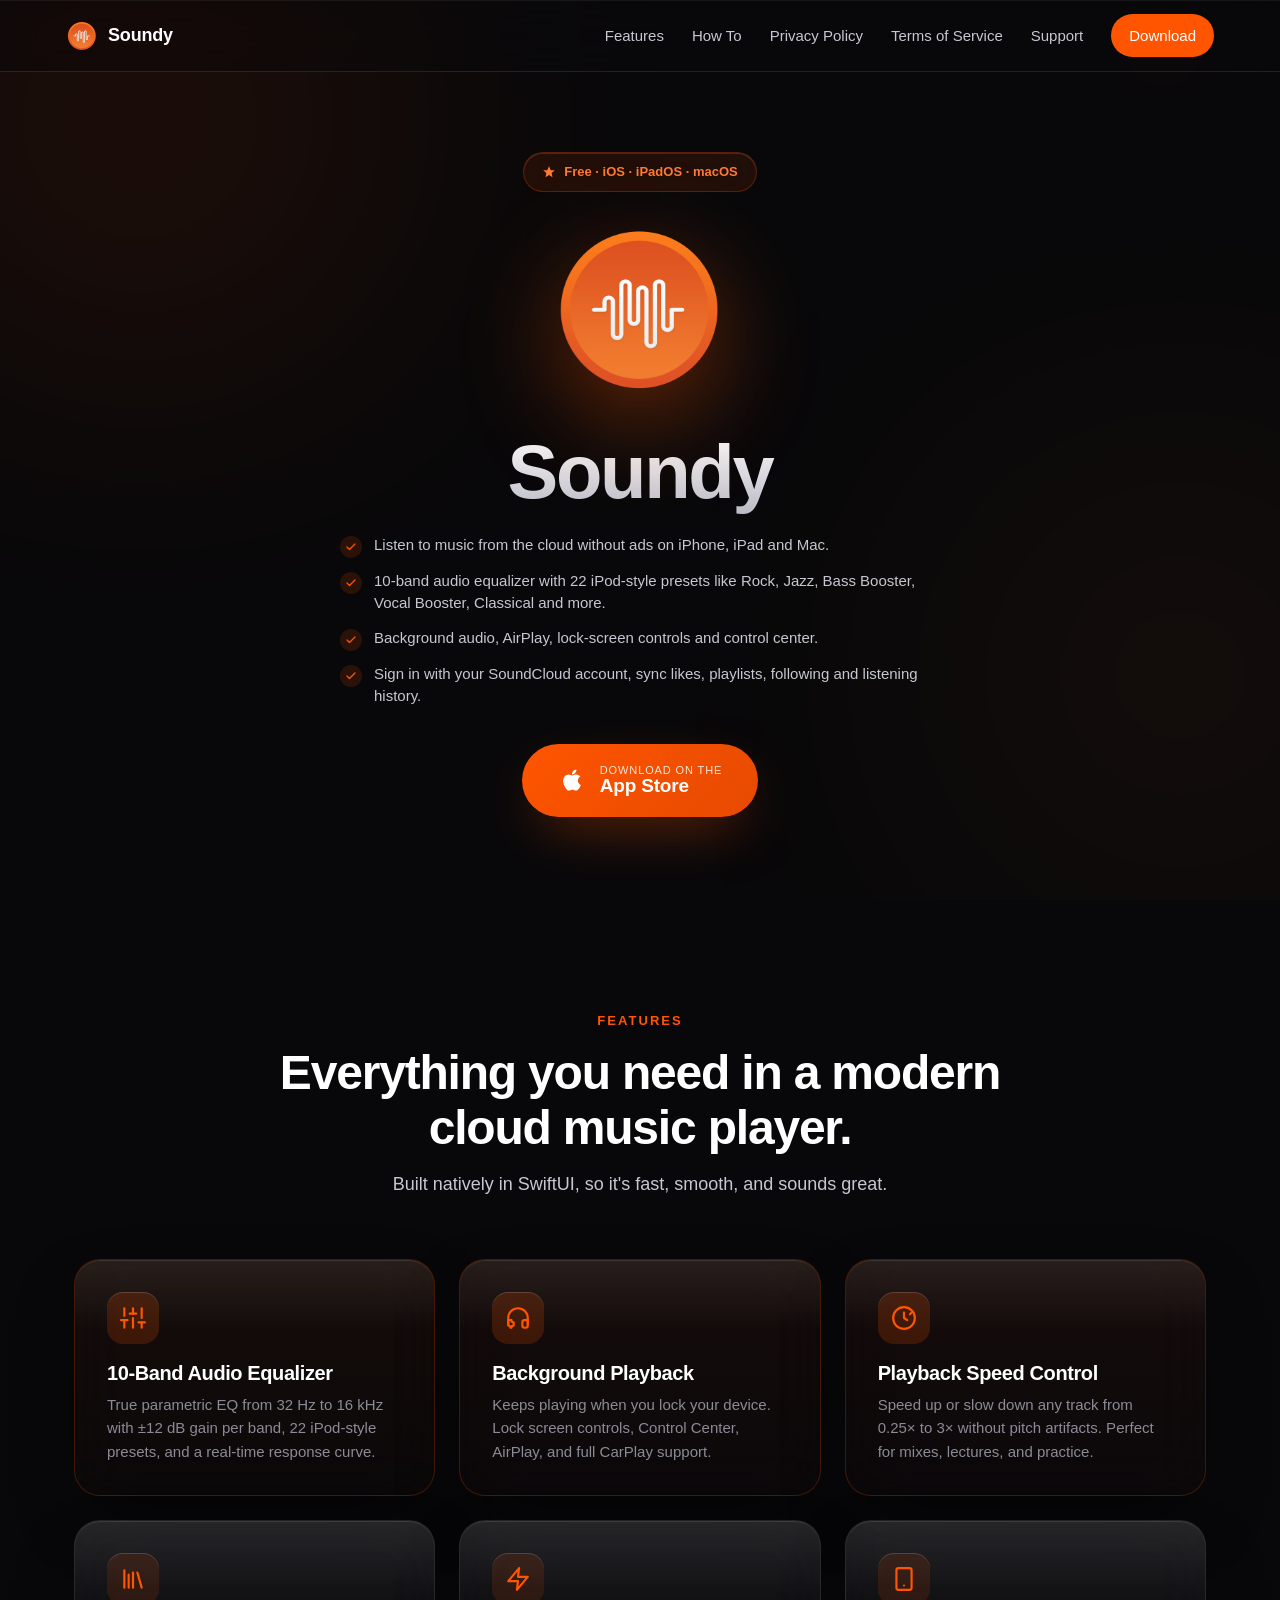
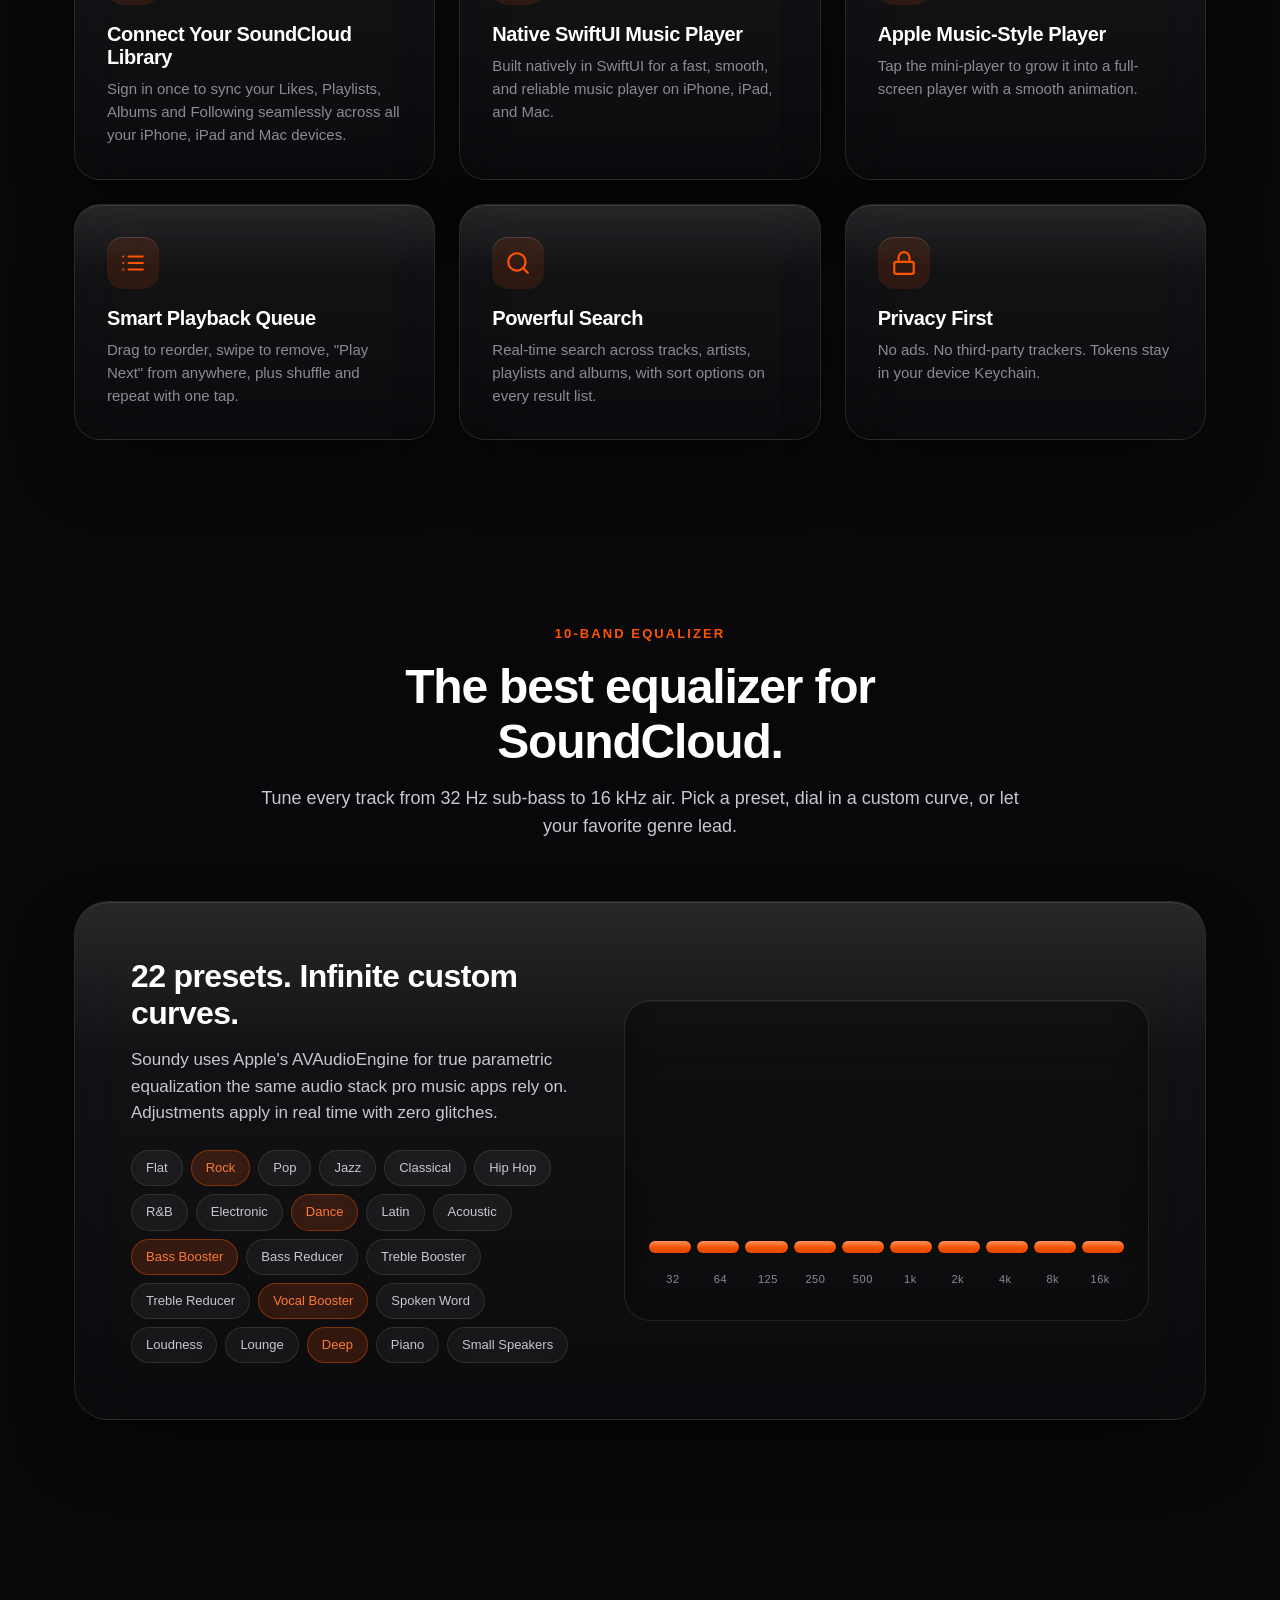
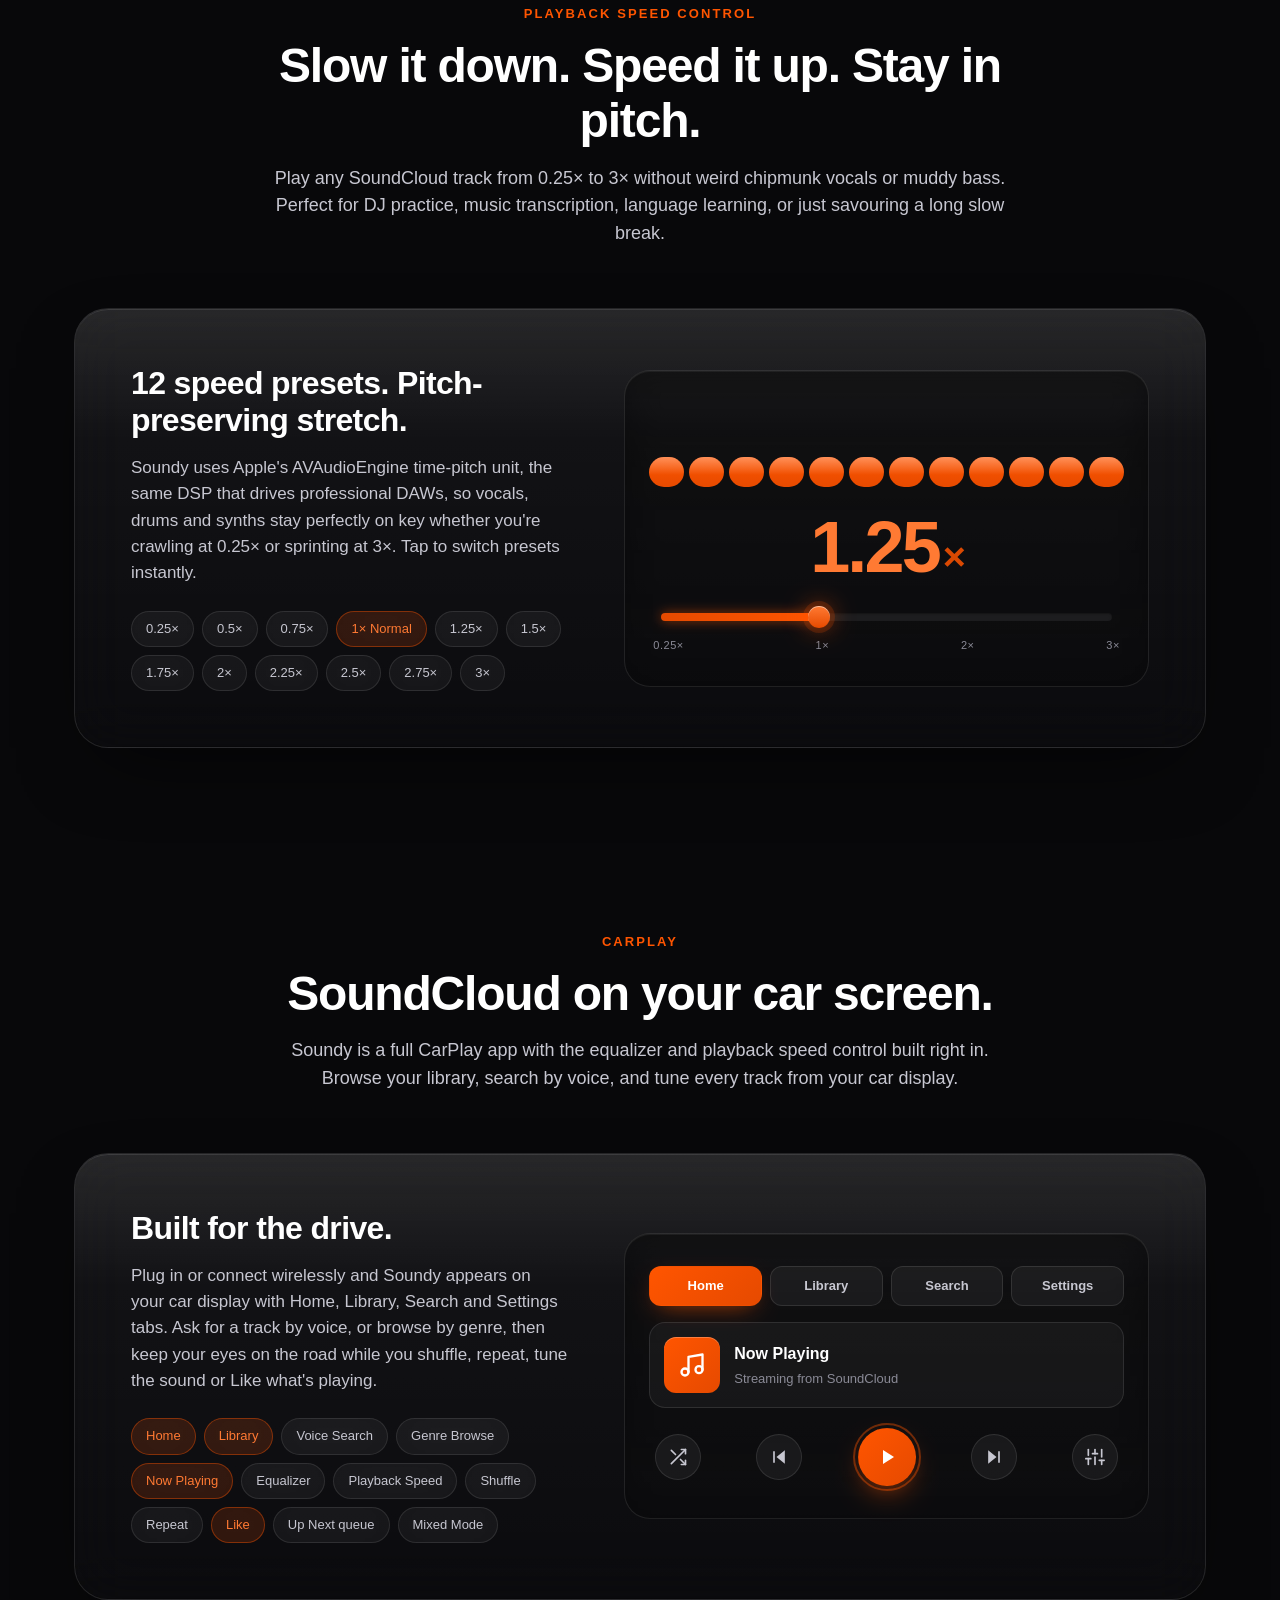
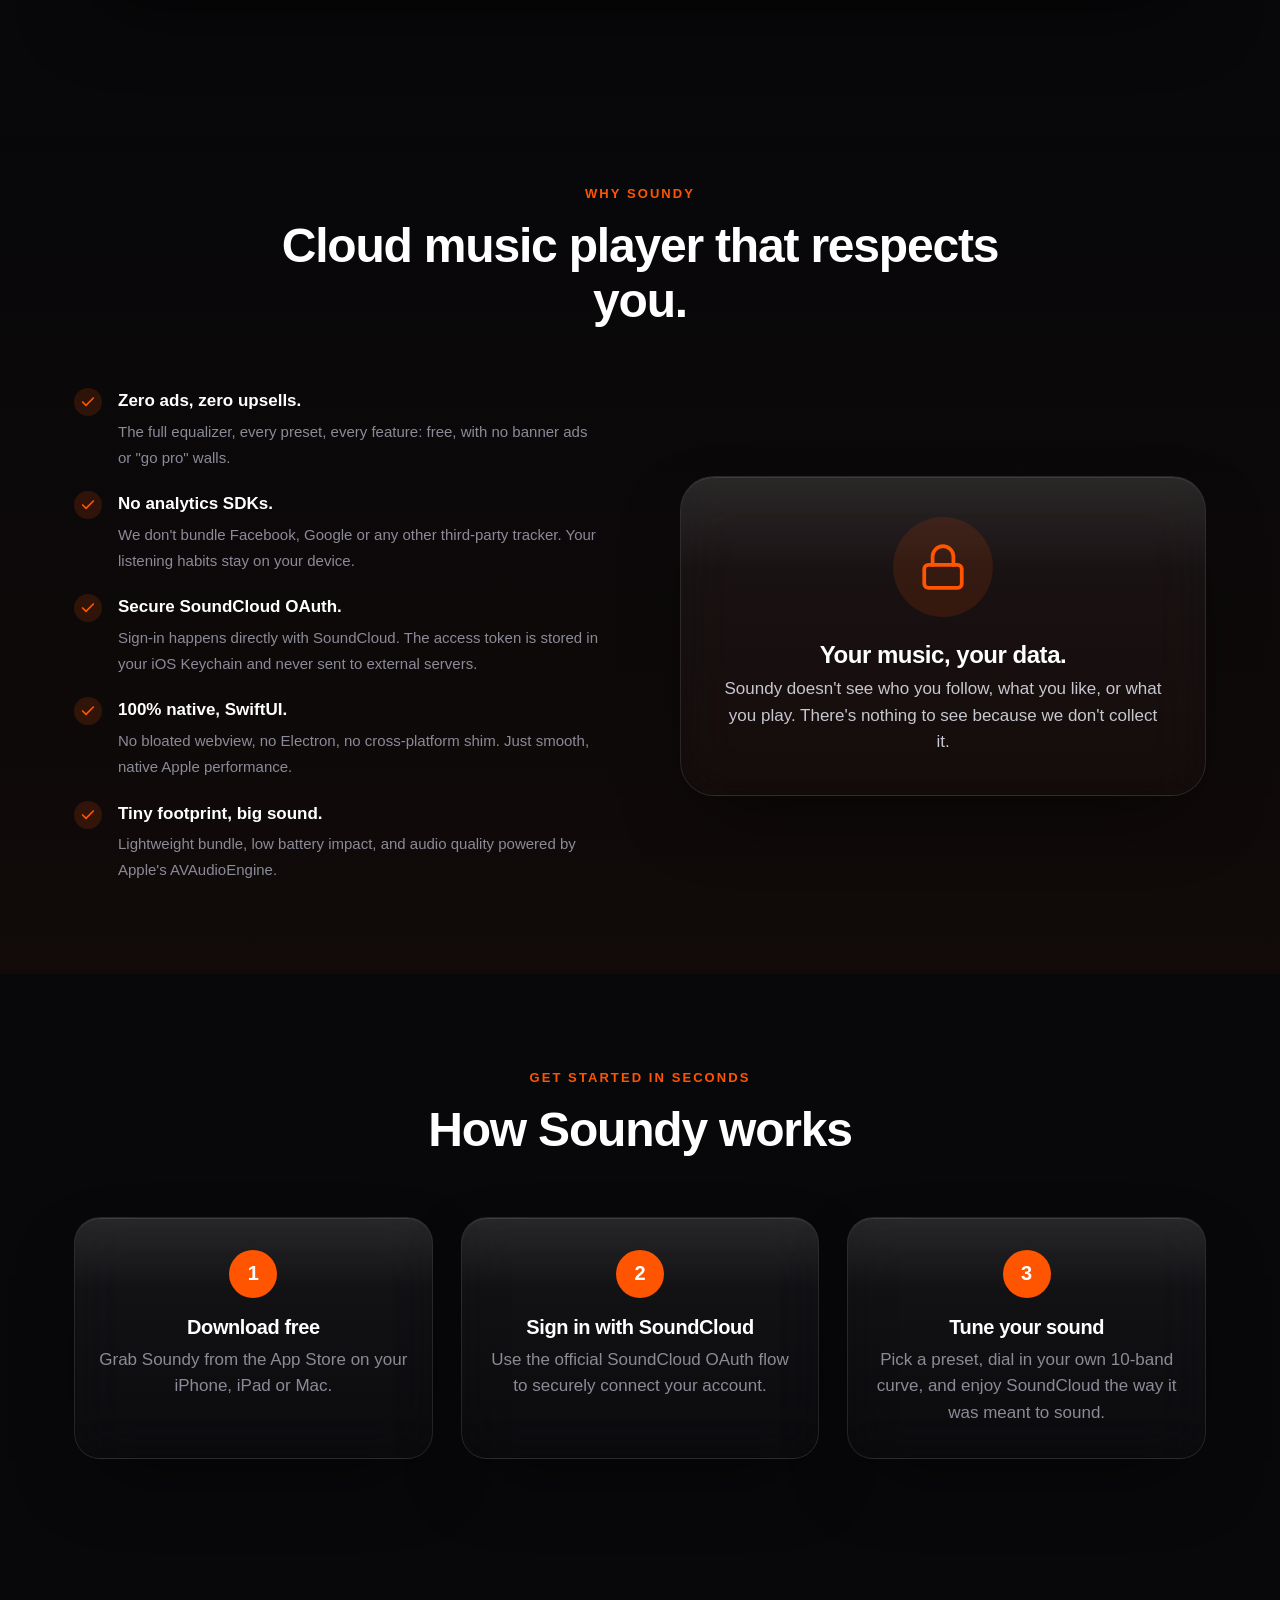
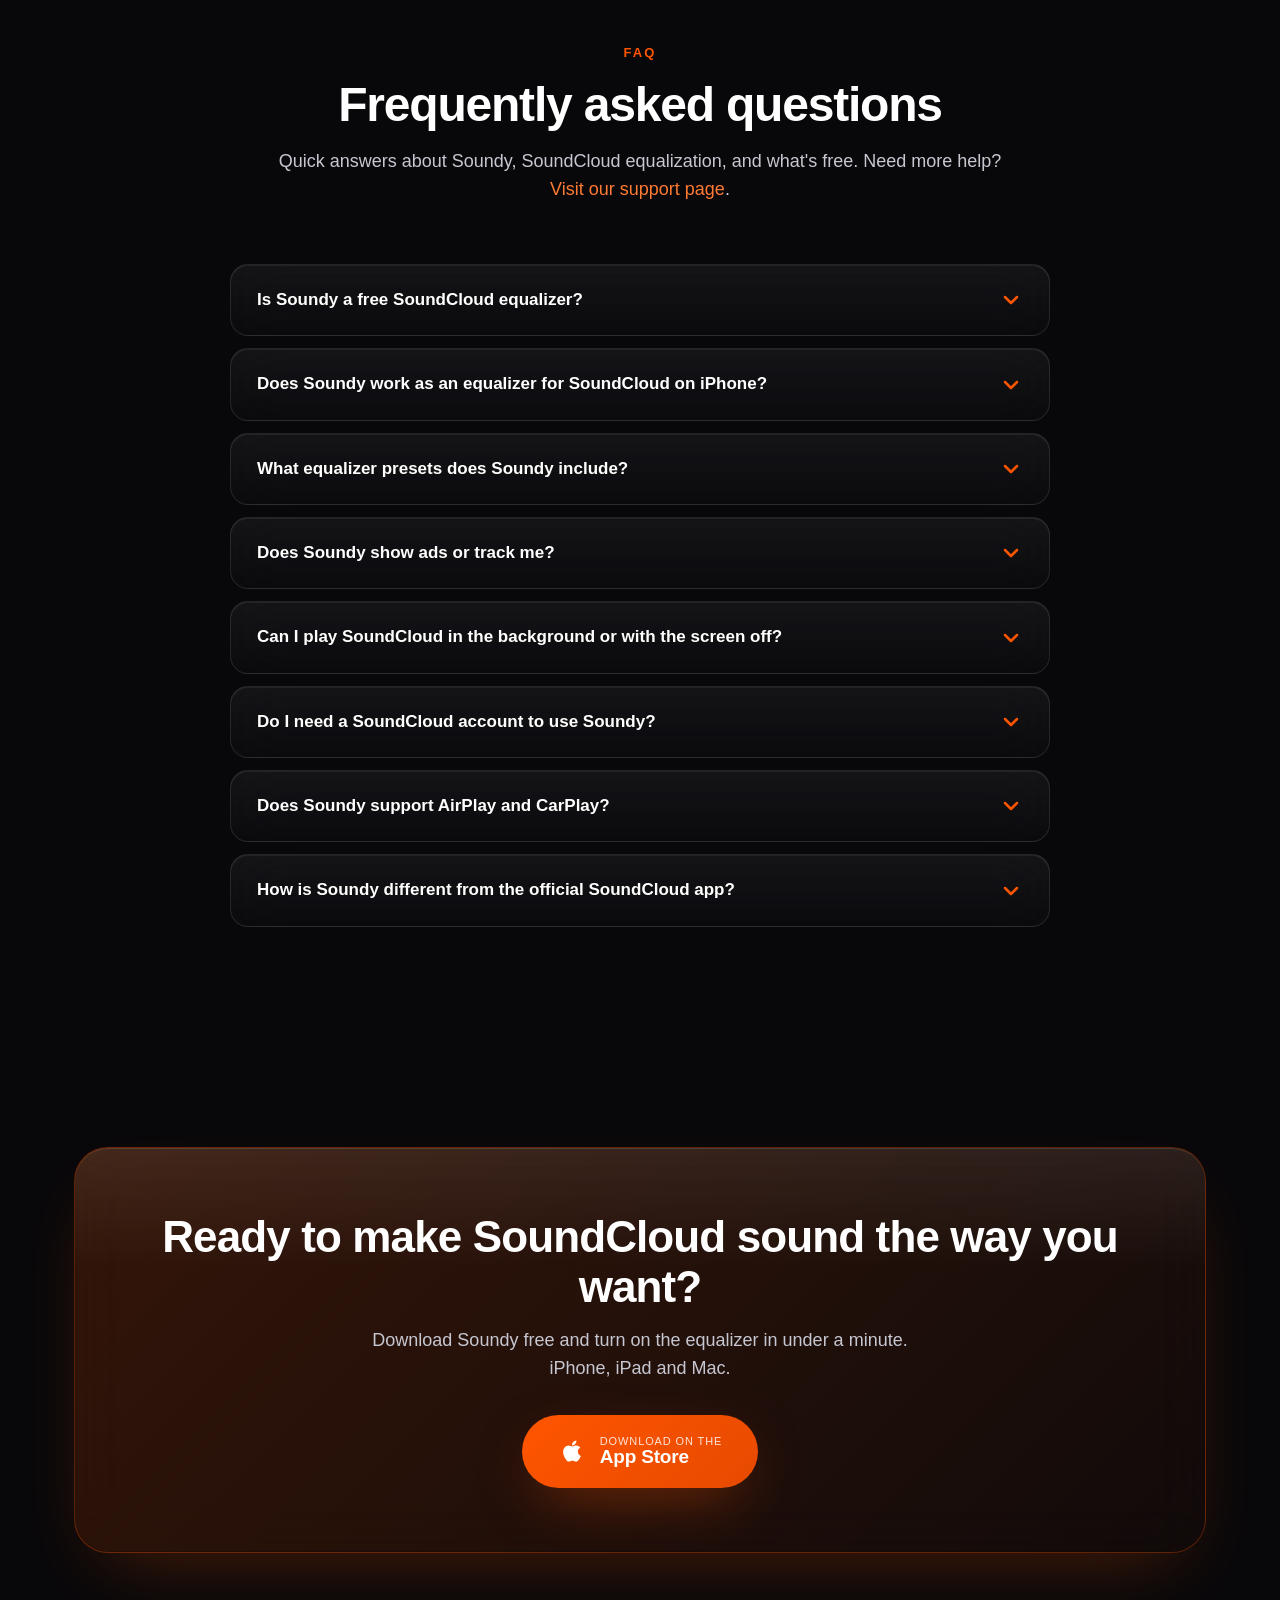
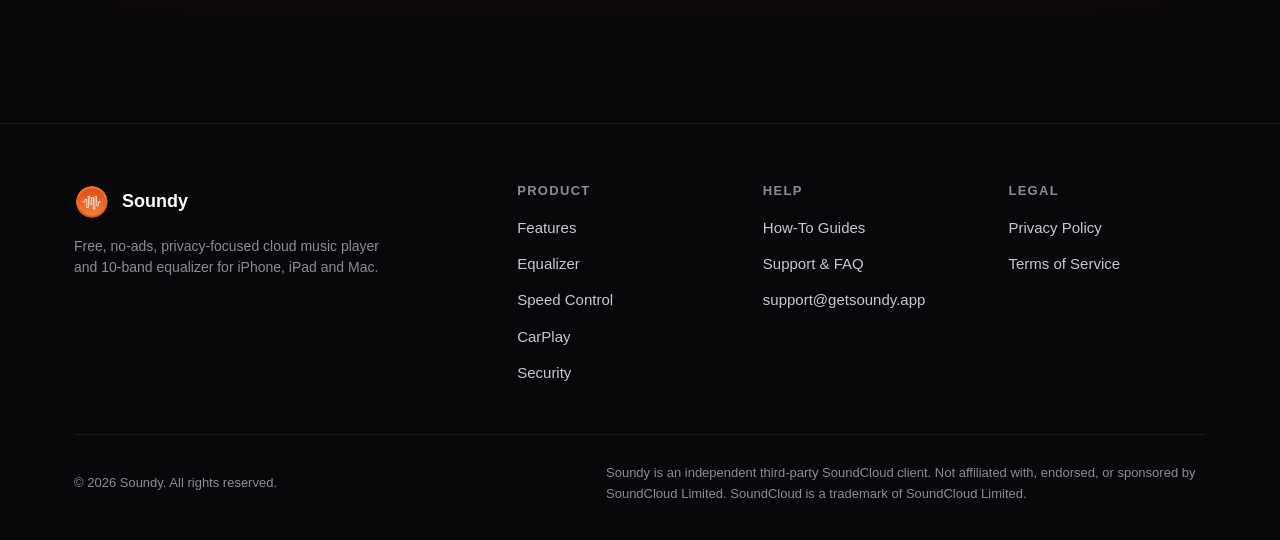
<file: index.html>
<!DOCTYPE html>
<html lang="en">
<head>
  <meta charset="UTF-8" />
  <meta name="viewport" content="width=device-width, initial-scale=1, viewport-fit=cover" />
  <meta name="theme-color" content="#ff5500" />

  <title>Soundy: Cloud Music Player & Equalizer for SoundCloud | Free, no ads, no telemetry</title>
  <meta name="description" content="Soundy is the free SoundCloud client for iPhone, iPad and Mac. Listen without ads, sync your likes and playlists, and tune every track with a 10-band equalizer and 22 iPod-style presets. No telemetry, no paid tier." />
  <meta name="keywords" content="equalizer for soundcloud, soundcloud equalizer, soundcloud equalizer iphone, soundcloud equalizer ios, soundcloud equalizer mac, soundcloud music player, soundcloud client ios, free soundcloud equalizer, no ads soundcloud player, soundcloud bass booster, soundcloud cloud music player, soundcloud EQ app, soundcloud listening app, soundcloud player macOS" />
  <meta name="author" content="Soundy" />
  <meta name="robots" content="index, follow, max-image-preview:large, max-snippet:-1" />
  <link rel="canonical" href="https://getsoundy.app/" />

  <!-- Open Graph -->
  <meta property="og:type" content="website" />
  <meta property="og:site_name" content="Soundy" />
  <meta property="og:title" content="Soundy: Cloud Music Player & Equalizer for SoundCloud" />
  <meta property="og:description" content="Listen to SoundCloud without ads. Sync your likes, playlists and following. Tune every track with a 10-band equalizer and 22 iPod-style presets. No telemetry, no paid tier." />
  <meta property="og:url" content="https://getsoundy.app/" />
  <meta property="og:image" content="https://getsoundy.app/assets/soundy-icon.png" />
  <meta property="og:image:width" content="1024" />
  <meta property="og:image:height" content="1024" />
  <meta property="og:locale" content="en_US" />

  <!-- Twitter -->
  <meta name="twitter:card" content="summary_large_image" />
  <meta name="twitter:title" content="Soundy: Cloud Music Player & Equalizer for SoundCloud" />
  <meta name="twitter:description" content="Listen to SoundCloud without ads on iPhone, iPad and Mac. 10-band equalizer, 22 presets, AirPlay, background audio. No telemetry, no paid tier." />
  <meta name="twitter:image" content="https://getsoundy.app/assets/soundy-icon.png" />

  <!-- App Store smart banner -->
  <meta name="apple-itunes-app" content="app-id=6778474045" />
  <meta name="apple-mobile-web-app-title" content="Soundy" />

  <!-- Icons -->
  <link rel="icon" type="image/png" href="assets/soundy-icon.png" />
  <link rel="apple-touch-icon" sizes="180x180" href="assets/soundy-icon.png" />
  <link rel="manifest" href="manifest.json" />

  <!-- Styles -->
  <link rel="preload" as="image" href="assets/soundy-icon.png" fetchpriority="high" />
  <link rel="stylesheet" href="css/styles.css" />

  <!-- JSON-LD: SoftwareApplication -->
  <script type="application/ld+json">
  {
    "@context": "https://schema.org",
    "@type": "MobileApplication",
    "name": "Soundy: Cloud Music Player & Equalizer for SoundCloud",
    "alternateName": ["Soundy", "Soundy Equalizer", "Soundy for SoundCloud"],
    "operatingSystem": "iOS 18, iPadOS 18, macOS",
    "applicationCategory": "MusicApplication",
    "applicationSubCategory": "Equalizer",
    "description": "Soundy is a free, no-ads, privacy-focused SoundCloud cloud music player for iOS and macOS featuring a 10-band audio equalizer with 22 iPod-style presets, AirPlay, background playback, lock screen controls, and a SoundCloud-style waveform scrubber.",
    "offers": {
      "@type": "Offer",
      "price": "0",
      "priceCurrency": "USD"
    },
    "downloadUrl": "https://apps.apple.com/us/app/soundy-cloud-music-player-eq/id6778474045",
    "installUrl": "https://apps.apple.com/us/app/soundy-cloud-music-player-eq/id6778474045",
    "url": "https://getsoundy.app/",
    "image": "https://getsoundy.app/assets/soundy-icon.png",
    "screenshot": "https://getsoundy.app/assets/soundy-icon.png",
    "softwareVersion": "1.0",
    "inLanguage": "en",
    "isAccessibleForFree": true,
    "featureList": [
      "10-band parametric audio equalizer",
      "22 iPod-style EQ presets (Rock, Pop, Jazz, Classical, Bass Booster, and more)",
      "SoundCloud cloud music player",
      "Search tracks, artists, playlists, and albums",
      "Personal library: Likes, Playlists, Albums, Following, Stations",
      "Recently played and listening history",
      "Apple Music-style mini player and full-screen player",
      "SoundCloud-style waveform scrubber",
      "Background audio playback",
      "Lock screen and Control Center playback controls",
      "AirPlay support",
      "Playback queue with drag-to-reorder",
      "Shuffle and repeat modes",
      "Dark theme",
      "No ads, no tracking, privacy focused"
    ],
    "author": {
      "@type": "Organization",
      "name": "Soundy",
      "url": "https://getsoundy.app/"
    }
  }
  </script>

  <!-- JSON-LD: Organization -->
  <script type="application/ld+json">
  {
    "@context": "https://schema.org",
    "@type": "Organization",
    "name": "Soundy",
    "url": "https://getsoundy.app/",
    "logo": "https://getsoundy.app/assets/soundy-icon.png",
    "email": "support@getsoundy.app",
    "sameAs": [
      "https://apps.apple.com/us/app/soundy-cloud-music-player-eq/id6778474045"
    ]
  }
  </script>

  <!-- JSON-LD: WebSite -->
  <script type="application/ld+json">
  {
    "@context": "https://schema.org",
    "@type": "WebSite",
    "name": "Soundy",
    "url": "https://getsoundy.app/",
    "description": "The official site of Soundy: a free, privacy-focused SoundCloud cloud music player and 10-band equalizer for iPhone, iPad, and Mac."
  }
  </script>

  <!-- JSON-LD: FAQ -->
  <script type="application/ld+json">
  {
    "@context": "https://schema.org",
    "@type": "FAQPage",
    "mainEntity": [
      {
        "@type": "Question",
        "name": "Is Soundy a free SoundCloud equalizer?",
        "acceptedAnswer": {
          "@type": "Answer",
          "text": "Yes. Soundy is 100% free to download and use. There are no ads, no in-app purchases required to enable the equalizer, and no paid tiers blocking core playback features."
        }
      },
      {
        "@type": "Question",
        "name": "Does Soundy work as an equalizer for SoundCloud on iPhone?",
        "acceptedAnswer": {
          "@type": "Answer",
          "text": "Yes. Soundy runs on iPhone, iPad and Mac (iOS/iPadOS 18 and later, and macOS) and applies its 10-band equalizer in real time to every track you stream from SoundCloud."
        }
      },
      {
        "@type": "Question",
        "name": "What equalizer presets does Soundy include?",
        "acceptedAnswer": {
          "@type": "Answer",
          "text": "Soundy ships with 22 iPod-style presets: Flat, Acoustic, Bass Booster, Bass Reducer, Classical, Dance, Deep, Electronic, Hip Hop, Jazz, Latin, Loudness, Lounge, Piano, Pop, R&B, Rock, Small Speakers, Spoken Word, Treble Booster, Treble Reducer, and Vocal Booster. You can also create your own custom curve."
        }
      },
      {
        "@type": "Question",
        "name": "Does Soundy show ads or track me?",
        "acceptedAnswer": {
          "@type": "Answer",
          "text": "No. Soundy contains no advertising, no third-party analytics SDKs, and no behavioral tracking. Your SoundCloud sign-in token is stored securely in your device's Keychain and never sent to our servers."
        }
      },
      {
        "@type": "Question",
        "name": "Can I play SoundCloud in the background or with the screen off?",
        "acceptedAnswer": {
          "@type": "Answer",
          "text": "Yes. Soundy supports background playback, lock screen controls, Control Center transport controls, AirPlay, and continues playing when you switch apps."
        }
      },
      {
        "@type": "Question",
        "name": "Do I need a SoundCloud account to use Soundy?",
        "acceptedAnswer": {
          "@type": "Answer",
          "text": "Yes. Soundy requires a SoundCloud account because SoundCloud's API only allows authorized access. If you don't have one yet, register for free at https://soundcloud.com/signup, then return to Soundy and tap 'Sign in with SoundCloud'."
        }
      },
      {
        "@type": "Question",
        "name": "Does Soundy support AirPlay and CarPlay?",
        "acceptedAnswer": {
          "@type": "Answer",
          "text": "Yes. Soundy supports AirPlay, so you can stream to HomePod, Apple TV and AirPlay 2 speakers. It also has full CarPlay support: browse your library, search by voice, and control playback from the car's Now Playing screen, including the equalizer and playback speed."
        }
      },
      {
        "@type": "Question",
        "name": "How is Soundy different from the official SoundCloud app?",
        "acceptedAnswer": {
          "@type": "Answer",
          "text": "Soundy is a third-party SoundCloud client focused on three things the official app doesn't offer: a real 10-band parametric equalizer with iPod-style presets, a completely ad-free interface, and zero behavioral tracking."
        }
      }
    ]
  }
  </script>
</head>
<body>
  <div class="bg-orb" aria-hidden="true"></div>

  <!-- Navigation -->
  <header class="nav">
    <div class="container nav-inner">
      <a href="index.html" class="nav-brand" aria-label="Soundy home">
        <img src="assets/soundy-icon.png" alt="Soundy app icon" width="32" height="32" />
        <span>Soundy</span>
      </a>
      <nav class="nav-links" aria-label="Primary">
        <a href="#features">Features</a>
        <a href="how-to/index.html">How To</a>
        <a href="privacy.html">Privacy Policy</a>
        <a href="terms.html">Terms of Service</a>
        <a href="support.html">Support</a>
        <a class="nav-cta" href="https://apps.apple.com/us/app/soundy-cloud-music-player-eq/id6778474045" rel="noopener">Download</a>
      </nav>
      <button class="nav-toggle" aria-label="Toggle menu" aria-expanded="false">
        <svg width="24" height="24" viewBox="0 0 24 24" fill="none" stroke="currentColor" stroke-width="2" stroke-linecap="round" stroke-linejoin="round"><line x1="3" y1="6" x2="21" y2="6"/><line x1="3" y1="12" x2="21" y2="12"/><line x1="3" y1="18" x2="21" y2="18"/></svg>
      </button>
    </div>
  </header>

  <!-- Hero -->
  <main>
    <section class="hero" aria-labelledby="hero-title">
      <div class="container">
        <div class="hero-badge">
          <svg width="14" height="14" viewBox="0 0 24 24" fill="currentColor" aria-hidden="true"><path d="M12 2l3 7h7l-5.5 4.5L18 21l-6-4-6 4 1.5-7.5L2 9h7z"/></svg>
          Free · iOS · iPadOS · macOS
        </div>

        <img class="hero-icon" src="assets/soundy-icon.png" alt="Soundy: Equalizer for SoundCloud app icon" width="180" height="180" fetchpriority="high" />

        <h1 id="hero-title">Soundy</h1>

        <ul class="hero-bullets" aria-label="Soundy key features">
          <li>
            <span class="check" aria-hidden="true"><svg viewBox="0 0 24 24" fill="none" stroke="currentColor" stroke-width="2.5" stroke-linecap="round" stroke-linejoin="round"><path d="M20 6 9 17l-5-5"/></svg></span>
            <span>Listen to music from the cloud without ads on iPhone, iPad and Mac.</span>
          </li>
          <li>
            <span class="check" aria-hidden="true"><svg viewBox="0 0 24 24" fill="none" stroke="currentColor" stroke-width="2.5" stroke-linecap="round" stroke-linejoin="round"><path d="M20 6 9 17l-5-5"/></svg></span>
            <span>10-band audio equalizer with 22 iPod-style presets like Rock, Jazz, Bass Booster, Vocal Booster, Classical and more.</span>
          </li>
          <li>
            <span class="check" aria-hidden="true"><svg viewBox="0 0 24 24" fill="none" stroke="currentColor" stroke-width="2.5" stroke-linecap="round" stroke-linejoin="round"><path d="M20 6 9 17l-5-5"/></svg></span>
            <span>Background audio, AirPlay, lock-screen controls and control center.</span>
          </li>
          <li>
            <span class="check" aria-hidden="true"><svg viewBox="0 0 24 24" fill="none" stroke="currentColor" stroke-width="2.5" stroke-linecap="round" stroke-linejoin="round"><path d="M20 6 9 17l-5-5"/></svg></span>
            <span>Sign in with your SoundCloud account, sync likes, playlists, following and listening history.</span>
          </li>
        </ul>

        <a class="btn-download" href="https://apps.apple.com/us/app/soundy-cloud-music-player-eq/id6778474045" rel="noopener" aria-label="Download Soundy on the App Store">
          <svg viewBox="0 0 24 24" fill="currentColor" aria-hidden="true"><path d="M17.05 20.28c-.98.95-2.05.86-3.08.41-1.09-.47-2.09-.48-3.24 0-1.44.62-2.2.44-3.06-.41C2.79 15.25 3.51 7.59 9.05 7.31c1.35.07 2.29.74 3.08.8 1.18-.24 2.31-.93 3.57-.84 1.51.12 2.65.72 3.4 1.8-3.12 1.87-2.38 5.98.48 7.13-.57 1.5-1.31 2.99-2.54 4.08zM12.03 7.25c-.15-2.23 1.66-4.07 3.74-4.25.29 2.58-2.34 4.5-3.74 4.25z"/></svg>
          <span class="btn-sub">
            <small>Download on the</small>
            <span>App Store</span>
          </span>
        </a>
      </div>
    </section>

    <!-- Features -->
    <section id="features" aria-labelledby="features-title">
      <div class="container">
        <div class="section-head">
          <span class="section-eyebrow">Features</span>
          <h2 id="features-title">Everything you need in a modern cloud music player.</h2>
          <p>Built natively in SwiftUI, so it's fast, smooth, and sounds great.</p>
        </div>

        <div class="features">
          <article class="feature feature-main">
            <div class="feature-icon" aria-hidden="true">
              <svg viewBox="0 0 24 24" fill="none" stroke="currentColor" stroke-width="2" stroke-linecap="round" stroke-linejoin="round"><line x1="4" y1="21" x2="4" y2="14"/><line x1="4" y1="10" x2="4" y2="3"/><line x1="12" y1="21" x2="12" y2="12"/><line x1="12" y1="8" x2="12" y2="3"/><line x1="20" y1="21" x2="20" y2="16"/><line x1="20" y1="12" x2="20" y2="3"/><line x1="1" y1="14" x2="7" y2="14"/><line x1="9" y1="8" x2="15" y2="8"/><line x1="17" y1="16" x2="23" y2="16"/></svg>
            </div>
            <h3>10-Band Audio Equalizer</h3>
            <p>True parametric EQ from 32&nbsp;Hz to 16&nbsp;kHz with ±12&nbsp;dB gain per band, 22 iPod-style presets, and a real-time response curve.</p>
          </article>

          <article class="feature feature-main">
            <div class="feature-icon" aria-hidden="true">
              <svg viewBox="0 0 24 24" fill="none" stroke="currentColor" stroke-width="2" stroke-linecap="round" stroke-linejoin="round"><path d="M3 18v-6a9 9 0 0 1 18 0v6"/><path d="M21 19a2 2 0 0 1-2 2h-1a2 2 0 0 1-2-2v-3a2 2 0 0 1 2-2h3z"/><path d="M3 19a2 2 0 0 1 2 2h1a2 2 0 0 1 2-2v-3a2 2 0 0 1-2-2H3z"/></svg>
            </div>
            <h3>Background Playback</h3>
            <p>Keeps playing when you lock your device. Lock screen controls, Control Center, AirPlay, and full CarPlay support.</p>
          </article>

          <article class="feature feature-main">
            <div class="feature-icon" aria-hidden="true">
              <svg viewBox="0 0 24 24" fill="none" stroke="currentColor" stroke-width="2" stroke-linecap="round" stroke-linejoin="round"><circle cx="12" cy="12" r="10"/><polyline points="12 7 12 12 15 14"/><path d="M17.5 8.5l1.5-1.5"/></svg>
            </div>
            <h3>Playback Speed Control</h3>
            <p>Speed up or slow down any track from 0.25× to 3× without pitch artifacts. Perfect for mixes, lectures, and practice.</p>
          </article>

          <article class="feature">
            <div class="feature-icon" aria-hidden="true">
              <svg viewBox="0 0 24 24" fill="none" stroke="currentColor" stroke-width="2" stroke-linecap="round" stroke-linejoin="round"><path d="M4 4v16"/><path d="M8 8v12"/><path d="M12 6v14"/><path d="m16 6 4 14"/></svg>
            </div>
            <h3>Connect Your SoundCloud Library</h3>
            <p>Sign in once to sync your Likes, Playlists, Albums and Following seamlessly across all your iPhone, iPad and Mac devices.</p>
          </article>

          <article class="feature">
            <div class="feature-icon" aria-hidden="true">
              <svg viewBox="0 0 24 24" fill="none" stroke="currentColor" stroke-width="2" stroke-linecap="round" stroke-linejoin="round"><polygon points="13 2 3 14 12 14 11 22 21 10 12 10 13 2"/></svg>
            </div>
            <h3>Native SwiftUI Music Player</h3>
            <p>Built natively in SwiftUI for a fast, smooth, and reliable music player on iPhone, iPad, and Mac.</p>
          </article>

          <article class="feature">
            <div class="feature-icon" aria-hidden="true">
              <svg viewBox="0 0 24 24" fill="none" stroke="currentColor" stroke-width="2" stroke-linecap="round" stroke-linejoin="round"><rect x="5" y="2" width="14" height="20" rx="2"/><line x1="12" y1="18" x2="12" y2="18"/></svg>
            </div>
            <h3>Apple Music-Style Player</h3>
            <p>Tap the mini-player to grow it into a full-screen player with a smooth animation.</p>
          </article>

          <article class="feature">
            <div class="feature-icon" aria-hidden="true">
              <svg viewBox="0 0 24 24" fill="none" stroke="currentColor" stroke-width="2" stroke-linecap="round" stroke-linejoin="round"><line x1="8" y1="6" x2="21" y2="6"/><line x1="8" y1="12" x2="21" y2="12"/><line x1="8" y1="18" x2="21" y2="18"/><line x1="3" y1="6" x2="3.01" y2="6"/><line x1="3" y1="12" x2="3.01" y2="12"/><line x1="3" y1="18" x2="3.01" y2="18"/></svg>
            </div>
            <h3>Smart Playback Queue</h3>
            <p>Drag to reorder, swipe to remove, "Play Next" from anywhere, plus shuffle and repeat with one tap.</p>
          </article>

          <article class="feature">
            <div class="feature-icon" aria-hidden="true">
              <svg viewBox="0 0 24 24" fill="none" stroke="currentColor" stroke-width="2" stroke-linecap="round" stroke-linejoin="round"><circle cx="11" cy="11" r="8"/><line x1="21" y1="21" x2="16.65" y2="16.65"/></svg>
            </div>
            <h3>Powerful Search</h3>
            <p>Real-time search across tracks, artists, playlists and albums, with sort options on every result list.</p>
          </article>

          <article class="feature">
            <div class="feature-icon" aria-hidden="true">
              <svg viewBox="0 0 24 24" fill="none" stroke="currentColor" stroke-width="2" stroke-linecap="round" stroke-linejoin="round"><rect x="3" y="11" width="18" height="11" rx="2"/><path d="M7 11V7a5 5 0 0110 0v4"/></svg>
            </div>
            <h3>Privacy First</h3>
            <p>No ads. No third-party trackers. Tokens stay in your device Keychain.</p>
          </article>
        </div>
      </div>
    </section>

    <!-- Equalizer showcase -->
    <section id="equalizer" aria-labelledby="eq-title">
      <div class="container">
        <div class="section-head">
          <span class="section-eyebrow">10-Band Equalizer</span>
          <h2 id="eq-title">The best equalizer for SoundCloud.</h2>
          <p>Tune every track from 32&nbsp;Hz sub-bass to 16&nbsp;kHz air. Pick a preset, dial in a custom curve, or let your favorite genre lead.</p>
        </div>

        <div class="eq-showcase">
          <div class="eq-grid">
            <div class="eq-text">
              <h3>22 presets. Infinite custom curves.</h3>
              <p>Soundy uses Apple's AVAudioEngine for true parametric equalization the same audio stack pro music apps rely on. Adjustments apply in real time with zero glitches.</p>

              <div class="preset-tags" aria-label="Equalizer presets">
                <span class="preset-tag">Flat</span>
                <span class="preset-tag active">Rock</span>
                <span class="preset-tag">Pop</span>
                <span class="preset-tag">Jazz</span>
                <span class="preset-tag">Classical</span>
                <span class="preset-tag">Hip Hop</span>
                <span class="preset-tag">R&amp;B</span>
                <span class="preset-tag">Electronic</span>
                <span class="preset-tag active">Dance</span>
                <span class="preset-tag">Latin</span>
                <span class="preset-tag">Acoustic</span>
                <span class="preset-tag active">Bass Booster</span>
                <span class="preset-tag">Bass Reducer</span>
                <span class="preset-tag">Treble Booster</span>
                <span class="preset-tag">Treble Reducer</span>
                <span class="preset-tag active">Vocal Booster</span>
                <span class="preset-tag">Spoken Word</span>
                <span class="preset-tag">Loudness</span>
                <span class="preset-tag">Lounge</span>
                <span class="preset-tag active">Deep</span>
                <span class="preset-tag">Piano</span>
                <span class="preset-tag">Small Speakers</span>
              </div>
            </div>

            <div class="eq-visual" aria-hidden="true">
              <div class="eq-bars">
                <span class="eq-bar"></span><span class="eq-bar"></span><span class="eq-bar"></span>
                <span class="eq-bar"></span><span class="eq-bar"></span><span class="eq-bar"></span>
                <span class="eq-bar"></span><span class="eq-bar"></span><span class="eq-bar"></span>
                <span class="eq-bar"></span>
              </div>
              <div class="eq-freqs">
                <span>32</span><span>64</span><span>125</span><span>250</span><span>500</span>
                <span>1k</span><span>2k</span><span>4k</span><span>8k</span><span>16k</span>
              </div>
            </div>
          </div>
        </div>
      </div>
    </section>

    <!-- Playback Speed showcase -->
    <section id="speed" aria-labelledby="speed-title">
      <div class="container">
        <div class="section-head">
          <span class="section-eyebrow">Playback Speed Control</span>
          <h2 id="speed-title">Slow it down. Speed it up. Stay in pitch.</h2>
          <p>Play any SoundCloud track from 0.25× to 3× without weird chipmunk vocals or muddy bass. Perfect for DJ practice, music transcription, language learning, or just savouring a long slow break.</p>
        </div>

        <div class="eq-showcase">
          <div class="eq-grid">
            <div class="eq-text">
              <h3>12 speed presets. Pitch-preserving stretch.</h3>
              <p>Soundy uses Apple's AVAudioEngine time-pitch unit, the same DSP that drives professional DAWs, so vocals, drums and synths stay perfectly on key whether you're crawling at 0.25× or sprinting at 3×. Tap to switch presets instantly.</p>

              <div class="preset-tags" aria-label="Playback speed presets">
                <span class="preset-tag">0.25×</span>
                <span class="preset-tag">0.5×</span>
                <span class="preset-tag">0.75×</span>
                <span class="preset-tag active">1× Normal</span>
                <span class="preset-tag">1.25×</span>
                <span class="preset-tag">1.5×</span>
                <span class="preset-tag">1.75×</span>
                <span class="preset-tag">2×</span>
                <span class="preset-tag">2.25×</span>
                <span class="preset-tag">2.5×</span>
                <span class="preset-tag">2.75×</span>
                <span class="preset-tag">3×</span>
              </div>
            </div>

            <div class="eq-visual speed-visual" aria-hidden="true">
              <div class="speed-pulses">
                <span></span><span></span><span></span><span></span>
                <span></span><span></span><span></span><span></span>
                <span></span><span></span><span></span><span></span>
              </div>

              <div class="speed-readout">
                <span class="speed-num"></span><span class="speed-x">×</span>
              </div>

              <div class="speed-track">
                <div class="speed-track-fill"></div>
                <div class="speed-track-dot"></div>
              </div>

              <div class="speed-labels">
                <span>0.25×</span><span>1×</span><span>2×</span><span>3×</span>
              </div>
            </div>
          </div>
        </div>
      </div>
    </section>

    <!-- CarPlay showcase -->
    <section id="carplay" aria-labelledby="carplay-title">
      <div class="container">
        <div class="section-head">
          <span class="section-eyebrow">CarPlay</span>
          <h2 id="carplay-title">SoundCloud on your car screen.</h2>
          <p>Soundy is a full CarPlay app with the equalizer and playback speed control built right in. Browse your library, search by voice, and tune every track from your car display.</p>
        </div>

        <div class="eq-showcase">
          <div class="eq-grid">
            <div class="eq-text">
              <h3>Built for the drive.</h3>
              <p>Plug in or connect wirelessly and Soundy appears on your car display with Home, Library, Search and Settings tabs. Ask for a track by voice, or browse by genre, then keep your eyes on the road while you shuffle, repeat, tune the sound or Like what's playing.</p>

              <div class="preset-tags" aria-label="CarPlay features">
                <span class="preset-tag active">Home</span>
                <span class="preset-tag active">Library</span>
                <span class="preset-tag">Voice Search</span>
                <span class="preset-tag">Genre Browse</span>
                <span class="preset-tag active">Now Playing</span>
                <span class="preset-tag">Equalizer</span>
                <span class="preset-tag">Playback Speed</span>
                <span class="preset-tag">Shuffle</span>
                <span class="preset-tag">Repeat</span>
                <span class="preset-tag active">Like</span>
                <span class="preset-tag">Up Next queue</span>
                <span class="preset-tag">Mixed Mode</span>
              </div>
            </div>

            <div class="eq-visual carplay-visual" aria-hidden="true">
              <div class="cp-screen">
                <div class="cp-tabs">
                  <span class="cp-tab active">Home</span>
                  <span class="cp-tab">Library</span>
                  <span class="cp-tab">Search</span>
                  <span class="cp-tab">Settings</span>
                </div>

                <div class="cp-now">
                  <div class="cp-art">
                    <svg viewBox="0 0 24 24" fill="none" stroke="currentColor" stroke-width="2" stroke-linecap="round" stroke-linejoin="round"><path d="M9 18V5l12-2v13"/><circle cx="6" cy="18" r="3"/><circle cx="18" cy="16" r="3"/></svg>
                  </div>
                  <div class="cp-meta">
                    <strong>Now Playing</strong>
                    <span>Streaming from SoundCloud</span>
                  </div>
                </div>

                <div class="cp-controls">
                  <span class="cp-btn" title="Shuffle"><svg viewBox="0 0 24 24" fill="none" stroke="currentColor" stroke-width="2" stroke-linecap="round" stroke-linejoin="round"><path d="M16 3h5v5"/><path d="M4 20 21 3"/><path d="M21 16v5h-5"/><path d="M15 15l6 6"/><path d="M4 4l5 5"/></svg></span>
                  <span class="cp-btn" title="Previous"><svg viewBox="0 0 24 24" fill="currentColor"><path d="M19 20 9 12l10-8v16zM5 19V5h2v14z"/></svg></span>
                  <span class="cp-btn cp-play" title="Play"><svg viewBox="0 0 24 24" fill="currentColor"><path d="M8 5v14l11-7z"/></svg></span>
                  <span class="cp-btn" title="Next"><svg viewBox="0 0 24 24" fill="currentColor"><path d="M5 4l10 8-10 8V4zm12 1h2v14h-2z"/></svg></span>
                  <span class="cp-btn" title="Equalizer"><svg viewBox="0 0 24 24" fill="none" stroke="currentColor" stroke-width="2" stroke-linecap="round" stroke-linejoin="round"><line x1="4" y1="21" x2="4" y2="14"/><line x1="4" y1="10" x2="4" y2="3"/><line x1="12" y1="21" x2="12" y2="12"/><line x1="12" y1="8" x2="12" y2="3"/><line x1="20" y1="21" x2="20" y2="16"/><line x1="20" y1="12" x2="20" y2="3"/><line x1="1" y1="14" x2="7" y2="14"/><line x1="9" y1="8" x2="15" y2="8"/><line x1="17" y1="16" x2="23" y2="16"/></svg></span>
                </div>
              </div>
            </div>
          </div>
        </div>
      </div>
    </section>

    <!-- Why Soundy / Privacy -->
    <section id="privacy" class="why" aria-labelledby="why-title">
      <div class="container">
        <div class="section-head">
          <span class="section-eyebrow">Why Soundy</span>
          <h2 id="why-title">Cloud music player that respects you.</h2>
        </div>

        <div class="why-grid">
          <ul class="why-list">
            <li>
              <span class="check" aria-hidden="true"><svg viewBox="0 0 24 24" fill="none" stroke="currentColor" stroke-width="2.5" stroke-linecap="round" stroke-linejoin="round"><path d="M20 6 9 17l-5-5"/></svg></span>
              <div><strong>Zero ads, zero upsells.</strong><span>The full equalizer, every preset, every feature: free, with no banner ads or "go pro" walls.</span></div>
            </li>
            <li>
              <span class="check" aria-hidden="true"><svg viewBox="0 0 24 24" fill="none" stroke="currentColor" stroke-width="2.5" stroke-linecap="round" stroke-linejoin="round"><path d="M20 6 9 17l-5-5"/></svg></span>
              <div><strong>No analytics SDKs.</strong><span>We don't bundle Facebook, Google or any other third-party tracker. Your listening habits stay on your device.</span></div>
            </li>
            <li>
              <span class="check" aria-hidden="true"><svg viewBox="0 0 24 24" fill="none" stroke="currentColor" stroke-width="2.5" stroke-linecap="round" stroke-linejoin="round"><path d="M20 6 9 17l-5-5"/></svg></span>
              <div><strong>Secure SoundCloud OAuth.</strong><span>Sign-in happens directly with SoundCloud. The access token is stored in your iOS Keychain and never sent to external servers.</span></div>
            </li>
            <li>
              <span class="check" aria-hidden="true"><svg viewBox="0 0 24 24" fill="none" stroke="currentColor" stroke-width="2.5" stroke-linecap="round" stroke-linejoin="round"><path d="M20 6 9 17l-5-5"/></svg></span>
              <div><strong>100% native, SwiftUI.</strong><span>No bloated webview, no Electron, no cross-platform shim. Just smooth, native Apple performance.</span></div>
            </li>
            <li>
              <span class="check" aria-hidden="true"><svg viewBox="0 0 24 24" fill="none" stroke="currentColor" stroke-width="2.5" stroke-linecap="round" stroke-linejoin="round"><path d="M20 6 9 17l-5-5"/></svg></span>
              <div><strong>Tiny footprint, big sound.</strong><span>Lightweight bundle, low battery impact, and audio quality powered by Apple's AVAudioEngine.</span></div>
            </li>
          </ul>

          <div class="why-visual">
            <div class="lock-icon" aria-hidden="true">
              <svg viewBox="0 0 24 24" fill="none" stroke="currentColor" stroke-width="1.8" stroke-linecap="round" stroke-linejoin="round"><rect x="3" y="11" width="18" height="11" rx="2"/><path d="M7 11V7a5 5 0 0110 0v4"/></svg>
            </div>
            <h3 style="font-size:24px;margin-bottom:8px;">Your music, your data.</h3>
            <p style="margin:0;">Soundy doesn't see who you follow, what you like, or what you play. There's nothing to see because we don't collect it.</p>
          </div>
        </div>
      </div>
    </section>

    <!-- How it works -->
    <section id="how" aria-labelledby="how-title">
      <div class="container">
        <div class="section-head">
          <span class="section-eyebrow">Get started in seconds</span>
          <h2 id="how-title">How Soundy works</h2>
        </div>

        <div class="steps">
          <article class="step">
            <div class="step-num">1</div>
            <h3>Download free</h3>
            <p>Grab Soundy from the App Store on your iPhone, iPad or Mac.</p>
          </article>
          <article class="step">
            <div class="step-num">2</div>
            <h3>Sign in with SoundCloud</h3>
            <p>Use the official SoundCloud OAuth flow to securely connect your account.</p>
          </article>
          <article class="step">
            <div class="step-num">3</div>
            <h3>Tune your sound</h3>
            <p>Pick a preset, dial in your own 10-band curve, and enjoy SoundCloud the way it was meant to sound.</p>
          </article>
        </div>
      </div>
    </section>

    <!-- FAQ -->
    <section id="faq" aria-labelledby="faq-title">
      <div class="container">
        <div class="section-head">
          <span class="section-eyebrow">FAQ</span>
          <h2 id="faq-title">Frequently asked questions</h2>
          <p>Quick answers about Soundy, SoundCloud equalization, and what's free. Need more help? <a href="support.html">Visit our support page</a>.</p>
        </div>

        <div class="faq-list">
          <details class="faq-item">
            <summary class="faq-summary">Is Soundy a free SoundCloud equalizer?</summary>
            <div class="faq-body">
              <p>Yes. Soundy is 100% free to download and use. There are no ads, no in-app purchases required to enable the equalizer, and no paid tiers blocking core playback features.</p>
            </div>
          </details>

          <details class="faq-item">
            <summary class="faq-summary">Does Soundy work as an equalizer for SoundCloud on iPhone?</summary>
            <div class="faq-body">
              <p>Yes. Soundy runs on iPhone, iPad and Mac (iOS&nbsp;18, iPadOS&nbsp;18 and macOS), and applies its 10-band equalizer in real time to every track you stream from SoundCloud.</p>
            </div>
          </details>

          <details class="faq-item">
            <summary class="faq-summary">What equalizer presets does Soundy include?</summary>
            <div class="faq-body">
              <p>Soundy ships with 22 classic iPod-style presets: Flat, Acoustic, Bass Booster, Bass Reducer, Classical, Dance, Deep, Electronic, Hip Hop, Jazz, Latin, Loudness, Lounge, Piano, Pop, R&amp;B, Rock, Small Speakers, Spoken Word, Treble Booster, Treble Reducer and Vocal Booster. You can also create your own custom curve.</p>
            </div>
          </details>

          <details class="faq-item">
            <summary class="faq-summary">Does Soundy show ads or track me?</summary>
            <div class="faq-body">
              <p>No. Soundy contains no advertising, no third-party analytics SDKs, and no behavioral tracking. Your SoundCloud sign-in token is stored securely in your device's Keychain and never sent to external servers.</p>
            </div>
          </details>

          <details class="faq-item">
            <summary class="faq-summary">Can I play SoundCloud in the background or with the screen off?</summary>
            <div class="faq-body">
              <p>Yes. Soundy supports background playback, lock-screen controls, Control Center transport controls, AirPlay, and continues playing when you switch apps.</p>
            </div>
          </details>

          <details class="faq-item">
            <summary class="faq-summary">Do I need a SoundCloud account to use Soundy?</summary>
            <div class="faq-body">
              <p>Yes. Soundy requires a SoundCloud account because SoundCloud's API only allows authorized access to its catalog. Once signed in, you'll get full access to your Likes, Playlists, Following, Albums, Stations, listening history and personalized recommendations.</p>
              <p>Don't have an account yet? Register for free at <a href="https://soundcloud.com/signup" rel="noopener nofollow" target="_blank">soundcloud.com/signup</a>, then come back to Soundy and tap <strong>"Sign in with SoundCloud"</strong>.</p>
            </div>
          </details>

          <details class="faq-item">
            <summary class="faq-summary">Does Soundy support AirPlay and CarPlay?</summary>
            <div class="faq-body">
              <p>Yes. Soundy supports AirPlay, so you can stream to HomePod, Apple TV and AirPlay 2 speakers. It also has full CarPlay support: browse your library, search by voice, and control playback from the car's Now Playing screen, including the equalizer and playback speed.</p>
            </div>
          </details>

          <details class="faq-item">
            <summary class="faq-summary">How is Soundy different from the official SoundCloud app?</summary>
            <div class="faq-body">
              <p>Soundy is a third-party SoundCloud client focused on three things the official app doesn't offer: a real 10-band parametric equalizer with iPod-style presets, a completely ad-free interface, and zero behavioral tracking.</p>
            </div>
          </details>
        </div>
      </div>
    </section>

    <!-- Final CTA -->
    <section aria-labelledby="cta-title">
      <div class="container">
        <div class="cta-banner">
          <h2 id="cta-title">Ready to make SoundCloud sound the way you want?</h2>
          <p>Download Soundy free and turn on the equalizer in under a minute. iPhone, iPad and Mac.</p>
          <a class="btn-download" href="https://apps.apple.com/us/app/soundy-cloud-music-player-eq/id6778474045" rel="noopener" aria-label="Download Soundy on the App Store">
            <svg viewBox="0 0 24 24" fill="currentColor" aria-hidden="true"><path d="M17.05 20.28c-.98.95-2.05.86-3.08.41-1.09-.47-2.09-.48-3.24 0-1.44.62-2.2.44-3.06-.41C2.79 15.25 3.51 7.59 9.05 7.31c1.35.07 2.29.74 3.08.8 1.18-.24 2.31-.93 3.57-.84 1.51.12 2.65.72 3.4 1.8-3.12 1.87-2.38 5.98.48 7.13-.57 1.5-1.31 2.99-2.54 4.08zM12.03 7.25c-.15-2.23 1.66-4.07 3.74-4.25.29 2.58-2.34 4.5-3.74 4.25z"/></svg>
            <span class="btn-sub">
              <small>Download on the</small>
              <span>App Store</span>
            </span>
          </a>
        </div>
      </div>
    </section>
  </main>

  <!-- Footer -->
  <footer class="footer">
    <div class="container">
      <div class="footer-grid">
        <div>
          <div class="footer-brand">
            <img src="assets/soundy-icon.png" alt="" width="36" height="36" />
            <strong>Soundy</strong>
          </div>
          <p class="footer-tag">Free, no-ads, privacy-focused cloud music player and 10-band equalizer for iPhone, iPad and Mac.</p>
        </div>

        <div class="footer-col">
          <h4>Product</h4>
          <ul>
            <li><a href="#features">Features</a></li>
            <li><a href="#equalizer">Equalizer</a></li>
            <li><a href="#speed">Speed Control</a></li>
            <li><a href="#carplay">CarPlay</a></li>
            <li><a href="#privacy">Security</a></li>
          </ul>
        </div>

        <div class="footer-col">
          <h4>Help</h4>
          <ul>
            <li><a href="how-to/index.html">How-To Guides</a></li>
            <li><a href="support.html">Support &amp; FAQ</a></li>
            <li><a href="mailto:support@getsoundy.app">support@getsoundy.app</a></li>
          </ul>
        </div>

        <div class="footer-col">
          <h4>Legal</h4>
          <ul>
            <li><a href="privacy.html">Privacy Policy</a></li>
            <li><a href="terms.html">Terms of Service</a></li>
          </ul>
        </div>
      </div>

      <div class="footer-bottom">
        <span>© <span id="year">2026</span> Soundy. All rights reserved.</span>
        <span class="disclaimer">Soundy is an independent third-party SoundCloud client. Not affiliated with, endorsed, or sponsored by SoundCloud Limited. SoundCloud is a trademark of SoundCloud Limited.</span>
      </div>
    </div>
  </footer>

  <script src="js/main.js" defer></script>
</body>
</html>
</file>
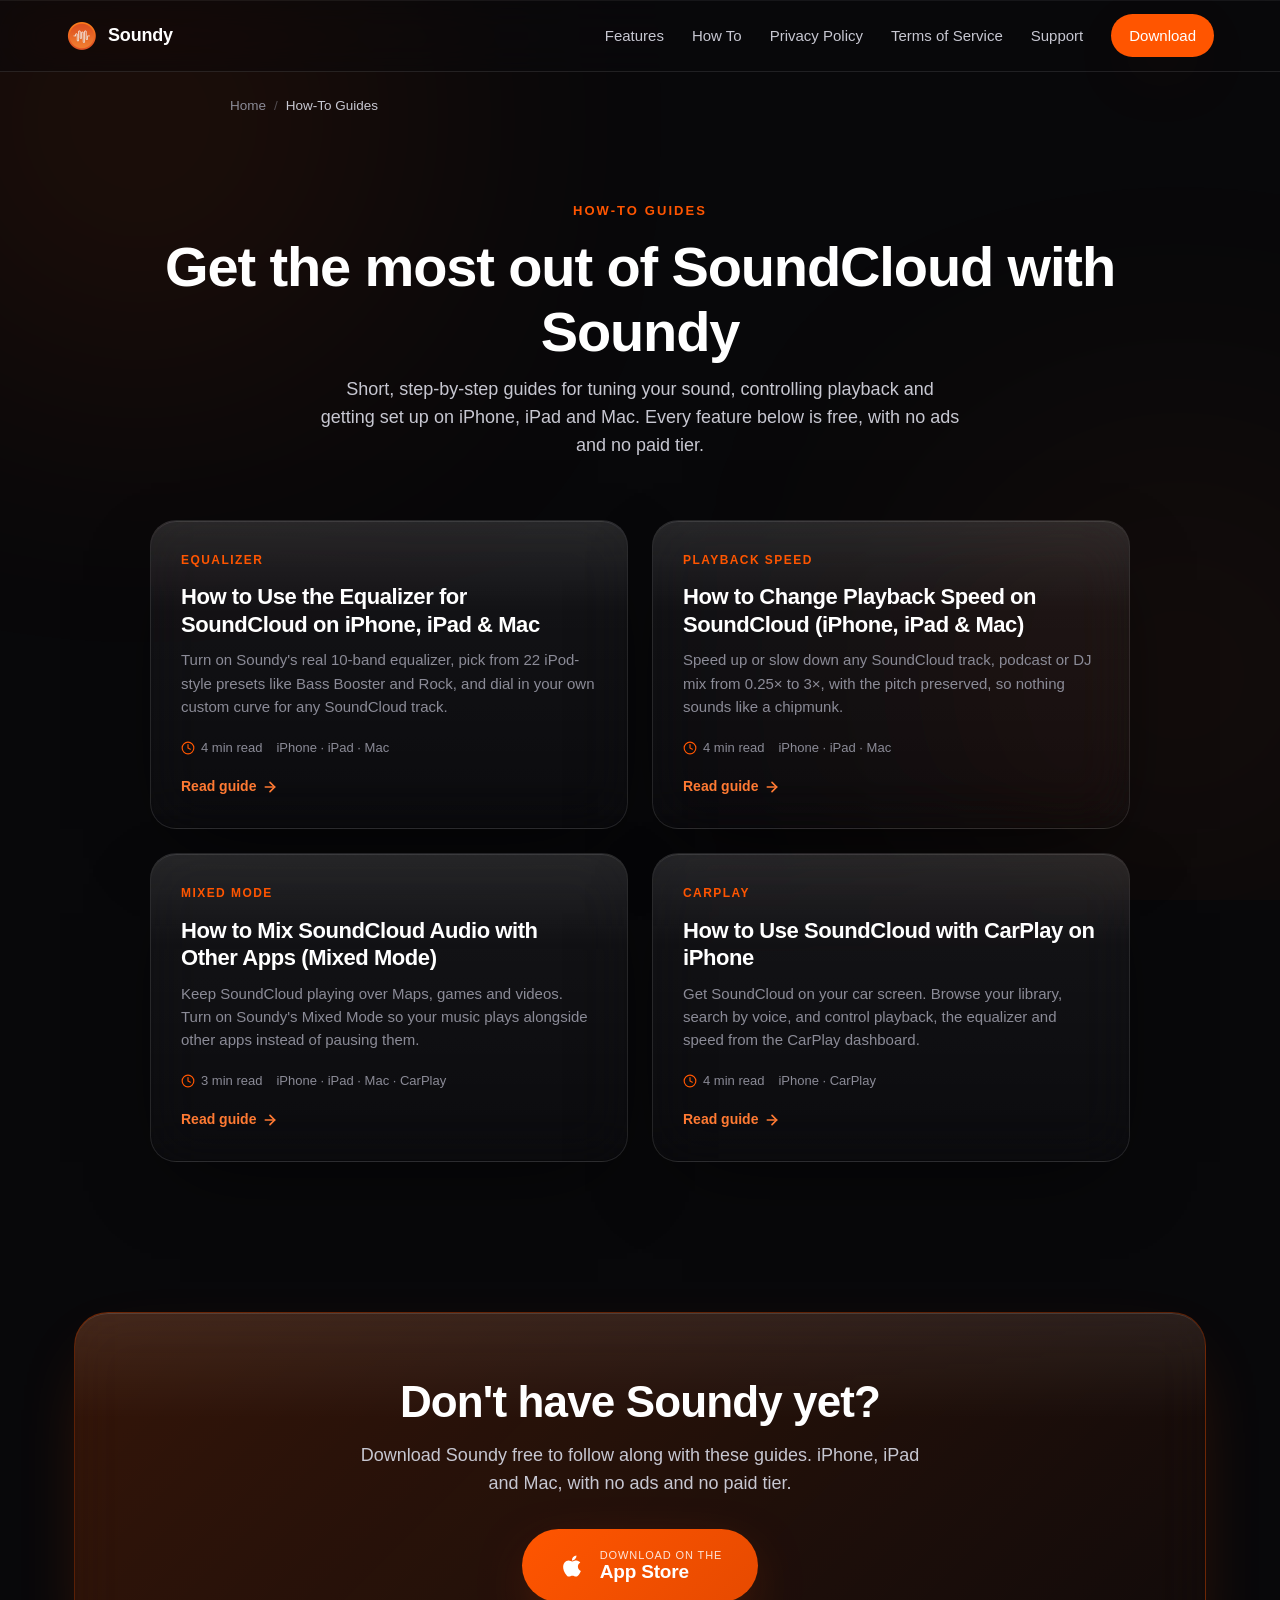
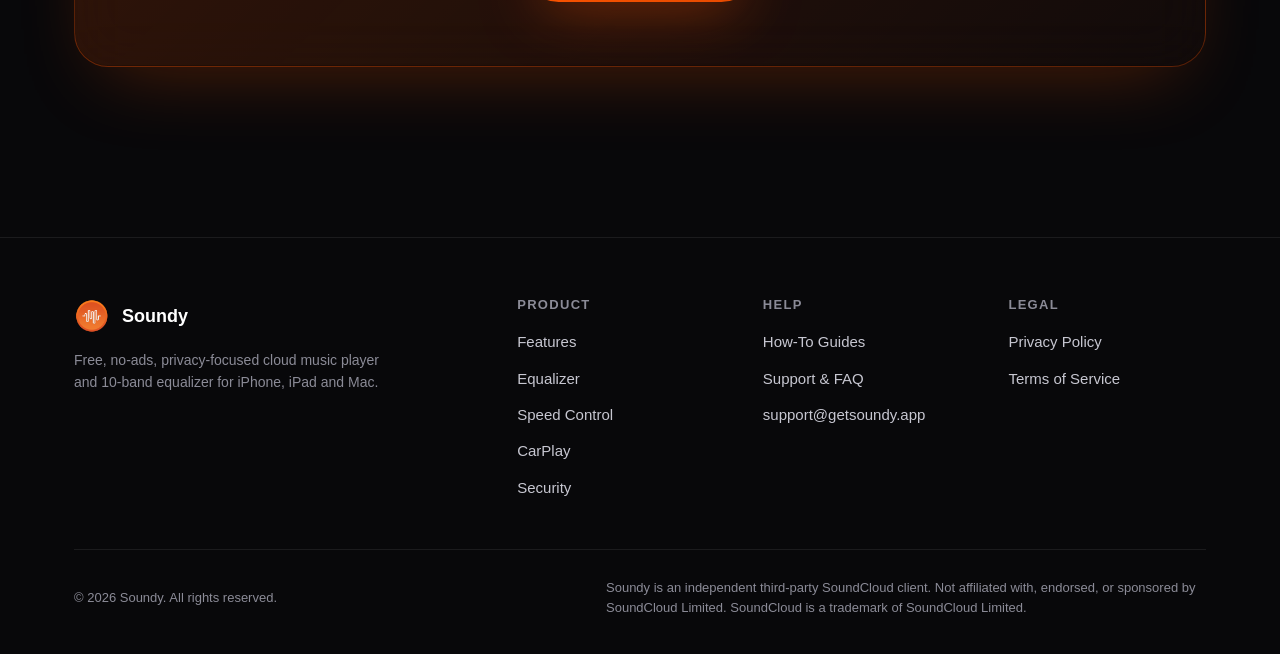
<file: how-to/index.html>
<!DOCTYPE html>
<html lang="en">
<head>
  <meta charset="UTF-8" />
  <meta name="viewport" content="width=device-width, initial-scale=1, viewport-fit=cover" />
  <meta name="theme-color" content="#ff5500" />

  <title>How-To Guides | Soundy Equalizer & Player for SoundCloud (iPhone, iPad, Mac)</title>
  <meta name="description" content="Step-by-step How-To guides for Soundy, the free SoundCloud equalizer and cloud music player for iPhone, iPad and Mac. Learn how to turn on the 10-band equalizer and change SoundCloud playback speed." />
  <meta name="keywords" content="soundcloud equalizer how to, how to use equalizer for soundcloud, soundcloud playback speed, soundy guides, soundcloud eq iphone, soundcloud equalizer ipad mac, soundy tutorials" />
  <meta name="robots" content="index, follow, max-image-preview:large, max-snippet:-1" />
  <link rel="canonical" href="https://getsoundy.app/how-to/" />

  <!-- Open Graph -->
  <meta property="og:type" content="website" />
  <meta property="og:site_name" content="Soundy" />
  <meta property="og:title" content="Soundy How-To Guides | Equalizer & Player for SoundCloud" />
  <meta property="og:description" content="Step-by-step guides for the free SoundCloud equalizer and cloud music player on iPhone, iPad and Mac." />
  <meta property="og:url" content="https://getsoundy.app/how-to/" />
  <meta property="og:image" content="https://getsoundy.app/assets/soundy-icon.png" />

  <meta name="twitter:card" content="summary_large_image" />
  <meta name="twitter:title" content="Soundy How-To Guides" />
  <meta name="twitter:description" content="Step-by-step guides for the free SoundCloud equalizer and player on iPhone, iPad and Mac." />
  <meta name="twitter:image" content="https://getsoundy.app/assets/soundy-icon.png" />

  <link rel="icon" type="image/png" href="../assets/soundy-icon.png" />
  <link rel="apple-touch-icon" sizes="180x180" href="../assets/soundy-icon.png" />
  <link rel="manifest" href="../manifest.json" />
  <link rel="stylesheet" href="../css/styles.css" />

  <!-- JSON-LD: Breadcrumb -->
  <script type="application/ld+json">
  {
    "@context": "https://schema.org",
    "@type": "BreadcrumbList",
    "itemListElement": [
      {"@type":"ListItem","position":1,"name":"Home","item":"https://getsoundy.app/"},
      {"@type":"ListItem","position":2,"name":"How-To Guides","item":"https://getsoundy.app/how-to/"}
    ]
  }
  </script>

  <!-- JSON-LD: Guide collection -->
  <script type="application/ld+json">
  {
    "@context": "https://schema.org",
    "@type": "CollectionPage",
    "name": "Soundy How-To Guides",
    "description": "Step-by-step guides for Soundy, the free SoundCloud equalizer and cloud music player for iPhone, iPad and Mac.",
    "url": "https://getsoundy.app/how-to/",
    "isPartOf": { "@type": "WebSite", "name": "Soundy", "url": "https://getsoundy.app/" },
    "mainEntity": {
      "@type": "ItemList",
      "itemListElement": [
        {
          "@type": "ListItem",
          "position": 1,
          "url": "https://getsoundy.app/how-to/how-to-use-equalizer-for-soundcloud-iphone-ipad-mac.html",
          "name": "How to Use the Equalizer for SoundCloud on iPhone, iPad & Mac"
        },
        {
          "@type": "ListItem",
          "position": 2,
          "url": "https://getsoundy.app/how-to/how-to-change-playback-speed-on-soundcloud-iphone-ipad-mac.html",
          "name": "How to Change Playback Speed on SoundCloud (iPhone, iPad & Mac)"
        },
        {
          "@type": "ListItem",
          "position": 3,
          "url": "https://getsoundy.app/how-to/how-to-mix-soundcloud-audio-with-other-apps-iphone-ipad-mac.html",
          "name": "How to Mix SoundCloud Audio with Other Apps (Mixed Mode)"
        },
        {
          "@type": "ListItem",
          "position": 4,
          "url": "https://getsoundy.app/how-to/how-to-use-soundcloud-with-carplay-iphone.html",
          "name": "How to Use SoundCloud with CarPlay on iPhone"
        }
      ]
    }
  }
  </script>
</head>
<body>
  <div class="bg-orb" aria-hidden="true"></div>

  <!-- Navigation -->
  <header class="nav">
    <div class="container nav-inner">
      <a href="../index.html" class="nav-brand" aria-label="Soundy home">
        <img src="../assets/soundy-icon.png" alt="Soundy app icon" width="32" height="32" />
        <span>Soundy</span>
      </a>
      <nav class="nav-links" aria-label="Primary">
        <a href="../index.html#features">Features</a>
        <a href="../how-to/index.html">How To</a>
        <a href="../privacy.html">Privacy Policy</a>
        <a href="../terms.html">Terms of Service</a>
        <a href="../support.html">Support</a>
        <a class="nav-cta" href="https://apps.apple.com/us/app/soundy-cloud-music-player-eq/id6778474045" rel="noopener">Download</a>
      </nav>
      <button class="nav-toggle" aria-label="Toggle menu" aria-expanded="false">
        <svg width="24" height="24" viewBox="0 0 24 24" fill="none" stroke="currentColor" stroke-width="2" stroke-linecap="round" stroke-linejoin="round"><line x1="3" y1="6" x2="21" y2="6"/><line x1="3" y1="12" x2="21" y2="12"/><line x1="3" y1="18" x2="21" y2="18"/></svg>
      </button>
    </div>
  </header>

  <main>
    <nav class="breadcrumbs container" aria-label="Breadcrumb">
      <a href="../index.html">Home</a>
      <span class="sep" aria-hidden="true">/</span>
      <span aria-current="page">How-To Guides</span>
    </nav>

    <section class="page-hero">
      <div class="container">
        <span class="section-eyebrow">How-To Guides</span>
        <h1>Get the most out of SoundCloud with Soundy</h1>
        <p>Short, step-by-step guides for tuning your sound, controlling playback and getting set up on iPhone, iPad and Mac. Every feature below is free, with no ads and no paid tier.</p>
      </div>
    </section>

    <section style="padding-top: 20px;">
      <div class="container">
        <div class="howto-grid">

          <article class="post-card">
            <span class="post-eyebrow">Equalizer</span>
            <h2><a href="how-to-use-equalizer-for-soundcloud-iphone-ipad-mac.html">How to Use the Equalizer for SoundCloud on iPhone, iPad &amp; Mac</a></h2>
            <p>Turn on Soundy's real 10-band equalizer, pick from 22 iPod-style presets like Bass Booster and Rock, and dial in your own custom curve for any SoundCloud track.</p>
            <div class="post-meta">
              <span>
                <svg viewBox="0 0 24 24" fill="none" stroke="currentColor" stroke-width="2" stroke-linecap="round" stroke-linejoin="round"><circle cx="12" cy="12" r="10"/><polyline points="12 6 12 12 16 14"/></svg>
                4 min read
              </span>
              <span>iPhone · iPad · Mac</span>
            </div>
            <a class="read-more" href="how-to-use-equalizer-for-soundcloud-iphone-ipad-mac.html">
              Read guide
              <svg viewBox="0 0 24 24" fill="none" stroke="currentColor" stroke-width="2.5" stroke-linecap="round" stroke-linejoin="round"><line x1="5" y1="12" x2="19" y2="12"/><polyline points="12 5 19 12 12 19"/></svg>
            </a>
          </article>

          <article class="post-card">
            <span class="post-eyebrow">Playback Speed</span>
            <h2><a href="how-to-change-playback-speed-on-soundcloud-iphone-ipad-mac.html">How to Change Playback Speed on SoundCloud (iPhone, iPad &amp; Mac)</a></h2>
            <p>Speed up or slow down any SoundCloud track, podcast or DJ mix from 0.25× to 3×, with the pitch preserved, so nothing sounds like a chipmunk.</p>
            <div class="post-meta">
              <span>
                <svg viewBox="0 0 24 24" fill="none" stroke="currentColor" stroke-width="2" stroke-linecap="round" stroke-linejoin="round"><circle cx="12" cy="12" r="10"/><polyline points="12 6 12 12 16 14"/></svg>
                4 min read
              </span>
              <span>iPhone · iPad · Mac</span>
            </div>
            <a class="read-more" href="how-to-change-playback-speed-on-soundcloud-iphone-ipad-mac.html">
              Read guide
              <svg viewBox="0 0 24 24" fill="none" stroke="currentColor" stroke-width="2.5" stroke-linecap="round" stroke-linejoin="round"><line x1="5" y1="12" x2="19" y2="12"/><polyline points="12 5 19 12 12 19"/></svg>
            </a>
          </article>

          <article class="post-card">
            <span class="post-eyebrow">Mixed Mode</span>
            <h2><a href="how-to-mix-soundcloud-audio-with-other-apps-iphone-ipad-mac.html">How to Mix SoundCloud Audio with Other Apps (Mixed Mode)</a></h2>
            <p>Keep SoundCloud playing over Maps, games and videos. Turn on Soundy's Mixed Mode so your music plays alongside other apps instead of pausing them.</p>
            <div class="post-meta">
              <span>
                <svg viewBox="0 0 24 24" fill="none" stroke="currentColor" stroke-width="2" stroke-linecap="round" stroke-linejoin="round"><circle cx="12" cy="12" r="10"/><polyline points="12 6 12 12 16 14"/></svg>
                3 min read
              </span>
              <span>iPhone · iPad · Mac · CarPlay</span>
            </div>
            <a class="read-more" href="how-to-mix-soundcloud-audio-with-other-apps-iphone-ipad-mac.html">
              Read guide
              <svg viewBox="0 0 24 24" fill="none" stroke="currentColor" stroke-width="2.5" stroke-linecap="round" stroke-linejoin="round"><line x1="5" y1="12" x2="19" y2="12"/><polyline points="12 5 19 12 12 19"/></svg>
            </a>
          </article>

          <article class="post-card">
            <span class="post-eyebrow">CarPlay</span>
            <h2><a href="how-to-use-soundcloud-with-carplay-iphone.html">How to Use SoundCloud with CarPlay on iPhone</a></h2>
            <p>Get SoundCloud on your car screen. Browse your library, search by voice, and control playback, the equalizer and speed from the CarPlay dashboard.</p>
            <div class="post-meta">
              <span>
                <svg viewBox="0 0 24 24" fill="none" stroke="currentColor" stroke-width="2" stroke-linecap="round" stroke-linejoin="round"><circle cx="12" cy="12" r="10"/><polyline points="12 6 12 12 16 14"/></svg>
                4 min read
              </span>
              <span>iPhone · CarPlay</span>
            </div>
            <a class="read-more" href="how-to-use-soundcloud-with-carplay-iphone.html">
              Read guide
              <svg viewBox="0 0 24 24" fill="none" stroke="currentColor" stroke-width="2.5" stroke-linecap="round" stroke-linejoin="round"><line x1="5" y1="12" x2="19" y2="12"/><polyline points="12 5 19 12 12 19"/></svg>
            </a>
          </article>

        </div>
      </div>
    </section>

    <!-- CTA -->
    <section aria-labelledby="cta-title" style="padding-top: 20px;">
      <div class="container">
        <div class="cta-banner">
          <h2 id="cta-title">Don't have Soundy yet?</h2>
          <p>Download Soundy free to follow along with these guides. iPhone, iPad and Mac, with no ads and no paid tier.</p>
          <a class="btn-download" href="https://apps.apple.com/us/app/soundy-cloud-music-player-eq/id6778474045" rel="noopener" aria-label="Download Soundy on the App Store">
            <svg viewBox="0 0 24 24" fill="currentColor" aria-hidden="true"><path d="M17.05 20.28c-.98.95-2.05.86-3.08.41-1.09-.47-2.09-.48-3.24 0-1.44.62-2.2.44-3.06-.41C2.79 15.25 3.51 7.59 9.05 7.31c1.35.07 2.29.74 3.08.8 1.18-.24 2.31-.93 3.57-.84 1.51.12 2.65.72 3.4 1.8-3.12 1.87-2.38 5.98.48 7.13-.57 1.5-1.31 2.99-2.54 4.08zM12.03 7.25c-.15-2.23 1.66-4.07 3.74-4.25.29 2.58-2.34 4.5-3.74 4.25z"/></svg>
            <span class="btn-sub">
              <small>Download on the</small>
              <span>App Store</span>
            </span>
          </a>
        </div>
      </div>
    </section>
  </main>

  <!-- Footer -->
  <footer class="footer">
    <div class="container">
      <div class="footer-grid">
        <div>
          <div class="footer-brand">
            <img src="../assets/soundy-icon.png" alt="" width="36" height="36" />
            <strong>Soundy</strong>
          </div>
          <p class="footer-tag">Free, no-ads, privacy-focused cloud music player and 10-band equalizer for iPhone, iPad and Mac.</p>
        </div>

        <div class="footer-col">
          <h4>Product</h4>
          <ul>
            <li><a href="../index.html#features">Features</a></li>
            <li><a href="../index.html#equalizer">Equalizer</a></li>
            <li><a href="../index.html#speed">Speed Control</a></li>
            <li><a href="../index.html#carplay">CarPlay</a></li>
            <li><a href="../index.html#privacy">Security</a></li>
          </ul>
        </div>

        <div class="footer-col">
          <h4>Help</h4>
          <ul>
            <li><a href="../how-to/index.html">How-To Guides</a></li>
            <li><a href="../support.html">Support &amp; FAQ</a></li>
            <li><a href="mailto:support@getsoundy.app">support@getsoundy.app</a></li>
          </ul>
        </div>

        <div class="footer-col">
          <h4>Legal</h4>
          <ul>
            <li><a href="../privacy.html">Privacy Policy</a></li>
            <li><a href="../terms.html">Terms of Service</a></li>
          </ul>
        </div>
      </div>

      <div class="footer-bottom">
        <span>© <span id="year">2026</span> Soundy. All rights reserved.</span>
        <span class="disclaimer">Soundy is an independent third-party SoundCloud client. Not affiliated with, endorsed, or sponsored by SoundCloud Limited. SoundCloud is a trademark of SoundCloud Limited.</span>
      </div>
    </div>
  </footer>

  <script src="../js/main.js" defer></script>
</body>
</html>
</file>
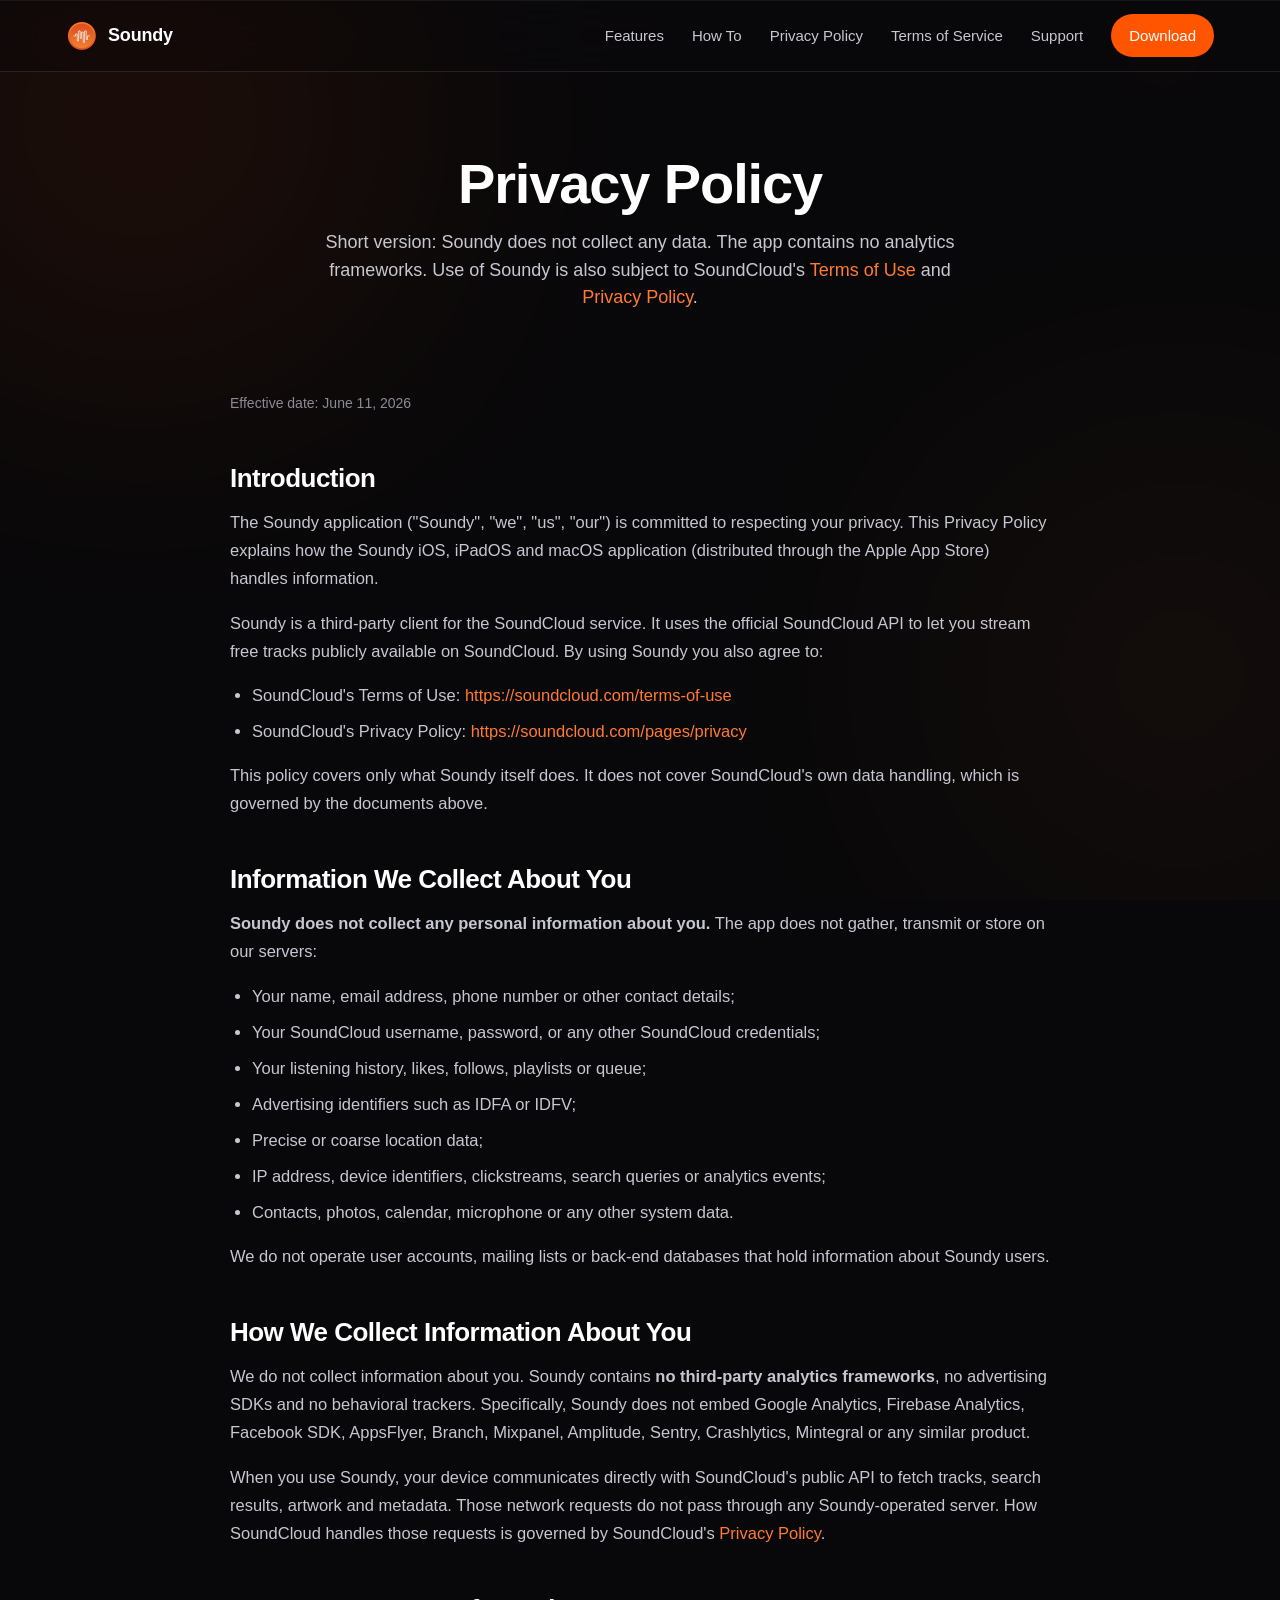
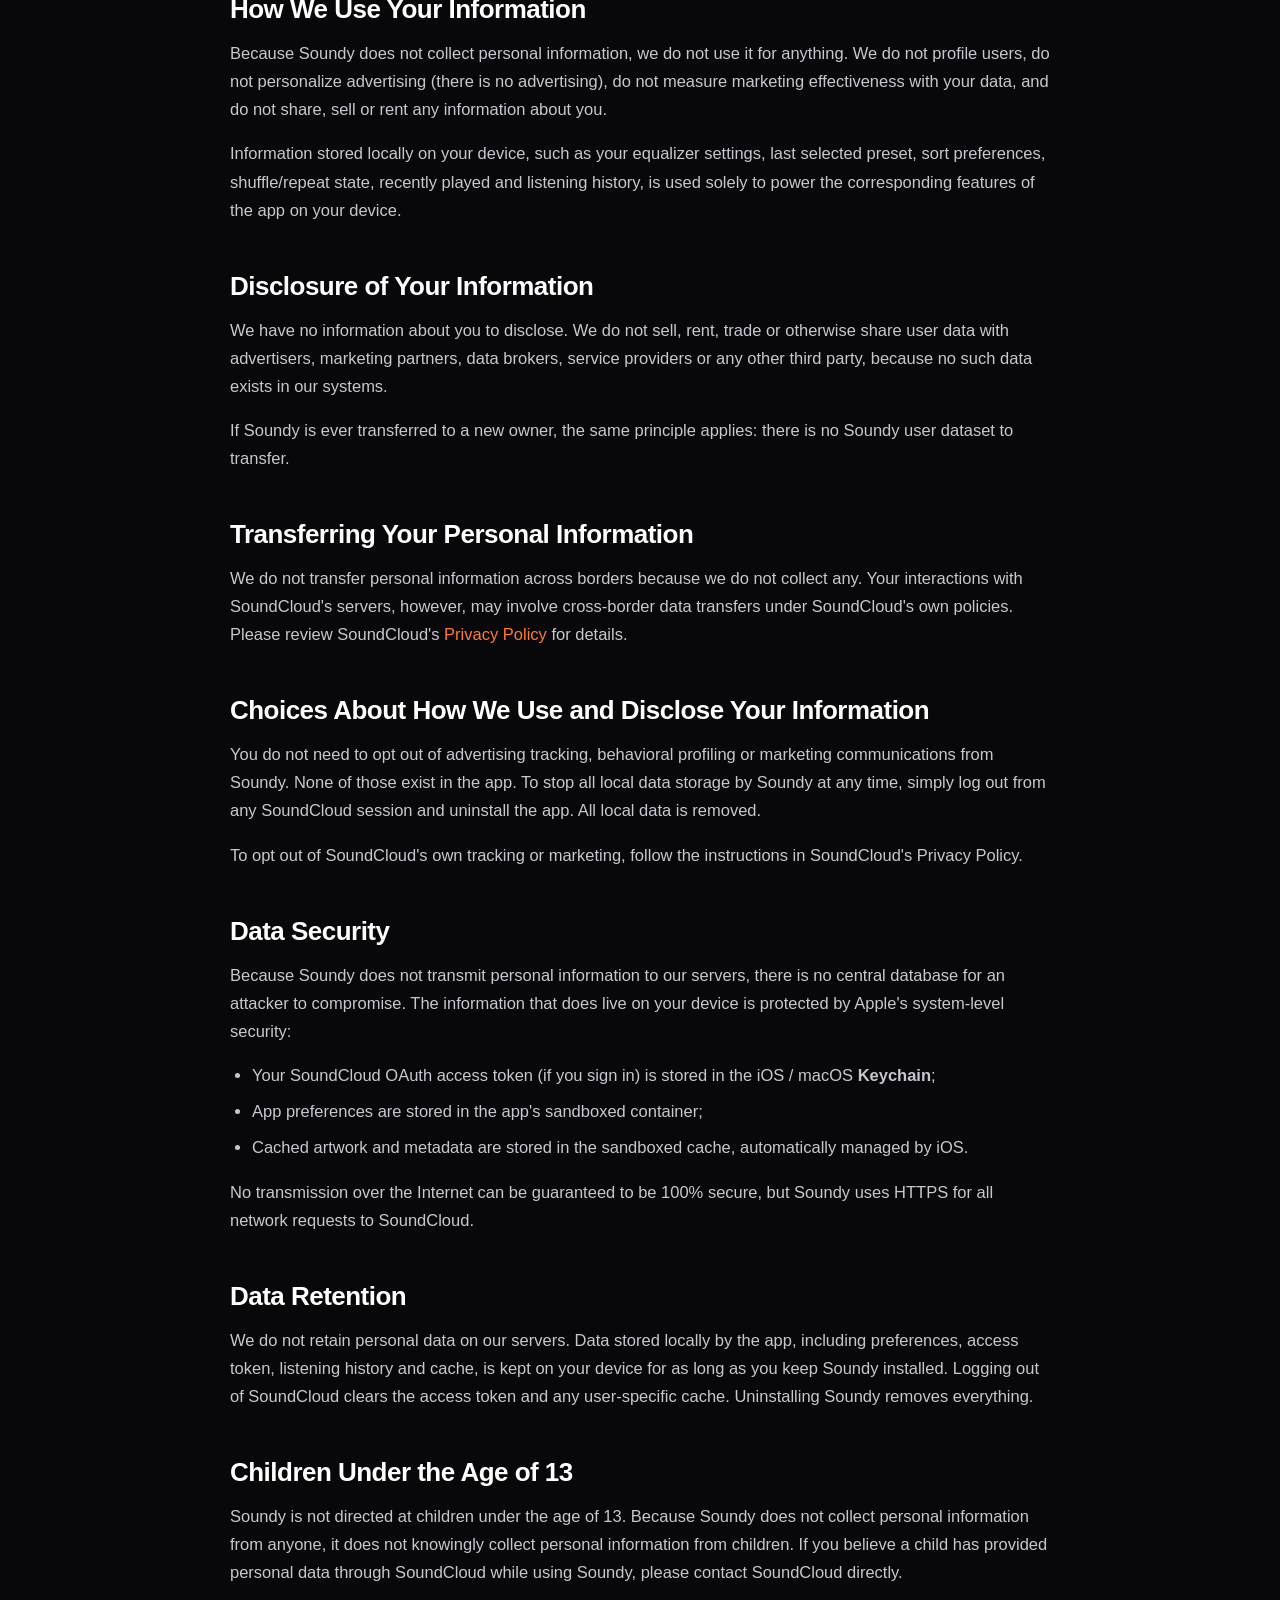
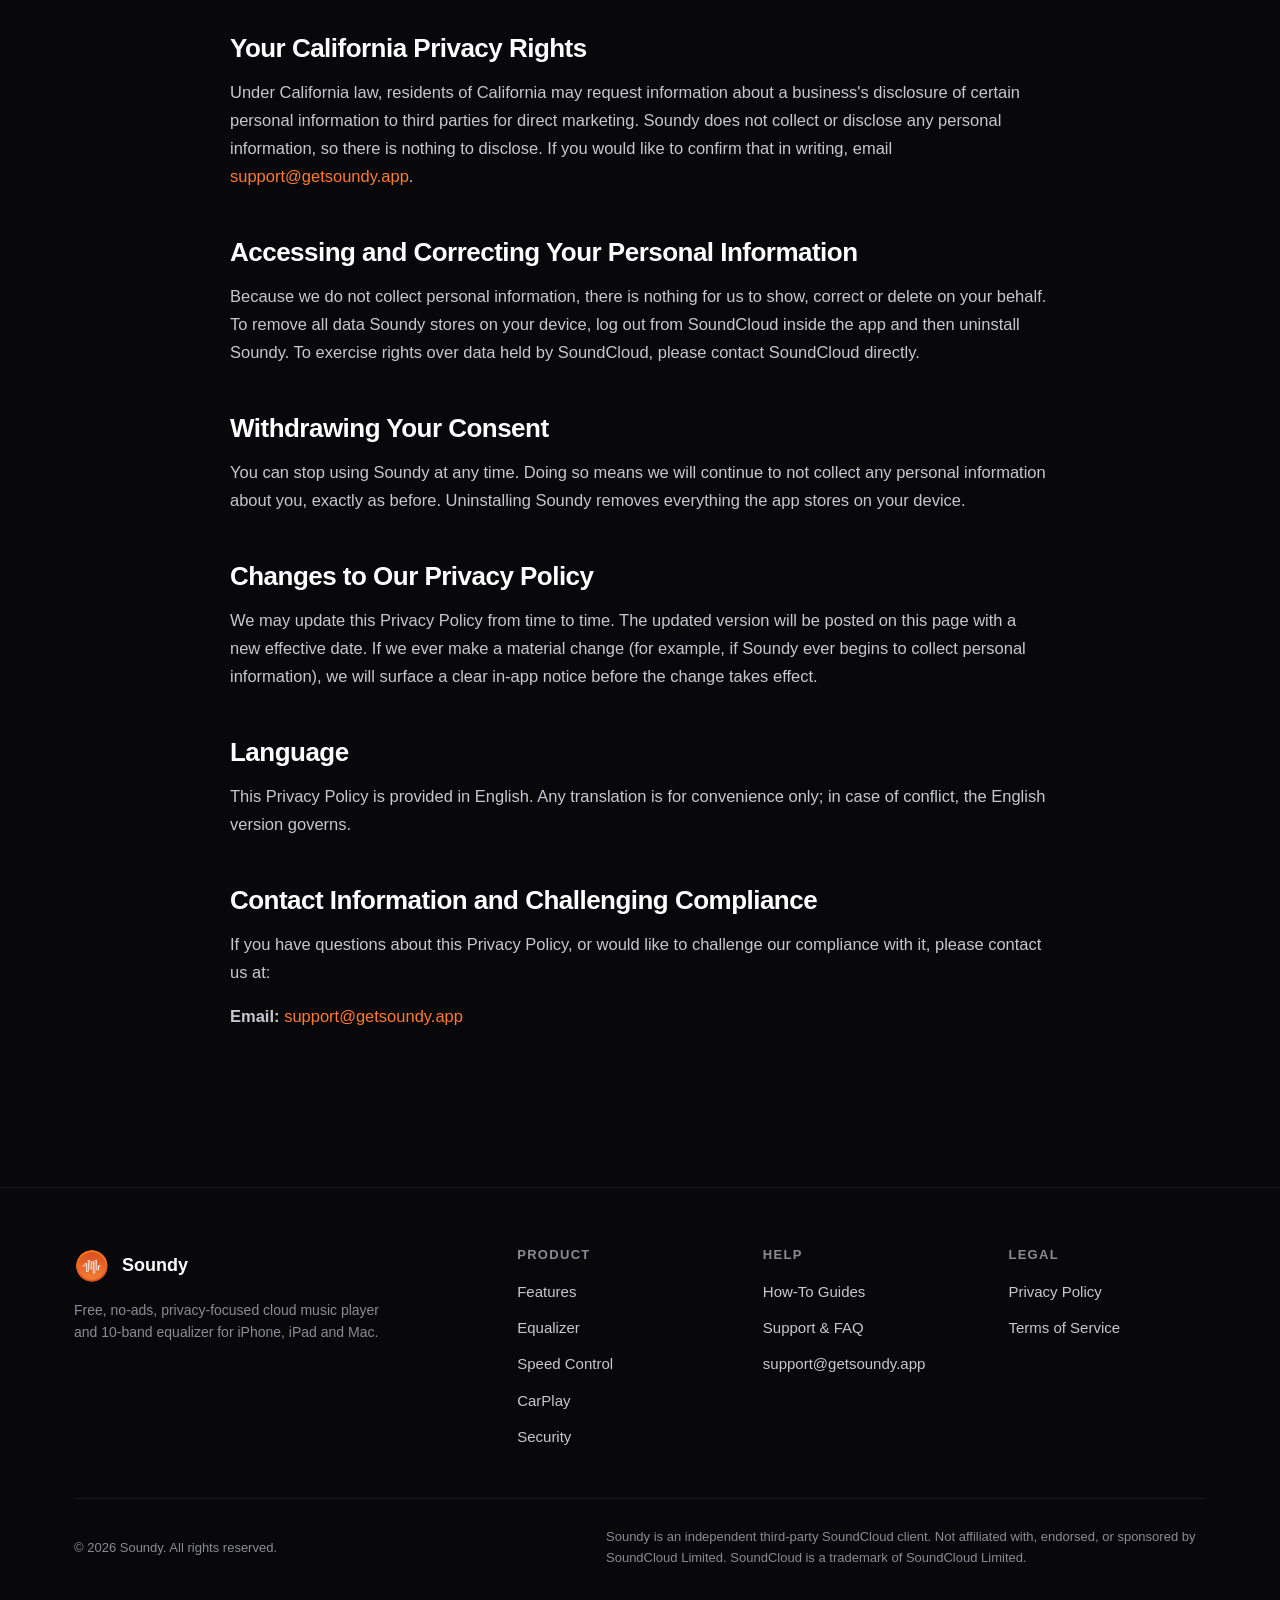
<file: privacy.html>
<!DOCTYPE html>
<html lang="en">
<head>
  <meta charset="UTF-8" />
  <meta name="viewport" content="width=device-width, initial-scale=1, viewport-fit=cover" />
  <meta name="theme-color" content="#ff5500" />

  <title>Privacy Policy | Soundy | Free SoundCloud Equalizer App</title>
  <meta name="description" content="Soundy's Privacy Policy. Soundy does not collect, sell, or share any personal data. The app contains no analytics frameworks. It uses only the official SoundCloud API and streams free tracks." />
  <meta name="robots" content="index, follow" />
  <link rel="canonical" href="https://getsoundy.app/privacy.html" />

  <meta property="og:type" content="website" />
  <meta property="og:title" content="Soundy Privacy Policy" />
  <meta property="og:description" content="Soundy collects nothing. No analytics, no ads, no tracking. Just the official SoundCloud API." />
  <meta property="og:url" content="https://getsoundy.app/privacy.html" />
  <meta property="og:image" content="https://getsoundy.app/assets/soundy-icon.png" />

  <link rel="icon" type="image/png" href="assets/soundy-icon.png" />
  <link rel="apple-touch-icon" sizes="180x180" href="assets/soundy-icon.png" />
  <link rel="manifest" href="manifest.json" />
  <link rel="stylesheet" href="css/styles.css" />
</head>
<body>
  <div class="bg-orb" aria-hidden="true"></div>

  <header class="nav">
    <div class="container nav-inner">
      <a href="index.html" class="nav-brand" aria-label="Soundy home">
        <img src="assets/soundy-icon.png" alt="Soundy app icon" width="32" height="32" />
        <span>Soundy</span>
      </a>
      <nav class="nav-links" aria-label="Primary">
        <a href="index.html#features">Features</a>
        <a href="how-to/index.html">How To</a>
        <a href="privacy.html">Privacy Policy</a>
        <a href="terms.html">Terms of Service</a>
        <a href="support.html">Support</a>
        <a class="nav-cta" href="https://apps.apple.com/us/app/soundy-cloud-music-player-eq/id6778474045" rel="noopener">Download</a>
      </nav>
      <button class="nav-toggle" aria-label="Toggle menu" aria-expanded="false">
        <svg width="24" height="24" viewBox="0 0 24 24" fill="none" stroke="currentColor" stroke-width="2" stroke-linecap="round" stroke-linejoin="round"><line x1="3" y1="6" x2="21" y2="6"/><line x1="3" y1="12" x2="21" y2="12"/><line x1="3" y1="18" x2="21" y2="18"/></svg>
      </button>
    </div>
  </header>

  <main>
    <section class="page-hero">
      <div class="container">
        <h1>Privacy Policy</h1>
        <p>Short version: Soundy does not collect any data. The app contains no analytics frameworks. Use of Soundy is also subject to SoundCloud's <a href="https://soundcloud.com/terms-of-use" rel="noopener nofollow" target="_blank">Terms of Use</a> and <a href="https://soundcloud.com/pages/privacy" rel="noopener nofollow" target="_blank">Privacy Policy</a>.</p>
      </div>
    </section>

    <article class="container prose">
      <p class="meta">Effective date: June 11, 2026</p>

      <h2>Introduction</h2>
      <p>The Soundy application ("Soundy", "we", "us", "our") is committed to respecting your privacy. This Privacy Policy explains how the Soundy iOS, iPadOS and macOS application (distributed through the Apple App Store) handles information.</p>
      <p>Soundy is a third-party client for the SoundCloud service. It uses the official SoundCloud API to let you stream free tracks publicly available on SoundCloud. By using Soundy you also agree to:</p>
      <ul>
        <li>SoundCloud's Terms of Use: <a href="https://soundcloud.com/terms-of-use" rel="noopener nofollow">https://soundcloud.com/terms-of-use</a></li>
        <li>SoundCloud's Privacy Policy: <a href="https://soundcloud.com/pages/privacy" rel="noopener nofollow">https://soundcloud.com/pages/privacy</a></li>
      </ul>
      <p>This policy covers only what Soundy itself does. It does not cover SoundCloud's own data handling, which is governed by the documents above.</p>

      <h2>Information We Collect About You</h2>
      <p><strong>Soundy does not collect any personal information about you.</strong> The app does not gather, transmit or store on our servers:</p>
      <ul>
        <li>Your name, email address, phone number or other contact details;</li>
        <li>Your SoundCloud username, password, or any other SoundCloud credentials;</li>
        <li>Your listening history, likes, follows, playlists or queue;</li>
        <li>Advertising identifiers such as IDFA or IDFV;</li>
        <li>Precise or coarse location data;</li>
        <li>IP address, device identifiers, clickstreams, search queries or analytics events;</li>
        <li>Contacts, photos, calendar, microphone or any other system data.</li>
      </ul>
      <p>We do not operate user accounts, mailing lists or back-end databases that hold information about Soundy users.</p>

      <h2>How We Collect Information About You</h2>
      <p>We do not collect information about you. Soundy contains <strong>no third-party analytics frameworks</strong>, no advertising SDKs and no behavioral trackers. Specifically, Soundy does not embed Google Analytics, Firebase Analytics, Facebook SDK, AppsFlyer, Branch, Mixpanel, Amplitude, Sentry, Crashlytics, Mintegral or any similar product.</p>
      <p>When you use Soundy, your device communicates directly with SoundCloud's public API to fetch tracks, search results, artwork and metadata. Those network requests do not pass through any Soundy-operated server. How SoundCloud handles those requests is governed by SoundCloud's <a href="https://soundcloud.com/pages/privacy" rel="noopener nofollow">Privacy Policy</a>.</p>

      <h2>How We Use Your Information</h2>
      <p>Because Soundy does not collect personal information, we do not use it for anything. We do not profile users, do not personalize advertising (there is no advertising), do not measure marketing effectiveness with your data, and do not share, sell or rent any information about you.</p>
      <p>Information stored locally on your device, such as your equalizer settings, last selected preset, sort preferences, shuffle/repeat state, recently played and listening history, is used solely to power the corresponding features of the app on your device.</p>

      <h2>Disclosure of Your Information</h2>
      <p>We have no information about you to disclose. We do not sell, rent, trade or otherwise share user data with advertisers, marketing partners, data brokers, service providers or any other third party, because no such data exists in our systems.</p>
      <p>If Soundy is ever transferred to a new owner, the same principle applies: there is no Soundy user dataset to transfer.</p>

      <h2>Transferring Your Personal Information</h2>
      <p>We do not transfer personal information across borders because we do not collect any. Your interactions with SoundCloud's servers, however, may involve cross-border data transfers under SoundCloud's own policies. Please review SoundCloud's <a href="https://soundcloud.com/pages/privacy" rel="noopener nofollow">Privacy Policy</a> for details.</p>

      <h2>Choices About How We Use and Disclose Your Information</h2>
      <p>You do not need to opt out of advertising tracking, behavioral profiling or marketing communications from Soundy. None of those exist in the app. To stop all local data storage by Soundy at any time, simply log out from any SoundCloud session and uninstall the app. All local data is removed.</p>
      <p>To opt out of SoundCloud's own tracking or marketing, follow the instructions in SoundCloud's Privacy Policy.</p>

      <h2>Data Security</h2>
      <p>Because Soundy does not transmit personal information to our servers, there is no central database for an attacker to compromise. The information that does live on your device is protected by Apple's system-level security:</p>
      <ul>
        <li>Your SoundCloud OAuth access token (if you sign in) is stored in the iOS / macOS <strong>Keychain</strong>;</li>
        <li>App preferences are stored in the app's sandboxed container;</li>
        <li>Cached artwork and metadata are stored in the sandboxed cache, automatically managed by iOS.</li>
      </ul>
      <p>No transmission over the Internet can be guaranteed to be 100% secure, but Soundy uses HTTPS for all network requests to SoundCloud.</p>

      <h2>Data Retention</h2>
      <p>We do not retain personal data on our servers. Data stored locally by the app, including preferences, access token, listening history and cache, is kept on your device for as long as you keep Soundy installed. Logging out of SoundCloud clears the access token and any user-specific cache. Uninstalling Soundy removes everything.</p>

      <h2>Children Under the Age of 13</h2>
      <p>Soundy is not directed at children under the age of 13. Because Soundy does not collect personal information from anyone, it does not knowingly collect personal information from children. If you believe a child has provided personal data through SoundCloud while using Soundy, please contact SoundCloud directly.</p>

      <h2>Your California Privacy Rights</h2>
      <p>Under California law, residents of California may request information about a business's disclosure of certain personal information to third parties for direct marketing. Soundy does not collect or disclose any personal information, so there is nothing to disclose. If you would like to confirm that in writing, email <a href="mailto:support@getsoundy.app">support@getsoundy.app</a>.</p>

      <h2>Accessing and Correcting Your Personal Information</h2>
      <p>Because we do not collect personal information, there is nothing for us to show, correct or delete on your behalf. To remove all data Soundy stores on your device, log out from SoundCloud inside the app and then uninstall Soundy. To exercise rights over data held by SoundCloud, please contact SoundCloud directly.</p>

      <h2>Withdrawing Your Consent</h2>
      <p>You can stop using Soundy at any time. Doing so means we will continue to not collect any personal information about you, exactly as before. Uninstalling Soundy removes everything the app stores on your device.</p>

      <h2>Changes to Our Privacy Policy</h2>
      <p>We may update this Privacy Policy from time to time. The updated version will be posted on this page with a new effective date. If we ever make a material change (for example, if Soundy ever begins to collect personal information), we will surface a clear in-app notice before the change takes effect.</p>

      <h2>Language</h2>
      <p>This Privacy Policy is provided in English. Any translation is for convenience only; in case of conflict, the English version governs.</p>

      <h2>Contact Information and Challenging Compliance</h2>
      <p>If you have questions about this Privacy Policy, or would like to challenge our compliance with it, please contact us at:</p>
      <p><strong>Email:</strong> <a href="mailto:support@getsoundy.app">support@getsoundy.app</a></p>
    </article>
  </main>

  <footer class="footer">
    <div class="container">
      <div class="footer-grid">
        <div>
          <div class="footer-brand">
            <img src="assets/soundy-icon.png" alt="" width="36" height="36" />
            <strong>Soundy</strong>
          </div>
          <p class="footer-tag">Free, no-ads, privacy-focused cloud music player and 10-band equalizer for iPhone, iPad and Mac.</p>
        </div>

        <div class="footer-col">
          <h4>Product</h4>
          <ul>
            <li><a href="index.html#features">Features</a></li>
            <li><a href="index.html#equalizer">Equalizer</a></li>
            <li><a href="index.html#speed">Speed Control</a></li>
            <li><a href="index.html#carplay">CarPlay</a></li>
            <li><a href="index.html#privacy">Security</a></li>
          </ul>
        </div>

        <div class="footer-col">
          <h4>Help</h4>
          <ul>
            <li><a href="how-to/index.html">How-To Guides</a></li>
            <li><a href="support.html">Support &amp; FAQ</a></li>
            <li><a href="mailto:support@getsoundy.app">support@getsoundy.app</a></li>
          </ul>
        </div>

        <div class="footer-col">
          <h4>Legal</h4>
          <ul>
            <li><a href="privacy.html">Privacy Policy</a></li>
            <li><a href="terms.html">Terms of Service</a></li>
          </ul>
        </div>
      </div>

      <div class="footer-bottom">
        <span>© <span id="year">2026</span> Soundy. All rights reserved.</span>
        <span class="disclaimer">Soundy is an independent third-party SoundCloud client. Not affiliated with, endorsed, or sponsored by SoundCloud Limited. SoundCloud is a trademark of SoundCloud Limited.</span>
      </div>
    </div>
  </footer>

  <script src="js/main.js" defer></script>
</body>
</html>
</file>
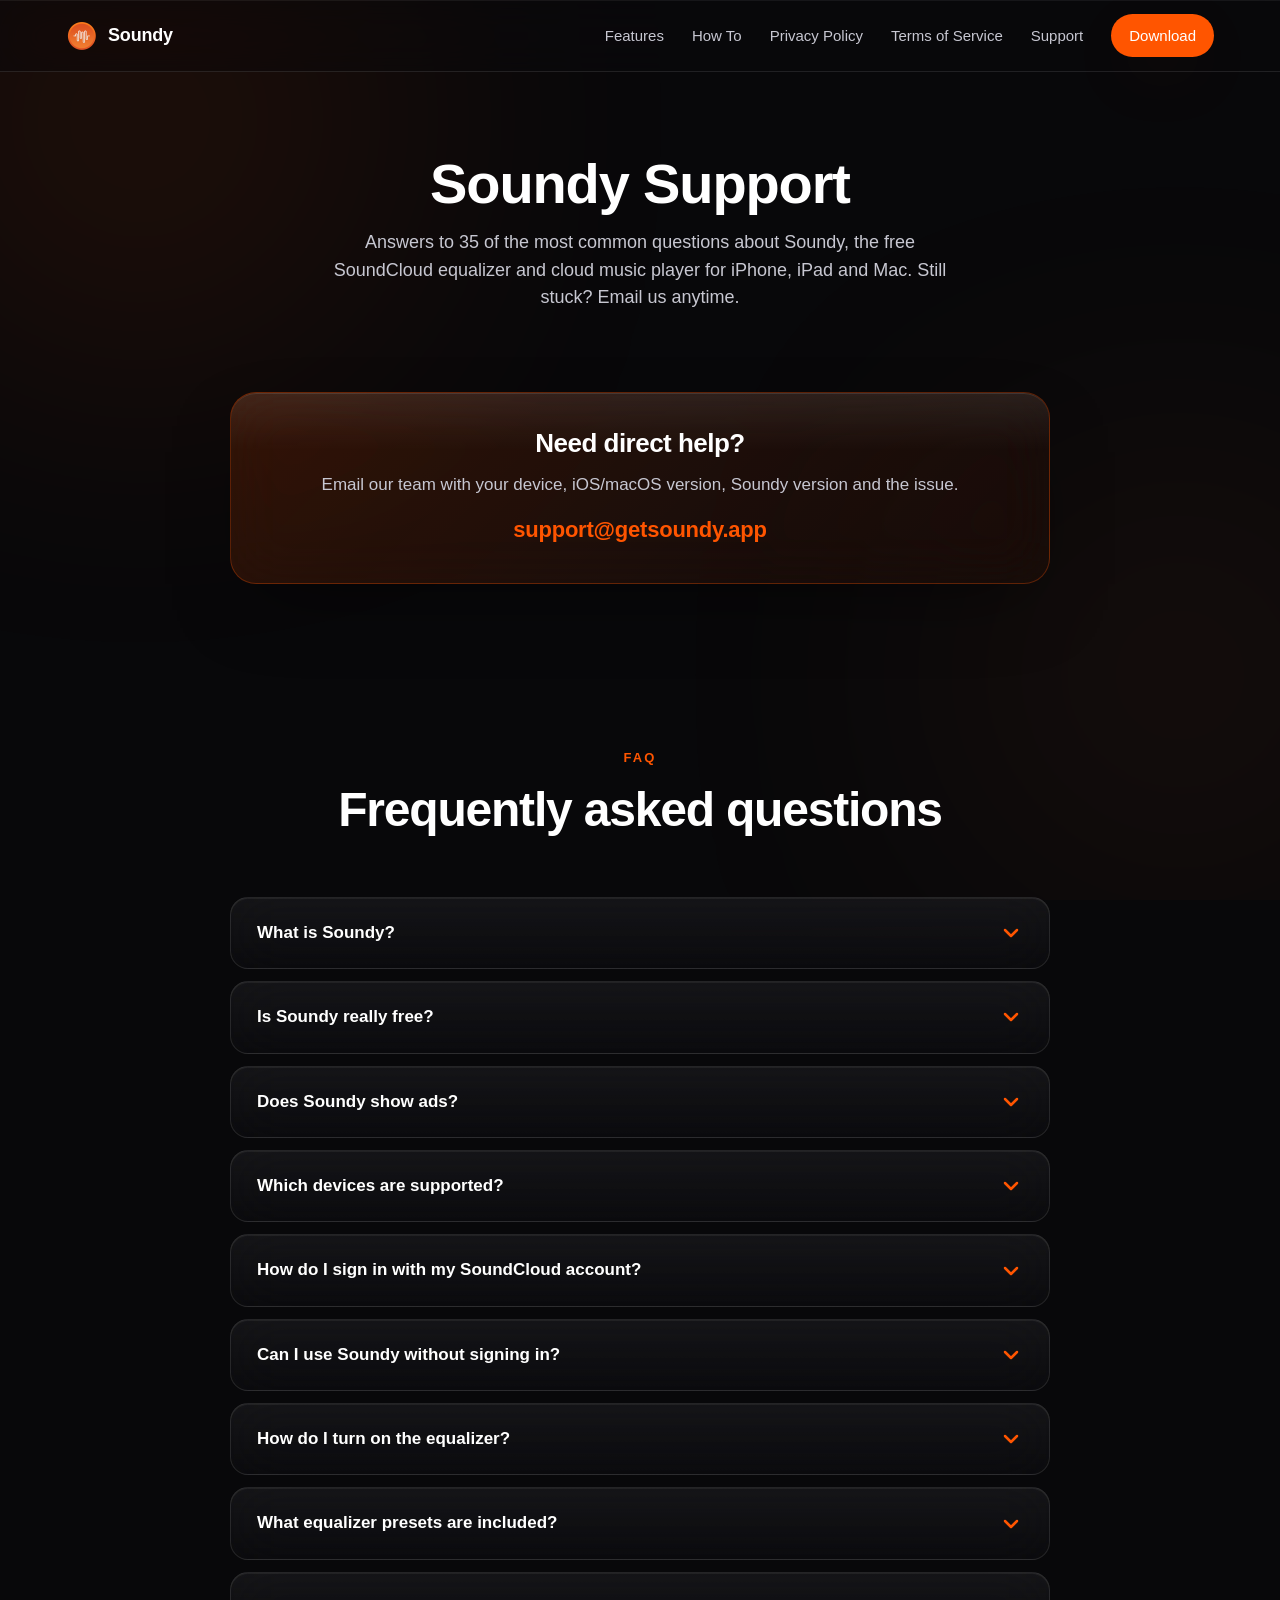
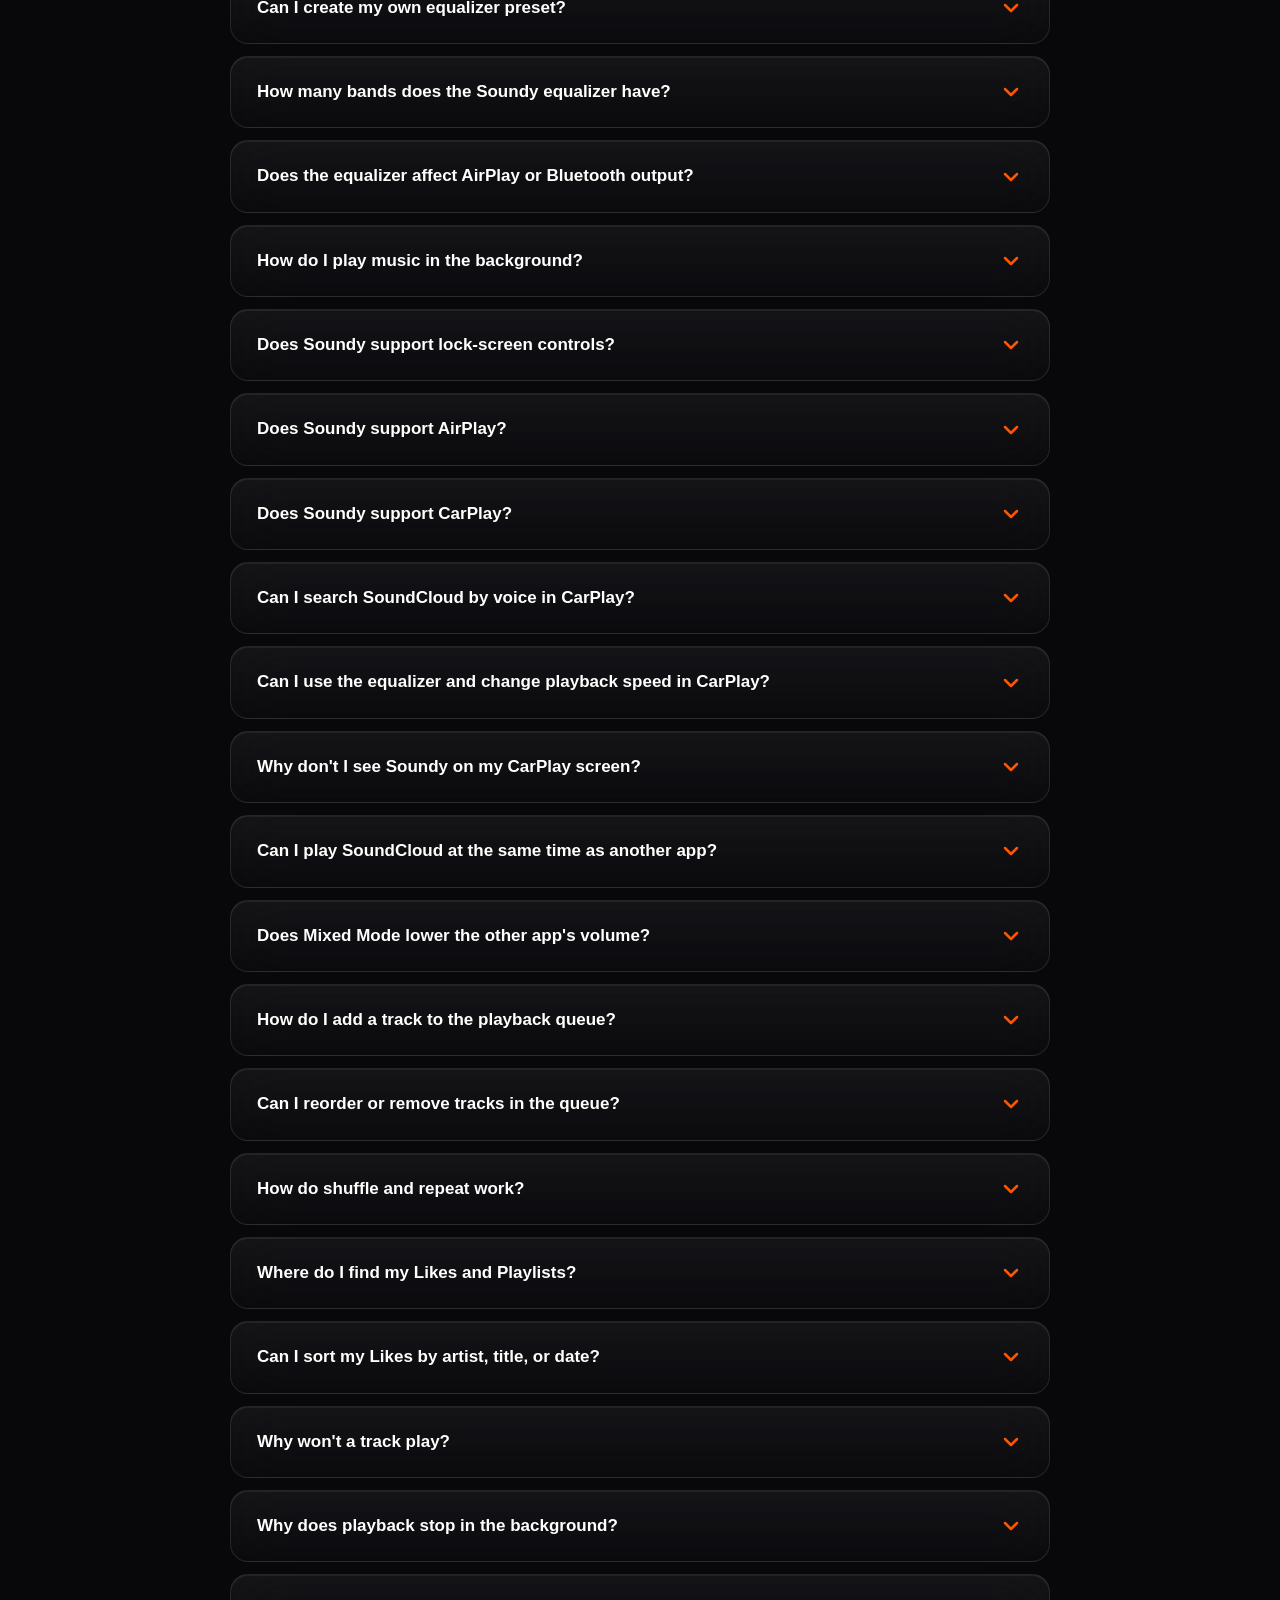
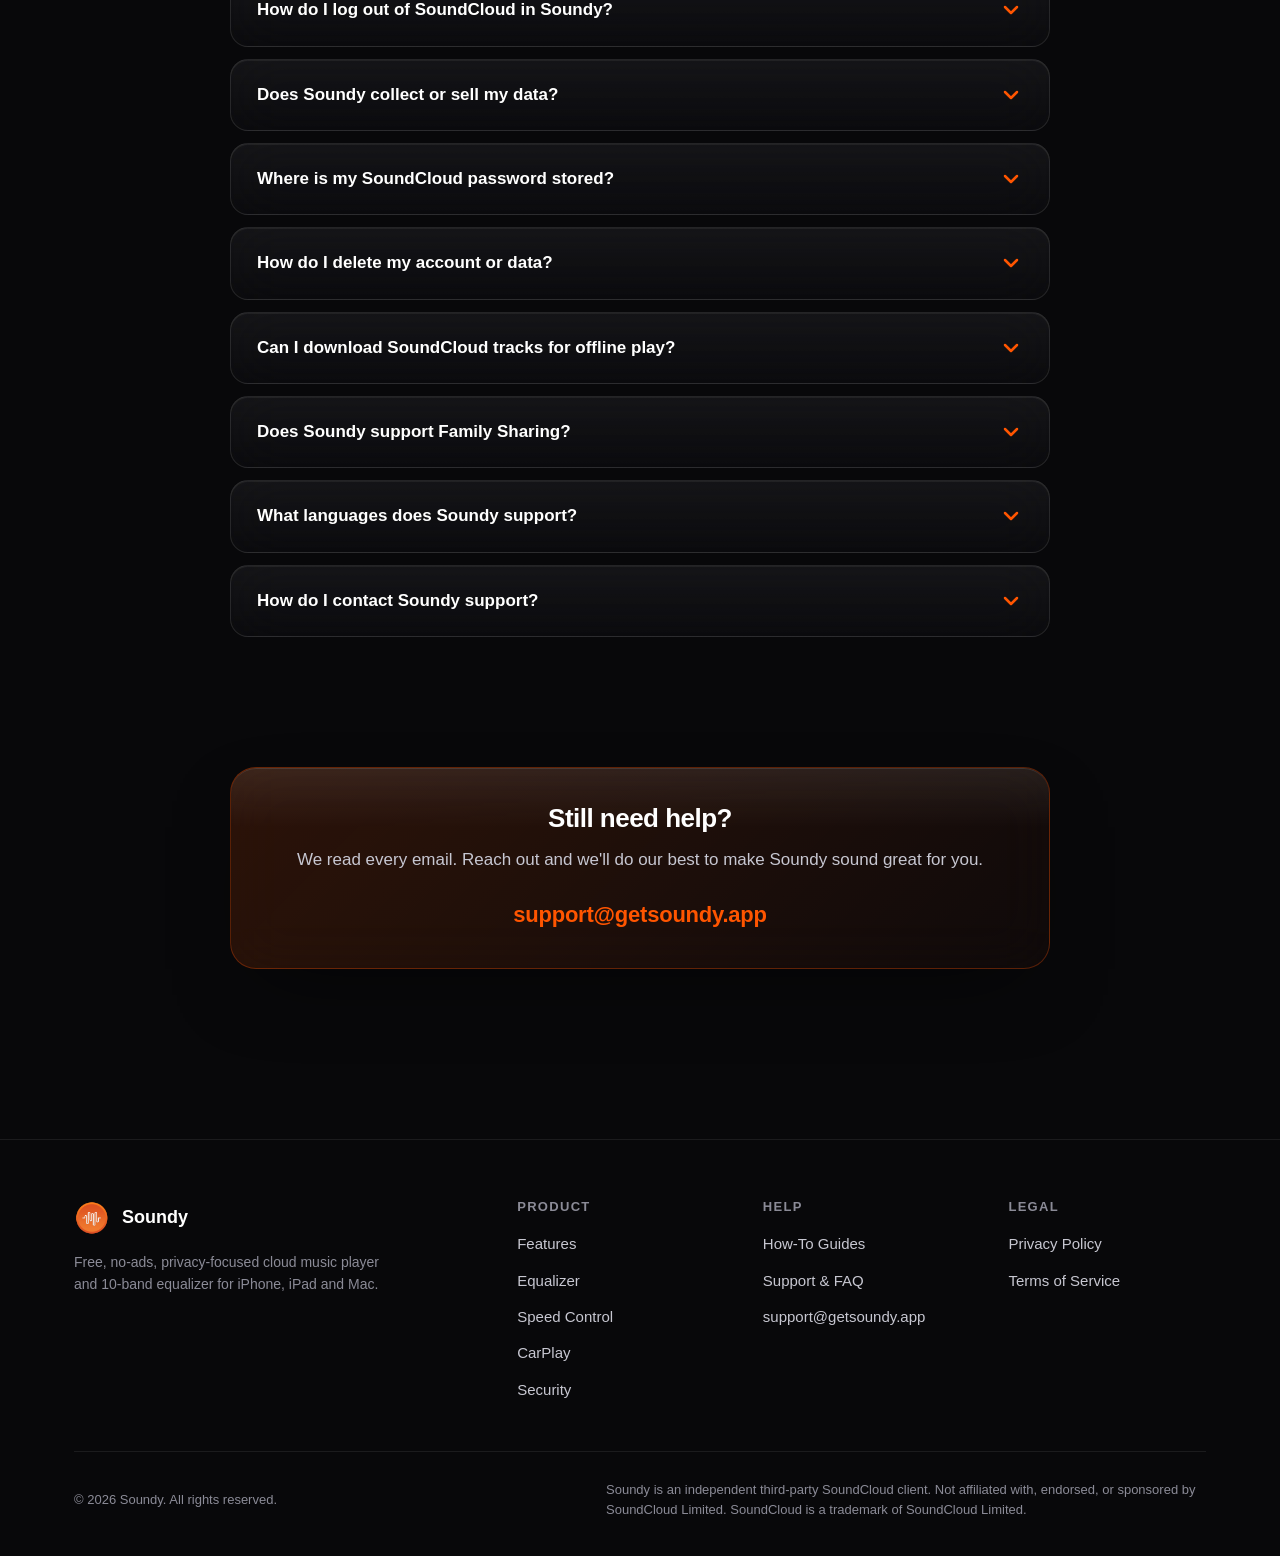
<file: support.html>
<!DOCTYPE html>
<html lang="en">
<head>
  <meta charset="UTF-8" />
  <meta name="viewport" content="width=device-width, initial-scale=1, viewport-fit=cover" />
  <meta name="theme-color" content="#ff5500" />

  <title>Soundy Support: FAQ, Help & Troubleshooting | SoundCloud Equalizer App</title>
  <meta name="description" content="Soundy support center: 35 answered questions about the free SoundCloud equalizer app for iPhone, iPad and Mac. Get help with sign-in, equalizer presets, background playback, AirPlay, and more. Email support@getsoundy.app." />
  <meta name="keywords" content="soundy support, soundcloud equalizer help, soundy faq, soundy troubleshooting, soundcloud equalizer not working, soundy iphone, soundy mac, soundcloud cloud player support" />
  <meta name="robots" content="index, follow, max-image-preview:large, max-snippet:-1" />
  <link rel="canonical" href="https://getsoundy.app/support.html" />

  <!-- Open Graph -->
  <meta property="og:type" content="website" />
  <meta property="og:site_name" content="Soundy" />
  <meta property="og:title" content="Soundy Support: 35 FAQ for the SoundCloud Equalizer App" />
  <meta property="og:description" content="Help center for Soundy, the free SoundCloud equalizer and cloud music player for iPhone, iPad and Mac." />
  <meta property="og:url" content="https://getsoundy.app/support.html" />
  <meta property="og:image" content="https://getsoundy.app/assets/soundy-icon.png" />

  <meta name="twitter:card" content="summary_large_image" />
  <meta name="twitter:title" content="Soundy Support: 35 FAQ" />
  <meta name="twitter:description" content="Help center for Soundy, the free SoundCloud equalizer for iPhone, iPad and Mac." />
  <meta name="twitter:image" content="https://getsoundy.app/assets/soundy-icon.png" />

  <link rel="icon" type="image/png" href="assets/soundy-icon.png" />
  <link rel="apple-touch-icon" sizes="180x180" href="assets/soundy-icon.png" />
  <link rel="manifest" href="manifest.json" />
  <link rel="stylesheet" href="css/styles.css" />

  <!-- JSON-LD: 35 FAQ Page -->
  <script type="application/ld+json">
  {
    "@context": "https://schema.org",
    "@type": "FAQPage",
    "mainEntity": [
      {"@type":"Question","name":"What is Soundy?","acceptedAnswer":{"@type":"Answer","text":"Soundy is a free, no-ads, privacy-focused SoundCloud cloud music player for iPhone, iPad and Mac, with a built-in 10-band audio equalizer and 22 iPod-style presets."}},
      {"@type":"Question","name":"Is Soundy really free?","acceptedAnswer":{"@type":"Answer","text":"Yes. Soundy is 100% free to download and use. The equalizer, all 22 presets, search, library and playback features are included with no subscription and no in-app purchase required."}},
      {"@type":"Question","name":"Does Soundy show ads?","acceptedAnswer":{"@type":"Answer","text":"No. Soundy does not display advertising of any kind, anywhere in the app."}},
      {"@type":"Question","name":"Which devices are supported?","acceptedAnswer":{"@type":"Answer","text":"Soundy runs on iPhone (iOS 18 or later), iPad (iPadOS 18 or later), and Mac. It is a native SwiftUI app, not a web wrapper."}},
      {"@type":"Question","name":"How do I sign in with my SoundCloud account?","acceptedAnswer":{"@type":"Answer","text":"Open Soundy and tap 'Sign in with SoundCloud'. The official SoundCloud login page opens in a secure Apple-managed web session (ASWebAuthenticationSession). After approving, you are returned to the app and signed in. If you don't have a SoundCloud account yet, create one for free at https://soundcloud.com/signup, then return to Soundy and sign in."}},
      {"@type":"Question","name":"Can I use Soundy without signing in?","acceptedAnswer":{"@type":"Answer","text":"No. Soundy requires a SoundCloud account to use. SoundCloud's API only allows authorized access to its catalog, so you must sign in with a SoundCloud account on first launch. If you don't have one yet, register for free at https://soundcloud.com/signup, then return to Soundy and tap 'Sign in with SoundCloud'."}},
      {"@type":"Question","name":"How do I turn on the equalizer?","acceptedAnswer":{"@type":"Answer","text":"Start playing any track, open the full player, and tap the equalizer icon at the bottom. Flip the on/off toggle at the top of the equalizer sheet."}},
      {"@type":"Question","name":"What equalizer presets are included?","acceptedAnswer":{"@type":"Answer","text":"Soundy includes 22 presets: Flat, Acoustic, Bass Booster, Bass Reducer, Classical, Dance, Deep, Electronic, Hip Hop, Jazz, Latin, Loudness, Lounge, Piano, Pop, R&B, Rock, Small Speakers, Spoken Word, Treble Booster, Treble Reducer and Vocal Booster."}},
      {"@type":"Question","name":"Can I create my own equalizer preset?","acceptedAnswer":{"@type":"Answer","text":"Yes. Drag any of the 10 sliders (32 Hz to 16 kHz) to build a custom curve. Your custom settings are remembered between sessions."}},
      {"@type":"Question","name":"How many bands does the Soundy equalizer have?","acceptedAnswer":{"@type":"Answer","text":"Soundy uses a true 10-band parametric equalizer: 32 Hz, 64 Hz, 125 Hz, 250 Hz, 500 Hz, 1 kHz, 2 kHz, 4 kHz, 8 kHz and 16 kHz, each with ±12 dB of gain."}},
      {"@type":"Question","name":"Does the equalizer affect AirPlay or Bluetooth output?","acceptedAnswer":{"@type":"Answer","text":"Yes. The equalizer is applied at the audio engine level, so EQ adjustments are heard on built-in speakers, headphones, Bluetooth devices, and AirPlay targets."}},
      {"@type":"Question","name":"How do I play music in the background?","acceptedAnswer":{"@type":"Answer","text":"Background playback is enabled by default. Once a track is playing, you can lock the screen, switch apps, or put the device in your pocket. Soundy keeps playing."}},
      {"@type":"Question","name":"Does Soundy support lock-screen controls?","acceptedAnswer":{"@type":"Answer","text":"Yes. Now Playing info appears on the lock screen and in Control Center, with play, pause, next, previous and scrubbing controls."}},
      {"@type":"Question","name":"Does Soundy support AirPlay?","acceptedAnswer":{"@type":"Answer","text":"Yes. Tap the AirPlay button in the full player to stream to HomePod, Apple TV, smart TVs, and AirPlay 2 speakers."}},
      {"@type":"Question","name":"Does Soundy support CarPlay?","acceptedAnswer":{"@type":"Answer","text":"Yes. Soundy has full CarPlay support. In your car you can browse Home and your Library, search SoundCloud by voice or genre, and control playback from the Now Playing screen, including shuffle, repeat, the equalizer, playback speed, Like, and the Up Next queue. You can also change settings such as Audio output mode."}},
      {"@type":"Question","name":"Can I search SoundCloud by voice in CarPlay?","acceptedAnswer":{"@type":"Answer","text":"Yes. On the Search tab in CarPlay, tap the Search row and speak your query when it shows 'Listening'. You can also browse 12 genre tiles such as Electronic, Hip-Hop, Rock and Jazz. Voice search asks for microphone and speech recognition permission the first time you use it."}},
      {"@type":"Question","name":"Can I use the equalizer and change playback speed in CarPlay?","acceptedAnswer":{"@type":"Answer","text":"Yes. On the CarPlay Now Playing screen, the Equalizer button lets you pick a preset and set the preamplifier, and the Playback Speed button offers 0.25x to 2x. The equalizer shares its settings with the iPhone app, where the full 10-band sliders live."}},
      {"@type":"Question","name":"Why don't I see Soundy on my CarPlay screen?","acceptedAnswer":{"@type":"Answer","text":"Make sure Soundy is installed and you have signed in on the iPhone. Then open Settings, General, CarPlay, choose your car, tap Customize, and add Soundy. Connect with a cable or wireless CarPlay, and unlock the phone the first time."}},
      {"@type":"Question","name":"Can I play SoundCloud at the same time as another app?","acceptedAnswer":{"@type":"Answer","text":"Yes. Turn on Mixed Mode in Settings, Audio output mode, Mixed mode. Soundy then plays alongside audio from other apps such as navigation, games or videos, instead of pausing them. The default output mode is exclusive, which pauses other apps while Soundy plays."}},
      {"@type":"Question","name":"Does Mixed Mode lower the other app's volume?","acceptedAnswer":{"@type":"Answer","text":"No. Mixed Mode does not duck or reduce the other app's volume. Soundy and the other app play together, each at its own volume. The setting applies instantly and is remembered between sessions."}},
      {"@type":"Question","name":"How do I add a track to the playback queue?","acceptedAnswer":{"@type":"Answer","text":"Long-press (or tap the … menu on) any track or playlist and choose 'Play Next' to insert it after the current track, or 'Add to Queue' to put it at the end."}},
      {"@type":"Question","name":"Can I reorder tracks in the queue?","acceptedAnswer":{"@type":"Answer","text":"Yes. Open the playback queue from the full player and drag any track to reorder it. Swipe left on a track to remove it from the queue."}},
      {"@type":"Question","name":"How do shuffle and repeat work?","acceptedAnswer":{"@type":"Answer","text":"In the full player, tap the shuffle icon to randomize the queue. Tap the repeat icon to cycle through Off → Repeat All → Repeat One."}},
      {"@type":"Question","name":"Where is my Likes and Playlists library?","acceptedAnswer":{"@type":"Answer","text":"Sign in with SoundCloud, then open the Library tab. You'll find Likes, Playlists, Albums, Following, Stations, Recently Played and Listening History, each with full sort options."}},
      {"@type":"Question","name":"Can I sort my Likes by artist, title, or date?","acceptedAnswer":{"@type":"Answer","text":"Yes. Every list in Soundy includes a sort button. Tracks can be sorted by Title, Artist, Date Liked/Added, Duration or Play Count, with ascending or descending order."}},
      {"@type":"Question","name":"Why is a track not playing?","acceptedAnswer":{"@type":"Answer","text":"Some SoundCloud tracks are geo-restricted or marked private by the uploader and can't be streamed. Make sure you have an internet connection and that the track is still public on soundcloud.com."}},
      {"@type":"Question","name":"Why does playback stop in the background?","acceptedAnswer":{"@type":"Answer","text":"Check Settings → General → Background App Refresh and confirm it's enabled for Soundy. If your device is in Low Power Mode, iOS may aggressively suspend audio sessions. Disabling Low Power Mode usually fixes the issue."}},
      {"@type":"Question","name":"How do I log out of SoundCloud in Soundy?","acceptedAnswer":{"@type":"Answer","text":"Open the profile or settings screen and tap 'Log out'. Your SoundCloud token is cleared from the Keychain and all cached user data is removed."}},
      {"@type":"Question","name":"Does Soundy collect or sell my data?","acceptedAnswer":{"@type":"Answer","text":"No. Soundy includes no third-party analytics SDKs and no advertising trackers. We don't collect or sell your listening data. See our Privacy Policy for full details."}},
      {"@type":"Question","name":"Where is my SoundCloud password stored?","acceptedAnswer":{"@type":"Answer","text":"Soundy never sees your password. You sign in directly with SoundCloud via OAuth, and only the resulting access token is stored, securely, in the iOS/macOS Keychain on your device."}},
      {"@type":"Question","name":"How do I delete my account or data?","acceptedAnswer":{"@type":"Answer","text":"Because Soundy is a client for SoundCloud and stores no personal data on a server, there is no account to delete on our side. Simply log out and uninstall the app, and all local data is removed. To delete your SoundCloud account, visit soundcloud.com."}},
      {"@type":"Question","name":"Can I download SoundCloud tracks for offline play?","acceptedAnswer":{"@type":"Answer","text":"Soundy is a streaming client and does not support downloading or offline playback. The SoundCloud Terms of Service do not permit third-party apps to cache full tracks for offline listening."}},
      {"@type":"Question","name":"Does Soundy support Family Sharing?","acceptedAnswer":{"@type":"Answer","text":"Soundy is free, so there is no purchase to share via Family Sharing. Each family member can download Soundy from the App Store directly."}},
      {"@type":"Question","name":"What languages does Soundy support?","acceptedAnswer":{"@type":"Answer","text":"Soundy ships fully localized in English and includes localizations for many additional languages. Add or improve a language by emailing support@getsoundy.app."}},
      {"@type":"Question","name":"How do I contact Soundy support?","acceptedAnswer":{"@type":"Answer","text":"Email support@getsoundy.app with your device model, iOS or macOS version, the Soundy version (Settings → About), and a clear description of the issue."}}
    ]
  }
  </script>
</head>
<body>
  <div class="bg-orb" aria-hidden="true"></div>

  <!-- Navigation -->
  <header class="nav">
    <div class="container nav-inner">
      <a href="index.html" class="nav-brand" aria-label="Soundy home">
        <img src="assets/soundy-icon.png" alt="Soundy app icon" width="32" height="32" />
        <span>Soundy</span>
      </a>
      <nav class="nav-links" aria-label="Primary">
        <a href="index.html#features">Features</a>
        <a href="how-to/index.html">How To</a>
        <a href="privacy.html">Privacy Policy</a>
        <a href="terms.html">Terms of Service</a>
        <a href="support.html">Support</a>
        <a class="nav-cta" href="https://apps.apple.com/us/app/soundy-cloud-music-player-eq/id6778474045" rel="noopener">Download</a>
      </nav>
      <button class="nav-toggle" aria-label="Toggle menu" aria-expanded="false">
        <svg width="24" height="24" viewBox="0 0 24 24" fill="none" stroke="currentColor" stroke-width="2" stroke-linecap="round" stroke-linejoin="round"><line x1="3" y1="6" x2="21" y2="6"/><line x1="3" y1="12" x2="21" y2="12"/><line x1="3" y1="18" x2="21" y2="18"/></svg>
      </button>
    </div>
  </header>

  <main>
    <section class="page-hero">
      <div class="container">
        <h1>Soundy Support</h1>
        <p>Answers to 35 of the most common questions about Soundy, the free SoundCloud equalizer and cloud music player for iPhone, iPad and Mac. Still stuck? Email us anytime.</p>
      </div>
    </section>

    <section class="support-contact-section" style="padding-top: 0;">
      <div class="container">
        <div class="support-contact">
          <h2>Need direct help?</h2>
          <p style="margin-bottom: 6px;">Email our team with your device, iOS/macOS version, Soundy version and the issue.</p>
          <a href="mailto:support@getsoundy.app">support@getsoundy.app</a>
        </div>
      </div>
    </section>

    <section id="faq" aria-labelledby="faq-title" style="padding-top: 30px;">
      <div class="container">
        <div class="section-head">
          <span class="section-eyebrow">FAQ</span>
          <h2 id="faq-title">Frequently asked questions</h2>
        </div>

        <div class="faq-list">

          <details class="faq-item"><summary class="faq-summary">What is Soundy?</summary><div class="faq-body"><p>Soundy is a free, no-ads, privacy-focused SoundCloud cloud music player for iPhone, iPad and Mac, with a built-in 10-band audio equalizer and 22 iPod-style presets. It's built natively in SwiftUI for smooth, native Apple performance.</p></div></details>

          <details class="faq-item"><summary class="faq-summary">Is Soundy really free?</summary><div class="faq-body"><p>Yes. Soundy is 100% free to download and use. The equalizer, every preset, search, library and playback features are all included with no subscription and no in-app purchase required.</p></div></details>

          <details class="faq-item"><summary class="faq-summary">Does Soundy show ads?</summary><div class="faq-body"><p>No. Soundy does not display advertising of any kind, anywhere in the app. Your listening experience stays clean and uninterrupted.</p></div></details>

          <details class="faq-item"><summary class="faq-summary">Which devices are supported?</summary><div class="faq-body"><p>Soundy runs on iPhone (iOS 18 or later), iPad (iPadOS 18 or later), and Mac. It's a native SwiftUI app (not a web wrapper or hybrid), so it feels right at home on every Apple device.</p></div></details>

          <details class="faq-item"><summary class="faq-summary">How do I sign in with my SoundCloud account?</summary><div class="faq-body"><p>Open Soundy and tap "Sign in with SoundCloud". The official SoundCloud login page opens in a secure Apple-managed web session (<code>ASWebAuthenticationSession</code>). After approving, you're returned to the app, already signed in.</p><p>Don't have a SoundCloud account yet? Create one for free at <a href="https://soundcloud.com/signup" rel="noopener nofollow" target="_blank">soundcloud.com/signup</a>, then come back to Soundy and tap "Sign in with SoundCloud".</p></div></details>

          <details class="faq-item"><summary class="faq-summary">Can I use Soundy without signing in?</summary><div class="faq-body"><p>No. Soundy requires a SoundCloud account to use. SoundCloud's API only allows authorized access to its catalog, so on first launch you'll be asked to sign in with your SoundCloud account.</p><p>If you don't have an account yet, register for free at <a href="https://soundcloud.com/signup" rel="noopener nofollow" target="_blank">soundcloud.com/signup</a> (it takes about a minute), then come back to Soundy and tap <strong>"Sign in with SoundCloud"</strong> to start listening.</p></div></details>

          <details class="faq-item"><summary class="faq-summary">How do I turn on the equalizer?</summary><div class="faq-body"><p>Start playing any track, open the full player, and tap the equalizer icon at the bottom of the screen. At the top of the equalizer sheet, flip the on/off toggle. Pick a preset or drag any band to fine-tune.</p></div></details>

          <details class="faq-item"><summary class="faq-summary">What equalizer presets are included?</summary><div class="faq-body"><p>Soundy ships with 22 classic presets: <strong>Flat, Acoustic, Bass Booster, Bass Reducer, Classical, Dance, Deep, Electronic, Hip Hop, Jazz, Latin, Loudness, Lounge, Piano, Pop, R&amp;B, Rock, Small Speakers, Spoken Word, Treble Booster, Treble Reducer</strong> and <strong>Vocal Booster</strong>.</p></div></details>

          <details class="faq-item"><summary class="faq-summary">Can I create my own equalizer preset?</summary><div class="faq-body"><p>Yes. Drag any of the 10 sliders (32 Hz to 16 kHz) to build a custom curve. Your custom settings are remembered between sessions and applied to every track until you change them.</p></div></details>

          <details class="faq-item"><summary class="faq-summary">How many bands does the Soundy equalizer have?</summary><div class="faq-body"><p>Soundy uses a true 10-band parametric equalizer powered by Apple's AVAudioEngine. The bands are 32 Hz, 64 Hz, 125 Hz, 250 Hz, 500 Hz, 1 kHz, 2 kHz, 4 kHz, 8 kHz and 16 kHz, each with ±12 dB of gain.</p></div></details>

          <details class="faq-item"><summary class="faq-summary">Does the equalizer affect AirPlay or Bluetooth output?</summary><div class="faq-body"><p>Yes. The equalizer is applied at the audio engine level, so EQ adjustments are heard on built-in speakers, wired headphones, Bluetooth headphones and speakers, and AirPlay targets like HomePod and Apple TV.</p></div></details>

          <details class="faq-item"><summary class="faq-summary">How do I play music in the background?</summary><div class="faq-body"><p>Background playback is enabled by default. Once a track is playing, you can lock the screen, switch apps, or put your device in your pocket. Soundy keeps playing without interruption.</p></div></details>

          <details class="faq-item"><summary class="faq-summary">Does Soundy support lock-screen controls?</summary><div class="faq-body"><p>Yes. Now Playing info appears on your lock screen and in Control Center, including play, pause, next, previous and scrubbing, plus the artwork of the current track.</p></div></details>

          <details class="faq-item"><summary class="faq-summary">Does Soundy support AirPlay?</summary><div class="faq-body"><p>Yes. Tap the AirPlay button in the full player to stream to HomePod, Apple TV, AirPlay-compatible smart TVs, and AirPlay 2 speakers.</p></div></details>

          <details class="faq-item"><summary class="faq-summary">Does Soundy support CarPlay?</summary><div class="faq-body"><p>Yes. Soundy has full CarPlay support. In your car you can browse Home and your Library, search SoundCloud by voice or by genre, and control playback from the Now Playing screen, including shuffle, repeat, the equalizer, playback speed, Like, and the Up Next queue. You can also change settings such as Audio output mode and Wi-Fi-only streaming. See our <a href="how-to/how-to-use-soundcloud-with-carplay-iphone.html">CarPlay guide</a> for details.</p></div></details>

          <details class="faq-item"><summary class="faq-summary">Can I search SoundCloud by voice in CarPlay?</summary><div class="faq-body"><p>Yes. On the Search tab in CarPlay, tap the Search row and speak your query when it shows "Listening". You can also browse 12 genre tiles such as Electronic, Hip-Hop, Rock and Jazz. Voice search asks for microphone and speech recognition permission the first time you use it.</p></div></details>

          <details class="faq-item"><summary class="faq-summary">Can I use the equalizer and change playback speed in CarPlay?</summary><div class="faq-body"><p>Yes. On the CarPlay Now Playing screen, the Equalizer button lets you pick a preset and set the preamplifier, and the Playback Speed button offers 0.25× to 2×. The equalizer shares its settings with the iPhone app, where the full 10-band sliders live. See our <a href="how-to/how-to-use-soundcloud-with-carplay-iphone.html">CarPlay guide</a>.</p></div></details>

          <details class="faq-item"><summary class="faq-summary">Why don't I see Soundy on my CarPlay screen?</summary><div class="faq-body"><p>Make sure Soundy is installed and you've signed in on the iPhone. Then open <strong>Settings → General → CarPlay</strong>, choose your car, tap <strong>Customize</strong>, and add Soundy. Connect with a cable or wireless CarPlay, and unlock the phone the first time.</p></div></details>

          <details class="faq-item"><summary class="faq-summary">Can I play SoundCloud at the same time as another app?</summary><div class="faq-body"><p>Yes. Turn on Mixed Mode in <strong>Settings → Audio output mode → Mixed mode</strong>. Soundy then plays alongside audio from other apps such as navigation, games or videos, instead of pausing them. The default output mode is exclusive, which pauses other apps while Soundy plays. See our <a href="how-to/how-to-mix-soundcloud-audio-with-other-apps-iphone-ipad-mac.html">Mixed Mode guide</a>.</p></div></details>

          <details class="faq-item"><summary class="faq-summary">Does Mixed Mode lower the other app's volume?</summary><div class="faq-body"><p>No. Mixed Mode does not duck or reduce the other app's volume. Soundy and the other app play together, each at its own volume. The setting applies instantly and is remembered between sessions.</p></div></details>

          <details class="faq-item"><summary class="faq-summary">How do I add a track to the playback queue?</summary><div class="faq-body"><p>Long-press any track (or tap the <code>…</code> menu) and choose "Play Next" to insert it right after the current song, or "Add to Queue" to add it at the end. The same options work on playlists and albums.</p></div></details>

          <details class="faq-item"><summary class="faq-summary">Can I reorder or remove tracks in the queue?</summary><div class="faq-body"><p>Yes. Open the playback queue from the full player and drag any track to reorder it. Swipe left on a track to remove it. Tap a track to jump straight to it.</p></div></details>

          <details class="faq-item"><summary class="faq-summary">How do shuffle and repeat work?</summary><div class="faq-body"><p>In the full player, tap the shuffle icon to randomize the upcoming queue. Tap the repeat icon to cycle through Off → Repeat All → Repeat One. Both states are saved between sessions.</p></div></details>

          <details class="faq-item"><summary class="faq-summary">Where do I find my Likes and Playlists?</summary><div class="faq-body"><p>Sign in with SoundCloud and open the Library tab. You'll see Likes, Playlists, Albums, Following, Stations, Recently Played and Listening History, each with full sort options and pull-to-refresh.</p></div></details>

          <details class="faq-item"><summary class="faq-summary">Can I sort my Likes by artist, title, or date?</summary><div class="faq-body"><p>Yes. Every list in Soundy has a sort button. Tracks can be sorted by Title, Artist, Date Liked/Added, Duration or Play Count, in ascending or descending order. Your last sort preference is remembered per section.</p></div></details>

          <details class="faq-item"><summary class="faq-summary">Why won't a track play?</summary><div class="faq-body"><p>Some SoundCloud tracks are geo-restricted (region-locked by the uploader's rights holder) or marked private and can't be streamed by third-party apps. Make sure you have an internet connection and the track is still public on soundcloud.com.</p></div></details>

          <details class="faq-item"><summary class="faq-summary">Why does playback stop in the background?</summary><div class="faq-body"><p>Check <strong>Settings → General → Background App Refresh</strong> and confirm it's enabled for Soundy. If your device is in Low Power Mode, iOS may aggressively suspend audio sessions. Disabling Low Power Mode usually solves it.</p></div></details>

          <details class="faq-item"><summary class="faq-summary">How do I log out of SoundCloud in Soundy?</summary><div class="faq-body"><p>Open the profile or settings screen and tap "Log out". Your SoundCloud token is removed from the Keychain and all cached user data (likes, playlists, history) is wiped from the device.</p></div></details>

          <details class="faq-item"><summary class="faq-summary">Does Soundy collect or sell my data?</summary><div class="faq-body"><p>No. Soundy includes <strong>no third-party analytics SDKs</strong> and <strong>no advertising trackers</strong>. We don't collect or sell your listening data, contacts, location, or device identifiers. See our <a href="privacy.html">Privacy Policy</a> for the full breakdown.</p></div></details>

          <details class="faq-item"><summary class="faq-summary">Where is my SoundCloud password stored?</summary><div class="faq-body"><p>Soundy never sees your password. You sign in directly with SoundCloud via OAuth 2.0, and only the resulting access token is stored, securely, in the iOS/macOS Keychain on your device, never on our servers.</p></div></details>

          <details class="faq-item"><summary class="faq-summary">How do I delete my account or data?</summary><div class="faq-body"><p>Because Soundy is a client for SoundCloud and stores no personal data on a server, there's no account to delete on our side. Simply log out and uninstall the app, and all local data is removed. To delete your SoundCloud account, visit <a href="https://soundcloud.com/" rel="noopener nofollow">soundcloud.com</a>.</p></div></details>

          <details class="faq-item"><summary class="faq-summary">Can I download SoundCloud tracks for offline play?</summary><div class="faq-body"><p>Soundy is a streaming client and does not support downloading or offline playback. The SoundCloud Terms of Service don't permit third-party apps to cache full tracks for offline listening.</p></div></details>

          <details class="faq-item"><summary class="faq-summary">Does Soundy support Family Sharing?</summary><div class="faq-body"><p>Soundy is free, so there's no purchase to share via Family Sharing. Each family member can download Soundy from the App Store directly.</p></div></details>

          <details class="faq-item"><summary class="faq-summary">What languages does Soundy support?</summary><div class="faq-body"><p>Soundy ships fully localized in English and includes localizations for many additional languages. If you'd like to add or improve a translation, email us at <a href="mailto:support@getsoundy.app">support@getsoundy.app</a>.</p></div></details>

          <details class="faq-item"><summary class="faq-summary">How do I contact Soundy support?</summary><div class="faq-body"><p>Email <a href="mailto:support@getsoundy.app">support@getsoundy.app</a> with:</p><ul><li>Your device model (e.g. iPhone 15 Pro, M2 MacBook Air)</li><li>Your iOS / iPadOS / macOS version</li><li>The Soundy version (Settings → About)</li><li>A clear description of the issue and steps to reproduce</li></ul></div></details>

        </div>
      </div>
    </section>

    <section style="padding-top: 0;">
      <div class="container">
        <div class="support-contact">
          <h2>Still need help?</h2>
          <p>We read every email. Reach out and we'll do our best to make Soundy sound great for you.</p>
          <a href="mailto:support@getsoundy.app">support@getsoundy.app</a>
        </div>
      </div>
    </section>
  </main>

  <footer class="footer">
    <div class="container">
      <div class="footer-grid">
        <div>
          <div class="footer-brand">
            <img src="assets/soundy-icon.png" alt="" width="36" height="36" />
            <strong>Soundy</strong>
          </div>
          <p class="footer-tag">Free, no-ads, privacy-focused cloud music player and 10-band equalizer for iPhone, iPad and Mac.</p>
        </div>

        <div class="footer-col">
          <h4>Product</h4>
          <ul>
            <li><a href="index.html#features">Features</a></li>
            <li><a href="index.html#equalizer">Equalizer</a></li>
            <li><a href="index.html#speed">Speed Control</a></li>
            <li><a href="index.html#carplay">CarPlay</a></li>
            <li><a href="index.html#privacy">Security</a></li>
          </ul>
        </div>

        <div class="footer-col">
          <h4>Help</h4>
          <ul>
            <li><a href="how-to/index.html">How-To Guides</a></li>
            <li><a href="support.html">Support &amp; FAQ</a></li>
            <li><a href="mailto:support@getsoundy.app">support@getsoundy.app</a></li>
          </ul>
        </div>

        <div class="footer-col">
          <h4>Legal</h4>
          <ul>
            <li><a href="privacy.html">Privacy Policy</a></li>
            <li><a href="terms.html">Terms of Service</a></li>
          </ul>
        </div>
      </div>

      <div class="footer-bottom">
        <span>© <span id="year">2026</span> Soundy. All rights reserved.</span>
        <span class="disclaimer">Soundy is an independent third-party SoundCloud client. Not affiliated with, endorsed, or sponsored by SoundCloud Limited. SoundCloud is a trademark of SoundCloud Limited.</span>
      </div>
    </div>
  </footer>

  <script src="js/main.js" defer></script>
</body>
</html>
</file>
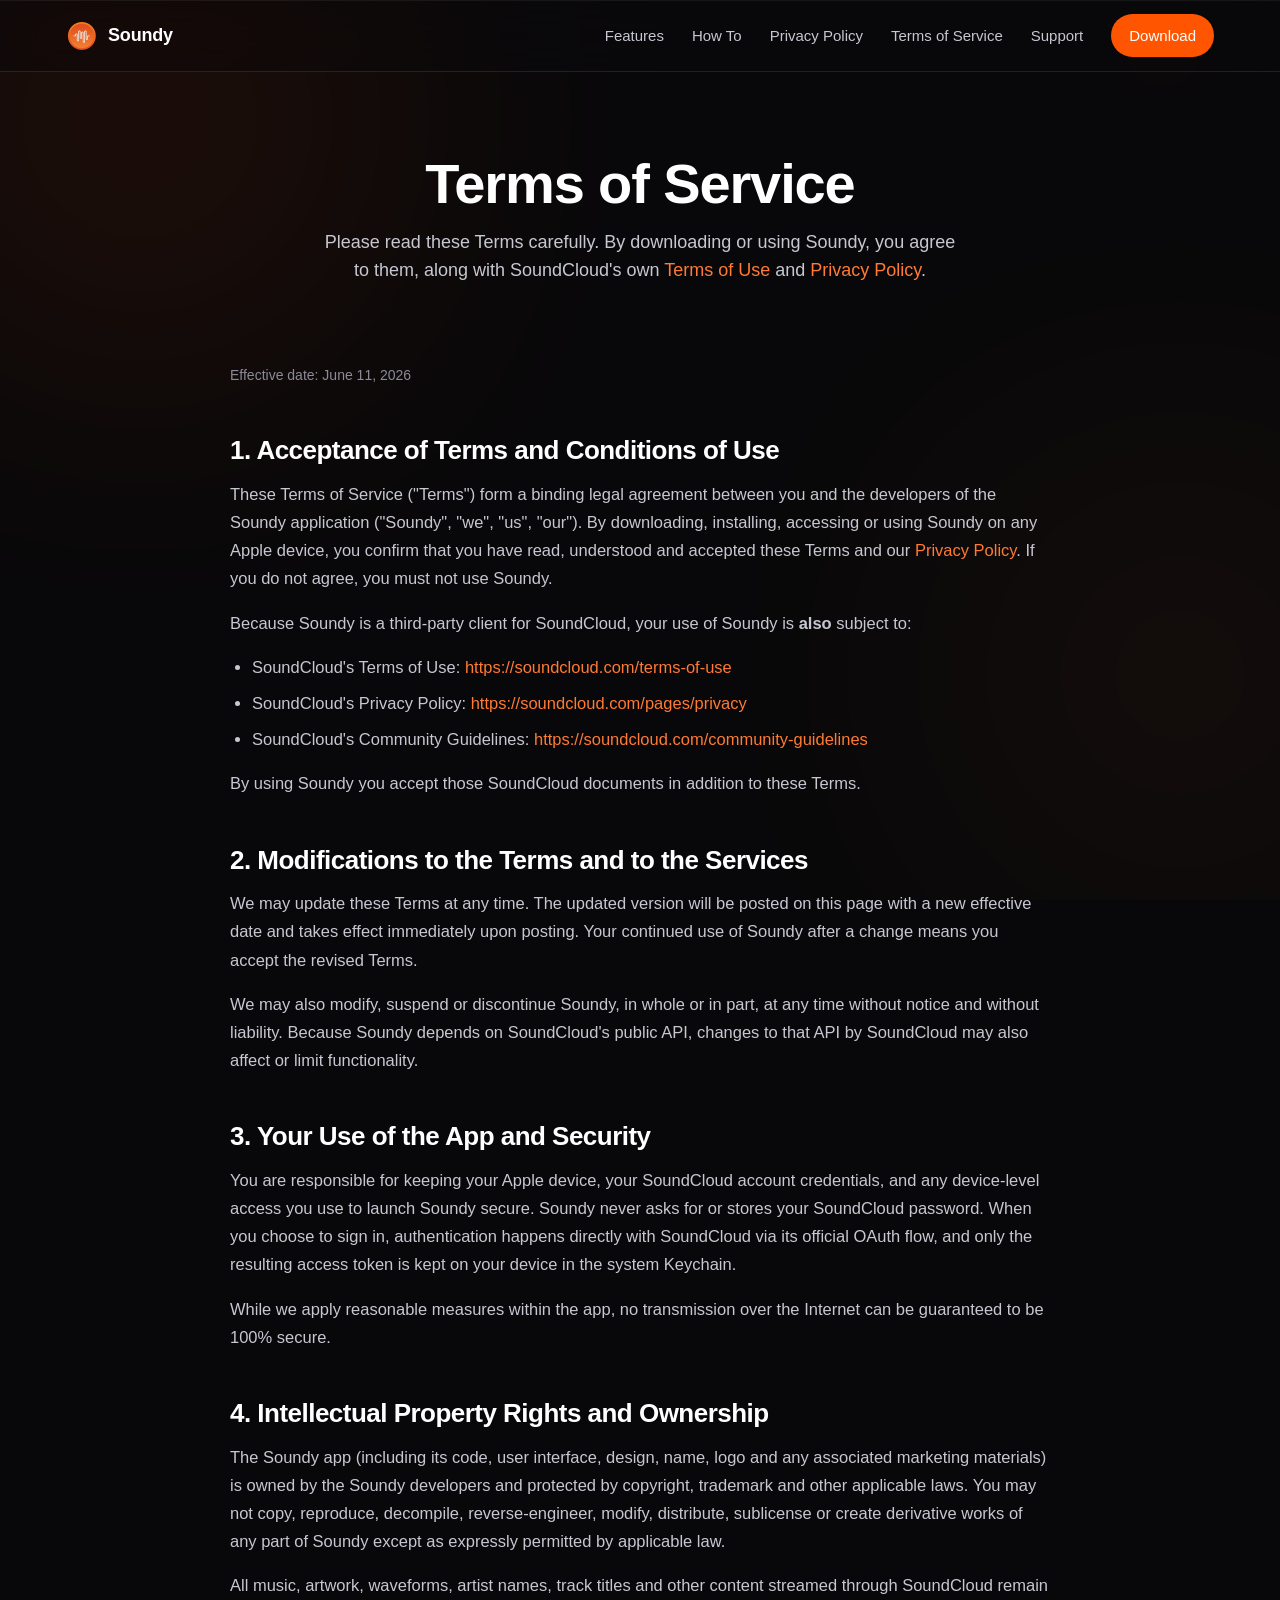
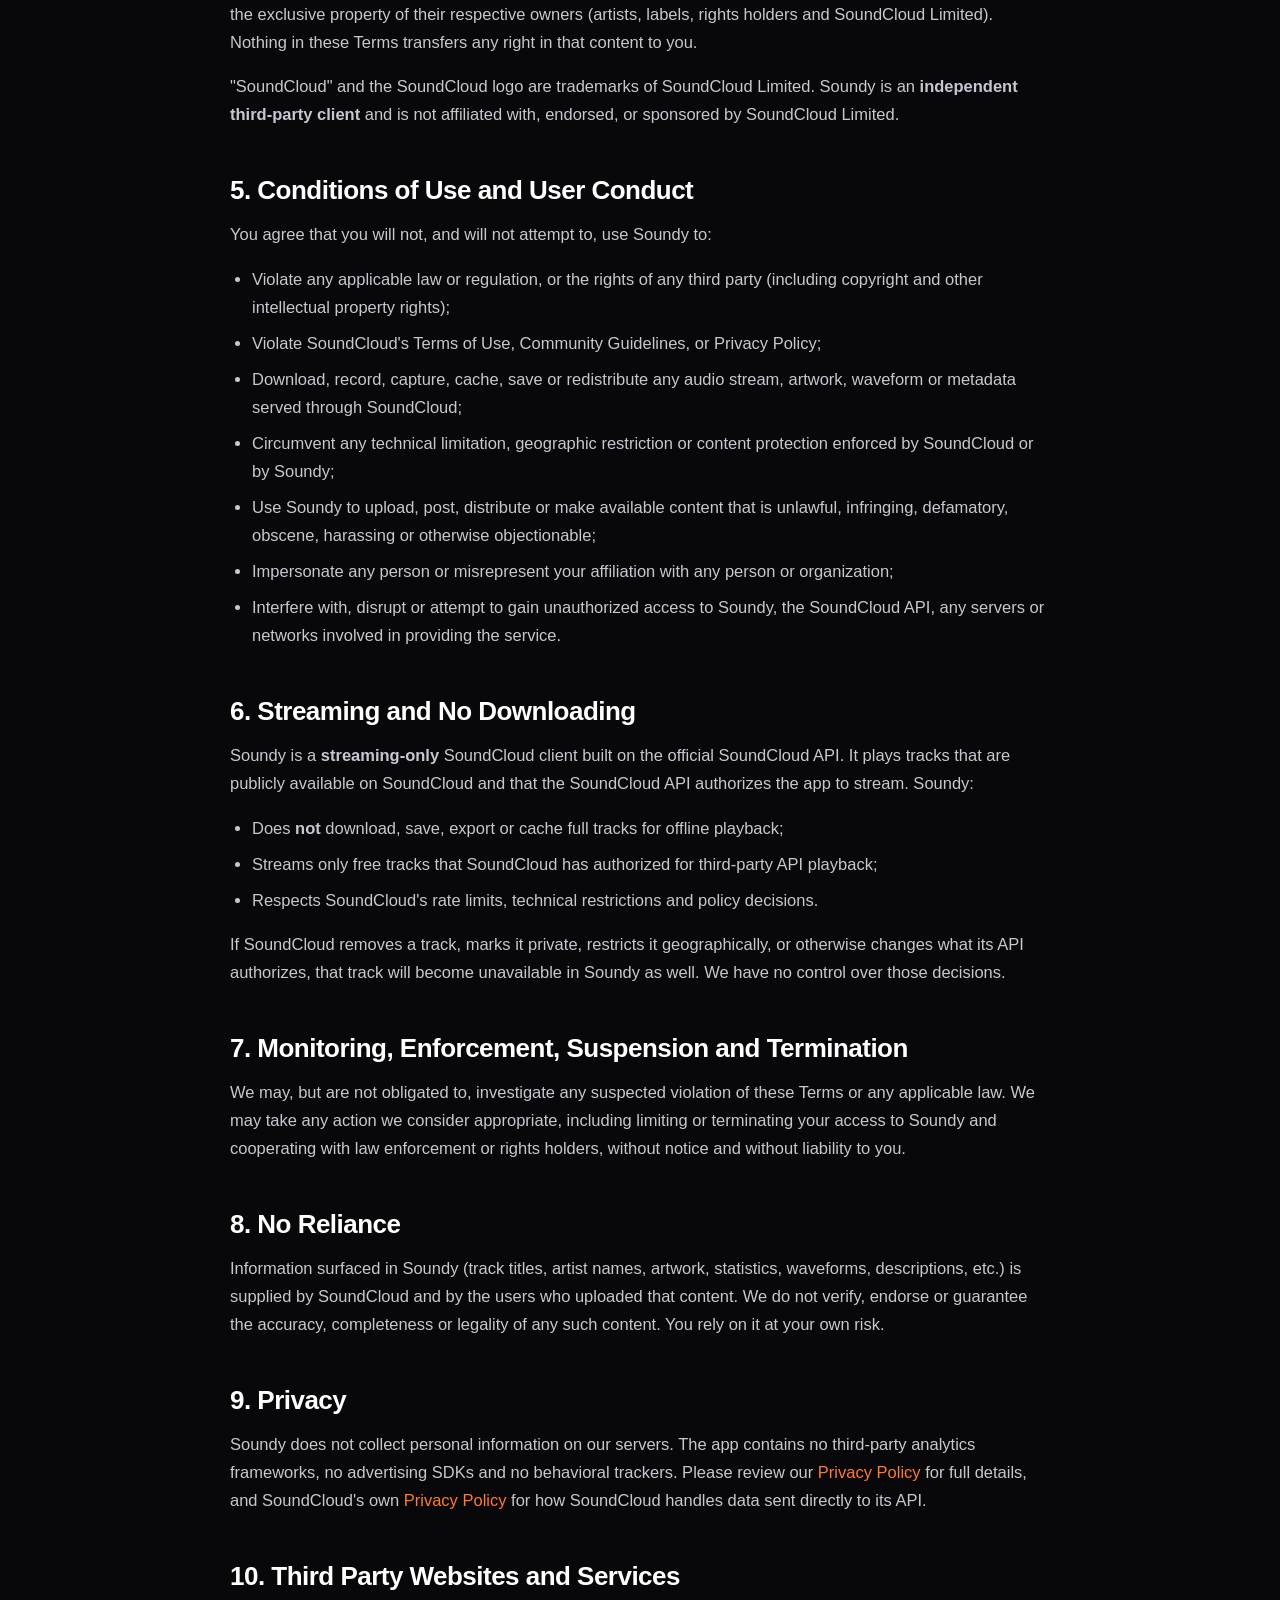
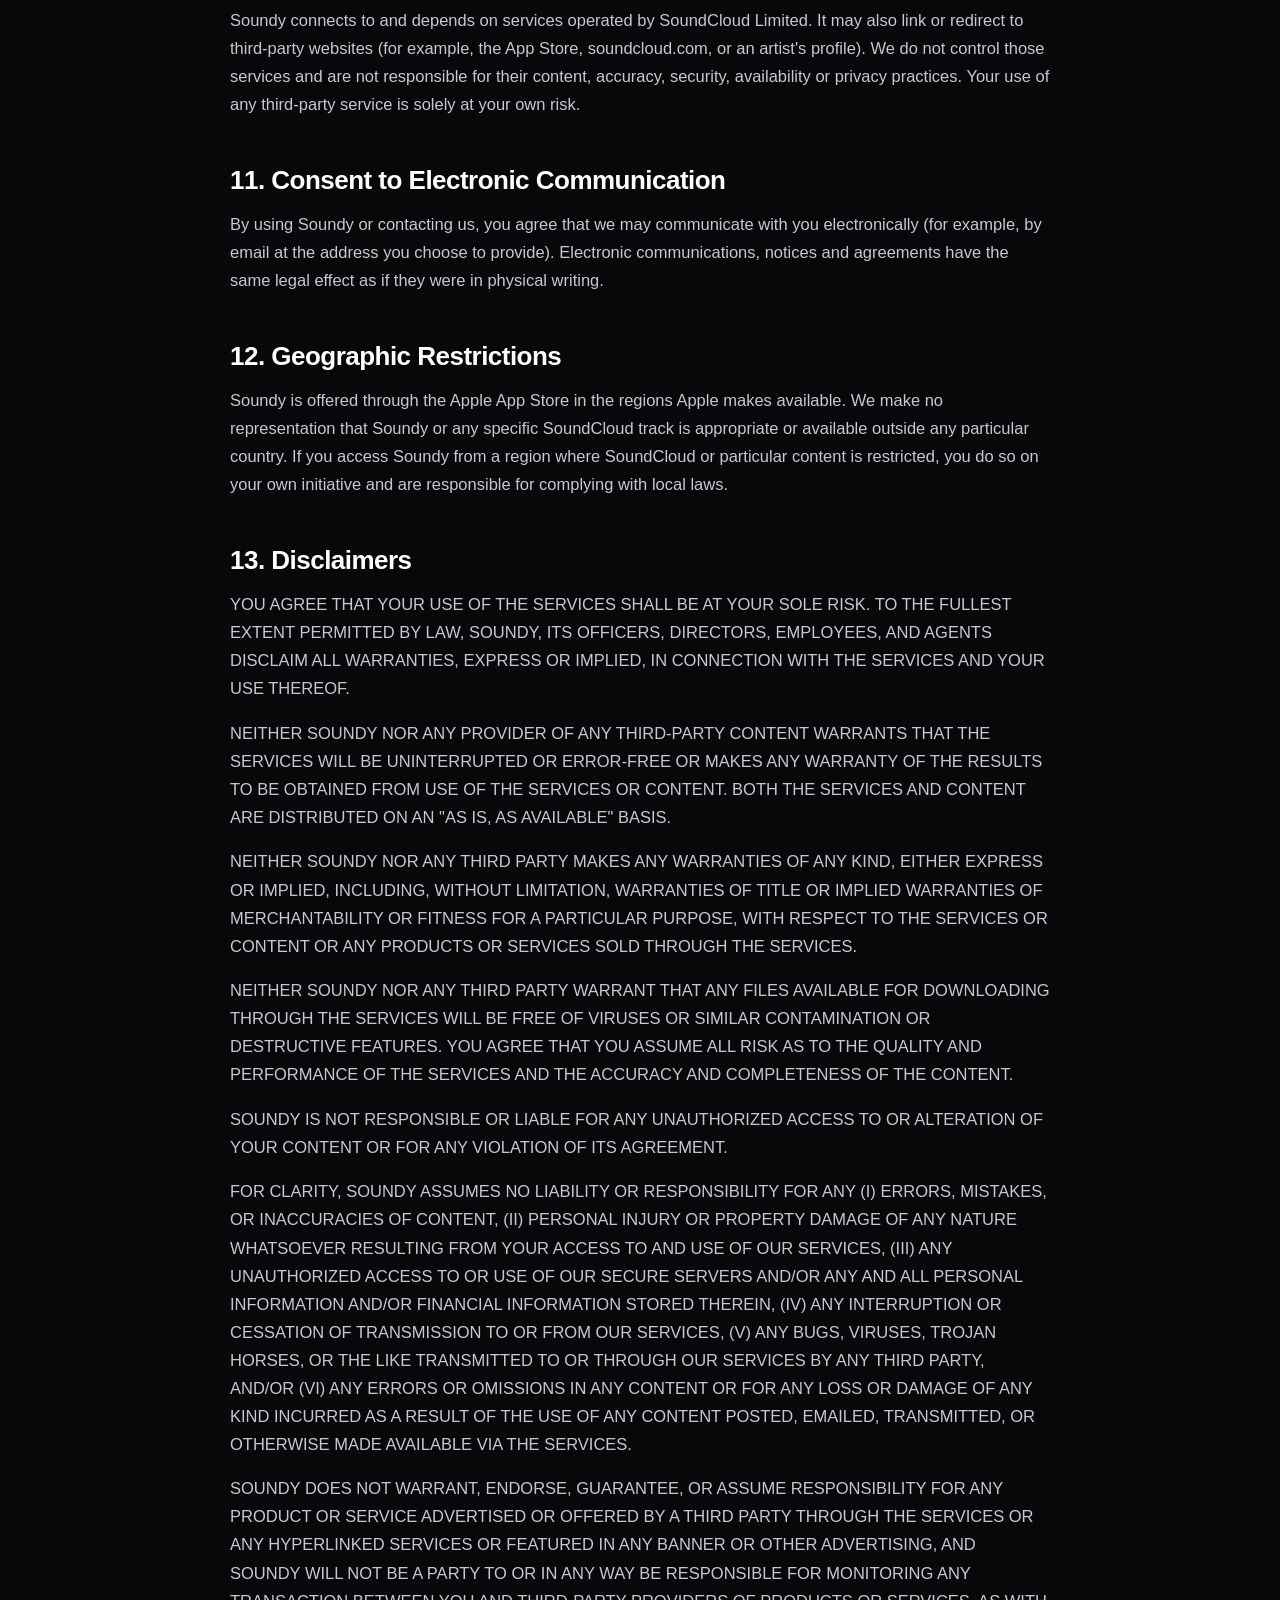
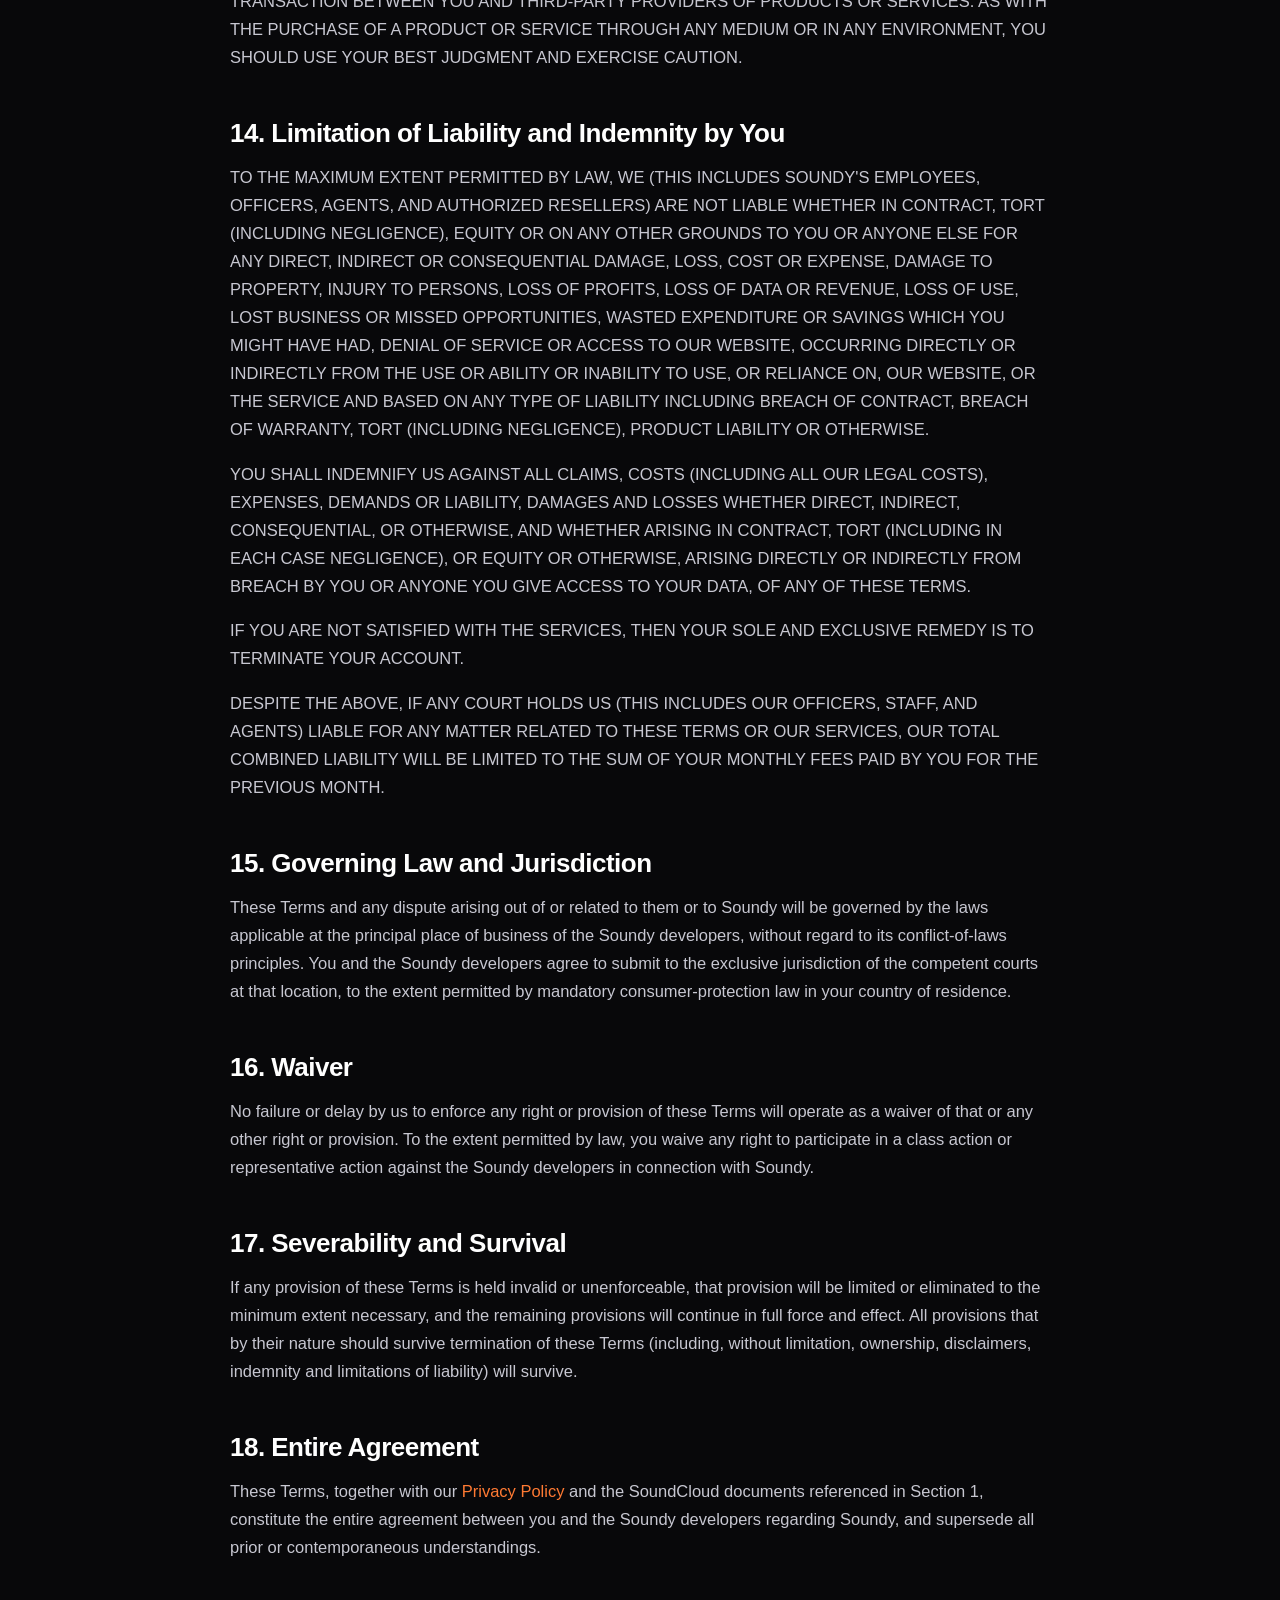
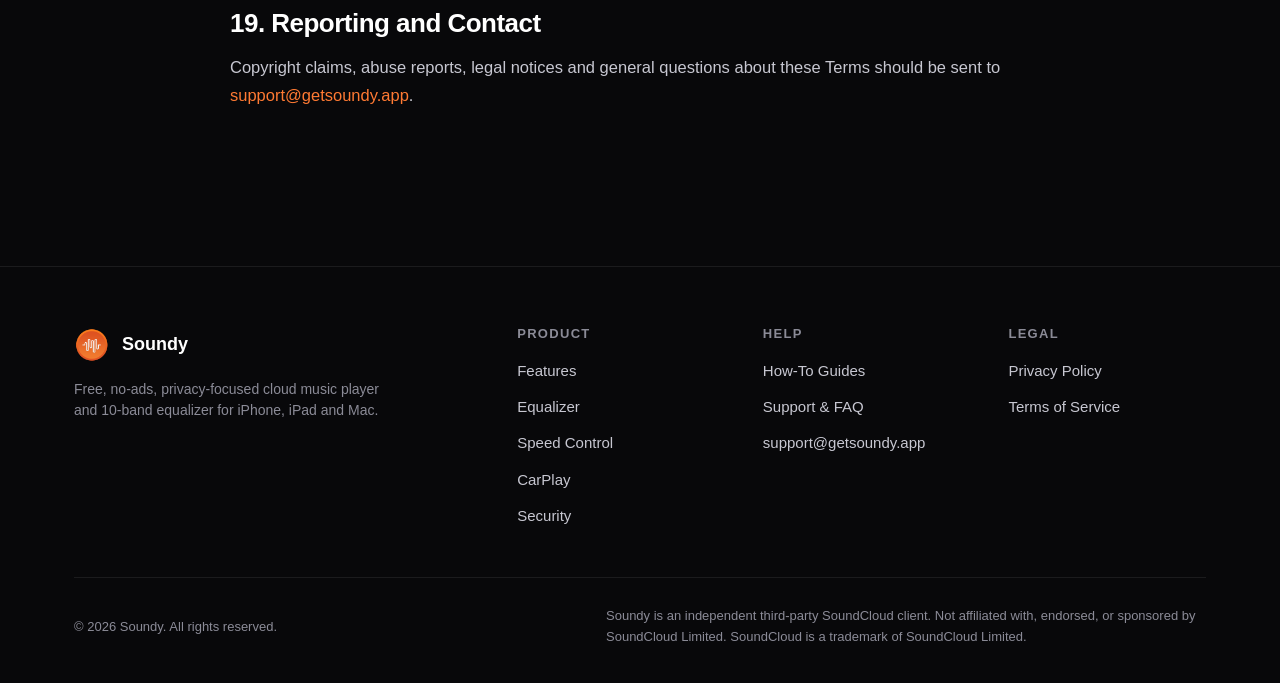
<file: terms.html>
<!DOCTYPE html>
<html lang="en">
<head>
  <meta charset="UTF-8" />
  <meta name="viewport" content="width=device-width, initial-scale=1, viewport-fit=cover" />
  <meta name="theme-color" content="#ff5500" />

  <title>Terms of Service | Soundy | Free SoundCloud Equalizer App</title>
  <meta name="description" content="Soundy's Terms of Service. By using Soundy you also agree to SoundCloud's Terms of Use and Privacy Policy. Soundy uses the official SoundCloud API, streams only free tracks, and does not allow downloading or caching." />
  <meta name="robots" content="index, follow" />
  <link rel="canonical" href="https://getsoundy.app/terms.html" />

  <meta property="og:type" content="website" />
  <meta property="og:title" content="Soundy Terms of Service" />
  <meta property="og:description" content="Terms that govern the use of the Soundy app. Soundy uses the official SoundCloud API and respects SoundCloud's policies." />
  <meta property="og:url" content="https://getsoundy.app/terms.html" />
  <meta property="og:image" content="https://getsoundy.app/assets/soundy-icon.png" />

  <link rel="icon" type="image/png" href="assets/soundy-icon.png" />
  <link rel="apple-touch-icon" sizes="180x180" href="assets/soundy-icon.png" />
  <link rel="manifest" href="manifest.json" />
  <link rel="stylesheet" href="css/styles.css" />
</head>
<body>
  <div class="bg-orb" aria-hidden="true"></div>

  <header class="nav">
    <div class="container nav-inner">
      <a href="index.html" class="nav-brand" aria-label="Soundy home">
        <img src="assets/soundy-icon.png" alt="Soundy app icon" width="32" height="32" />
        <span>Soundy</span>
      </a>
      <nav class="nav-links" aria-label="Primary">
        <a href="index.html#features">Features</a>
        <a href="how-to/index.html">How To</a>
        <a href="privacy.html">Privacy Policy</a>
        <a href="terms.html">Terms of Service</a>
        <a href="support.html">Support</a>
        <a class="nav-cta" href="https://apps.apple.com/us/app/soundy-cloud-music-player-eq/id6778474045" rel="noopener">Download</a>
      </nav>
      <button class="nav-toggle" aria-label="Toggle menu" aria-expanded="false">
        <svg width="24" height="24" viewBox="0 0 24 24" fill="none" stroke="currentColor" stroke-width="2" stroke-linecap="round" stroke-linejoin="round"><line x1="3" y1="6" x2="21" y2="6"/><line x1="3" y1="12" x2="21" y2="12"/><line x1="3" y1="18" x2="21" y2="18"/></svg>
      </button>
    </div>
  </header>

  <main>
    <section class="page-hero">
      <div class="container">
        <h1>Terms of Service</h1>
        <p>Please read these Terms carefully. By downloading or using Soundy, you agree to them, along with SoundCloud's own <a href="https://soundcloud.com/terms-of-use" rel="noopener nofollow" target="_blank">Terms of Use</a> and <a href="https://soundcloud.com/pages/privacy" rel="noopener nofollow" target="_blank">Privacy Policy</a>.</p>
      </div>
    </section>

    <article class="container prose">
      <p class="meta">Effective date: June 11, 2026</p>

      <h2>1. Acceptance of Terms and Conditions of Use</h2>
      <p>These Terms of Service ("Terms") form a binding legal agreement between you and the developers of the Soundy application ("Soundy", "we", "us", "our"). By downloading, installing, accessing or using Soundy on any Apple device, you confirm that you have read, understood and accepted these Terms and our <a href="privacy.html">Privacy Policy</a>. If you do not agree, you must not use Soundy.</p>
      <p>Because Soundy is a third-party client for SoundCloud, your use of Soundy is <strong>also</strong> subject to:</p>
      <ul>
        <li>SoundCloud's Terms of Use: <a href="https://soundcloud.com/terms-of-use" rel="noopener nofollow">https://soundcloud.com/terms-of-use</a></li>
        <li>SoundCloud's Privacy Policy: <a href="https://soundcloud.com/pages/privacy" rel="noopener nofollow">https://soundcloud.com/pages/privacy</a></li>
        <li>SoundCloud's Community Guidelines: <a href="https://soundcloud.com/community-guidelines" rel="noopener nofollow">https://soundcloud.com/community-guidelines</a></li>
      </ul>
      <p>By using Soundy you accept those SoundCloud documents in addition to these Terms.</p>

      <h2>2. Modifications to the Terms and to the Services</h2>
      <p>We may update these Terms at any time. The updated version will be posted on this page with a new effective date and takes effect immediately upon posting. Your continued use of Soundy after a change means you accept the revised Terms.</p>
      <p>We may also modify, suspend or discontinue Soundy, in whole or in part, at any time without notice and without liability. Because Soundy depends on SoundCloud's public API, changes to that API by SoundCloud may also affect or limit functionality.</p>

      <h2>3. Your Use of the App and Security</h2>
      <p>You are responsible for keeping your Apple device, your SoundCloud account credentials, and any device-level access you use to launch Soundy secure. Soundy never asks for or stores your SoundCloud password. When you choose to sign in, authentication happens directly with SoundCloud via its official OAuth flow, and only the resulting access token is kept on your device in the system Keychain.</p>
      <p>While we apply reasonable measures within the app, no transmission over the Internet can be guaranteed to be 100% secure.</p>

      <h2>4. Intellectual Property Rights and Ownership</h2>
      <p>The Soundy app (including its code, user interface, design, name, logo and any associated marketing materials) is owned by the Soundy developers and protected by copyright, trademark and other applicable laws. You may not copy, reproduce, decompile, reverse-engineer, modify, distribute, sublicense or create derivative works of any part of Soundy except as expressly permitted by applicable law.</p>
      <p>All music, artwork, waveforms, artist names, track titles and other content streamed through SoundCloud remain the exclusive property of their respective owners (artists, labels, rights holders and SoundCloud Limited). Nothing in these Terms transfers any right in that content to you.</p>
      <p>"SoundCloud" and the SoundCloud logo are trademarks of SoundCloud Limited. Soundy is an <strong>independent third-party client</strong> and is not affiliated with, endorsed, or sponsored by SoundCloud Limited.</p>

      <h2>5. Conditions of Use and User Conduct</h2>
      <p>You agree that you will not, and will not attempt to, use Soundy to:</p>
      <ul>
        <li>Violate any applicable law or regulation, or the rights of any third party (including copyright and other intellectual property rights);</li>
        <li>Violate SoundCloud's Terms of Use, Community Guidelines, or Privacy Policy;</li>
        <li>Download, record, capture, cache, save or redistribute any audio stream, artwork, waveform or metadata served through SoundCloud;</li>
        <li>Circumvent any technical limitation, geographic restriction or content protection enforced by SoundCloud or by Soundy;</li>
        <li>Use Soundy to upload, post, distribute or make available content that is unlawful, infringing, defamatory, obscene, harassing or otherwise objectionable;</li>
        <li>Impersonate any person or misrepresent your affiliation with any person or organization;</li>
        <li>Interfere with, disrupt or attempt to gain unauthorized access to Soundy, the SoundCloud API, any servers or networks involved in providing the service.</li>
      </ul>

      <h2>6. Streaming and No Downloading</h2>
      <p>Soundy is a <strong>streaming-only</strong> SoundCloud client built on the official SoundCloud API. It plays tracks that are publicly available on SoundCloud and that the SoundCloud API authorizes the app to stream. Soundy:</p>
      <ul>
        <li>Does <strong>not</strong> download, save, export or cache full tracks for offline playback;</li>
        <li>Streams only free tracks that SoundCloud has authorized for third-party API playback;</li>
        <li>Respects SoundCloud's rate limits, technical restrictions and policy decisions.</li>
      </ul>
      <p>If SoundCloud removes a track, marks it private, restricts it geographically, or otherwise changes what its API authorizes, that track will become unavailable in Soundy as well. We have no control over those decisions.</p>

      <h2>7. Monitoring, Enforcement, Suspension and Termination</h2>
      <p>We may, but are not obligated to, investigate any suspected violation of these Terms or any applicable law. We may take any action we consider appropriate, including limiting or terminating your access to Soundy and cooperating with law enforcement or rights holders, without notice and without liability to you.</p>

      <h2>8. No Reliance</h2>
      <p>Information surfaced in Soundy (track titles, artist names, artwork, statistics, waveforms, descriptions, etc.) is supplied by SoundCloud and by the users who uploaded that content. We do not verify, endorse or guarantee the accuracy, completeness or legality of any such content. You rely on it at your own risk.</p>

      <h2>9. Privacy</h2>
      <p>Soundy does not collect personal information on our servers. The app contains no third-party analytics frameworks, no advertising SDKs and no behavioral trackers. Please review our <a href="privacy.html">Privacy Policy</a> for full details, and SoundCloud's own <a href="https://soundcloud.com/pages/privacy" rel="noopener nofollow">Privacy Policy</a> for how SoundCloud handles data sent directly to its API.</p>

      <h2>10. Third Party Websites and Services</h2>
      <p>Soundy connects to and depends on services operated by SoundCloud Limited. It may also link or redirect to third-party websites (for example, the App Store, soundcloud.com, or an artist's profile). We do not control those services and are not responsible for their content, accuracy, security, availability or privacy practices. Your use of any third-party service is solely at your own risk.</p>

      <h2>11. Consent to Electronic Communication</h2>
      <p>By using Soundy or contacting us, you agree that we may communicate with you electronically (for example, by email at the address you choose to provide). Electronic communications, notices and agreements have the same legal effect as if they were in physical writing.</p>

      <h2>12. Geographic Restrictions</h2>
      <p>Soundy is offered through the Apple App Store in the regions Apple makes available. We make no representation that Soundy or any specific SoundCloud track is appropriate or available outside any particular country. If you access Soundy from a region where SoundCloud or particular content is restricted, you do so on your own initiative and are responsible for complying with local laws.</p>

      <h2>13. Disclaimers</h2>
      <p>YOU AGREE THAT YOUR USE OF THE SERVICES SHALL BE AT YOUR SOLE RISK. TO THE FULLEST EXTENT PERMITTED BY LAW, SOUNDY, ITS OFFICERS, DIRECTORS, EMPLOYEES, AND AGENTS DISCLAIM ALL WARRANTIES, EXPRESS OR IMPLIED, IN CONNECTION WITH THE SERVICES AND YOUR USE THEREOF.</p>
      <p>NEITHER SOUNDY NOR ANY PROVIDER OF ANY THIRD-PARTY CONTENT WARRANTS THAT THE SERVICES WILL BE UNINTERRUPTED OR ERROR-FREE OR MAKES ANY WARRANTY OF THE RESULTS TO BE OBTAINED FROM USE OF THE SERVICES OR CONTENT. BOTH THE SERVICES AND CONTENT ARE DISTRIBUTED ON AN "AS IS, AS AVAILABLE" BASIS.</p>
      <p>NEITHER SOUNDY NOR ANY THIRD PARTY MAKES ANY WARRANTIES OF ANY KIND, EITHER EXPRESS OR IMPLIED, INCLUDING, WITHOUT LIMITATION, WARRANTIES OF TITLE OR IMPLIED WARRANTIES OF MERCHANTABILITY OR FITNESS FOR A PARTICULAR PURPOSE, WITH RESPECT TO THE SERVICES OR CONTENT OR ANY PRODUCTS OR SERVICES SOLD THROUGH THE SERVICES.</p>
      <p>NEITHER SOUNDY NOR ANY THIRD PARTY WARRANT THAT ANY FILES AVAILABLE FOR DOWNLOADING THROUGH THE SERVICES WILL BE FREE OF VIRUSES OR SIMILAR CONTAMINATION OR DESTRUCTIVE FEATURES. YOU AGREE THAT YOU ASSUME ALL RISK AS TO THE QUALITY AND PERFORMANCE OF THE SERVICES AND THE ACCURACY AND COMPLETENESS OF THE CONTENT.</p>
      <p>SOUNDY IS NOT RESPONSIBLE OR LIABLE FOR ANY UNAUTHORIZED ACCESS TO OR ALTERATION OF YOUR CONTENT OR FOR ANY VIOLATION OF ITS AGREEMENT.</p>
      <p>FOR CLARITY, SOUNDY ASSUMES NO LIABILITY OR RESPONSIBILITY FOR ANY (I) ERRORS, MISTAKES, OR INACCURACIES OF CONTENT, (II) PERSONAL INJURY OR PROPERTY DAMAGE OF ANY NATURE WHATSOEVER RESULTING FROM YOUR ACCESS TO AND USE OF OUR SERVICES, (III) ANY UNAUTHORIZED ACCESS TO OR USE OF OUR SECURE SERVERS AND/OR ANY AND ALL PERSONAL INFORMATION AND/OR FINANCIAL INFORMATION STORED THEREIN, (IV) ANY INTERRUPTION OR CESSATION OF TRANSMISSION TO OR FROM OUR SERVICES, (V) ANY BUGS, VIRUSES, TROJAN HORSES, OR THE LIKE TRANSMITTED TO OR THROUGH OUR SERVICES BY ANY THIRD PARTY, AND/OR (VI) ANY ERRORS OR OMISSIONS IN ANY CONTENT OR FOR ANY LOSS OR DAMAGE OF ANY KIND INCURRED AS A RESULT OF THE USE OF ANY CONTENT POSTED, EMAILED, TRANSMITTED, OR OTHERWISE MADE AVAILABLE VIA THE SERVICES.</p>
      <p>SOUNDY DOES NOT WARRANT, ENDORSE, GUARANTEE, OR ASSUME RESPONSIBILITY FOR ANY PRODUCT OR SERVICE ADVERTISED OR OFFERED BY A THIRD PARTY THROUGH THE SERVICES OR ANY HYPERLINKED SERVICES OR FEATURED IN ANY BANNER OR OTHER ADVERTISING, AND SOUNDY WILL NOT BE A PARTY TO OR IN ANY WAY BE RESPONSIBLE FOR MONITORING ANY TRANSACTION BETWEEN YOU AND THIRD-PARTY PROVIDERS OF PRODUCTS OR SERVICES. AS WITH THE PURCHASE OF A PRODUCT OR SERVICE THROUGH ANY MEDIUM OR IN ANY ENVIRONMENT, YOU SHOULD USE YOUR BEST JUDGMENT AND EXERCISE CAUTION.</p>

      <h2>14. Limitation of Liability and Indemnity by You</h2>
      <p>TO THE MAXIMUM EXTENT PERMITTED BY LAW, WE (THIS INCLUDES SOUNDY'S EMPLOYEES, OFFICERS, AGENTS, AND AUTHORIZED RESELLERS) ARE NOT LIABLE WHETHER IN CONTRACT, TORT (INCLUDING NEGLIGENCE), EQUITY OR ON ANY OTHER GROUNDS TO YOU OR ANYONE ELSE FOR ANY DIRECT, INDIRECT OR CONSEQUENTIAL DAMAGE, LOSS, COST OR EXPENSE, DAMAGE TO PROPERTY, INJURY TO PERSONS, LOSS OF PROFITS, LOSS OF DATA OR REVENUE, LOSS OF USE, LOST BUSINESS OR MISSED OPPORTUNITIES, WASTED EXPENDITURE OR SAVINGS WHICH YOU MIGHT HAVE HAD, DENIAL OF SERVICE OR ACCESS TO OUR WEBSITE, OCCURRING DIRECTLY OR INDIRECTLY FROM THE USE OR ABILITY OR INABILITY TO USE, OR RELIANCE ON, OUR WEBSITE, OR THE SERVICE AND BASED ON ANY TYPE OF LIABILITY INCLUDING BREACH OF CONTRACT, BREACH OF WARRANTY, TORT (INCLUDING NEGLIGENCE), PRODUCT LIABILITY OR OTHERWISE.</p>
      <p>YOU SHALL INDEMNIFY US AGAINST ALL CLAIMS, COSTS (INCLUDING ALL OUR LEGAL COSTS), EXPENSES, DEMANDS OR LIABILITY, DAMAGES AND LOSSES WHETHER DIRECT, INDIRECT, CONSEQUENTIAL, OR OTHERWISE, AND WHETHER ARISING IN CONTRACT, TORT (INCLUDING IN EACH CASE NEGLIGENCE), OR EQUITY OR OTHERWISE, ARISING DIRECTLY OR INDIRECTLY FROM BREACH BY YOU OR ANYONE YOU GIVE ACCESS TO YOUR DATA, OF ANY OF THESE TERMS.</p>
      <p>IF YOU ARE NOT SATISFIED WITH THE SERVICES, THEN YOUR SOLE AND EXCLUSIVE REMEDY IS TO TERMINATE YOUR ACCOUNT.</p>
      <p>DESPITE THE ABOVE, IF ANY COURT HOLDS US (THIS INCLUDES OUR OFFICERS, STAFF, AND AGENTS) LIABLE FOR ANY MATTER RELATED TO THESE TERMS OR OUR SERVICES, OUR TOTAL COMBINED LIABILITY WILL BE LIMITED TO THE SUM OF YOUR MONTHLY FEES PAID BY YOU FOR THE PREVIOUS MONTH.</p>

      <h2>15. Governing Law and Jurisdiction</h2>
      <p>These Terms and any dispute arising out of or related to them or to Soundy will be governed by the laws applicable at the principal place of business of the Soundy developers, without regard to its conflict-of-laws principles. You and the Soundy developers agree to submit to the exclusive jurisdiction of the competent courts at that location, to the extent permitted by mandatory consumer-protection law in your country of residence.</p>

      <h2>16. Waiver</h2>
      <p>No failure or delay by us to enforce any right or provision of these Terms will operate as a waiver of that or any other right or provision. To the extent permitted by law, you waive any right to participate in a class action or representative action against the Soundy developers in connection with Soundy.</p>

      <h2>17. Severability and Survival</h2>
      <p>If any provision of these Terms is held invalid or unenforceable, that provision will be limited or eliminated to the minimum extent necessary, and the remaining provisions will continue in full force and effect. All provisions that by their nature should survive termination of these Terms (including, without limitation, ownership, disclaimers, indemnity and limitations of liability) will survive.</p>

      <h2>18. Entire Agreement</h2>
      <p>These Terms, together with our <a href="privacy.html">Privacy Policy</a> and the SoundCloud documents referenced in Section 1, constitute the entire agreement between you and the Soundy developers regarding Soundy, and supersede all prior or contemporaneous understandings.</p>

      <h2>19. Reporting and Contact</h2>
      <p>Copyright claims, abuse reports, legal notices and general questions about these Terms should be sent to <a href="mailto:support@getsoundy.app">support@getsoundy.app</a>.</p>
    </article>
  </main>

  <footer class="footer">
    <div class="container">
      <div class="footer-grid">
        <div>
          <div class="footer-brand">
            <img src="assets/soundy-icon.png" alt="" width="36" height="36" />
            <strong>Soundy</strong>
          </div>
          <p class="footer-tag">Free, no-ads, privacy-focused cloud music player and 10-band equalizer for iPhone, iPad and Mac.</p>
        </div>

        <div class="footer-col">
          <h4>Product</h4>
          <ul>
            <li><a href="index.html#features">Features</a></li>
            <li><a href="index.html#equalizer">Equalizer</a></li>
            <li><a href="index.html#speed">Speed Control</a></li>
            <li><a href="index.html#carplay">CarPlay</a></li>
            <li><a href="index.html#privacy">Security</a></li>
          </ul>
        </div>

        <div class="footer-col">
          <h4>Help</h4>
          <ul>
            <li><a href="how-to/index.html">How-To Guides</a></li>
            <li><a href="support.html">Support &amp; FAQ</a></li>
            <li><a href="mailto:support@getsoundy.app">support@getsoundy.app</a></li>
          </ul>
        </div>

        <div class="footer-col">
          <h4>Legal</h4>
          <ul>
            <li><a href="privacy.html">Privacy Policy</a></li>
            <li><a href="terms.html">Terms of Service</a></li>
          </ul>
        </div>
      </div>

      <div class="footer-bottom">
        <span>© <span id="year">2026</span> Soundy. All rights reserved.</span>
        <span class="disclaimer">Soundy is an independent third-party SoundCloud client. Not affiliated with, endorsed, or sponsored by SoundCloud Limited. SoundCloud is a trademark of SoundCloud Limited.</span>
      </div>
    </div>
  </footer>

  <script src="js/main.js" defer></script>
</body>
</html>
</file>
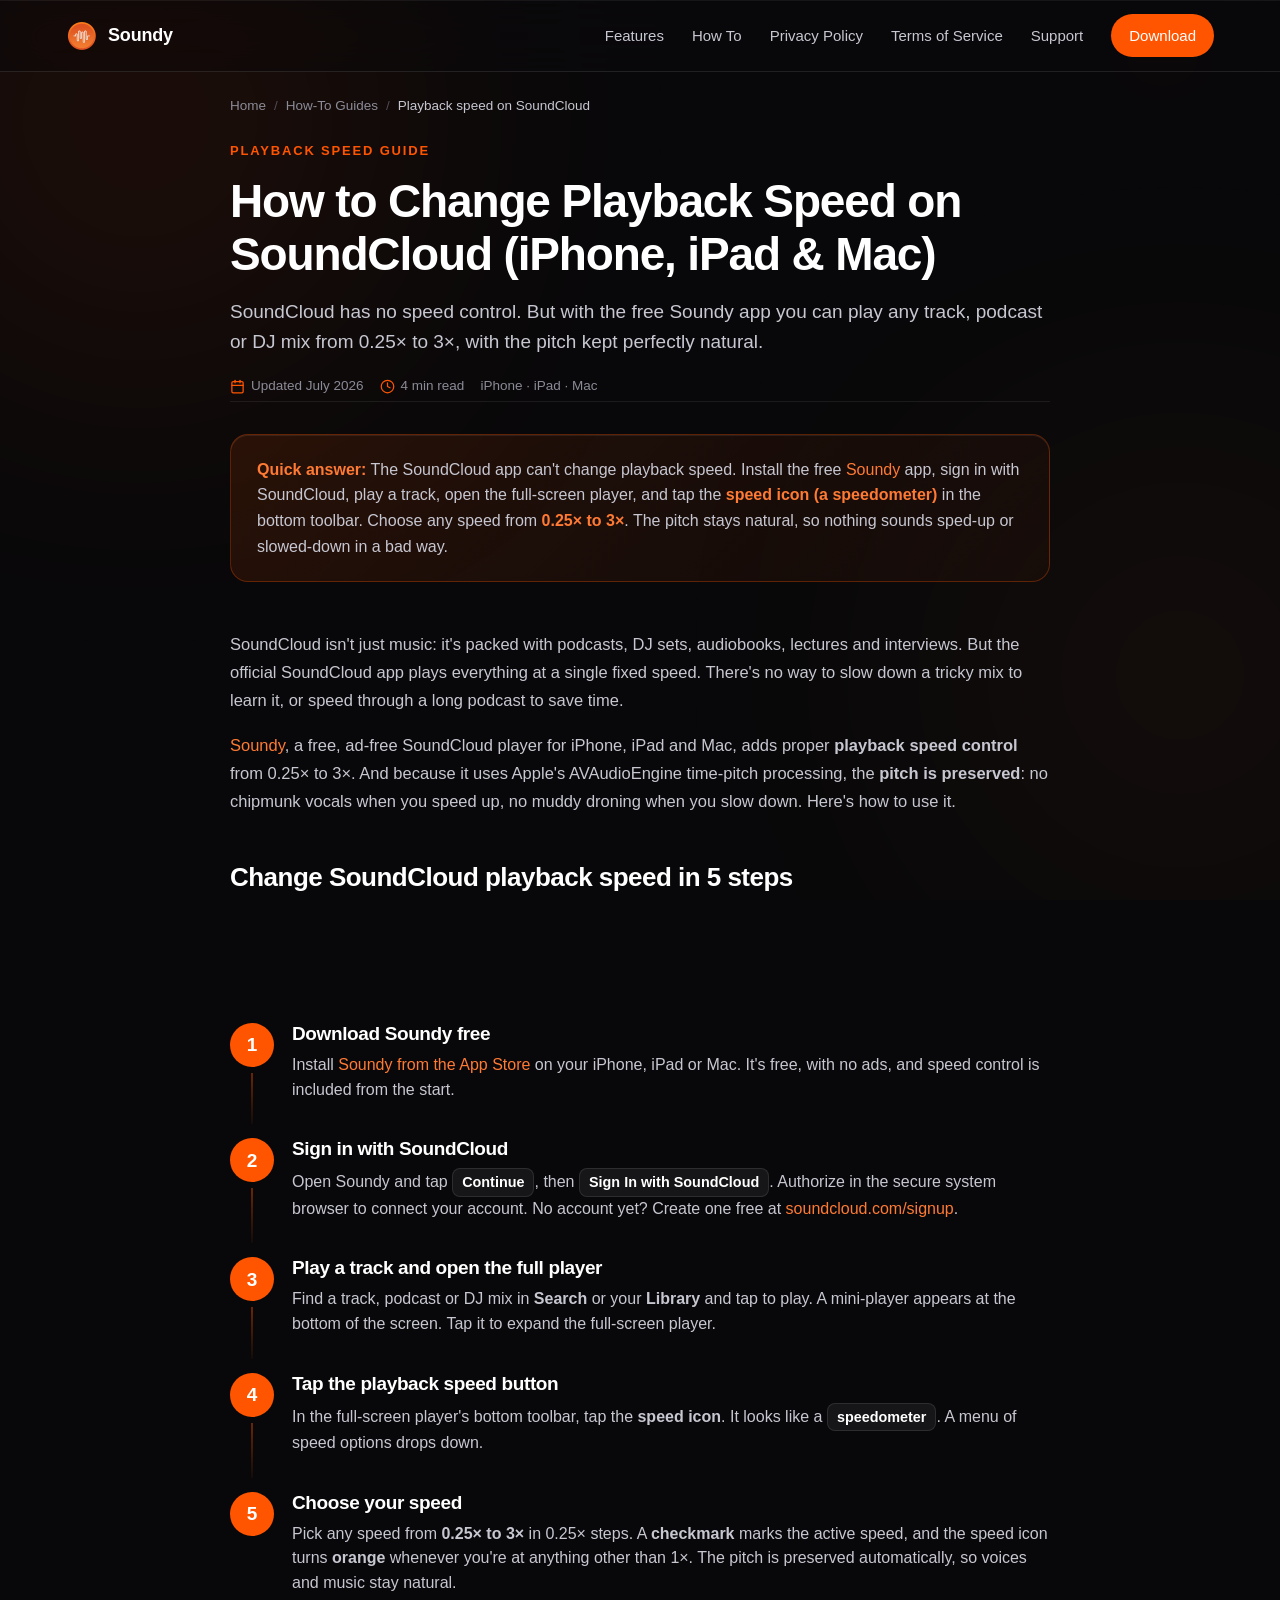
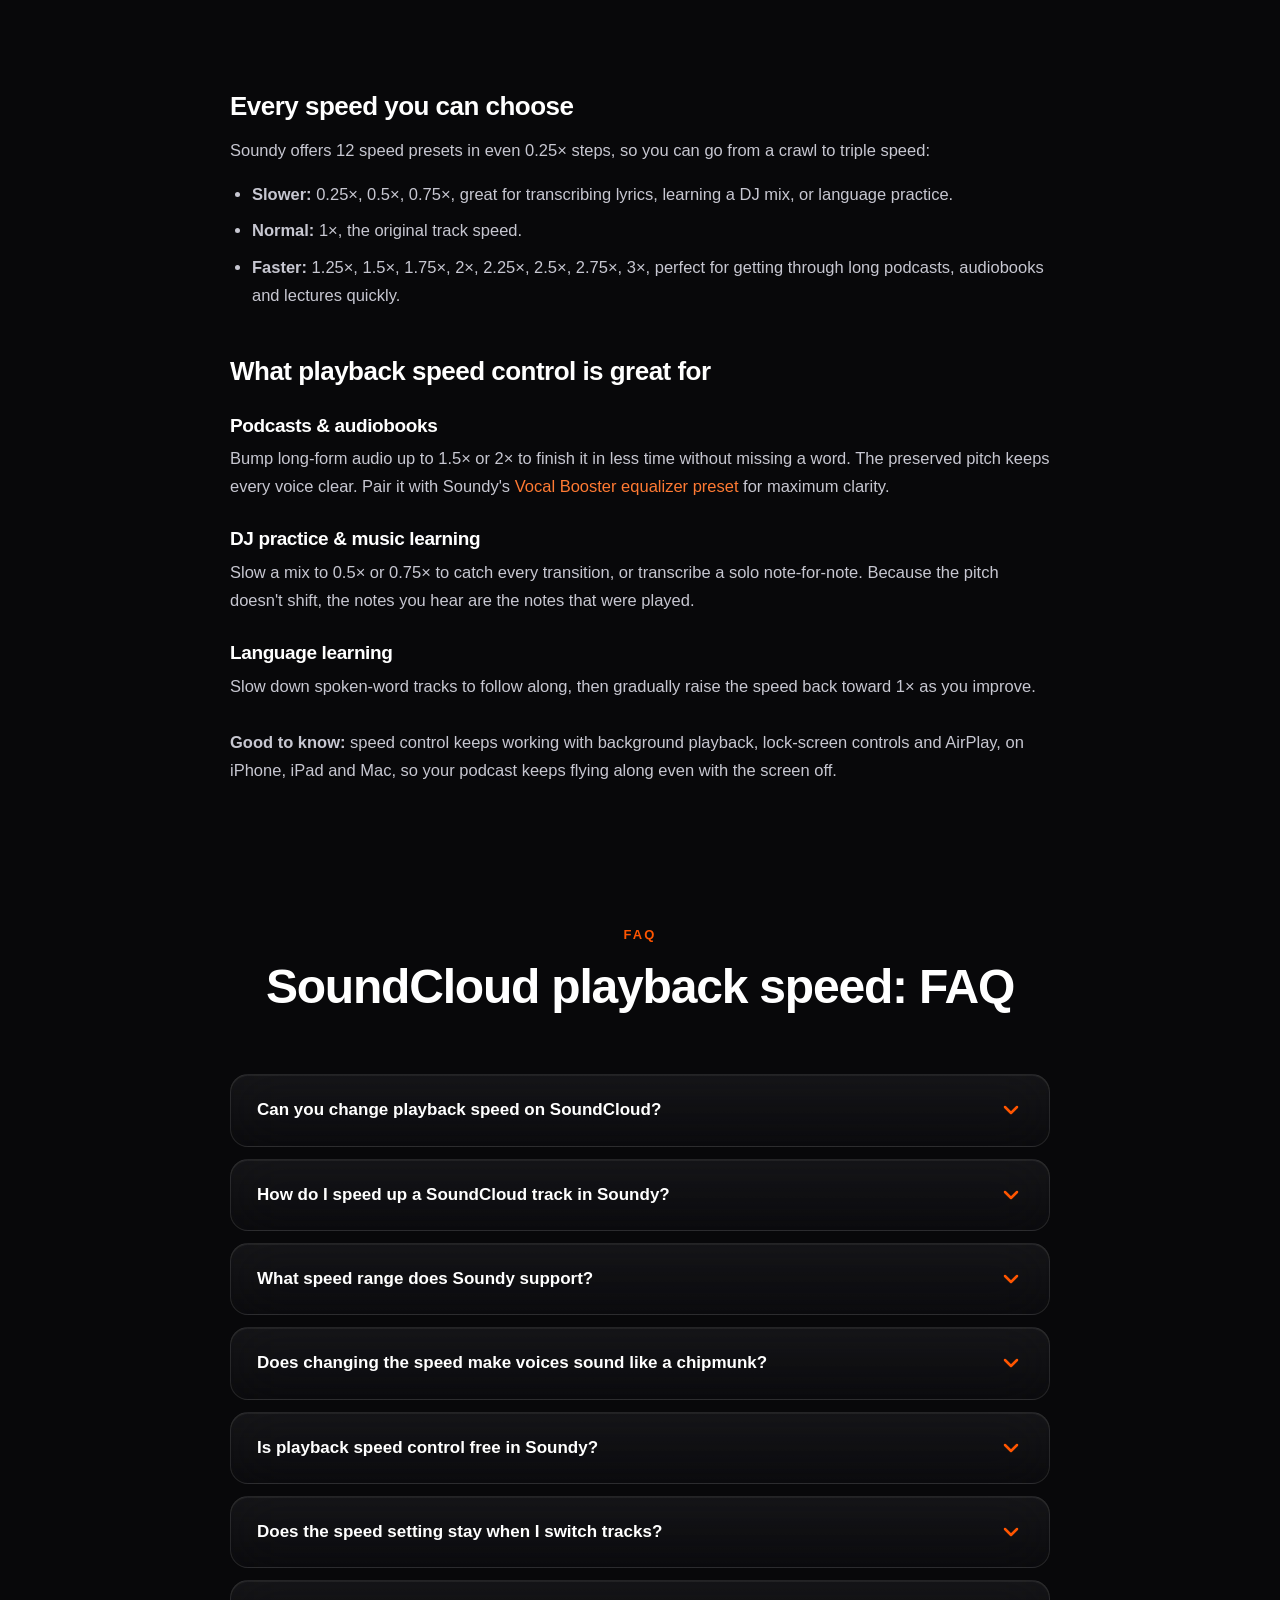
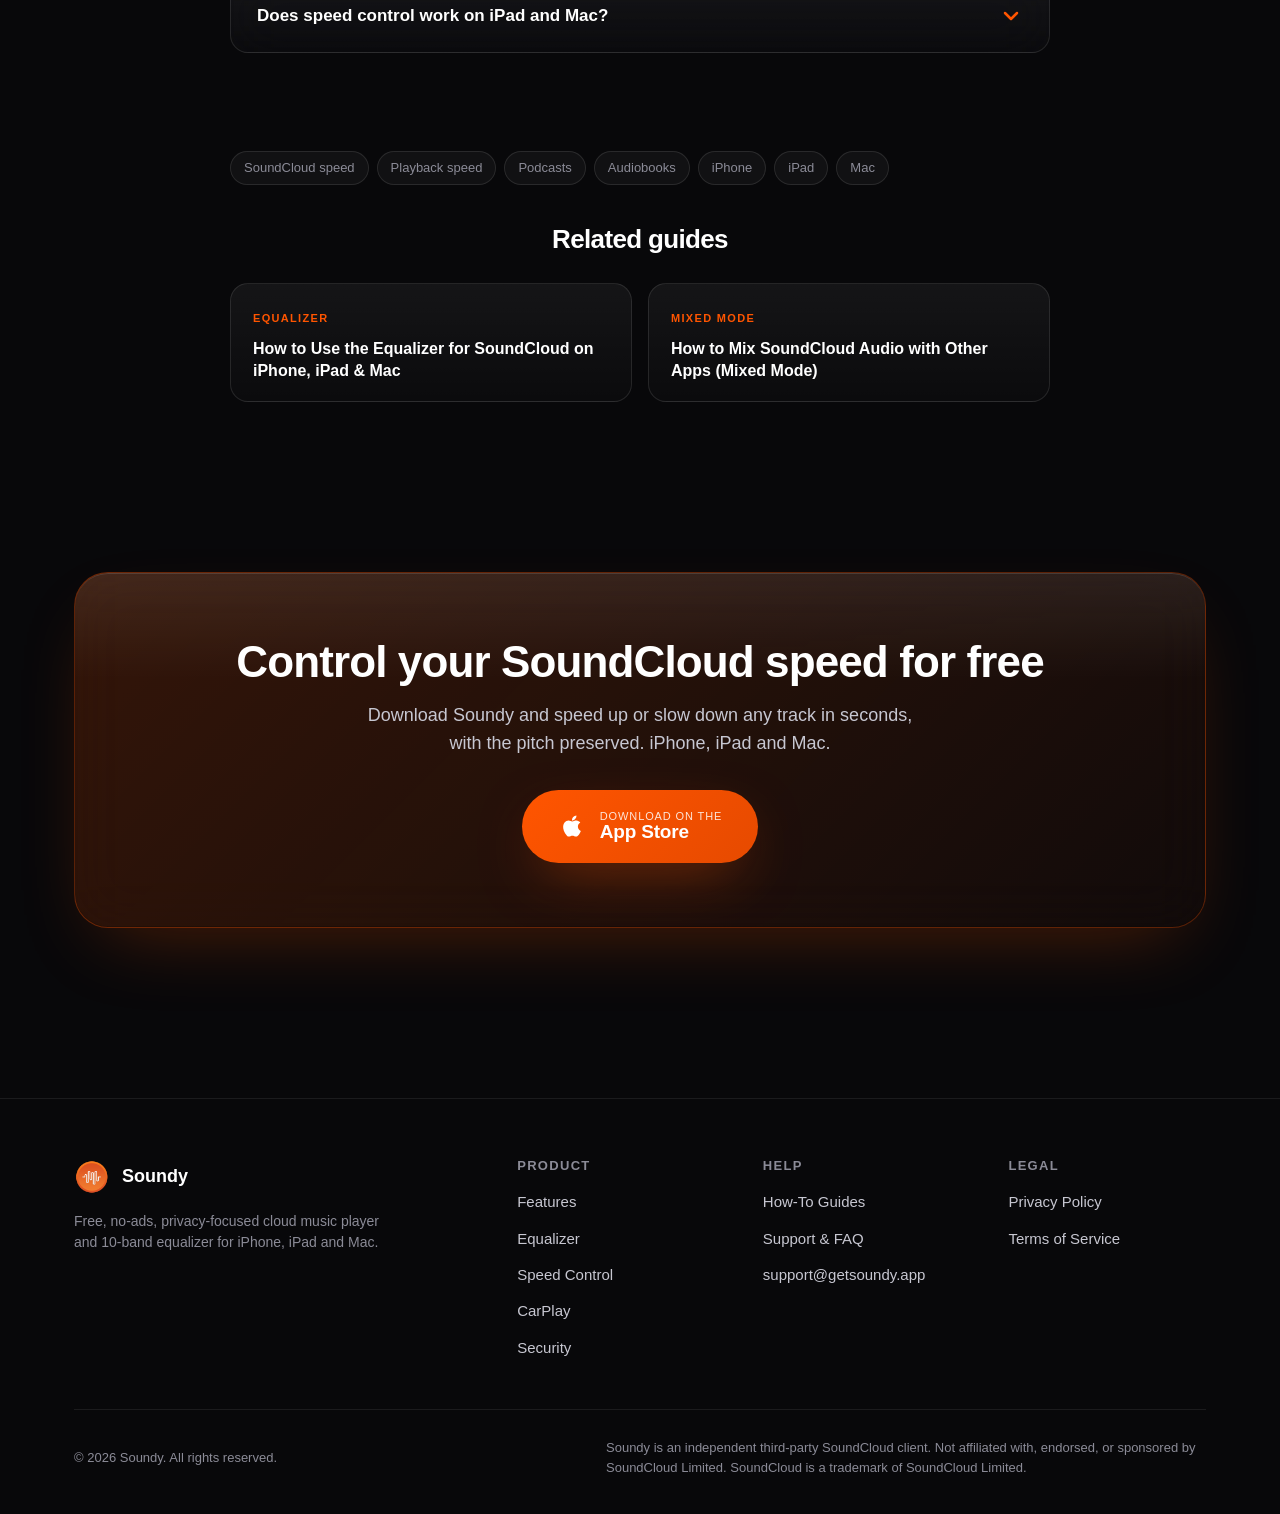
<file: how-to/how-to-change-playback-speed-on-soundcloud-iphone-ipad-mac.html>
<!DOCTYPE html>
<html lang="en">
<head>
  <meta charset="UTF-8" />
  <meta name="viewport" content="width=device-width, initial-scale=1, viewport-fit=cover" />
  <meta name="theme-color" content="#ff5500" />

  <title>How to Change Playback Speed on SoundCloud (iPhone, iPad & Mac) in 2026</title>
  <meta name="description" content="Speed up or slow down SoundCloud tracks, podcasts and DJ mixes on iPhone, iPad and Mac with the free Soundy app. Adjust from 0.25x to 3x with the pitch preserved, so there are no chipmunk vocals." />
  <meta name="keywords" content="how to change playback speed on soundcloud, soundcloud playback speed, speed up soundcloud, slow down soundcloud, soundcloud podcast speed, soundcloud 2x speed iphone, soundcloud speed control ipad mac, soundy speed" />
  <meta name="author" content="Soundy" />
  <meta name="robots" content="index, follow, max-image-preview:large, max-snippet:-1" />
  <link rel="canonical" href="https://getsoundy.app/how-to/how-to-change-playback-speed-on-soundcloud-iphone-ipad-mac.html" />

  <!-- Open Graph -->
  <meta property="og:type" content="article" />
  <meta property="og:site_name" content="Soundy" />
  <meta property="og:title" content="How to Change Playback Speed on SoundCloud (iPhone, iPad & Mac)" />
  <meta property="og:description" content="Speed up or slow down SoundCloud tracks and podcasts from 0.25x to 3x with the pitch preserved, using the free Soundy app." />
  <meta property="og:url" content="https://getsoundy.app/how-to/how-to-change-playback-speed-on-soundcloud-iphone-ipad-mac.html" />
  <meta property="og:image" content="https://getsoundy.app/assets/soundy-icon.png" />

  <meta name="twitter:card" content="summary_large_image" />
  <meta name="twitter:title" content="How to Change Playback Speed on SoundCloud (iPhone, iPad & Mac)" />
  <meta name="twitter:description" content="Speed up or slow down SoundCloud from 0.25x to 3x with the pitch preserved, using the free Soundy app." />
  <meta name="twitter:image" content="https://getsoundy.app/assets/soundy-icon.png" />

  <link rel="icon" type="image/png" href="../assets/soundy-icon.png" />
  <link rel="apple-touch-icon" sizes="180x180" href="../assets/soundy-icon.png" />
  <link rel="manifest" href="../manifest.json" />
  <link rel="stylesheet" href="../css/styles.css" />

  <!-- JSON-LD: Breadcrumb -->
  <script type="application/ld+json">
  {
    "@context": "https://schema.org",
    "@type": "BreadcrumbList",
    "itemListElement": [
      {"@type":"ListItem","position":1,"name":"Home","item":"https://getsoundy.app/"},
      {"@type":"ListItem","position":2,"name":"How-To Guides","item":"https://getsoundy.app/how-to/"},
      {"@type":"ListItem","position":3,"name":"How to Change Playback Speed on SoundCloud","item":"https://getsoundy.app/how-to/how-to-change-playback-speed-on-soundcloud-iphone-ipad-mac.html"}
    ]
  }
  </script>

  <!-- JSON-LD: HowTo -->
  <script type="application/ld+json">
  {
    "@context": "https://schema.org",
    "@type": "HowTo",
    "name": "How to Change Playback Speed on SoundCloud on iPhone, iPad & Mac",
    "description": "Speed up or slow down any SoundCloud track, podcast or DJ mix on iPhone, iPad and Mac using the free Soundy app, with the pitch preserved.",
    "totalTime": "PT1M",
    "estimatedCost": { "@type": "MonetaryAmount", "currency": "USD", "value": "0" },
    "tool": [
      { "@type": "HowToTool", "name": "Soundy app (free)" },
      { "@type": "HowToTool", "name": "A SoundCloud account" },
      { "@type": "HowToTool", "name": "iPhone, iPad or Mac" }
    ],
    "step": [
      {
        "@type": "HowToStep",
        "position": 1,
        "name": "Download Soundy free",
        "text": "Install Soundy from the App Store on your iPhone, iPad or Mac. It is free, with no ads and no paid tier.",
        "url": "https://getsoundy.app/how-to/how-to-change-playback-speed-on-soundcloud-iphone-ipad-mac.html#step-download"
      },
      {
        "@type": "HowToStep",
        "position": 2,
        "name": "Sign in with SoundCloud",
        "text": "Open Soundy, tap Continue, then tap 'Sign In with SoundCloud' and authorize in the secure system browser. If you don't have an account, create one free at soundcloud.com.",
        "url": "https://getsoundy.app/how-to/how-to-change-playback-speed-on-soundcloud-iphone-ipad-mac.html#step-signin"
      },
      {
        "@type": "HowToStep",
        "position": 3,
        "name": "Play a track and open the full player",
        "text": "Find a track, podcast or DJ mix in Search or your Library and tap to play it. Then tap the mini-player at the bottom of the screen to expand the full-screen player.",
        "url": "https://getsoundy.app/how-to/how-to-change-playback-speed-on-soundcloud-iphone-ipad-mac.html#step-play"
      },
      {
        "@type": "HowToStep",
        "position": 4,
        "name": "Tap the playback speed button",
        "text": "In the full-screen player's bottom toolbar, tap the speed icon (a speedometer). A menu of speed options appears.",
        "url": "https://getsoundy.app/how-to/how-to-change-playback-speed-on-soundcloud-iphone-ipad-mac.html#step-open-speed"
      },
      {
        "@type": "HowToStep",
        "position": 5,
        "name": "Choose your speed",
        "text": "Pick a speed from 0.25x up to 3x in 0.25x steps. A checkmark shows the active speed. The pitch is preserved automatically, so voices and music stay natural. The speed icon turns orange when set to anything other than 1x.",
        "url": "https://getsoundy.app/how-to/how-to-change-playback-speed-on-soundcloud-iphone-ipad-mac.html#step-choose"
      }
    ]
  }
  </script>

  <!-- JSON-LD: FAQ -->
  <script type="application/ld+json">
  {
    "@context": "https://schema.org",
    "@type": "FAQPage",
    "mainEntity": [
      {"@type":"Question","name":"Can you change playback speed on SoundCloud?","acceptedAnswer":{"@type":"Answer","text":"Not in the official SoundCloud app, which has no speed control at all. With the free Soundy app for iPhone, iPad and Mac you can play any SoundCloud track from 0.25x to 3x, which is ideal for podcasts, audiobooks, lectures and DJ practice."}},
      {"@type":"Question","name":"How do I speed up a SoundCloud track in Soundy?","acceptedAnswer":{"@type":"Answer","text":"Play a track, tap the mini-player to open the full-screen player, then tap the speed icon (a speedometer) in the bottom toolbar. Choose a speed such as 1.25x, 1.5x or 2x from the menu. A checkmark marks the active speed."}},
      {"@type":"Question","name":"What speed range does Soundy support?","acceptedAnswer":{"@type":"Answer","text":"Soundy offers speed presets from 0.25x to 3.0x in 0.25x increments: 0.25x, 0.5x, 0.75x, 1x, 1.25x, 1.5x, 1.75x, 2x, 2.25x, 2.5x, 2.75x and 3x. 1x is normal speed."}},
      {"@type":"Question","name":"Does changing the speed make voices sound like a chipmunk?","acceptedAnswer":{"@type":"Answer","text":"No. Soundy preserves the pitch when you change speed, using Apple's AVAudioEngine time-pitch processing. Vocals, music and speech stay on their natural pitch whether you slow down or speed up."}},
      {"@type":"Question","name":"Is playback speed control free in Soundy?","acceptedAnswer":{"@type":"Answer","text":"Yes. Speed control is completely free in Soundy, along with the 10-band equalizer and every other feature. There are no ads and no in-app purchase required."}},
      {"@type":"Question","name":"Does the speed setting stay when I switch tracks?","acceptedAnswer":{"@type":"Answer","text":"Yes. Your chosen playback speed applies to the tracks you play and is remembered between sessions, so podcasts and audiobooks keep playing at your preferred speed until you change it back."}},
      {"@type":"Question","name":"Does speed control work on iPad and Mac?","acceptedAnswer":{"@type":"Answer","text":"Yes. Soundy runs on iPhone, iPad and Mac, and playback speed control works the same on all three. It also keeps working with background playback, the lock screen and AirPlay."}}
    ]
  }
  </script>

  <!-- JSON-LD: Article -->
  <script type="application/ld+json">
  {
    "@context": "https://schema.org",
    "@type": "TechArticle",
    "headline": "How to Change Playback Speed on SoundCloud (iPhone, iPad & Mac)",
    "description": "Speed up or slow down SoundCloud tracks and podcasts from 0.25x to 3x with the pitch preserved, using the free Soundy app.",
    "image": "https://getsoundy.app/assets/soundy-icon.png",
    "datePublished": "2026-07-09",
    "dateModified": "2026-07-09",
    "author": { "@type": "Organization", "name": "Soundy", "url": "https://getsoundy.app/" },
    "publisher": {
      "@type": "Organization",
      "name": "Soundy",
      "logo": { "@type": "ImageObject", "url": "https://getsoundy.app/assets/soundy-icon.png" }
    },
    "mainEntityOfPage": "https://getsoundy.app/how-to/how-to-change-playback-speed-on-soundcloud-iphone-ipad-mac.html"
  }
  </script>
</head>
<body>
  <div class="bg-orb" aria-hidden="true"></div>

  <!-- Navigation -->
  <header class="nav">
    <div class="container nav-inner">
      <a href="../index.html" class="nav-brand" aria-label="Soundy home">
        <img src="../assets/soundy-icon.png" alt="Soundy app icon" width="32" height="32" />
        <span>Soundy</span>
      </a>
      <nav class="nav-links" aria-label="Primary">
        <a href="../index.html#features">Features</a>
        <a href="../how-to/index.html">How To</a>
        <a href="../privacy.html">Privacy Policy</a>
        <a href="../terms.html">Terms of Service</a>
        <a href="../support.html">Support</a>
        <a class="nav-cta" href="https://apps.apple.com/us/app/soundy-cloud-music-player-eq/id6778474045" rel="noopener">Download</a>
      </nav>
      <button class="nav-toggle" aria-label="Toggle menu" aria-expanded="false">
        <svg width="24" height="24" viewBox="0 0 24 24" fill="none" stroke="currentColor" stroke-width="2" stroke-linecap="round" stroke-linejoin="round"><line x1="3" y1="6" x2="21" y2="6"/><line x1="3" y1="12" x2="21" y2="12"/><line x1="3" y1="18" x2="21" y2="18"/></svg>
      </button>
    </div>
  </header>

  <main>
    <nav class="breadcrumbs container" aria-label="Breadcrumb">
      <a href="../index.html">Home</a>
      <span class="sep" aria-hidden="true">/</span>
      <a href="../how-to/index.html">How-To Guides</a>
      <span class="sep" aria-hidden="true">/</span>
      <span aria-current="page">Playback speed on SoundCloud</span>
    </nav>

    <article>
      <header class="article-head container">
        <span class="article-eyebrow">Playback Speed Guide</span>
        <h1>How to Change Playback Speed on SoundCloud (iPhone, iPad &amp; Mac)</h1>
        <p class="article-lede">SoundCloud has no speed control. But with the free Soundy app you can play any track, podcast or DJ mix from 0.25× to 3×, with the pitch kept perfectly natural.</p>
        <div class="article-meta">
          <span>
            <svg viewBox="0 0 24 24" fill="none" stroke="currentColor" stroke-width="2" stroke-linecap="round" stroke-linejoin="round"><rect x="3" y="4" width="18" height="18" rx="2"/><line x1="16" y1="2" x2="16" y2="6"/><line x1="8" y1="2" x2="8" y2="6"/><line x1="3" y1="10" x2="21" y2="10"/></svg>
            Updated July 2026
          </span>
          <span>
            <svg viewBox="0 0 24 24" fill="none" stroke="currentColor" stroke-width="2" stroke-linecap="round" stroke-linejoin="round"><circle cx="12" cy="12" r="10"/><polyline points="12 6 12 12 16 14"/></svg>
            4 min read
          </span>
          <span>iPhone · iPad · Mac</span>
        </div>
      </header>

      <div class="callout">
        <p><strong>Quick answer:</strong> The SoundCloud app can't change playback speed. Install the free <a href="../index.html">Soundy</a> app, sign in with SoundCloud, play a track, open the full-screen player, and tap the <strong>speed icon (a speedometer)</strong> in the bottom toolbar. Choose any speed from <strong>0.25× to 3×</strong>. The pitch stays natural, so nothing sounds sped-up or slowed-down in a bad way.</p>
      </div>

      <div class="prose">
        <p>SoundCloud isn't just music: it's packed with podcasts, DJ sets, audiobooks, lectures and interviews. But the official SoundCloud app plays everything at a single fixed speed. There's no way to slow down a tricky mix to learn it, or speed through a long podcast to save time.</p>
        <p><a href="../index.html">Soundy</a>, a free, ad-free SoundCloud player for iPhone, iPad and Mac, adds proper <strong>playback speed control</strong> from 0.25× to 3×. And because it uses Apple's AVAudioEngine time-pitch processing, the <strong>pitch is preserved</strong>: no chipmunk vocals when you speed up, no muddy droning when you slow down. Here's how to use it.</p>

        <h2 id="steps">Change SoundCloud playback speed in 5 steps</h2>
      </div>

      <ol class="howto-steps">
        <li id="step-download">
          <h3>Download Soundy free</h3>
          <p>Install <a href="https://apps.apple.com/us/app/soundy-cloud-music-player-eq/id6778474045" rel="noopener">Soundy from the App Store</a> on your iPhone, iPad or Mac. It's free, with no ads, and speed control is included from the start.</p>
        </li>
        <li id="step-signin">
          <h3>Sign in with SoundCloud</h3>
          <p>Open Soundy and tap <span class="ui-chip">Continue</span>, then <span class="ui-chip">Sign In with SoundCloud</span>. Authorize in the secure system browser to connect your account. No account yet? Create one free at <a href="https://soundcloud.com/signup" rel="noopener nofollow" target="_blank">soundcloud.com/signup</a>.</p>
        </li>
        <li id="step-play">
          <h3>Play a track and open the full player</h3>
          <p>Find a track, podcast or DJ mix in <strong>Search</strong> or your <strong>Library</strong> and tap to play. A mini-player appears at the bottom of the screen. Tap it to expand the full-screen player.</p>
        </li>
        <li id="step-open-speed">
          <h3>Tap the playback speed button</h3>
          <p>In the full-screen player's bottom toolbar, tap the <strong>speed icon</strong>. It looks like a <span class="ui-chip">speedometer</span>. A menu of speed options drops down.</p>
        </li>
        <li id="step-choose">
          <h3>Choose your speed</h3>
          <p>Pick any speed from <strong>0.25× to 3×</strong> in 0.25× steps. A <strong>checkmark</strong> marks the active speed, and the speed icon turns <strong>orange</strong> whenever you're at anything other than 1×. The pitch is preserved automatically, so voices and music stay natural.</p>
        </li>
      </ol>

      <div class="prose">
        <h2 id="speeds">Every speed you can choose</h2>
        <p>Soundy offers 12 speed presets in even 0.25× steps, so you can go from a crawl to triple speed:</p>
        <ul>
          <li><strong>Slower:</strong> 0.25×, 0.5×, 0.75×, great for transcribing lyrics, learning a DJ mix, or language practice.</li>
          <li><strong>Normal:</strong> 1×, the original track speed.</li>
          <li><strong>Faster:</strong> 1.25×, 1.5×, 1.75×, 2×, 2.25×, 2.5×, 2.75×, 3×, perfect for getting through long podcasts, audiobooks and lectures quickly.</li>
        </ul>

        <h2 id="uses">What playback speed control is great for</h2>
        <h3>Podcasts &amp; audiobooks</h3>
        <p>Bump long-form audio up to 1.5× or 2× to finish it in less time without missing a word. The preserved pitch keeps every voice clear. Pair it with Soundy's <a href="how-to-use-equalizer-for-soundcloud-iphone-ipad-mac.html">Vocal Booster equalizer preset</a> for maximum clarity.</p>
        <h3>DJ practice &amp; music learning</h3>
        <p>Slow a mix to 0.5× or 0.75× to catch every transition, or transcribe a solo note-for-note. Because the pitch doesn't shift, the notes you hear are the notes that were played.</p>
        <h3>Language learning</h3>
        <p>Slow down spoken-word tracks to follow along, then gradually raise the speed back toward 1× as you improve.</p>

        <p style="margin-top:28px;"><strong>Good to know:</strong> speed control keeps working with background playback, lock-screen controls and AirPlay, on iPhone, iPad and Mac, so your podcast keeps flying along even with the screen off.</p>
      </div>

      <!-- FAQ -->
      <section id="faq" aria-labelledby="faq-title" style="padding-top: 20px;">
        <div class="container">
          <div class="section-head">
            <span class="section-eyebrow">FAQ</span>
            <h2 id="faq-title">SoundCloud playback speed: FAQ</h2>
          </div>

          <div class="faq-list">
            <details class="faq-item"><summary class="faq-summary">Can you change playback speed on SoundCloud?</summary><div class="faq-body"><p>Not in the official SoundCloud app, which has no speed control at all. With the free Soundy app for iPhone, iPad and Mac you can play any SoundCloud track from 0.25× to 3×, which is ideal for podcasts, audiobooks, lectures and DJ practice.</p></div></details>

            <details class="faq-item"><summary class="faq-summary">How do I speed up a SoundCloud track in Soundy?</summary><div class="faq-body"><p>Play a track, tap the mini-player to open the full-screen player, then tap the speed icon (a speedometer) in the bottom toolbar. Choose a speed such as 1.25×, 1.5× or 2× from the menu. A checkmark marks the active speed.</p></div></details>

            <details class="faq-item"><summary class="faq-summary">What speed range does Soundy support?</summary><div class="faq-body"><p>Soundy offers speed presets from 0.25× to 3.0× in 0.25× increments: 0.25×, 0.5×, 0.75×, 1×, 1.25×, 1.5×, 1.75×, 2×, 2.25×, 2.5×, 2.75× and 3×. 1× is normal speed.</p></div></details>

            <details class="faq-item"><summary class="faq-summary">Does changing the speed make voices sound like a chipmunk?</summary><div class="faq-body"><p>No. Soundy preserves the pitch when you change speed, using Apple's AVAudioEngine time-pitch processing. Vocals, music and speech stay on their natural pitch whether you slow down or speed up.</p></div></details>

            <details class="faq-item"><summary class="faq-summary">Is playback speed control free in Soundy?</summary><div class="faq-body"><p>Yes. Speed control is completely free in Soundy, along with the 10-band equalizer and every other feature. There are no ads and no in-app purchase required.</p></div></details>

            <details class="faq-item"><summary class="faq-summary">Does the speed setting stay when I switch tracks?</summary><div class="faq-body"><p>Yes. Your chosen playback speed applies to the tracks you play and is remembered between sessions, so podcasts and audiobooks keep playing at your preferred speed until you change it back.</p></div></details>

            <details class="faq-item"><summary class="faq-summary">Does speed control work on iPad and Mac?</summary><div class="faq-body"><p>Yes. Soundy runs on iPhone, iPad and Mac, and playback speed control works the same on all three. It also keeps working with background playback, the lock screen and AirPlay.</p></div></details>
          </div>
        </div>
      </section>

      <!-- Tags -->
      <div class="tag-list">
        <span class="tag">SoundCloud speed</span>
        <span class="tag">Playback speed</span>
        <span class="tag">Podcasts</span>
        <span class="tag">Audiobooks</span>
        <span class="tag">iPhone</span>
        <span class="tag">iPad</span>
        <span class="tag">Mac</span>
      </div>

      <!-- Related -->
      <section style="padding-top: 40px;">
        <div class="container">
          <div class="section-head" style="margin-bottom: 28px;">
            <h2 style="font-size: 26px;">Related guides</h2>
          </div>
          <div class="related-guides">
            <a href="how-to-use-equalizer-for-soundcloud-iphone-ipad-mac.html">
              <span class="rg-eyebrow">Equalizer</span>
              <strong>How to Use the Equalizer for SoundCloud on iPhone, iPad &amp; Mac</strong>
            </a>
            <a href="how-to-mix-soundcloud-audio-with-other-apps-iphone-ipad-mac.html">
              <span class="rg-eyebrow">Mixed Mode</span>
              <strong>How to Mix SoundCloud Audio with Other Apps (Mixed Mode)</strong>
            </a>
          </div>
        </div>
      </section>

      <!-- CTA -->
      <section aria-labelledby="cta-title" style="padding-top: 40px;">
        <div class="container">
          <div class="cta-banner">
            <h2 id="cta-title">Control your SoundCloud speed for free</h2>
            <p>Download Soundy and speed up or slow down any track in seconds, with the pitch preserved. iPhone, iPad and Mac.</p>
            <a class="btn-download" href="https://apps.apple.com/us/app/soundy-cloud-music-player-eq/id6778474045" rel="noopener" aria-label="Download Soundy on the App Store">
              <svg viewBox="0 0 24 24" fill="currentColor" aria-hidden="true"><path d="M17.05 20.28c-.98.95-2.05.86-3.08.41-1.09-.47-2.09-.48-3.24 0-1.44.62-2.2.44-3.06-.41C2.79 15.25 3.51 7.59 9.05 7.31c1.35.07 2.29.74 3.08.8 1.18-.24 2.31-.93 3.57-.84 1.51.12 2.65.72 3.4 1.8-3.12 1.87-2.38 5.98.48 7.13-.57 1.5-1.31 2.99-2.54 4.08zM12.03 7.25c-.15-2.23 1.66-4.07 3.74-4.25.29 2.58-2.34 4.5-3.74 4.25z"/></svg>
              <span class="btn-sub">
                <small>Download on the</small>
                <span>App Store</span>
              </span>
            </a>
          </div>
        </div>
      </section>
    </article>
  </main>

  <!-- Footer -->
  <footer class="footer">
    <div class="container">
      <div class="footer-grid">
        <div>
          <div class="footer-brand">
            <img src="../assets/soundy-icon.png" alt="" width="36" height="36" />
            <strong>Soundy</strong>
          </div>
          <p class="footer-tag">Free, no-ads, privacy-focused cloud music player and 10-band equalizer for iPhone, iPad and Mac.</p>
        </div>

        <div class="footer-col">
          <h4>Product</h4>
          <ul>
            <li><a href="../index.html#features">Features</a></li>
            <li><a href="../index.html#equalizer">Equalizer</a></li>
            <li><a href="../index.html#speed">Speed Control</a></li>
            <li><a href="../index.html#carplay">CarPlay</a></li>
            <li><a href="../index.html#privacy">Security</a></li>
          </ul>
        </div>

        <div class="footer-col">
          <h4>Help</h4>
          <ul>
            <li><a href="../how-to/index.html">How-To Guides</a></li>
            <li><a href="../support.html">Support &amp; FAQ</a></li>
            <li><a href="mailto:support@getsoundy.app">support@getsoundy.app</a></li>
          </ul>
        </div>

        <div class="footer-col">
          <h4>Legal</h4>
          <ul>
            <li><a href="../privacy.html">Privacy Policy</a></li>
            <li><a href="../terms.html">Terms of Service</a></li>
          </ul>
        </div>
      </div>

      <div class="footer-bottom">
        <span>© <span id="year">2026</span> Soundy. All rights reserved.</span>
        <span class="disclaimer">Soundy is an independent third-party SoundCloud client. Not affiliated with, endorsed, or sponsored by SoundCloud Limited. SoundCloud is a trademark of SoundCloud Limited.</span>
      </div>
    </div>
  </footer>

  <script src="../js/main.js" defer></script>
</body>
</html>
</file>
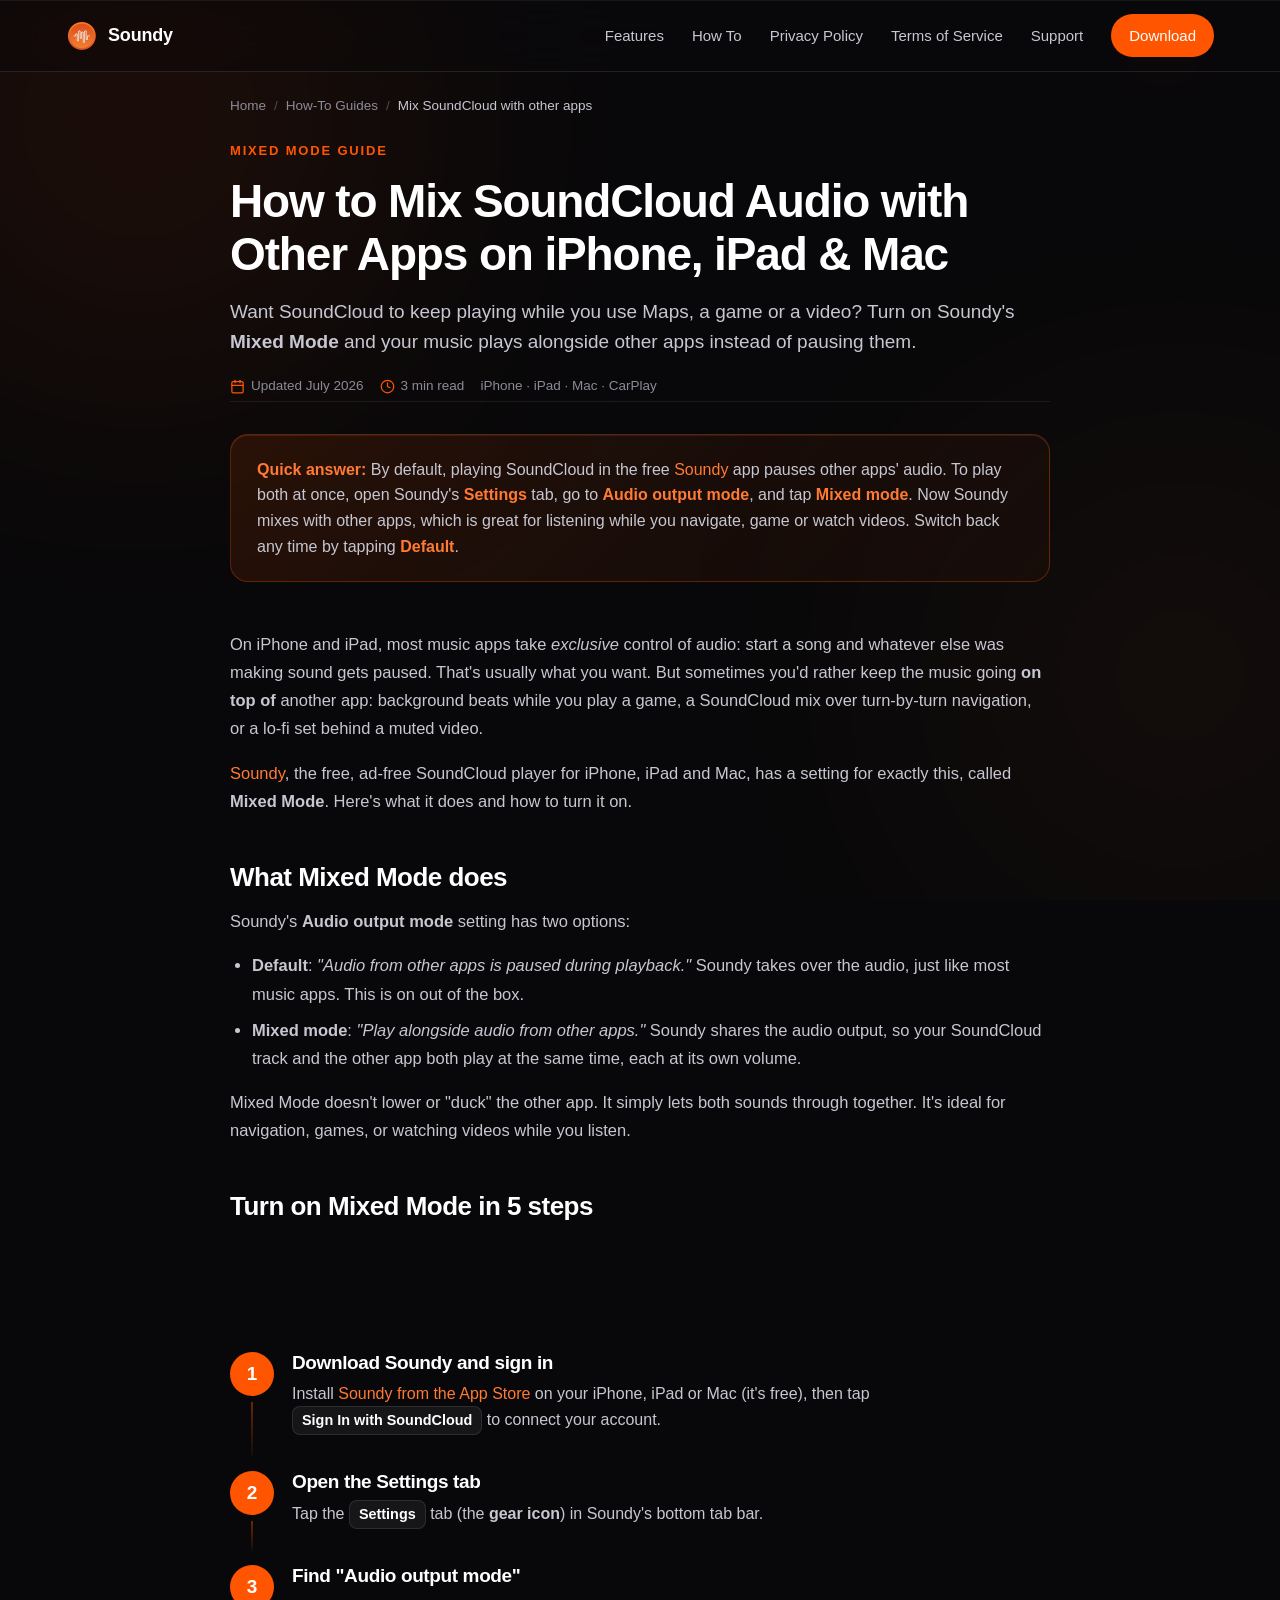
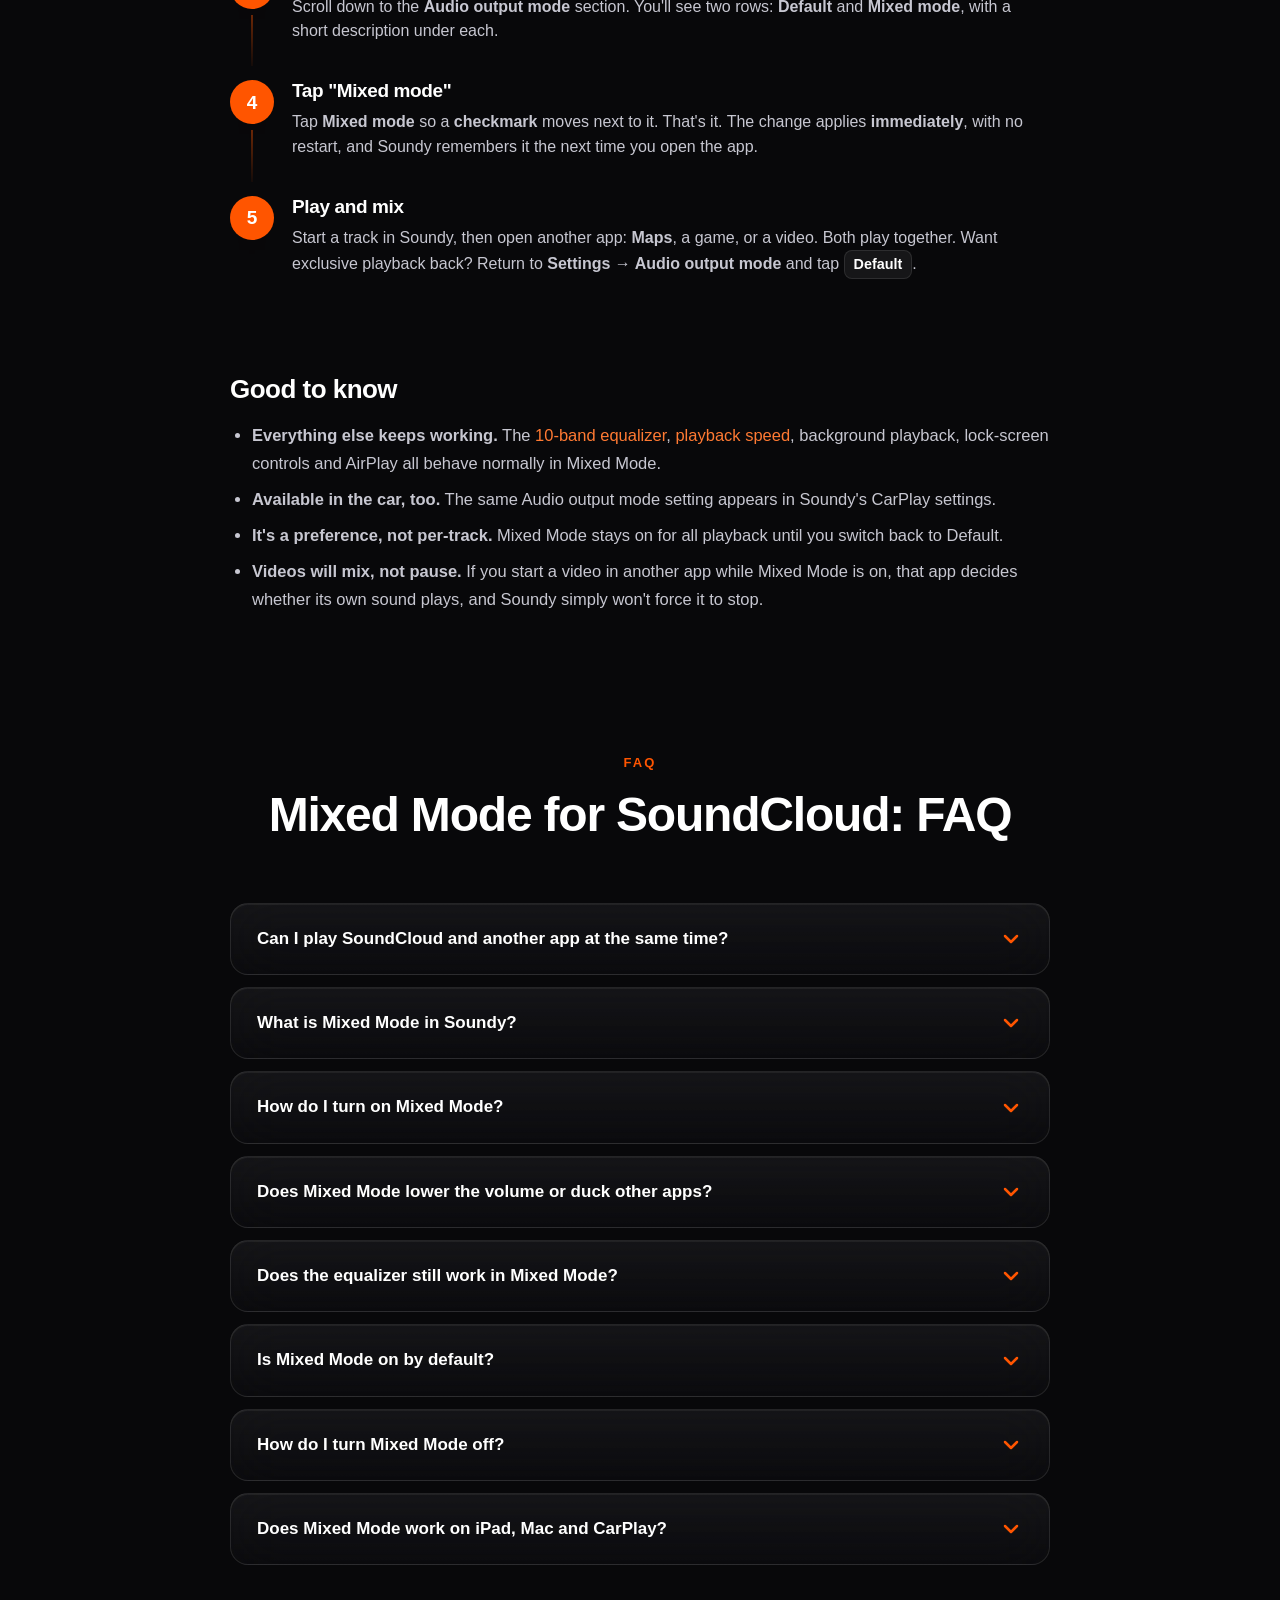
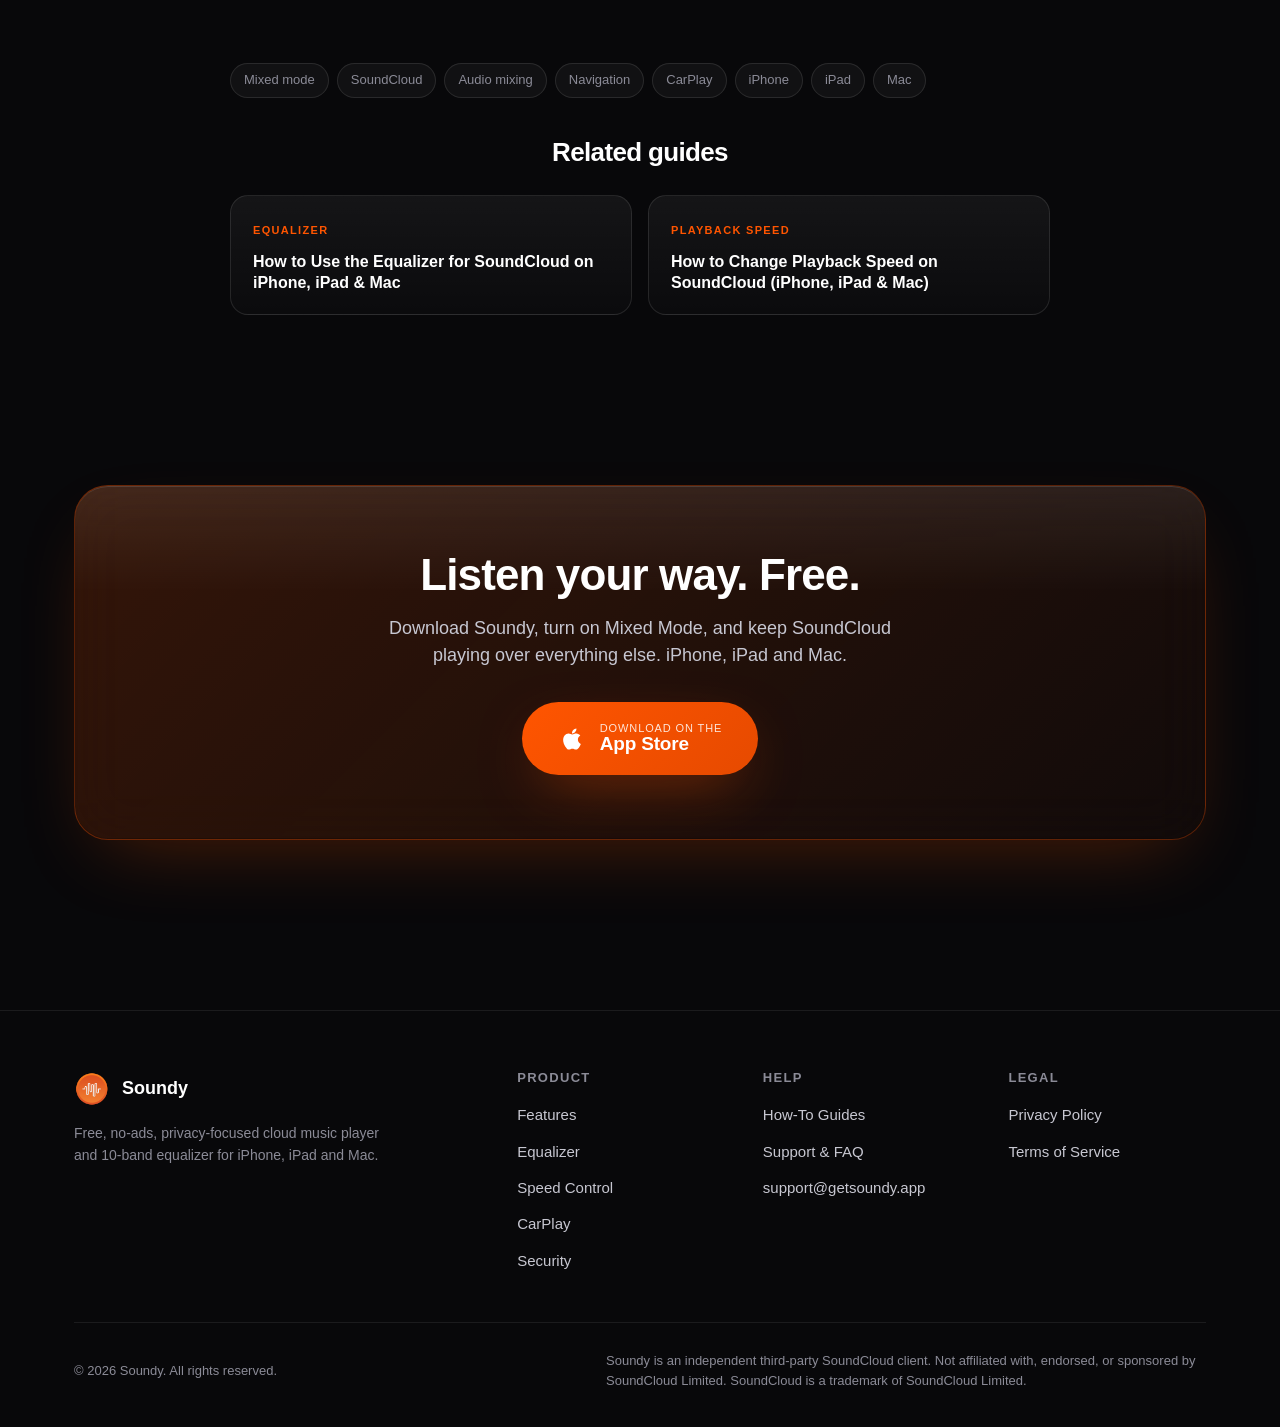
<file: how-to/how-to-mix-soundcloud-audio-with-other-apps-iphone-ipad-mac.html>
<!DOCTYPE html>
<html lang="en">
<head>
  <meta charset="UTF-8" />
  <meta name="viewport" content="width=device-width, initial-scale=1, viewport-fit=cover" />
  <meta name="theme-color" content="#ff5500" />

  <title>How to Mix SoundCloud Audio with Other Apps (Mixed Mode) on iPhone, iPad & Mac</title>
  <meta name="description" content="Use Mixed Mode in the free Soundy app to play SoundCloud alongside other apps on iPhone, iPad and Mac. Listen while you use navigation, games or videos, without pausing your music." />
  <meta name="keywords" content="mix soundcloud with other apps, play soundcloud and another app at the same time, soundcloud mixed mode, listen to soundcloud while using another app, soundcloud background mixing, soundy mixed mode, soundcloud navigation music, mixWithOthers soundcloud" />
  <meta name="author" content="Soundy" />
  <meta name="robots" content="index, follow, max-image-preview:large, max-snippet:-1" />
  <link rel="canonical" href="https://getsoundy.app/how-to/how-to-mix-soundcloud-audio-with-other-apps-iphone-ipad-mac.html" />

  <!-- Open Graph -->
  <meta property="og:type" content="article" />
  <meta property="og:site_name" content="Soundy" />
  <meta property="og:title" content="How to Mix SoundCloud Audio with Other Apps (Mixed Mode)" />
  <meta property="og:description" content="Turn on Mixed Mode in the free Soundy app to play SoundCloud alongside navigation, games and videos on iPhone, iPad and Mac." />
  <meta property="og:url" content="https://getsoundy.app/how-to/how-to-mix-soundcloud-audio-with-other-apps-iphone-ipad-mac.html" />
  <meta property="og:image" content="https://getsoundy.app/assets/soundy-icon.png" />

  <meta name="twitter:card" content="summary_large_image" />
  <meta name="twitter:title" content="How to Mix SoundCloud Audio with Other Apps (Mixed Mode)" />
  <meta name="twitter:description" content="Play SoundCloud alongside other apps with Mixed Mode in the free Soundy app." />
  <meta name="twitter:image" content="https://getsoundy.app/assets/soundy-icon.png" />

  <link rel="icon" type="image/png" href="../assets/soundy-icon.png" />
  <link rel="apple-touch-icon" sizes="180x180" href="../assets/soundy-icon.png" />
  <link rel="manifest" href="../manifest.json" />
  <link rel="stylesheet" href="../css/styles.css" />

  <!-- JSON-LD: Breadcrumb -->
  <script type="application/ld+json">
  {
    "@context": "https://schema.org",
    "@type": "BreadcrumbList",
    "itemListElement": [
      {"@type":"ListItem","position":1,"name":"Home","item":"https://getsoundy.app/"},
      {"@type":"ListItem","position":2,"name":"How-To Guides","item":"https://getsoundy.app/how-to/"},
      {"@type":"ListItem","position":3,"name":"How to Mix SoundCloud Audio with Other Apps","item":"https://getsoundy.app/how-to/how-to-mix-soundcloud-audio-with-other-apps-iphone-ipad-mac.html"}
    ]
  }
  </script>

  <!-- JSON-LD: HowTo -->
  <script type="application/ld+json">
  {
    "@context": "https://schema.org",
    "@type": "HowTo",
    "name": "How to Mix SoundCloud Audio with Other Apps on iPhone, iPad & Mac",
    "description": "Turn on Mixed Mode in the free Soundy app so SoundCloud plays alongside audio from other apps instead of pausing them.",
    "totalTime": "PT1M",
    "estimatedCost": { "@type": "MonetaryAmount", "currency": "USD", "value": "0" },
    "tool": [
      { "@type": "HowToTool", "name": "Soundy app (free)" },
      { "@type": "HowToTool", "name": "A SoundCloud account" },
      { "@type": "HowToTool", "name": "iPhone, iPad or Mac" }
    ],
    "step": [
      {
        "@type": "HowToStep",
        "position": 1,
        "name": "Download Soundy and sign in",
        "text": "Install Soundy free from the App Store on your iPhone, iPad or Mac, then tap 'Sign In with SoundCloud' to connect your account.",
        "url": "https://getsoundy.app/how-to/how-to-mix-soundcloud-audio-with-other-apps-iphone-ipad-mac.html#step-install"
      },
      {
        "@type": "HowToStep",
        "position": 2,
        "name": "Open the Settings tab",
        "text": "Tap the Settings tab (the gear icon) in Soundy's bottom tab bar.",
        "url": "https://getsoundy.app/how-to/how-to-mix-soundcloud-audio-with-other-apps-iphone-ipad-mac.html#step-settings"
      },
      {
        "@type": "HowToStep",
        "position": 3,
        "name": "Find Audio output mode",
        "text": "Scroll to the 'Audio output mode' section. It offers two choices: Default and Mixed mode.",
        "url": "https://getsoundy.app/how-to/how-to-mix-soundcloud-audio-with-other-apps-iphone-ipad-mac.html#step-find"
      },
      {
        "@type": "HowToStep",
        "position": 4,
        "name": "Tap Mixed mode",
        "text": "Tap 'Mixed mode' so a checkmark appears next to it. Soundy now plays alongside audio from other apps instead of interrupting them. The change takes effect immediately and is remembered next time you open the app.",
        "url": "https://getsoundy.app/how-to/how-to-mix-soundcloud-audio-with-other-apps-iphone-ipad-mac.html#step-tap"
      },
      {
        "@type": "HowToStep",
        "position": 5,
        "name": "Play and mix",
        "text": "Start a track in Soundy, then open another app such as Maps, a game or a video. Both play at the same time. To go back to exclusive playback, return to Settings and tap Default.",
        "url": "https://getsoundy.app/how-to/how-to-mix-soundcloud-audio-with-other-apps-iphone-ipad-mac.html#step-play"
      }
    ]
  }
  </script>

  <!-- JSON-LD: FAQ -->
  <script type="application/ld+json">
  {
    "@context": "https://schema.org",
    "@type": "FAQPage",
    "mainEntity": [
      {"@type":"Question","name":"Can I play SoundCloud and another app at the same time?","acceptedAnswer":{"@type":"Answer","text":"Yes. Turn on Mixed Mode in the free Soundy app (Settings tab, Audio output mode, Mixed mode). SoundCloud audio then plays alongside other apps like Maps, games or videos instead of pausing them."}},
      {"@type":"Question","name":"What is Mixed Mode in Soundy?","acceptedAnswer":{"@type":"Answer","text":"Mixed Mode is an audio output setting that lets Soundy share the audio output with other apps. When it is on, Soundy plays at the same time as another app's sound. When it is off (the Default), Soundy takes over playback and pauses other apps' audio."}},
      {"@type":"Question","name":"How do I turn on Mixed Mode?","acceptedAnswer":{"@type":"Answer","text":"Open Soundy, tap the Settings tab (gear icon), scroll to 'Audio output mode', and tap 'Mixed mode'. A checkmark confirms it is on. The setting applies instantly and is saved for next time."}},
      {"@type":"Question","name":"Does Mixed Mode lower the volume or duck other apps?","acceptedAnswer":{"@type":"Answer","text":"No. Mixed Mode does not duck or reduce the other app's volume. Soundy and the other app simply play together, each at its own volume set by your device."}},
      {"@type":"Question","name":"Does the equalizer still work in Mixed Mode?","acceptedAnswer":{"@type":"Answer","text":"Yes. The 10-band equalizer, playback speed control, background playback, lock-screen controls and AirPlay all keep working normally when Mixed Mode is on."}},
      {"@type":"Question","name":"Is Mixed Mode on by default?","acceptedAnswer":{"@type":"Answer","text":"No. The Default audio output mode is exclusive playback, which pauses audio from other apps while Soundy plays. You switch to Mixed mode yourself in Settings when you want simultaneous audio."}},
      {"@type":"Question","name":"How do I turn Mixed Mode off?","acceptedAnswer":{"@type":"Answer","text":"Go back to the Settings tab, open 'Audio output mode' and tap 'Default'. Soundy returns to exclusive playback and will pause other apps' audio again."}},
      {"@type":"Question","name":"Does Mixed Mode work on iPad, Mac and CarPlay?","acceptedAnswer":{"@type":"Answer","text":"Yes. Soundy runs on iPhone, iPad and Mac, and the Audio output mode setting works the same on all of them. The same option is also available in Soundy's CarPlay settings."}}
    ]
  }
  </script>

  <!-- JSON-LD: Article -->
  <script type="application/ld+json">
  {
    "@context": "https://schema.org",
    "@type": "TechArticle",
    "headline": "How to Mix SoundCloud Audio with Other Apps (Mixed Mode) on iPhone, iPad & Mac",
    "description": "Turn on Mixed Mode in the free Soundy app to play SoundCloud alongside other apps instead of pausing them.",
    "image": "https://getsoundy.app/assets/soundy-icon.png",
    "datePublished": "2026-07-09",
    "dateModified": "2026-07-09",
    "author": { "@type": "Organization", "name": "Soundy", "url": "https://getsoundy.app/" },
    "publisher": {
      "@type": "Organization",
      "name": "Soundy",
      "logo": { "@type": "ImageObject", "url": "https://getsoundy.app/assets/soundy-icon.png" }
    },
    "mainEntityOfPage": "https://getsoundy.app/how-to/how-to-mix-soundcloud-audio-with-other-apps-iphone-ipad-mac.html"
  }
  </script>
</head>
<body>
  <div class="bg-orb" aria-hidden="true"></div>

  <!-- Navigation -->
  <header class="nav">
    <div class="container nav-inner">
      <a href="../index.html" class="nav-brand" aria-label="Soundy home">
        <img src="../assets/soundy-icon.png" alt="Soundy app icon" width="32" height="32" />
        <span>Soundy</span>
      </a>
      <nav class="nav-links" aria-label="Primary">
        <a href="../index.html#features">Features</a>
        <a href="../how-to/index.html">How To</a>
        <a href="../privacy.html">Privacy Policy</a>
        <a href="../terms.html">Terms of Service</a>
        <a href="../support.html">Support</a>
        <a class="nav-cta" href="https://apps.apple.com/us/app/soundy-cloud-music-player-eq/id6778474045" rel="noopener">Download</a>
      </nav>
      <button class="nav-toggle" aria-label="Toggle menu" aria-expanded="false">
        <svg width="24" height="24" viewBox="0 0 24 24" fill="none" stroke="currentColor" stroke-width="2" stroke-linecap="round" stroke-linejoin="round"><line x1="3" y1="6" x2="21" y2="6"/><line x1="3" y1="12" x2="21" y2="12"/><line x1="3" y1="18" x2="21" y2="18"/></svg>
      </button>
    </div>
  </header>

  <main>
    <nav class="breadcrumbs container" aria-label="Breadcrumb">
      <a href="../index.html">Home</a>
      <span class="sep" aria-hidden="true">/</span>
      <a href="../how-to/index.html">How-To Guides</a>
      <span class="sep" aria-hidden="true">/</span>
      <span aria-current="page">Mix SoundCloud with other apps</span>
    </nav>

    <article>
      <header class="article-head container">
        <span class="article-eyebrow">Mixed Mode Guide</span>
        <h1>How to Mix SoundCloud Audio with Other Apps on iPhone, iPad &amp; Mac</h1>
        <p class="article-lede">Want SoundCloud to keep playing while you use Maps, a game or a video? Turn on Soundy's <strong>Mixed Mode</strong> and your music plays alongside other apps instead of pausing them.</p>
        <div class="article-meta">
          <span>
            <svg viewBox="0 0 24 24" fill="none" stroke="currentColor" stroke-width="2" stroke-linecap="round" stroke-linejoin="round"><rect x="3" y="4" width="18" height="18" rx="2"/><line x1="16" y1="2" x2="16" y2="6"/><line x1="8" y1="2" x2="8" y2="6"/><line x1="3" y1="10" x2="21" y2="10"/></svg>
            Updated July 2026
          </span>
          <span>
            <svg viewBox="0 0 24 24" fill="none" stroke="currentColor" stroke-width="2" stroke-linecap="round" stroke-linejoin="round"><circle cx="12" cy="12" r="10"/><polyline points="12 6 12 12 16 14"/></svg>
            3 min read
          </span>
          <span>iPhone · iPad · Mac · CarPlay</span>
        </div>
      </header>

      <div class="callout">
        <p><strong>Quick answer:</strong> By default, playing SoundCloud in the free <a href="../index.html">Soundy</a> app pauses other apps' audio. To play both at once, open Soundy's <strong>Settings</strong> tab, go to <strong>Audio output mode</strong>, and tap <strong>Mixed mode</strong>. Now Soundy mixes with other apps, which is great for listening while you navigate, game or watch videos. Switch back any time by tapping <strong>Default</strong>.</p>
      </div>

      <div class="prose">
        <p>On iPhone and iPad, most music apps take <em>exclusive</em> control of audio: start a song and whatever else was making sound gets paused. That's usually what you want. But sometimes you'd rather keep the music going <strong>on top of</strong> another app: background beats while you play a game, a SoundCloud mix over turn-by-turn navigation, or a lo-fi set behind a muted video.</p>
        <p><a href="../index.html">Soundy</a>, the free, ad-free SoundCloud player for iPhone, iPad and Mac, has a setting for exactly this, called <strong>Mixed Mode</strong>. Here's what it does and how to turn it on.</p>

        <h2 id="what">What Mixed Mode does</h2>
        <p>Soundy's <strong>Audio output mode</strong> setting has two options:</p>
        <ul>
          <li><strong>Default</strong>: <em>"Audio from other apps is paused during playback."</em> Soundy takes over the audio, just like most music apps. This is on out of the box.</li>
          <li><strong>Mixed mode</strong>: <em>"Play alongside audio from other apps."</em> Soundy shares the audio output, so your SoundCloud track and the other app both play at the same time, each at its own volume.</li>
        </ul>
        <p>Mixed Mode doesn't lower or "duck" the other app. It simply lets both sounds through together. It's ideal for navigation, games, or watching videos while you listen.</p>

        <h2 id="steps">Turn on Mixed Mode in 5 steps</h2>
      </div>

      <ol class="howto-steps">
        <li id="step-install">
          <h3>Download Soundy and sign in</h3>
          <p>Install <a href="https://apps.apple.com/us/app/soundy-cloud-music-player-eq/id6778474045" rel="noopener">Soundy from the App Store</a> on your iPhone, iPad or Mac (it's free), then tap <span class="ui-chip">Sign In with SoundCloud</span> to connect your account.</p>
        </li>
        <li id="step-settings">
          <h3>Open the Settings tab</h3>
          <p>Tap the <span class="ui-chip">Settings</span> tab (the <strong>gear icon</strong>) in Soundy's bottom tab bar.</p>
        </li>
        <li id="step-find">
          <h3>Find "Audio output mode"</h3>
          <p>Scroll down to the <strong>Audio output mode</strong> section. You'll see two rows: <strong>Default</strong> and <strong>Mixed mode</strong>, with a short description under each.</p>
        </li>
        <li id="step-tap">
          <h3>Tap "Mixed mode"</h3>
          <p>Tap <strong>Mixed mode</strong> so a <strong>checkmark</strong> moves next to it. That's it. The change applies <strong>immediately</strong>, with no restart, and Soundy remembers it the next time you open the app.</p>
        </li>
        <li id="step-play">
          <h3>Play and mix</h3>
          <p>Start a track in Soundy, then open another app: <strong>Maps</strong>, a game, or a video. Both play together. Want exclusive playback back? Return to <strong>Settings → Audio output mode</strong> and tap <span class="ui-chip">Default</span>.</p>
        </li>
      </ol>

      <div class="prose">
        <h2 id="notes">Good to know</h2>
        <ul>
          <li><strong>Everything else keeps working.</strong> The <a href="how-to-use-equalizer-for-soundcloud-iphone-ipad-mac.html">10-band equalizer</a>, <a href="how-to-change-playback-speed-on-soundcloud-iphone-ipad-mac.html">playback speed</a>, background playback, lock-screen controls and AirPlay all behave normally in Mixed Mode.</li>
          <li><strong>Available in the car, too.</strong> The same Audio output mode setting appears in Soundy's CarPlay settings.</li>
          <li><strong>It's a preference, not per-track.</strong> Mixed Mode stays on for all playback until you switch back to Default.</li>
          <li><strong>Videos will mix, not pause.</strong> If you start a video in another app while Mixed Mode is on, that app decides whether its own sound plays, and Soundy simply won't force it to stop.</li>
        </ul>
      </div>

      <!-- FAQ -->
      <section id="faq" aria-labelledby="faq-title" style="padding-top: 20px;">
        <div class="container">
          <div class="section-head">
            <span class="section-eyebrow">FAQ</span>
            <h2 id="faq-title">Mixed Mode for SoundCloud: FAQ</h2>
          </div>

          <div class="faq-list">
            <details class="faq-item"><summary class="faq-summary">Can I play SoundCloud and another app at the same time?</summary><div class="faq-body"><p>Yes. Turn on Mixed Mode in the free Soundy app (Settings tab → Audio output mode → Mixed mode). SoundCloud audio then plays alongside other apps like Maps, games or videos instead of pausing them.</p></div></details>

            <details class="faq-item"><summary class="faq-summary">What is Mixed Mode in Soundy?</summary><div class="faq-body"><p>Mixed Mode is an audio output setting that lets Soundy share the audio output with other apps. When it's on, Soundy plays at the same time as another app's sound. When it's off (the Default), Soundy takes over playback and pauses other apps' audio.</p></div></details>

            <details class="faq-item"><summary class="faq-summary">How do I turn on Mixed Mode?</summary><div class="faq-body"><p>Open Soundy, tap the Settings tab (gear icon), scroll to "Audio output mode", and tap "Mixed mode". A checkmark confirms it's on. The setting applies instantly and is saved for next time.</p></div></details>

            <details class="faq-item"><summary class="faq-summary">Does Mixed Mode lower the volume or duck other apps?</summary><div class="faq-body"><p>No. Mixed Mode does not duck or reduce the other app's volume. Soundy and the other app simply play together, each at its own volume set by your device.</p></div></details>

            <details class="faq-item"><summary class="faq-summary">Does the equalizer still work in Mixed Mode?</summary><div class="faq-body"><p>Yes. The 10-band equalizer, playback speed control, background playback, lock-screen controls and AirPlay all keep working normally when Mixed Mode is on.</p></div></details>

            <details class="faq-item"><summary class="faq-summary">Is Mixed Mode on by default?</summary><div class="faq-body"><p>No. The Default audio output mode is exclusive playback, which pauses audio from other apps while Soundy plays. You switch to Mixed mode yourself in Settings when you want simultaneous audio.</p></div></details>

            <details class="faq-item"><summary class="faq-summary">How do I turn Mixed Mode off?</summary><div class="faq-body"><p>Go back to the Settings tab, open "Audio output mode" and tap "Default". Soundy returns to exclusive playback and will pause other apps' audio again.</p></div></details>

            <details class="faq-item"><summary class="faq-summary">Does Mixed Mode work on iPad, Mac and CarPlay?</summary><div class="faq-body"><p>Yes. Soundy runs on iPhone, iPad and Mac, and the Audio output mode setting works the same on all of them. The same option is also available in Soundy's CarPlay settings.</p></div></details>
          </div>
        </div>
      </section>

      <!-- Tags -->
      <div class="tag-list">
        <span class="tag">Mixed mode</span>
        <span class="tag">SoundCloud</span>
        <span class="tag">Audio mixing</span>
        <span class="tag">Navigation</span>
        <span class="tag">CarPlay</span>
        <span class="tag">iPhone</span>
        <span class="tag">iPad</span>
        <span class="tag">Mac</span>
      </div>

      <!-- Related -->
      <section style="padding-top: 40px;">
        <div class="container">
          <div class="section-head" style="margin-bottom: 28px;">
            <h2 style="font-size: 26px;">Related guides</h2>
          </div>
          <div class="related-guides">
            <a href="how-to-use-equalizer-for-soundcloud-iphone-ipad-mac.html">
              <span class="rg-eyebrow">Equalizer</span>
              <strong>How to Use the Equalizer for SoundCloud on iPhone, iPad &amp; Mac</strong>
            </a>
            <a href="how-to-change-playback-speed-on-soundcloud-iphone-ipad-mac.html">
              <span class="rg-eyebrow">Playback Speed</span>
              <strong>How to Change Playback Speed on SoundCloud (iPhone, iPad &amp; Mac)</strong>
            </a>
          </div>
        </div>
      </section>

      <!-- CTA -->
      <section aria-labelledby="cta-title" style="padding-top: 40px;">
        <div class="container">
          <div class="cta-banner">
            <h2 id="cta-title">Listen your way. Free.</h2>
            <p>Download Soundy, turn on Mixed Mode, and keep SoundCloud playing over everything else. iPhone, iPad and Mac.</p>
            <a class="btn-download" href="https://apps.apple.com/us/app/soundy-cloud-music-player-eq/id6778474045" rel="noopener" aria-label="Download Soundy on the App Store">
              <svg viewBox="0 0 24 24" fill="currentColor" aria-hidden="true"><path d="M17.05 20.28c-.98.95-2.05.86-3.08.41-1.09-.47-2.09-.48-3.24 0-1.44.62-2.2.44-3.06-.41C2.79 15.25 3.51 7.59 9.05 7.31c1.35.07 2.29.74 3.08.8 1.18-.24 2.31-.93 3.57-.84 1.51.12 2.65.72 3.4 1.8-3.12 1.87-2.38 5.98.48 7.13-.57 1.5-1.31 2.99-2.54 4.08zM12.03 7.25c-.15-2.23 1.66-4.07 3.74-4.25.29 2.58-2.34 4.5-3.74 4.25z"/></svg>
              <span class="btn-sub">
                <small>Download on the</small>
                <span>App Store</span>
              </span>
            </a>
          </div>
        </div>
      </section>
    </article>
  </main>

  <!-- Footer -->
  <footer class="footer">
    <div class="container">
      <div class="footer-grid">
        <div>
          <div class="footer-brand">
            <img src="../assets/soundy-icon.png" alt="" width="36" height="36" />
            <strong>Soundy</strong>
          </div>
          <p class="footer-tag">Free, no-ads, privacy-focused cloud music player and 10-band equalizer for iPhone, iPad and Mac.</p>
        </div>

        <div class="footer-col">
          <h4>Product</h4>
          <ul>
            <li><a href="../index.html#features">Features</a></li>
            <li><a href="../index.html#equalizer">Equalizer</a></li>
            <li><a href="../index.html#speed">Speed Control</a></li>
            <li><a href="../index.html#carplay">CarPlay</a></li>
            <li><a href="../index.html#privacy">Security</a></li>
          </ul>
        </div>

        <div class="footer-col">
          <h4>Help</h4>
          <ul>
            <li><a href="../how-to/index.html">How-To Guides</a></li>
            <li><a href="../support.html">Support &amp; FAQ</a></li>
            <li><a href="mailto:support@getsoundy.app">support@getsoundy.app</a></li>
          </ul>
        </div>

        <div class="footer-col">
          <h4>Legal</h4>
          <ul>
            <li><a href="../privacy.html">Privacy Policy</a></li>
            <li><a href="../terms.html">Terms of Service</a></li>
          </ul>
        </div>
      </div>

      <div class="footer-bottom">
        <span>© <span id="year">2026</span> Soundy. All rights reserved.</span>
        <span class="disclaimer">Soundy is an independent third-party SoundCloud client. Not affiliated with, endorsed, or sponsored by SoundCloud Limited. SoundCloud is a trademark of SoundCloud Limited.</span>
      </div>
    </div>
  </footer>

  <script src="../js/main.js" defer></script>
</body>
</html>
</file>
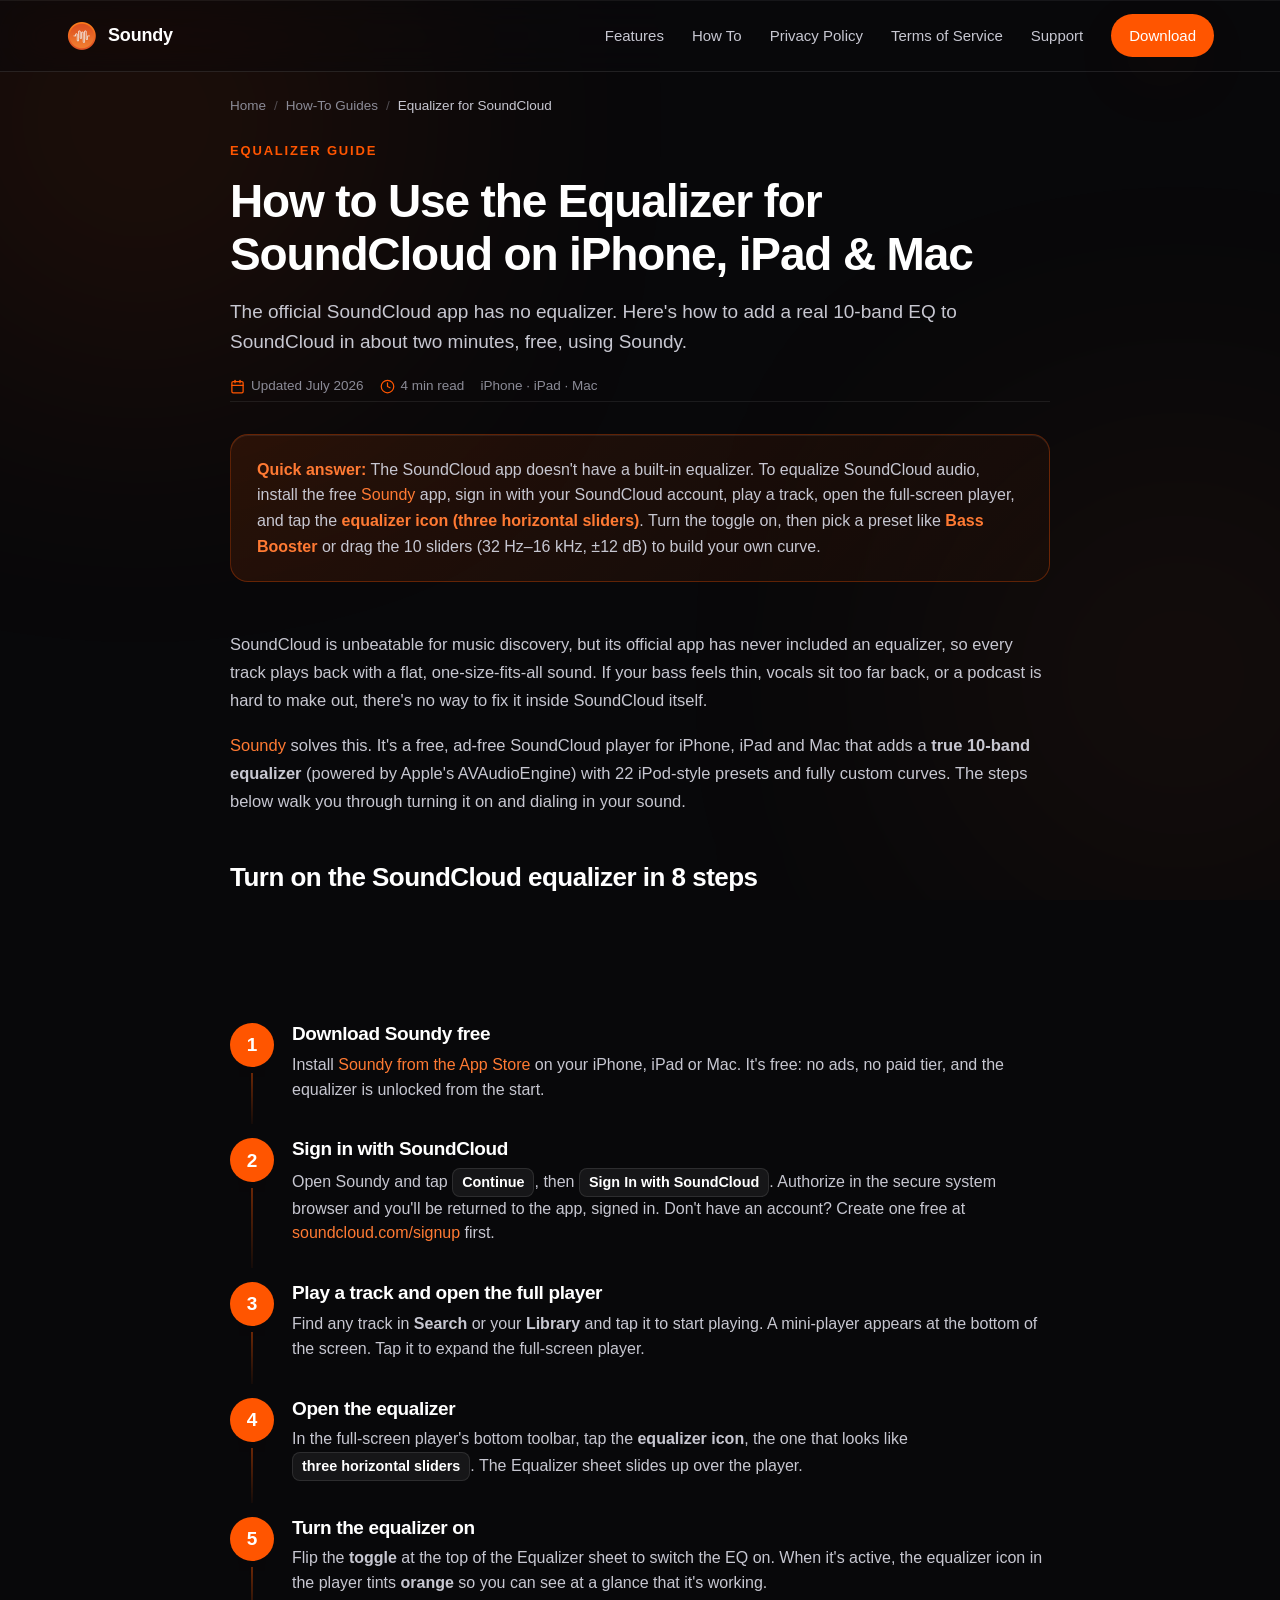
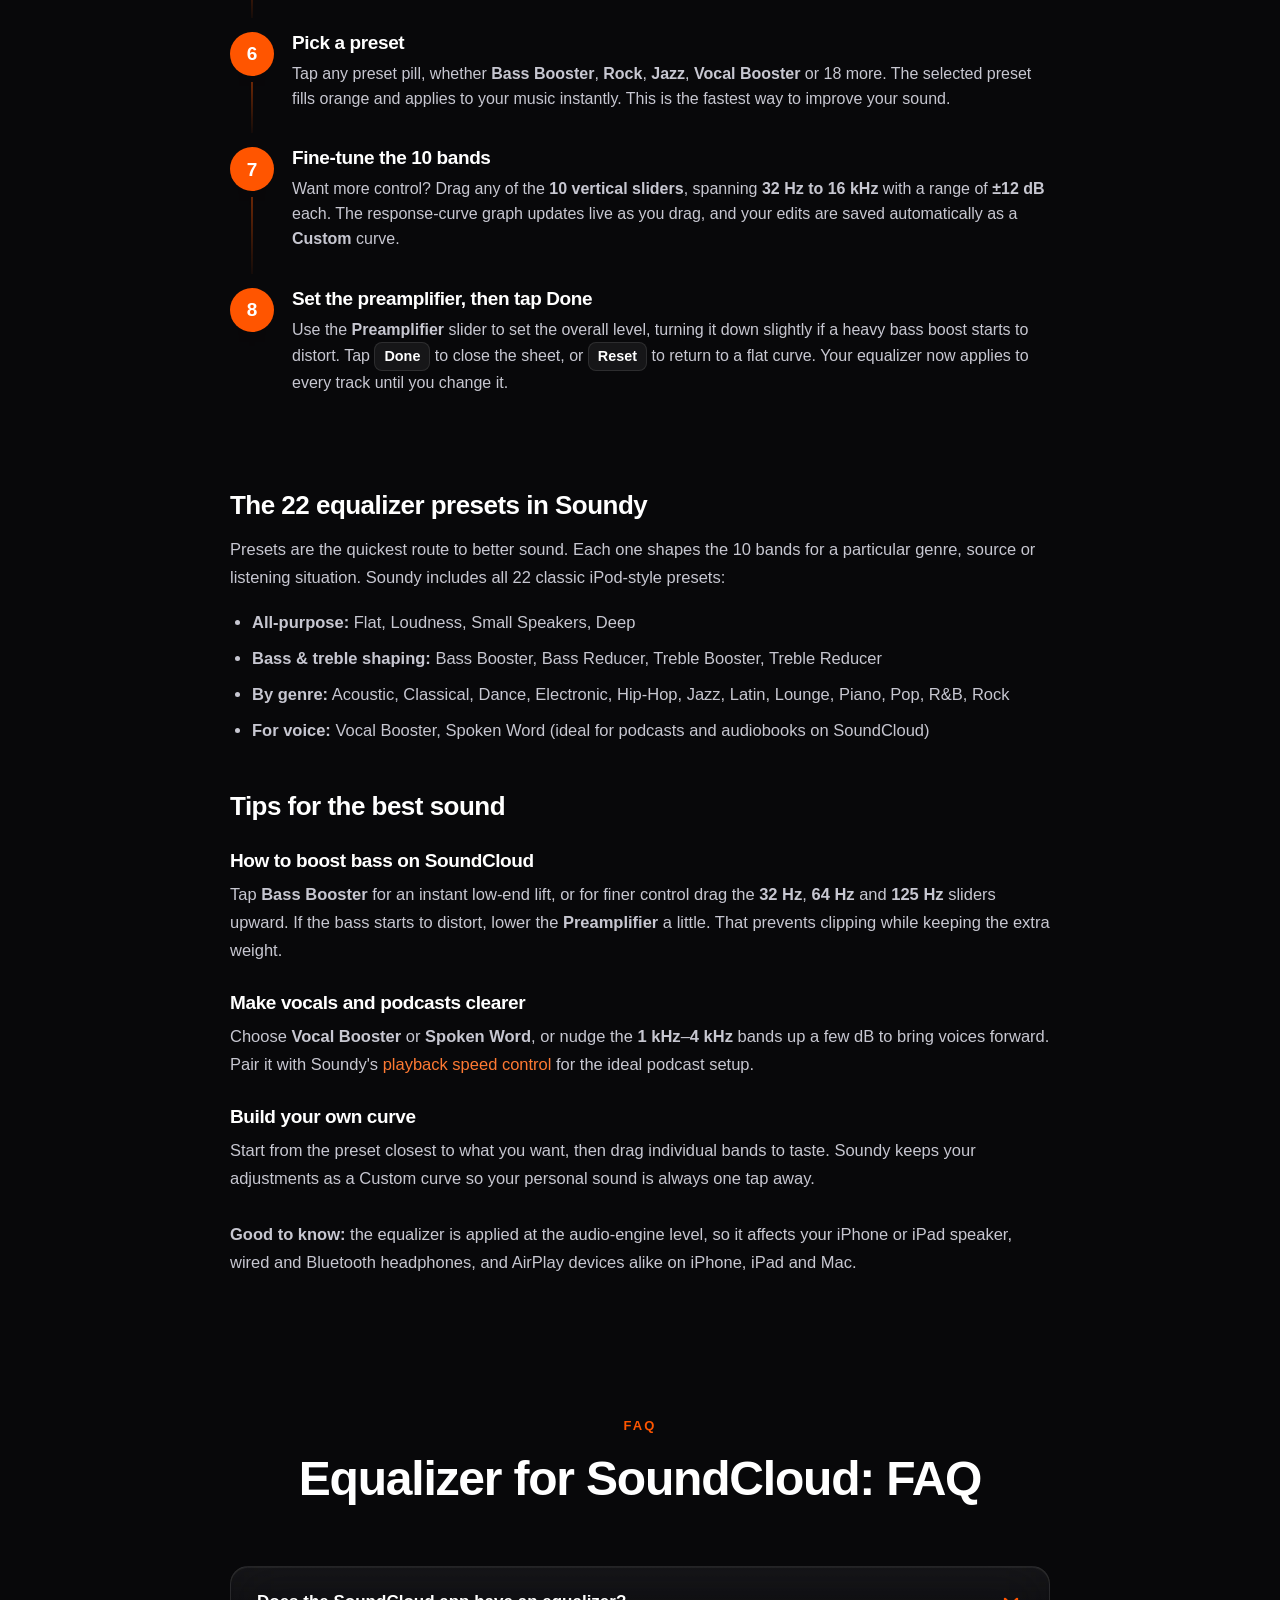
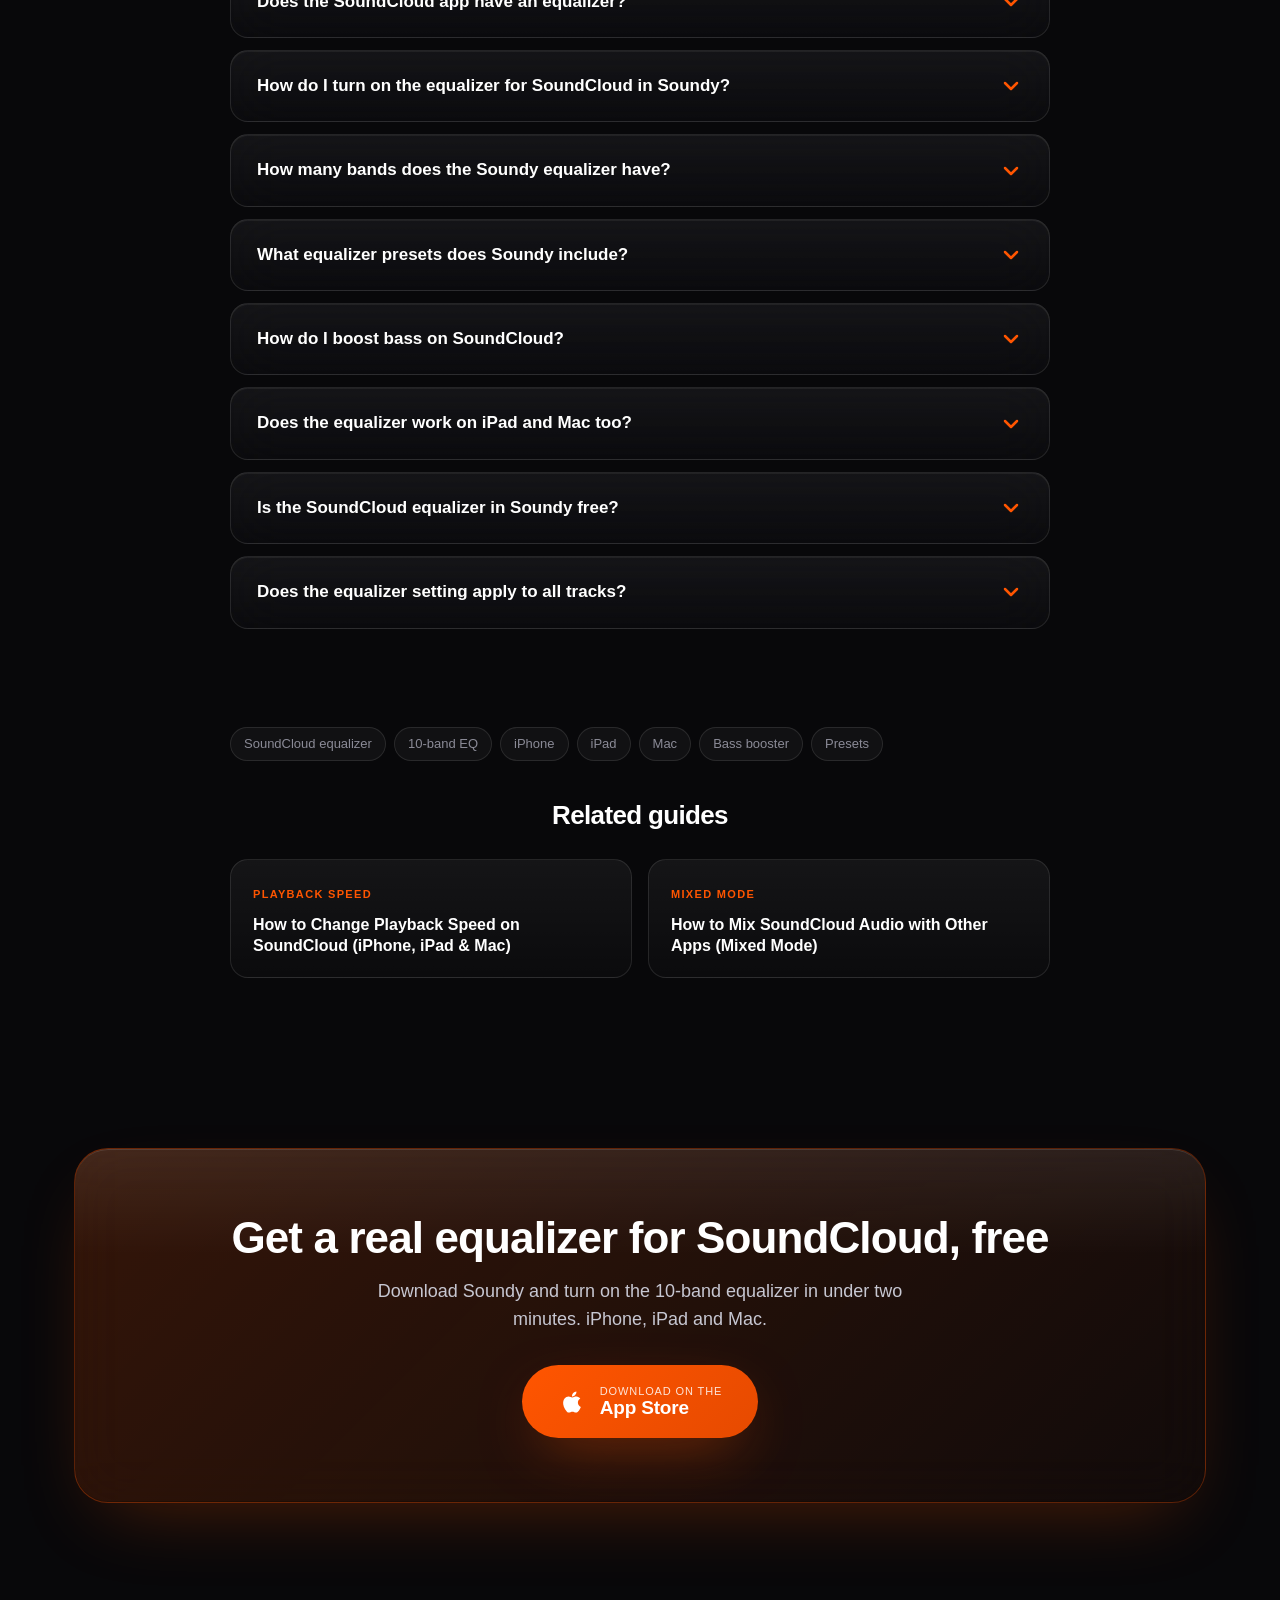
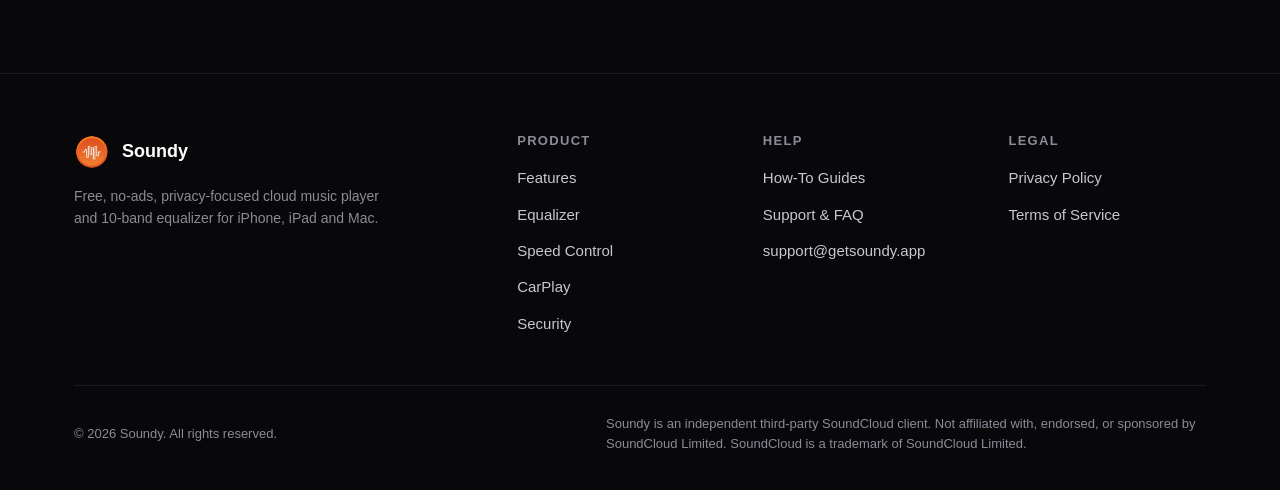
<file: how-to/how-to-use-equalizer-for-soundcloud-iphone-ipad-mac.html>
<!DOCTYPE html>
<html lang="en">
<head>
  <meta charset="UTF-8" />
  <meta name="viewport" content="width=device-width, initial-scale=1, viewport-fit=cover" />
  <meta name="theme-color" content="#ff5500" />

  <title>How to Use the Equalizer for SoundCloud on iPhone, iPad & Mac (2026)</title>
  <meta name="description" content="Step-by-step guide to turning on a real 10-band equalizer for SoundCloud on iPhone, iPad and Mac with the free Soundy app. Pick presets like Bass Booster and Rock, or build a custom EQ curve." />
  <meta name="keywords" content="how to use equalizer for soundcloud, soundcloud equalizer iphone, soundcloud equalizer ipad, soundcloud equalizer mac, turn on soundcloud eq, soundcloud bass booster, 10-band equalizer soundcloud, soundcloud eq presets, soundy equalizer" />
  <meta name="author" content="Soundy" />
  <meta name="robots" content="index, follow, max-image-preview:large, max-snippet:-1" />
  <link rel="canonical" href="https://getsoundy.app/how-to/how-to-use-equalizer-for-soundcloud-iphone-ipad-mac.html" />

  <!-- Open Graph -->
  <meta property="og:type" content="article" />
  <meta property="og:site_name" content="Soundy" />
  <meta property="og:title" content="How to Use the Equalizer for SoundCloud on iPhone, iPad & Mac" />
  <meta property="og:description" content="Turn on a real 10-band equalizer for SoundCloud on iPhone, iPad and Mac with the free Soundy app. 22 presets plus custom curves." />
  <meta property="og:url" content="https://getsoundy.app/how-to/how-to-use-equalizer-for-soundcloud-iphone-ipad-mac.html" />
  <meta property="og:image" content="https://getsoundy.app/assets/soundy-icon.png" />

  <meta name="twitter:card" content="summary_large_image" />
  <meta name="twitter:title" content="How to Use the Equalizer for SoundCloud on iPhone, iPad & Mac" />
  <meta name="twitter:description" content="Step-by-step guide to the free 10-band SoundCloud equalizer in Soundy." />
  <meta name="twitter:image" content="https://getsoundy.app/assets/soundy-icon.png" />

  <link rel="icon" type="image/png" href="../assets/soundy-icon.png" />
  <link rel="apple-touch-icon" sizes="180x180" href="../assets/soundy-icon.png" />
  <link rel="manifest" href="../manifest.json" />
  <link rel="stylesheet" href="../css/styles.css" />

  <!-- JSON-LD: Breadcrumb -->
  <script type="application/ld+json">
  {
    "@context": "https://schema.org",
    "@type": "BreadcrumbList",
    "itemListElement": [
      {"@type":"ListItem","position":1,"name":"Home","item":"https://getsoundy.app/"},
      {"@type":"ListItem","position":2,"name":"How-To Guides","item":"https://getsoundy.app/how-to/"},
      {"@type":"ListItem","position":3,"name":"How to Use the Equalizer for SoundCloud","item":"https://getsoundy.app/how-to/how-to-use-equalizer-for-soundcloud-iphone-ipad-mac.html"}
    ]
  }
  </script>

  <!-- JSON-LD: HowTo -->
  <script type="application/ld+json">
  {
    "@context": "https://schema.org",
    "@type": "HowTo",
    "name": "How to Use the Equalizer for SoundCloud on iPhone, iPad & Mac",
    "description": "Turn on and use a real 10-band equalizer for SoundCloud on iPhone, iPad and Mac using the free Soundy app.",
    "totalTime": "PT2M",
    "estimatedCost": { "@type": "MonetaryAmount", "currency": "USD", "value": "0" },
    "tool": [
      { "@type": "HowToTool", "name": "Soundy app (free)" },
      { "@type": "HowToTool", "name": "A SoundCloud account" },
      { "@type": "HowToTool", "name": "iPhone, iPad or Mac" }
    ],
    "step": [
      {
        "@type": "HowToStep",
        "position": 1,
        "name": "Download Soundy free",
        "text": "Install Soundy from the App Store on your iPhone, iPad or Mac. It is free, with no ads and no paid tier.",
        "url": "https://getsoundy.app/how-to/how-to-use-equalizer-for-soundcloud-iphone-ipad-mac.html#step-download"
      },
      {
        "@type": "HowToStep",
        "position": 2,
        "name": "Sign in with SoundCloud",
        "text": "Open Soundy, tap Continue, then tap 'Sign In with SoundCloud' and authorize in the secure system browser. If you don't have an account, create one free at soundcloud.com.",
        "url": "https://getsoundy.app/how-to/how-to-use-equalizer-for-soundcloud-iphone-ipad-mac.html#step-signin"
      },
      {
        "@type": "HowToStep",
        "position": 3,
        "name": "Play any track and open the full player",
        "text": "Find a track in Search or your Library and tap to play it. Then tap the mini-player at the bottom of the screen to expand the full-screen player.",
        "url": "https://getsoundy.app/how-to/how-to-use-equalizer-for-soundcloud-iphone-ipad-mac.html#step-play"
      },
      {
        "@type": "HowToStep",
        "position": 4,
        "name": "Open the equalizer",
        "text": "In the full-screen player, tap the equalizer icon (three horizontal sliders) in the bottom toolbar. The Equalizer sheet slides up.",
        "url": "https://getsoundy.app/how-to/how-to-use-equalizer-for-soundcloud-iphone-ipad-mac.html#step-open-eq"
      },
      {
        "@type": "HowToStep",
        "position": 5,
        "name": "Turn the equalizer on",
        "text": "Flip the toggle at the top of the Equalizer sheet to switch the EQ on. The equalizer icon in the player turns orange when it is active.",
        "url": "https://getsoundy.app/how-to/how-to-use-equalizer-for-soundcloud-iphone-ipad-mac.html#step-toggle"
      },
      {
        "@type": "HowToStep",
        "position": 6,
        "name": "Pick a preset",
        "text": "Tap a preset pill such as Bass Booster, Rock, Jazz or Vocal Booster. Soundy includes 22 iPod-style presets. The selected preset fills orange and applies instantly.",
        "url": "https://getsoundy.app/how-to/how-to-use-equalizer-for-soundcloud-iphone-ipad-mac.html#step-preset"
      },
      {
        "@type": "HowToStep",
        "position": 7,
        "name": "Fine-tune the 10 bands",
        "text": "Drag any of the 10 vertical sliders from 32 Hz to 16 kHz, each with a range of plus or minus 12 dB. The response curve updates live and your changes are saved as a Custom curve.",
        "url": "https://getsoundy.app/how-to/how-to-use-equalizer-for-soundcloud-iphone-ipad-mac.html#step-bands"
      },
      {
        "@type": "HowToStep",
        "position": 8,
        "name": "Set the preamplifier and finish",
        "text": "Use the Preamplifier slider to set overall level and avoid clipping, then tap Done. Tap Reset any time to return to a flat curve. The equalizer applies to every track until you change it.",
        "url": "https://getsoundy.app/how-to/how-to-use-equalizer-for-soundcloud-iphone-ipad-mac.html#step-finish"
      }
    ]
  }
  </script>

  <!-- JSON-LD: FAQ -->
  <script type="application/ld+json">
  {
    "@context": "https://schema.org",
    "@type": "FAQPage",
    "mainEntity": [
      {"@type":"Question","name":"Does the SoundCloud app have an equalizer?","acceptedAnswer":{"@type":"Answer","text":"No. The official SoundCloud app for iPhone, iPad and Mac does not include a built-in equalizer. To equalize SoundCloud audio you need a third-party player like Soundy, which adds a real 10-band equalizer with 22 presets and custom curves."}},
      {"@type":"Question","name":"How do I turn on the equalizer for SoundCloud in Soundy?","acceptedAnswer":{"@type":"Answer","text":"Play any track, tap the mini-player to open the full-screen player, then tap the equalizer icon (three horizontal sliders) in the bottom toolbar. Flip the toggle at the top of the Equalizer sheet to switch it on, then pick a preset or drag the 10 sliders."}},
      {"@type":"Question","name":"How many bands does the Soundy equalizer have?","acceptedAnswer":{"@type":"Answer","text":"Soundy uses a true 10-band equalizer with bands at 32 Hz, 64 Hz, 125 Hz, 250 Hz, 500 Hz, 1 kHz, 2 kHz, 4 kHz, 8 kHz and 16 kHz, each adjustable by up to plus or minus 12 dB. It also includes a Preamplifier control for overall level."}},
      {"@type":"Question","name":"What equalizer presets does Soundy include?","acceptedAnswer":{"@type":"Answer","text":"Soundy ships with 22 iPod-style presets: Flat, Acoustic, Bass Booster, Bass Reducer, Classical, Dance, Deep, Electronic, Hip-Hop, Jazz, Latin, Loudness, Lounge, Piano, Pop, R&B, Rock, Small Speakers, Spoken Word, Treble Booster, Treble Reducer and Vocal Booster. You can also save your own custom curve."}},
      {"@type":"Question","name":"How do I boost bass on SoundCloud?","acceptedAnswer":{"@type":"Answer","text":"Open the Soundy equalizer, tap the Bass Booster preset for an instant low-end lift, or drag the 32 Hz, 64 Hz and 125 Hz sliders upward for precise bass control. Use the Preamplifier to avoid clipping if the bass gets too loud."}},
      {"@type":"Question","name":"Does the equalizer work on iPad and Mac too?","acceptedAnswer":{"@type":"Answer","text":"Yes. Soundy runs on iPhone, iPad and Mac, and the equalizer works identically on all three. EQ is applied at the audio-engine level, so it affects the built-in speaker, wired and Bluetooth headphones, and AirPlay devices."}},
      {"@type":"Question","name":"Is the SoundCloud equalizer in Soundy free?","acceptedAnswer":{"@type":"Answer","text":"Yes. The full 10-band equalizer, all 22 presets and custom curves are completely free in Soundy. There are no ads and no in-app purchase required to unlock the equalizer."}},
      {"@type":"Question","name":"Does the equalizer setting apply to all tracks?","acceptedAnswer":{"@type":"Answer","text":"Yes. Once the equalizer is on, your chosen preset or custom curve applies to every track you play until you change it or switch the equalizer off. Your settings are remembered between sessions."}}
    ]
  }
  </script>

  <!-- JSON-LD: Article -->
  <script type="application/ld+json">
  {
    "@context": "https://schema.org",
    "@type": "TechArticle",
    "headline": "How to Use the Equalizer for SoundCloud on iPhone, iPad & Mac",
    "description": "Step-by-step guide to turning on a real 10-band equalizer for SoundCloud with the free Soundy app.",
    "image": "https://getsoundy.app/assets/soundy-icon.png",
    "datePublished": "2026-07-09",
    "dateModified": "2026-07-09",
    "author": { "@type": "Organization", "name": "Soundy", "url": "https://getsoundy.app/" },
    "publisher": {
      "@type": "Organization",
      "name": "Soundy",
      "logo": { "@type": "ImageObject", "url": "https://getsoundy.app/assets/soundy-icon.png" }
    },
    "mainEntityOfPage": "https://getsoundy.app/how-to/how-to-use-equalizer-for-soundcloud-iphone-ipad-mac.html"
  }
  </script>
</head>
<body>
  <div class="bg-orb" aria-hidden="true"></div>

  <!-- Navigation -->
  <header class="nav">
    <div class="container nav-inner">
      <a href="../index.html" class="nav-brand" aria-label="Soundy home">
        <img src="../assets/soundy-icon.png" alt="Soundy app icon" width="32" height="32" />
        <span>Soundy</span>
      </a>
      <nav class="nav-links" aria-label="Primary">
        <a href="../index.html#features">Features</a>
        <a href="../how-to/index.html">How To</a>
        <a href="../privacy.html">Privacy Policy</a>
        <a href="../terms.html">Terms of Service</a>
        <a href="../support.html">Support</a>
        <a class="nav-cta" href="https://apps.apple.com/us/app/soundy-cloud-music-player-eq/id6778474045" rel="noopener">Download</a>
      </nav>
      <button class="nav-toggle" aria-label="Toggle menu" aria-expanded="false">
        <svg width="24" height="24" viewBox="0 0 24 24" fill="none" stroke="currentColor" stroke-width="2" stroke-linecap="round" stroke-linejoin="round"><line x1="3" y1="6" x2="21" y2="6"/><line x1="3" y1="12" x2="21" y2="12"/><line x1="3" y1="18" x2="21" y2="18"/></svg>
      </button>
    </div>
  </header>

  <main>
    <nav class="breadcrumbs container" aria-label="Breadcrumb">
      <a href="../index.html">Home</a>
      <span class="sep" aria-hidden="true">/</span>
      <a href="../how-to/index.html">How-To Guides</a>
      <span class="sep" aria-hidden="true">/</span>
      <span aria-current="page">Equalizer for SoundCloud</span>
    </nav>

    <article>
      <header class="article-head container">
        <span class="article-eyebrow">Equalizer Guide</span>
        <h1>How to Use the Equalizer for SoundCloud on iPhone, iPad &amp; Mac</h1>
        <p class="article-lede">The official SoundCloud app has no equalizer. Here's how to add a real 10-band EQ to SoundCloud in about two minutes, free, using Soundy.</p>
        <div class="article-meta">
          <span>
            <svg viewBox="0 0 24 24" fill="none" stroke="currentColor" stroke-width="2" stroke-linecap="round" stroke-linejoin="round"><rect x="3" y="4" width="18" height="18" rx="2"/><line x1="16" y1="2" x2="16" y2="6"/><line x1="8" y1="2" x2="8" y2="6"/><line x1="3" y1="10" x2="21" y2="10"/></svg>
            Updated July 2026
          </span>
          <span>
            <svg viewBox="0 0 24 24" fill="none" stroke="currentColor" stroke-width="2" stroke-linecap="round" stroke-linejoin="round"><circle cx="12" cy="12" r="10"/><polyline points="12 6 12 12 16 14"/></svg>
            4 min read
          </span>
          <span>iPhone · iPad · Mac</span>
        </div>
      </header>

      <div class="callout">
        <p><strong>Quick answer:</strong> The SoundCloud app doesn't have a built-in equalizer. To equalize SoundCloud audio, install the free <a href="../index.html">Soundy</a> app, sign in with your SoundCloud account, play a track, open the full-screen player, and tap the <strong>equalizer icon (three horizontal sliders)</strong>. Turn the toggle on, then pick a preset like <strong>Bass Booster</strong> or drag the 10 sliders (32 Hz–16 kHz, ±12 dB) to build your own curve.</p>
      </div>

      <div class="prose">
        <p>SoundCloud is unbeatable for music discovery, but its official app has never included an equalizer, so every track plays back with a flat, one-size-fits-all sound. If your bass feels thin, vocals sit too far back, or a podcast is hard to make out, there's no way to fix it inside SoundCloud itself.</p>
        <p><a href="../index.html">Soundy</a> solves this. It's a free, ad-free SoundCloud player for iPhone, iPad and Mac that adds a <strong>true 10-band equalizer</strong> (powered by Apple's AVAudioEngine) with 22 iPod-style presets and fully custom curves. The steps below walk you through turning it on and dialing in your sound.</p>

        <h2 id="steps">Turn on the SoundCloud equalizer in 8 steps</h2>
      </div>

      <ol class="howto-steps">
        <li id="step-download">
          <h3>Download Soundy free</h3>
          <p>Install <a href="https://apps.apple.com/us/app/soundy-cloud-music-player-eq/id6778474045" rel="noopener">Soundy from the App Store</a> on your iPhone, iPad or Mac. It's free: no ads, no paid tier, and the equalizer is unlocked from the start.</p>
        </li>
        <li id="step-signin">
          <h3>Sign in with SoundCloud</h3>
          <p>Open Soundy and tap <span class="ui-chip">Continue</span>, then <span class="ui-chip">Sign In with SoundCloud</span>. Authorize in the secure system browser and you'll be returned to the app, signed in. Don't have an account? Create one free at <a href="https://soundcloud.com/signup" rel="noopener nofollow" target="_blank">soundcloud.com/signup</a> first.</p>
        </li>
        <li id="step-play">
          <h3>Play a track and open the full player</h3>
          <p>Find any track in <strong>Search</strong> or your <strong>Library</strong> and tap it to start playing. A mini-player appears at the bottom of the screen. Tap it to expand the full-screen player.</p>
        </li>
        <li id="step-open-eq">
          <h3>Open the equalizer</h3>
          <p>In the full-screen player's bottom toolbar, tap the <strong>equalizer icon</strong>, the one that looks like <span class="ui-chip">three horizontal sliders</span>. The Equalizer sheet slides up over the player.</p>
        </li>
        <li id="step-toggle">
          <h3>Turn the equalizer on</h3>
          <p>Flip the <strong>toggle</strong> at the top of the Equalizer sheet to switch the EQ on. When it's active, the equalizer icon in the player tints <strong>orange</strong> so you can see at a glance that it's working.</p>
        </li>
        <li id="step-preset">
          <h3>Pick a preset</h3>
          <p>Tap any preset pill, whether <strong>Bass Booster</strong>, <strong>Rock</strong>, <strong>Jazz</strong>, <strong>Vocal Booster</strong> or 18 more. The selected preset fills orange and applies to your music instantly. This is the fastest way to improve your sound.</p>
        </li>
        <li id="step-bands">
          <h3>Fine-tune the 10 bands</h3>
          <p>Want more control? Drag any of the <strong>10 vertical sliders</strong>, spanning <strong>32 Hz to 16 kHz</strong> with a range of <strong>±12 dB</strong> each. The response-curve graph updates live as you drag, and your edits are saved automatically as a <strong>Custom</strong> curve.</p>
        </li>
        <li id="step-finish">
          <h3>Set the preamplifier, then tap Done</h3>
          <p>Use the <strong>Preamplifier</strong> slider to set the overall level, turning it down slightly if a heavy bass boost starts to distort. Tap <span class="ui-chip">Done</span> to close the sheet, or <span class="ui-chip">Reset</span> to return to a flat curve. Your equalizer now applies to every track until you change it.</p>
        </li>
      </ol>

      <div class="prose">
        <h2 id="presets">The 22 equalizer presets in Soundy</h2>
        <p>Presets are the quickest route to better sound. Each one shapes the 10 bands for a particular genre, source or listening situation. Soundy includes all 22 classic iPod-style presets:</p>
        <ul>
          <li><strong>All-purpose:</strong> Flat, Loudness, Small Speakers, Deep</li>
          <li><strong>Bass &amp; treble shaping:</strong> Bass Booster, Bass Reducer, Treble Booster, Treble Reducer</li>
          <li><strong>By genre:</strong> Acoustic, Classical, Dance, Electronic, Hip-Hop, Jazz, Latin, Lounge, Piano, Pop, R&amp;B, Rock</li>
          <li><strong>For voice:</strong> Vocal Booster, Spoken Word (ideal for podcasts and audiobooks on SoundCloud)</li>
        </ul>

        <h2 id="tips">Tips for the best sound</h2>
        <h3>How to boost bass on SoundCloud</h3>
        <p>Tap <strong>Bass Booster</strong> for an instant low-end lift, or for finer control drag the <strong>32 Hz</strong>, <strong>64 Hz</strong> and <strong>125 Hz</strong> sliders upward. If the bass starts to distort, lower the <strong>Preamplifier</strong> a little. That prevents clipping while keeping the extra weight.</p>
        <h3>Make vocals and podcasts clearer</h3>
        <p>Choose <strong>Vocal Booster</strong> or <strong>Spoken Word</strong>, or nudge the <strong>1 kHz</strong>–<strong>4 kHz</strong> bands up a few dB to bring voices forward. Pair it with Soundy's <a href="how-to-change-playback-speed-on-soundcloud-iphone-ipad-mac.html">playback speed control</a> for the ideal podcast setup.</p>
        <h3>Build your own curve</h3>
        <p>Start from the preset closest to what you want, then drag individual bands to taste. Soundy keeps your adjustments as a Custom curve so your personal sound is always one tap away.</p>

        <p style="margin-top:28px;"><strong>Good to know:</strong> the equalizer is applied at the audio-engine level, so it affects your iPhone or iPad speaker, wired and Bluetooth headphones, and AirPlay devices alike on iPhone, iPad and Mac.</p>
      </div>

      <!-- FAQ -->
      <section id="faq" aria-labelledby="faq-title" style="padding-top: 20px;">
        <div class="container">
          <div class="section-head">
            <span class="section-eyebrow">FAQ</span>
            <h2 id="faq-title">Equalizer for SoundCloud: FAQ</h2>
          </div>

          <div class="faq-list">
            <details class="faq-item"><summary class="faq-summary">Does the SoundCloud app have an equalizer?</summary><div class="faq-body"><p>No. The official SoundCloud app for iPhone, iPad and Mac does not include a built-in equalizer. To equalize SoundCloud audio you need a third-party player like Soundy, which adds a real 10-band equalizer with 22 presets and custom curves.</p></div></details>

            <details class="faq-item"><summary class="faq-summary">How do I turn on the equalizer for SoundCloud in Soundy?</summary><div class="faq-body"><p>Play any track, tap the mini-player to open the full-screen player, then tap the equalizer icon (three horizontal sliders) in the bottom toolbar. Flip the toggle at the top of the Equalizer sheet to switch it on, then pick a preset or drag the 10 sliders.</p></div></details>

            <details class="faq-item"><summary class="faq-summary">How many bands does the Soundy equalizer have?</summary><div class="faq-body"><p>Soundy uses a true 10-band equalizer with bands at 32 Hz, 64 Hz, 125 Hz, 250 Hz, 500 Hz, 1 kHz, 2 kHz, 4 kHz, 8 kHz and 16 kHz, each adjustable by up to ±12 dB. It also includes a Preamplifier control for overall level.</p></div></details>

            <details class="faq-item"><summary class="faq-summary">What equalizer presets does Soundy include?</summary><div class="faq-body"><p>Soundy ships with 22 iPod-style presets: Flat, Acoustic, Bass Booster, Bass Reducer, Classical, Dance, Deep, Electronic, Hip-Hop, Jazz, Latin, Loudness, Lounge, Piano, Pop, R&amp;B, Rock, Small Speakers, Spoken Word, Treble Booster, Treble Reducer and Vocal Booster. You can also save your own custom curve.</p></div></details>

            <details class="faq-item"><summary class="faq-summary">How do I boost bass on SoundCloud?</summary><div class="faq-body"><p>Open the Soundy equalizer, tap the Bass Booster preset for an instant low-end lift, or drag the 32 Hz, 64 Hz and 125 Hz sliders upward for precise bass control. Use the Preamplifier to avoid clipping if the bass gets too loud.</p></div></details>

            <details class="faq-item"><summary class="faq-summary">Does the equalizer work on iPad and Mac too?</summary><div class="faq-body"><p>Yes. Soundy runs on iPhone, iPad and Mac, and the equalizer works identically on all three. EQ is applied at the audio-engine level, so it affects the built-in speaker, wired and Bluetooth headphones, and AirPlay devices.</p></div></details>

            <details class="faq-item"><summary class="faq-summary">Is the SoundCloud equalizer in Soundy free?</summary><div class="faq-body"><p>Yes. The full 10-band equalizer, all 22 presets and custom curves are completely free in Soundy. There are no ads and no in-app purchase required to unlock the equalizer.</p></div></details>

            <details class="faq-item"><summary class="faq-summary">Does the equalizer setting apply to all tracks?</summary><div class="faq-body"><p>Yes. Once the equalizer is on, your chosen preset or custom curve applies to every track you play until you change it or switch the equalizer off. Your settings are remembered between sessions.</p></div></details>
          </div>
        </div>
      </section>

      <!-- Tags -->
      <div class="tag-list">
        <span class="tag">SoundCloud equalizer</span>
        <span class="tag">10-band EQ</span>
        <span class="tag">iPhone</span>
        <span class="tag">iPad</span>
        <span class="tag">Mac</span>
        <span class="tag">Bass booster</span>
        <span class="tag">Presets</span>
      </div>

      <!-- Related -->
      <section style="padding-top: 40px;">
        <div class="container">
          <div class="section-head" style="margin-bottom: 28px;">
            <h2 style="font-size: 26px;">Related guides</h2>
          </div>
          <div class="related-guides">
            <a href="how-to-change-playback-speed-on-soundcloud-iphone-ipad-mac.html">
              <span class="rg-eyebrow">Playback Speed</span>
              <strong>How to Change Playback Speed on SoundCloud (iPhone, iPad &amp; Mac)</strong>
            </a>
            <a href="how-to-mix-soundcloud-audio-with-other-apps-iphone-ipad-mac.html">
              <span class="rg-eyebrow">Mixed Mode</span>
              <strong>How to Mix SoundCloud Audio with Other Apps (Mixed Mode)</strong>
            </a>
          </div>
        </div>
      </section>

      <!-- CTA -->
      <section aria-labelledby="cta-title" style="padding-top: 40px;">
        <div class="container">
          <div class="cta-banner">
            <h2 id="cta-title">Get a real equalizer for SoundCloud, free</h2>
            <p>Download Soundy and turn on the 10-band equalizer in under two minutes. iPhone, iPad and Mac.</p>
            <a class="btn-download" href="https://apps.apple.com/us/app/soundy-cloud-music-player-eq/id6778474045" rel="noopener" aria-label="Download Soundy on the App Store">
              <svg viewBox="0 0 24 24" fill="currentColor" aria-hidden="true"><path d="M17.05 20.28c-.98.95-2.05.86-3.08.41-1.09-.47-2.09-.48-3.24 0-1.44.62-2.2.44-3.06-.41C2.79 15.25 3.51 7.59 9.05 7.31c1.35.07 2.29.74 3.08.8 1.18-.24 2.31-.93 3.57-.84 1.51.12 2.65.72 3.4 1.8-3.12 1.87-2.38 5.98.48 7.13-.57 1.5-1.31 2.99-2.54 4.08zM12.03 7.25c-.15-2.23 1.66-4.07 3.74-4.25.29 2.58-2.34 4.5-3.74 4.25z"/></svg>
              <span class="btn-sub">
                <small>Download on the</small>
                <span>App Store</span>
              </span>
            </a>
          </div>
        </div>
      </section>
    </article>
  </main>

  <!-- Footer -->
  <footer class="footer">
    <div class="container">
      <div class="footer-grid">
        <div>
          <div class="footer-brand">
            <img src="../assets/soundy-icon.png" alt="" width="36" height="36" />
            <strong>Soundy</strong>
          </div>
          <p class="footer-tag">Free, no-ads, privacy-focused cloud music player and 10-band equalizer for iPhone, iPad and Mac.</p>
        </div>

        <div class="footer-col">
          <h4>Product</h4>
          <ul>
            <li><a href="../index.html#features">Features</a></li>
            <li><a href="../index.html#equalizer">Equalizer</a></li>
            <li><a href="../index.html#speed">Speed Control</a></li>
            <li><a href="../index.html#carplay">CarPlay</a></li>
            <li><a href="../index.html#privacy">Security</a></li>
          </ul>
        </div>

        <div class="footer-col">
          <h4>Help</h4>
          <ul>
            <li><a href="../how-to/index.html">How-To Guides</a></li>
            <li><a href="../support.html">Support &amp; FAQ</a></li>
            <li><a href="mailto:support@getsoundy.app">support@getsoundy.app</a></li>
          </ul>
        </div>

        <div class="footer-col">
          <h4>Legal</h4>
          <ul>
            <li><a href="../privacy.html">Privacy Policy</a></li>
            <li><a href="../terms.html">Terms of Service</a></li>
          </ul>
        </div>
      </div>

      <div class="footer-bottom">
        <span>© <span id="year">2026</span> Soundy. All rights reserved.</span>
        <span class="disclaimer">Soundy is an independent third-party SoundCloud client. Not affiliated with, endorsed, or sponsored by SoundCloud Limited. SoundCloud is a trademark of SoundCloud Limited.</span>
      </div>
    </div>
  </footer>

  <script src="../js/main.js" defer></script>
</body>
</html>
</file>
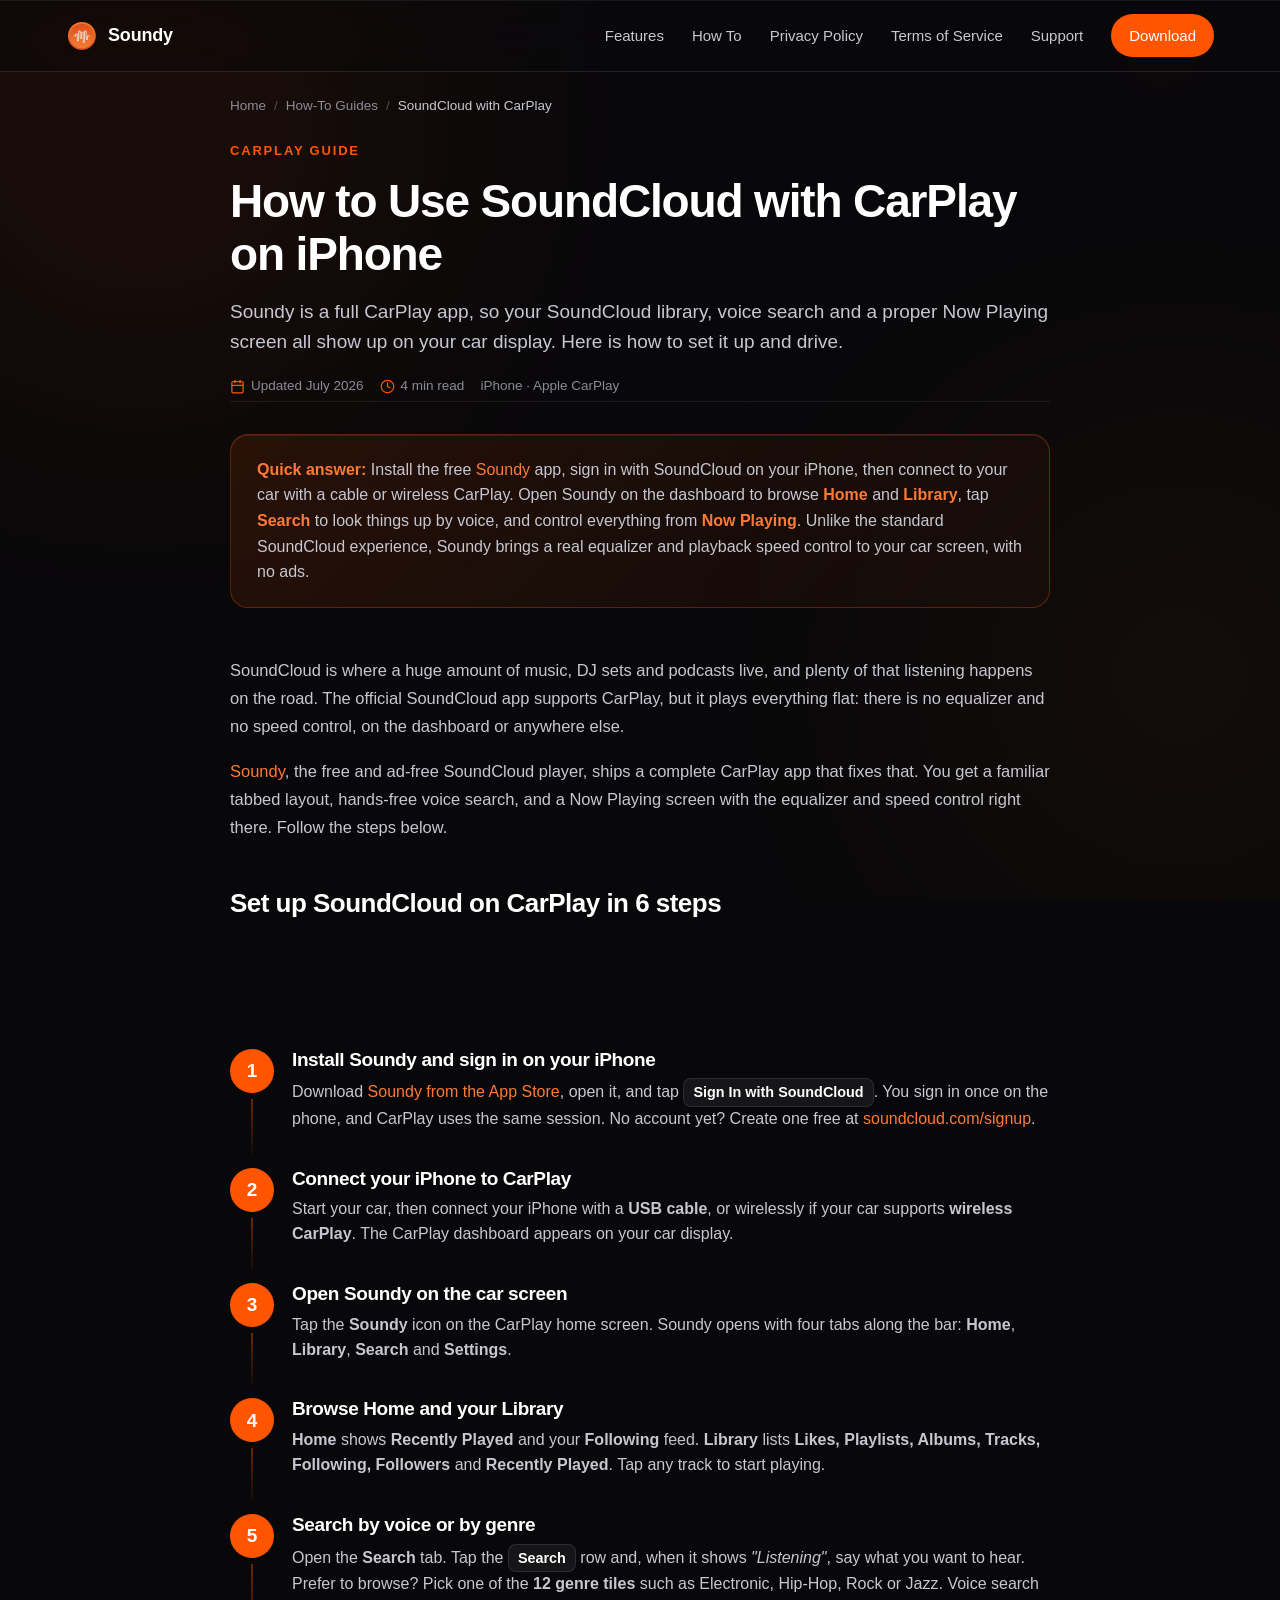
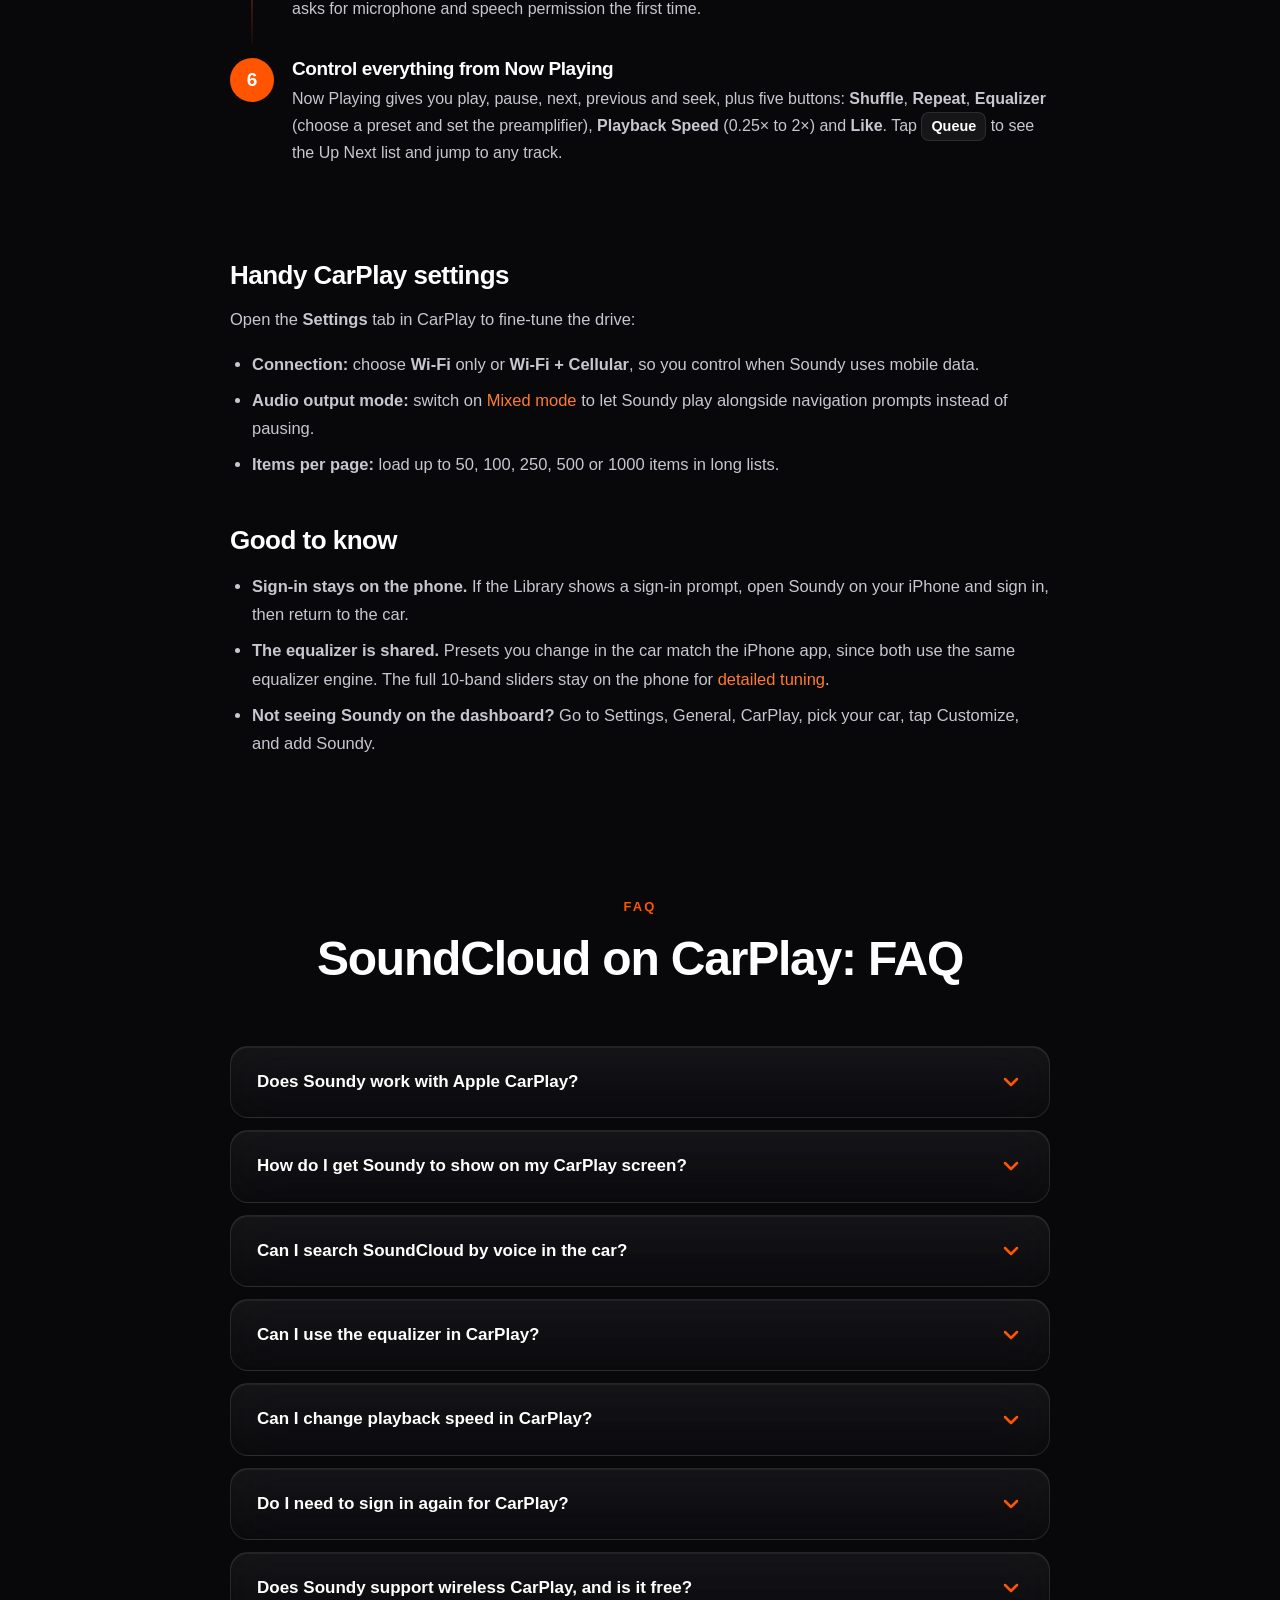
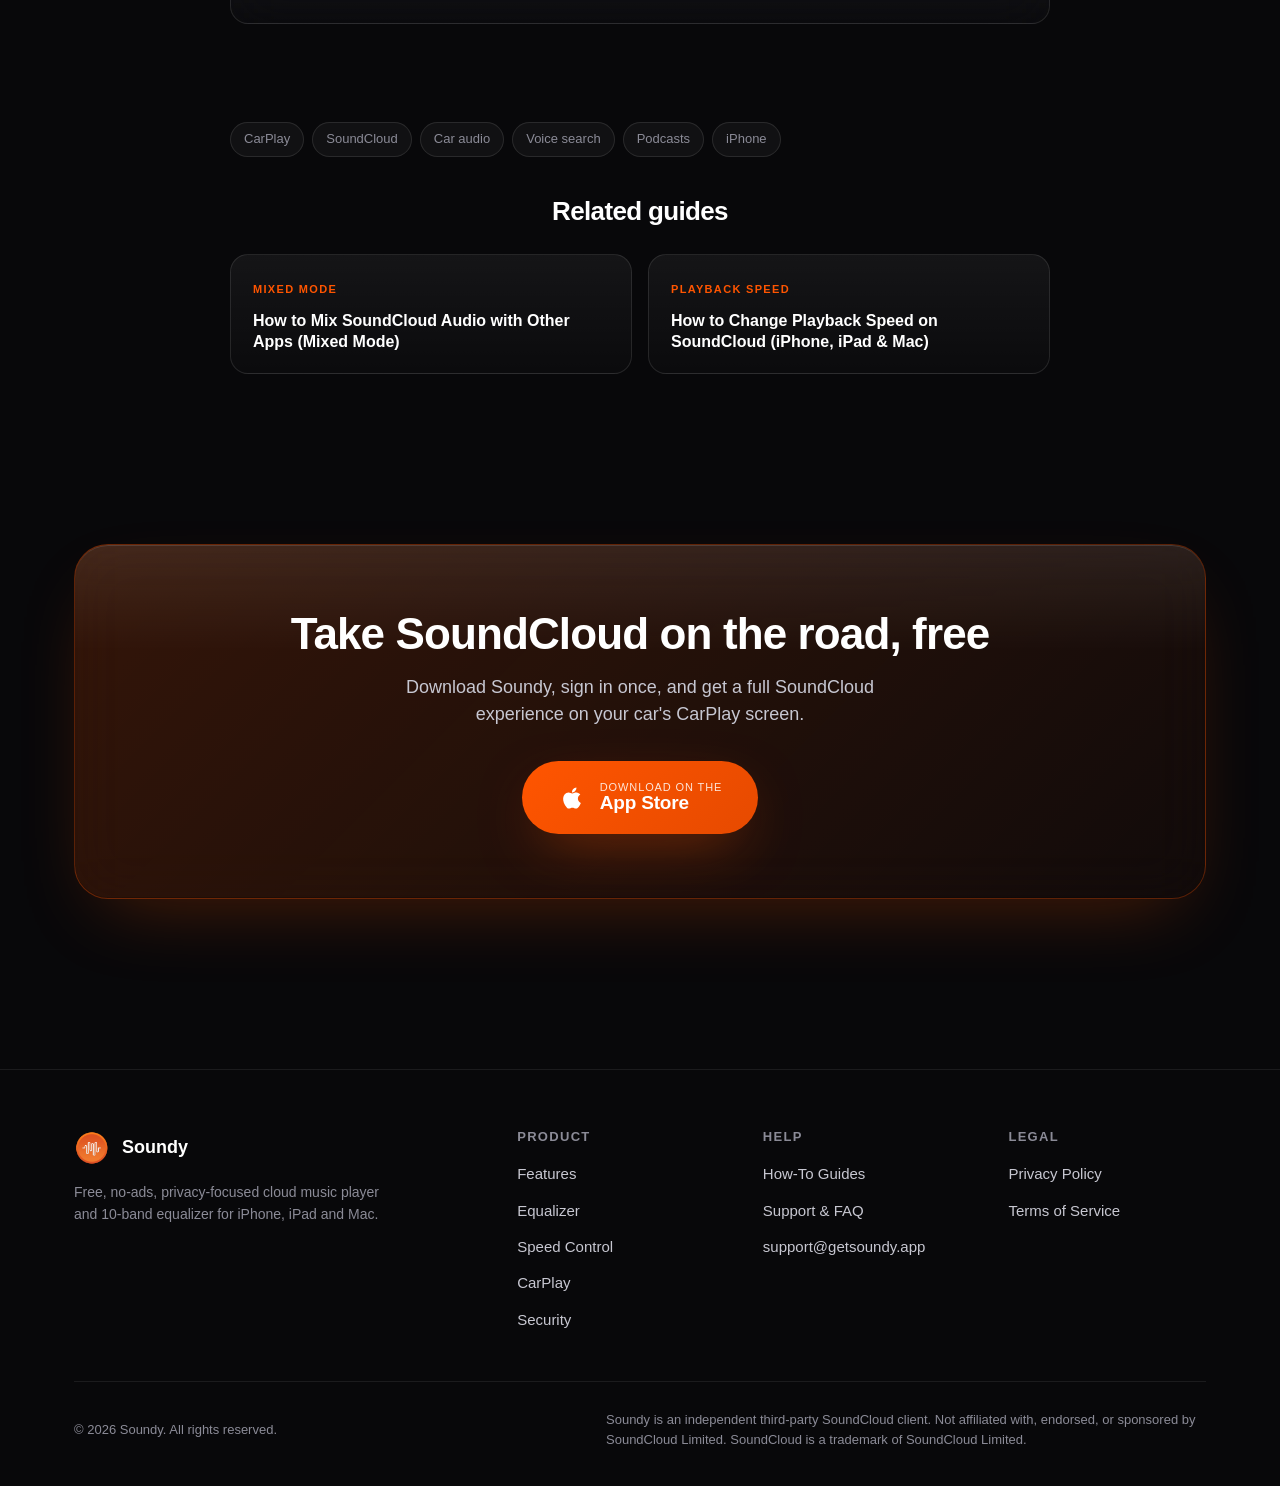
<file: how-to/how-to-use-soundcloud-with-carplay-iphone.html>
<!DOCTYPE html>
<html lang="en">
<head>
  <meta charset="UTF-8" />
  <meta name="viewport" content="width=device-width, initial-scale=1, viewport-fit=cover" />
  <meta name="theme-color" content="#ff5500" />

  <title>How to Use SoundCloud with CarPlay on iPhone (2026)</title>
  <meta name="description" content="Play SoundCloud in your car with Apple CarPlay using the free Soundy app. Browse your library, search by voice, and control playback, the equalizer and speed from the dashboard." />
  <meta name="keywords" content="soundcloud carplay, how to use soundcloud with carplay, soundcloud carplay app, play soundcloud in car, soundcloud voice search carplay, soundcloud car stereo iphone, soundy carplay" />
  <meta name="author" content="Soundy" />
  <meta name="robots" content="index, follow, max-image-preview:large, max-snippet:-1" />
  <link rel="canonical" href="https://getsoundy.app/how-to/how-to-use-soundcloud-with-carplay-iphone.html" />

  <!-- Open Graph -->
  <meta property="og:type" content="article" />
  <meta property="og:site_name" content="Soundy" />
  <meta property="og:title" content="How to Use SoundCloud with CarPlay on iPhone" />
  <meta property="og:description" content="Play SoundCloud in your car with Apple CarPlay using the free Soundy app: browse, voice search, and control playback from the dashboard." />
  <meta property="og:url" content="https://getsoundy.app/how-to/how-to-use-soundcloud-with-carplay-iphone.html" />
  <meta property="og:image" content="https://getsoundy.app/assets/soundy-icon.png" />

  <meta name="twitter:card" content="summary_large_image" />
  <meta name="twitter:title" content="How to Use SoundCloud with CarPlay on iPhone" />
  <meta name="twitter:description" content="Play SoundCloud in your car with Apple CarPlay using the free Soundy app." />
  <meta name="twitter:image" content="https://getsoundy.app/assets/soundy-icon.png" />

  <link rel="icon" type="image/png" href="../assets/soundy-icon.png" />
  <link rel="apple-touch-icon" sizes="180x180" href="../assets/soundy-icon.png" />
  <link rel="manifest" href="../manifest.json" />
  <link rel="stylesheet" href="../css/styles.css" />

  <!-- JSON-LD: Breadcrumb -->
  <script type="application/ld+json">
  {
    "@context": "https://schema.org",
    "@type": "BreadcrumbList",
    "itemListElement": [
      {"@type":"ListItem","position":1,"name":"Home","item":"https://getsoundy.app/"},
      {"@type":"ListItem","position":2,"name":"How-To Guides","item":"https://getsoundy.app/how-to/"},
      {"@type":"ListItem","position":3,"name":"How to Use SoundCloud with CarPlay","item":"https://getsoundy.app/how-to/how-to-use-soundcloud-with-carplay-iphone.html"}
    ]
  }
  </script>

  <!-- JSON-LD: HowTo -->
  <script type="application/ld+json">
  {
    "@context": "https://schema.org",
    "@type": "HowTo",
    "name": "How to Use SoundCloud with CarPlay on iPhone",
    "description": "Play SoundCloud in your car with Apple CarPlay using the free Soundy app: browse, search by voice, and control playback from the dashboard.",
    "totalTime": "PT2M",
    "estimatedCost": { "@type": "MonetaryAmount", "currency": "USD", "value": "0" },
    "tool": [
      { "@type": "HowToTool", "name": "Soundy app (free)" },
      { "@type": "HowToTool", "name": "A SoundCloud account" },
      { "@type": "HowToTool", "name": "iPhone with Apple CarPlay" },
      { "@type": "HowToTool", "name": "A CarPlay-compatible car or head unit" }
    ],
    "step": [
      {
        "@type": "HowToStep",
        "position": 1,
        "name": "Install Soundy and sign in on your iPhone",
        "text": "Download Soundy free from the App Store, open it, and tap 'Sign In with SoundCloud'. You only sign in once on the phone; CarPlay uses the same session.",
        "url": "https://getsoundy.app/how-to/how-to-use-soundcloud-with-carplay-iphone.html#step-install"
      },
      {
        "@type": "HowToStep",
        "position": 2,
        "name": "Connect your iPhone to CarPlay",
        "text": "Start your car, then connect your iPhone with a USB cable, or wirelessly if your car supports wireless CarPlay. The CarPlay dashboard appears on your car screen.",
        "url": "https://getsoundy.app/how-to/how-to-use-soundcloud-with-carplay-iphone.html#step-connect"
      },
      {
        "@type": "HowToStep",
        "position": 3,
        "name": "Open Soundy on the car screen",
        "text": "Tap the Soundy icon on the CarPlay home screen. Soundy opens with four tabs: Home, Library, Search and Settings.",
        "url": "https://getsoundy.app/how-to/how-to-use-soundcloud-with-carplay-iphone.html#step-open"
      },
      {
        "@type": "HowToStep",
        "position": 4,
        "name": "Browse Home and your Library",
        "text": "The Home tab shows Recently Played and your Following feed. The Library tab lists Likes, Playlists, Albums, your Tracks, Following, Followers and Recently Played. Tap any track to start playing.",
        "url": "https://getsoundy.app/how-to/how-to-use-soundcloud-with-carplay-iphone.html#step-browse"
      },
      {
        "@type": "HowToStep",
        "position": 5,
        "name": "Search by voice or by genre",
        "text": "Open the Search tab. Tap the Search row and speak your query when it says 'Listening', or pick one of the 12 genre tiles such as Electronic, Hip-Hop, Rock or Jazz to browse.",
        "url": "https://getsoundy.app/how-to/how-to-use-soundcloud-with-carplay-iphone.html#step-search"
      },
      {
        "@type": "HowToStep",
        "position": 6,
        "name": "Control playback from Now Playing",
        "text": "The Now Playing screen has play, pause, next, previous and seek, plus five buttons: Shuffle, Repeat, Equalizer (choose a preset and set the preamplifier), Playback Speed (0.25x to 2x), and Like. Tap Queue to see and jump around the Up Next list.",
        "url": "https://getsoundy.app/how-to/how-to-use-soundcloud-with-carplay-iphone.html#step-nowplaying"
      }
    ]
  }
  </script>

  <!-- JSON-LD: FAQ -->
  <script type="application/ld+json">
  {
    "@context": "https://schema.org",
    "@type": "FAQPage",
    "mainEntity": [
      {"@type":"Question","name":"Does Soundy work with Apple CarPlay?","acceptedAnswer":{"@type":"Answer","text":"Yes. Soundy has full CarPlay support, so you can play SoundCloud in your car. It shows Home, Library, Search and Settings tabs, and a Now Playing screen with full transport controls."}},
      {"@type":"Question","name":"How do I get Soundy to show on my CarPlay screen?","acceptedAnswer":{"@type":"Answer","text":"Install Soundy on your iPhone and sign in, then connect the phone to your car with a cable or wireless CarPlay. If Soundy does not appear, go to Settings, General, CarPlay, choose your car, tap Customize, and add Soundy to the screen. Make sure the phone is unlocked the first time."}},
      {"@type":"Question","name":"Can I search SoundCloud by voice in the car?","acceptedAnswer":{"@type":"Answer","text":"Yes. Open the Search tab and tap the Search row. When it shows 'Listening', say what you want and Soundy turns your speech into a SoundCloud search. Voice search asks for microphone and speech recognition permission the first time you use it."}},
      {"@type":"Question","name":"Can I use the equalizer in CarPlay?","acceptedAnswer":{"@type":"Answer","text":"Yes. Tap the Equalizer button on the Now Playing screen to pick a preset and set the preamplifier. For safety while driving, CarPlay offers preset and preamplifier control; the full 10-band sliders live in the iPhone app, and both share the same equalizer settings."}},
      {"@type":"Question","name":"Can I change playback speed in CarPlay?","acceptedAnswer":{"@type":"Answer","text":"Yes. Tap the Playback Speed button on the Now Playing screen and choose a rate from 0.25x to 2x. The pitch stays natural, which is handy for podcasts and audiobooks on the drive."}},
      {"@type":"Question","name":"Do I need to sign in again for CarPlay?","acceptedAnswer":{"@type":"Answer","text":"No. You sign in with SoundCloud once in the iPhone app, and CarPlay uses the same session. If you are not signed in, the Library shows a prompt to sign in on the phone."}},
      {"@type":"Question","name":"Does Soundy support wireless CarPlay, and is it free?","acceptedAnswer":{"@type":"Answer","text":"Yes to both. Soundy works with wireless CarPlay if your car supports it, otherwise use a USB cable. CarPlay support, like the rest of Soundy, is completely free with no ads."}}
    ]
  }
  </script>

  <!-- JSON-LD: Article -->
  <script type="application/ld+json">
  {
    "@context": "https://schema.org",
    "@type": "TechArticle",
    "headline": "How to Use SoundCloud with CarPlay on iPhone",
    "description": "Play SoundCloud in your car with Apple CarPlay using the free Soundy app.",
    "image": "https://getsoundy.app/assets/soundy-icon.png",
    "datePublished": "2026-07-09",
    "dateModified": "2026-07-09",
    "author": { "@type": "Organization", "name": "Soundy", "url": "https://getsoundy.app/" },
    "publisher": {
      "@type": "Organization",
      "name": "Soundy",
      "logo": { "@type": "ImageObject", "url": "https://getsoundy.app/assets/soundy-icon.png" }
    },
    "mainEntityOfPage": "https://getsoundy.app/how-to/how-to-use-soundcloud-with-carplay-iphone.html"
  }
  </script>
</head>
<body>
  <div class="bg-orb" aria-hidden="true"></div>

  <!-- Navigation -->
  <header class="nav">
    <div class="container nav-inner">
      <a href="../index.html" class="nav-brand" aria-label="Soundy home">
        <img src="../assets/soundy-icon.png" alt="Soundy app icon" width="32" height="32" />
        <span>Soundy</span>
      </a>
      <nav class="nav-links" aria-label="Primary">
        <a href="../index.html#features">Features</a>
        <a href="../how-to/index.html">How To</a>
        <a href="../privacy.html">Privacy Policy</a>
        <a href="../terms.html">Terms of Service</a>
        <a href="../support.html">Support</a>
        <a class="nav-cta" href="https://apps.apple.com/us/app/soundy-cloud-music-player-eq/id6778474045" rel="noopener">Download</a>
      </nav>
      <button class="nav-toggle" aria-label="Toggle menu" aria-expanded="false">
        <svg width="24" height="24" viewBox="0 0 24 24" fill="none" stroke="currentColor" stroke-width="2" stroke-linecap="round" stroke-linejoin="round"><line x1="3" y1="6" x2="21" y2="6"/><line x1="3" y1="12" x2="21" y2="12"/><line x1="3" y1="18" x2="21" y2="18"/></svg>
      </button>
    </div>
  </header>

  <main>
    <nav class="breadcrumbs container" aria-label="Breadcrumb">
      <a href="../index.html">Home</a>
      <span class="sep" aria-hidden="true">/</span>
      <a href="../how-to/index.html">How-To Guides</a>
      <span class="sep" aria-hidden="true">/</span>
      <span aria-current="page">SoundCloud with CarPlay</span>
    </nav>

    <article>
      <header class="article-head container">
        <span class="article-eyebrow">CarPlay Guide</span>
        <h1>How to Use SoundCloud with CarPlay on iPhone</h1>
        <p class="article-lede">Soundy is a full CarPlay app, so your SoundCloud library, voice search and a proper Now Playing screen all show up on your car display. Here is how to set it up and drive.</p>
        <div class="article-meta">
          <span>
            <svg viewBox="0 0 24 24" fill="none" stroke="currentColor" stroke-width="2" stroke-linecap="round" stroke-linejoin="round"><rect x="3" y="4" width="18" height="18" rx="2"/><line x1="16" y1="2" x2="16" y2="6"/><line x1="8" y1="2" x2="8" y2="6"/><line x1="3" y1="10" x2="21" y2="10"/></svg>
            Updated July 2026
          </span>
          <span>
            <svg viewBox="0 0 24 24" fill="none" stroke="currentColor" stroke-width="2" stroke-linecap="round" stroke-linejoin="round"><circle cx="12" cy="12" r="10"/><polyline points="12 6 12 12 16 14"/></svg>
            4 min read
          </span>
          <span>iPhone · Apple CarPlay</span>
        </div>
      </header>

      <div class="callout">
        <p><strong>Quick answer:</strong> Install the free <a href="../index.html">Soundy</a> app, sign in with SoundCloud on your iPhone, then connect to your car with a cable or wireless CarPlay. Open Soundy on the dashboard to browse <strong>Home</strong> and <strong>Library</strong>, tap <strong>Search</strong> to look things up by voice, and control everything from <strong>Now Playing</strong>. Unlike the standard SoundCloud experience, Soundy brings a real equalizer and playback speed control to your car screen, with no ads.</p>
      </div>

      <div class="prose">
        <p>SoundCloud is where a huge amount of music, DJ sets and podcasts live, and plenty of that listening happens on the road. The official SoundCloud app supports CarPlay, but it plays everything flat: there is no equalizer and no speed control, on the dashboard or anywhere else.</p>
        <p><a href="../index.html">Soundy</a>, the free and ad-free SoundCloud player, ships a complete CarPlay app that fixes that. You get a familiar tabbed layout, hands-free voice search, and a Now Playing screen with the equalizer and speed control right there. Follow the steps below.</p>

        <h2 id="steps">Set up SoundCloud on CarPlay in 6 steps</h2>
      </div>

      <ol class="howto-steps">
        <li id="step-install">
          <h3>Install Soundy and sign in on your iPhone</h3>
          <p>Download <a href="https://apps.apple.com/us/app/soundy-cloud-music-player-eq/id6778474045" rel="noopener">Soundy from the App Store</a>, open it, and tap <span class="ui-chip">Sign In with SoundCloud</span>. You sign in once on the phone, and CarPlay uses the same session. No account yet? Create one free at <a href="https://soundcloud.com/signup" rel="noopener nofollow" target="_blank">soundcloud.com/signup</a>.</p>
        </li>
        <li id="step-connect">
          <h3>Connect your iPhone to CarPlay</h3>
          <p>Start your car, then connect your iPhone with a <strong>USB cable</strong>, or wirelessly if your car supports <strong>wireless CarPlay</strong>. The CarPlay dashboard appears on your car display.</p>
        </li>
        <li id="step-open">
          <h3>Open Soundy on the car screen</h3>
          <p>Tap the <strong>Soundy</strong> icon on the CarPlay home screen. Soundy opens with four tabs along the bar: <strong>Home</strong>, <strong>Library</strong>, <strong>Search</strong> and <strong>Settings</strong>.</p>
        </li>
        <li id="step-browse">
          <h3>Browse Home and your Library</h3>
          <p><strong>Home</strong> shows <strong>Recently Played</strong> and your <strong>Following</strong> feed. <strong>Library</strong> lists <strong>Likes, Playlists, Albums, Tracks, Following, Followers</strong> and <strong>Recently Played</strong>. Tap any track to start playing.</p>
        </li>
        <li id="step-search">
          <h3>Search by voice or by genre</h3>
          <p>Open the <strong>Search</strong> tab. Tap the <span class="ui-chip">Search</span> row and, when it shows <em>"Listening"</em>, say what you want to hear. Prefer to browse? Pick one of the <strong>12 genre tiles</strong> such as Electronic, Hip-Hop, Rock or Jazz. Voice search asks for microphone and speech permission the first time.</p>
        </li>
        <li id="step-nowplaying">
          <h3>Control everything from Now Playing</h3>
          <p>Now Playing gives you play, pause, next, previous and seek, plus five buttons: <strong>Shuffle</strong>, <strong>Repeat</strong>, <strong>Equalizer</strong> (choose a preset and set the preamplifier), <strong>Playback Speed</strong> (0.25× to 2×) and <strong>Like</strong>. Tap <span class="ui-chip">Queue</span> to see the Up Next list and jump to any track.</p>
        </li>
      </ol>

      <div class="prose">
        <h2 id="settings">Handy CarPlay settings</h2>
        <p>Open the <strong>Settings</strong> tab in CarPlay to fine-tune the drive:</p>
        <ul>
          <li><strong>Connection:</strong> choose <strong>Wi-Fi</strong> only or <strong>Wi-Fi + Cellular</strong>, so you control when Soundy uses mobile data.</li>
          <li><strong>Audio output mode:</strong> switch on <a href="how-to-mix-soundcloud-audio-with-other-apps-iphone-ipad-mac.html">Mixed mode</a> to let Soundy play alongside navigation prompts instead of pausing.</li>
          <li><strong>Items per page:</strong> load up to 50, 100, 250, 500 or 1000 items in long lists.</li>
        </ul>

        <h2 id="notes">Good to know</h2>
        <ul>
          <li><strong>Sign-in stays on the phone.</strong> If the Library shows a sign-in prompt, open Soundy on your iPhone and sign in, then return to the car.</li>
          <li><strong>The equalizer is shared.</strong> Presets you change in the car match the iPhone app, since both use the same equalizer engine. The full 10-band sliders stay on the phone for <a href="how-to-use-equalizer-for-soundcloud-iphone-ipad-mac.html">detailed tuning</a>.</li>
          <li><strong>Not seeing Soundy on the dashboard?</strong> Go to Settings, General, CarPlay, pick your car, tap Customize, and add Soundy.</li>
        </ul>
      </div>

      <!-- FAQ -->
      <section id="faq" aria-labelledby="faq-title" style="padding-top: 20px;">
        <div class="container">
          <div class="section-head">
            <span class="section-eyebrow">FAQ</span>
            <h2 id="faq-title">SoundCloud on CarPlay: FAQ</h2>
          </div>

          <div class="faq-list">
            <details class="faq-item"><summary class="faq-summary">Does Soundy work with Apple CarPlay?</summary><div class="faq-body"><p>Yes. Soundy has full CarPlay support, so you can play SoundCloud in your car. It shows Home, Library, Search and Settings tabs, and a Now Playing screen with full transport controls.</p></div></details>

            <details class="faq-item"><summary class="faq-summary">How do I get Soundy to show on my CarPlay screen?</summary><div class="faq-body"><p>Install Soundy on your iPhone and sign in, then connect the phone to your car with a cable or wireless CarPlay. If Soundy does not appear, go to Settings, General, CarPlay, choose your car, tap Customize, and add Soundy to the screen. Make sure the phone is unlocked the first time.</p></div></details>

            <details class="faq-item"><summary class="faq-summary">Can I search SoundCloud by voice in the car?</summary><div class="faq-body"><p>Yes. Open the Search tab and tap the Search row. When it shows "Listening", say what you want and Soundy turns your speech into a SoundCloud search. Voice search asks for microphone and speech recognition permission the first time you use it.</p></div></details>

            <details class="faq-item"><summary class="faq-summary">Can I use the equalizer in CarPlay?</summary><div class="faq-body"><p>Yes. Tap the Equalizer button on the Now Playing screen to pick a preset and set the preamplifier. For safety while driving, CarPlay offers preset and preamplifier control; the full 10-band sliders live in the iPhone app, and both share the same equalizer settings.</p></div></details>

            <details class="faq-item"><summary class="faq-summary">Can I change playback speed in CarPlay?</summary><div class="faq-body"><p>Yes. Tap the Playback Speed button on the Now Playing screen and choose a rate from 0.25× to 2×. The pitch stays natural, which is handy for podcasts and audiobooks on the drive.</p></div></details>

            <details class="faq-item"><summary class="faq-summary">Do I need to sign in again for CarPlay?</summary><div class="faq-body"><p>No. You sign in with SoundCloud once in the iPhone app, and CarPlay uses the same session. If you are not signed in, the Library shows a prompt to sign in on the phone.</p></div></details>

            <details class="faq-item"><summary class="faq-summary">Does Soundy support wireless CarPlay, and is it free?</summary><div class="faq-body"><p>Yes to both. Soundy works with wireless CarPlay if your car supports it, otherwise use a USB cable. CarPlay support, like the rest of Soundy, is completely free with no ads.</p></div></details>
          </div>
        </div>
      </section>

      <!-- Tags -->
      <div class="tag-list">
        <span class="tag">CarPlay</span>
        <span class="tag">SoundCloud</span>
        <span class="tag">Car audio</span>
        <span class="tag">Voice search</span>
        <span class="tag">Podcasts</span>
        <span class="tag">iPhone</span>
      </div>

      <!-- Related -->
      <section style="padding-top: 40px;">
        <div class="container">
          <div class="section-head" style="margin-bottom: 28px;">
            <h2 style="font-size: 26px;">Related guides</h2>
          </div>
          <div class="related-guides">
            <a href="how-to-mix-soundcloud-audio-with-other-apps-iphone-ipad-mac.html">
              <span class="rg-eyebrow">Mixed Mode</span>
              <strong>How to Mix SoundCloud Audio with Other Apps (Mixed Mode)</strong>
            </a>
            <a href="how-to-change-playback-speed-on-soundcloud-iphone-ipad-mac.html">
              <span class="rg-eyebrow">Playback Speed</span>
              <strong>How to Change Playback Speed on SoundCloud (iPhone, iPad &amp; Mac)</strong>
            </a>
          </div>
        </div>
      </section>

      <!-- CTA -->
      <section aria-labelledby="cta-title" style="padding-top: 40px;">
        <div class="container">
          <div class="cta-banner">
            <h2 id="cta-title">Take SoundCloud on the road, free</h2>
            <p>Download Soundy, sign in once, and get a full SoundCloud experience on your car's CarPlay screen.</p>
            <a class="btn-download" href="https://apps.apple.com/us/app/soundy-cloud-music-player-eq/id6778474045" rel="noopener" aria-label="Download Soundy on the App Store">
              <svg viewBox="0 0 24 24" fill="currentColor" aria-hidden="true"><path d="M17.05 20.28c-.98.95-2.05.86-3.08.41-1.09-.47-2.09-.48-3.24 0-1.44.62-2.2.44-3.06-.41C2.79 15.25 3.51 7.59 9.05 7.31c1.35.07 2.29.74 3.08.8 1.18-.24 2.31-.93 3.57-.84 1.51.12 2.65.72 3.4 1.8-3.12 1.87-2.38 5.98.48 7.13-.57 1.5-1.31 2.99-2.54 4.08zM12.03 7.25c-.15-2.23 1.66-4.07 3.74-4.25.29 2.58-2.34 4.5-3.74 4.25z"/></svg>
              <span class="btn-sub">
                <small>Download on the</small>
                <span>App Store</span>
              </span>
            </a>
          </div>
        </div>
      </section>
    </article>
  </main>

  <!-- Footer -->
  <footer class="footer">
    <div class="container">
      <div class="footer-grid">
        <div>
          <div class="footer-brand">
            <img src="../assets/soundy-icon.png" alt="" width="36" height="36" />
            <strong>Soundy</strong>
          </div>
          <p class="footer-tag">Free, no-ads, privacy-focused cloud music player and 10-band equalizer for iPhone, iPad and Mac.</p>
        </div>

        <div class="footer-col">
          <h4>Product</h4>
          <ul>
            <li><a href="../index.html#features">Features</a></li>
            <li><a href="../index.html#equalizer">Equalizer</a></li>
            <li><a href="../index.html#speed">Speed Control</a></li>
            <li><a href="../index.html#carplay">CarPlay</a></li>
            <li><a href="../index.html#privacy">Security</a></li>
          </ul>
        </div>

        <div class="footer-col">
          <h4>Help</h4>
          <ul>
            <li><a href="../how-to/index.html">How-To Guides</a></li>
            <li><a href="../support.html">Support &amp; FAQ</a></li>
            <li><a href="mailto:support@getsoundy.app">support@getsoundy.app</a></li>
          </ul>
        </div>

        <div class="footer-col">
          <h4>Legal</h4>
          <ul>
            <li><a href="../privacy.html">Privacy Policy</a></li>
            <li><a href="../terms.html">Terms of Service</a></li>
          </ul>
        </div>
      </div>

      <div class="footer-bottom">
        <span>© <span id="year">2026</span> Soundy. All rights reserved.</span>
        <span class="disclaimer">Soundy is an independent third-party SoundCloud client. Not affiliated with, endorsed, or sponsored by SoundCloud Limited. SoundCloud is a trademark of SoundCloud Limited.</span>
      </div>
    </div>
  </footer>

  <script src="../js/main.js" defer></script>
</body>
</html>
</file>
<file: css/styles.css>
/* =========================================
   Soundy: Equalizer for SoundCloud
   Marketing site styles
   ========================================= */

:root {
  --sc-orange: #ff5500;
  --sc-orange-light: #ff7a33;
  --sc-orange-dark: #e64a00;
  --bg-0: #08080a;
  --bg-1: #0f0f12;
  --bg-2: #15151a;
  --bg-3: #1c1c22;
  --border: rgba(255, 255, 255, 0.08);
  --border-strong: rgba(255, 255, 255, 0.14);
  --text-1: #ffffff;
  --text-2: #c7c7d1;
  --text-3: #8b8b97;

  /* Liquid glass tokens */
  --glass-bg: linear-gradient(180deg, rgba(255, 255, 255, 0.055) 0%, rgba(255, 255, 255, 0.015) 100%);
  --glass-bg-strong: linear-gradient(180deg, rgba(255, 255, 255, 0.085) 0%, rgba(255, 255, 255, 0.025) 100%);
  --glass-border: rgba(255, 255, 255, 0.10);
  --glass-border-hover: rgba(255, 255, 255, 0.18);
  --glass-blur: blur(28px) saturate(180%);
  --glass-shadow:
    inset 0 1px 0 0 rgba(255, 255, 255, 0.10),
    inset 0 -1px 0 0 rgba(0, 0, 0, 0.20),
    0 30px 80px -30px rgba(0, 0, 0, 0.7);
  --glass-highlight: linear-gradient(180deg, rgba(255, 255, 255, 0.08) 0%, transparent 30%);

  --shadow-orange: 0 20px 60px -20px rgba(255, 85, 0, 0.55);
  --shadow-soft: 0 30px 80px -30px rgba(0, 0, 0, 0.7);
  --radius-sm: 12px;
  --radius-md: 18px;
  --radius-lg: 26px;
  --radius-xl: 34px;
  --container: 1180px;
  --font-sans: -apple-system, BlinkMacSystemFont, "SF Pro Display", "Inter", "Helvetica Neue", Arial, sans-serif;
}

* {
  box-sizing: border-box;
}

html {
  scroll-behavior: smooth;
  -webkit-text-size-adjust: 100%;
}

body {
  margin: 0;
  font-family: var(--font-sans);
  background: var(--bg-0);
  color: var(--text-1);
  line-height: 1.55;
  font-size: 17px;
  font-weight: 400;
  -webkit-font-smoothing: antialiased;
  -moz-osx-font-smoothing: grayscale;
  overflow-x: hidden;
}

a {
  color: var(--sc-orange-light);
  text-decoration: none;
  transition: color 0.2s ease;
}

a:hover {
  color: var(--sc-orange);
}

img {
  max-width: 100%;
  display: block;
}

h1, h2, h3, h4 {
  margin: 0 0 0.5em;
  line-height: 1.15;
  letter-spacing: -0.02em;
  font-weight: 700;
}

p {
  margin: 0 0 1em;
  color: var(--text-2);
}

.container {
  width: 100%;
  max-width: var(--container);
  margin: 0 auto;
  padding: 0 24px;
}

/* ---------- Background glow ---------- */
.bg-orb {
  position: fixed;
  inset: 0;
  z-index: -1;
  pointer-events: none;
  overflow: hidden;
}
.bg-orb::before,
.bg-orb::after {
  content: "";
  position: absolute;
  width: 720px;
  height: 720px;
  border-radius: 50%;
  filter: blur(160px);
  opacity: 0.5;
}
.bg-orb::before {
  background: radial-gradient(closest-side, rgba(255, 85, 0, 0.7), transparent 70%);
  top: -240px;
  left: -220px;
}
.bg-orb::after {
  background: radial-gradient(closest-side, rgba(255, 122, 51, 0.4), transparent 70%);
  top: 35%;
  right: -260px;
  animation: orb-drift 18s ease-in-out infinite alternate;
}

@keyframes orb-drift {
  0% { transform: translate(0, 0) scale(1); }
  100% { transform: translate(-60px, 60px) scale(1.1); }
}

/* ---------- Navigation ---------- */
.nav {
  position: sticky;
  top: 0;
  z-index: 50;
  backdrop-filter: saturate(180%) blur(24px);
  -webkit-backdrop-filter: saturate(180%) blur(24px);
  background: rgba(10, 10, 11, 0.55);
  border-bottom: 1px solid var(--glass-border);
  box-shadow: inset 0 1px 0 0 rgba(255, 255, 255, 0.06);
}

.nav-inner {
  display: flex;
  align-items: center;
  justify-content: space-between;
  padding: 14px 0;
}

.nav-brand {
  display: flex;
  align-items: center;
  gap: 10px;
  font-weight: 700;
  font-size: 18px;
  color: var(--text-1);
  letter-spacing: -0.01em;
}

.nav-brand img {
  width: 32px;
  height: 32px;
  border-radius: 8px;
}

.nav-links {
  display: flex;
  gap: 28px;
  align-items: center;
}

.nav-links a {
  color: var(--text-2);
  font-size: 15px;
  font-weight: 500;
}

.nav-links a:hover {
  color: var(--text-1);
}

.nav-cta {
  display: inline-flex;
  align-items: center;
  gap: 8px;
  padding: 10px 18px;
  background: var(--sc-orange);
  color: #fff !important;
  border-radius: 999px;
  font-weight: 600;
  font-size: 14px;
  box-shadow: var(--shadow-orange);
  transition: transform 0.2s ease, background 0.2s ease;
}

.nav-cta:hover {
  background: var(--sc-orange-dark);
  transform: translateY(-1px);
}

.nav-toggle {
  display: none;
  background: transparent;
  border: 0;
  color: var(--text-1);
  cursor: pointer;
  padding: 10px;
  margin-right: -10px; /* visually align icon with container edge, matching the brand image on the left */
}

/* ---------- Hero ---------- */
.hero {
  position: relative;
  padding: 80px 0 100px;
  text-align: center;
}

.hero-badge {
  display: inline-flex;
  align-items: center;
  gap: 8px;
  padding: 9px 18px;
  background: rgba(255, 85, 0, 0.10);
  backdrop-filter: blur(20px) saturate(180%);
  -webkit-backdrop-filter: blur(20px) saturate(180%);
  color: var(--sc-orange-light);
  border: 1px solid rgba(255, 85, 0, 0.25);
  border-radius: 999px;
  font-size: 13px;
  font-weight: 600;
  margin-bottom: 28px;
  box-shadow: inset 0 1px 0 0 rgba(255, 255, 255, 0.12);
}

.hero-icon {
  width: 180px;
  height: 180px;
  margin: 0 auto 28px;
  filter: drop-shadow(0 30px 50px rgba(255, 85, 0, 0.4));
  animation: floaty 5s ease-in-out infinite;
}

@keyframes floaty {
  0%, 100% { transform: translateY(0); }
  50% { transform: translateY(-12px); }
}

.hero h1 {
  font-size: clamp(40px, 6vw, 76px);
  font-weight: 800;
  letter-spacing: -0.03em;
  background: linear-gradient(180deg, #ffffff 0%, #b9b9c5 100%);
  -webkit-background-clip: text;
  background-clip: text;
  color: transparent;
  margin-bottom: 18px;
}

.hero .slogan {
  font-size: clamp(18px, 2.2vw, 24px);
  color: var(--text-2);
  max-width: 720px;
  margin: 0 auto 36px;
  font-weight: 400;
}

.hero .slogan strong {
  color: var(--text-1);
  font-weight: 600;
}

/* Checkmark feature bullets: uniform style and color */
.hero-bullets {
  list-style: none;
  padding: 0;
  margin: 0 auto 36px;
  max-width: 600px;
  text-align: left;
  display: flex;
  flex-direction: column;
  gap: 12px;
}

.hero-bullets li {
  display: flex;
  align-items: flex-start;
  gap: 12px;
  font-size: 15px;
  line-height: 1.5;
  font-weight: 400;
  color: var(--text-2);
}

.hero-bullets .check {
  flex-shrink: 0;
  width: 22px;
  height: 22px;
  border-radius: 50%;
  background: rgba(255, 85, 0, 0.14);
  color: var(--sc-orange);
  display: inline-flex;
  align-items: center;
  justify-content: center;
  margin-top: 2px;
}

.hero-bullets .check svg {
  width: 12px;
  height: 12px;
}

@media (max-width: 560px) {
  .hero-bullets { gap: 10px; max-width: 100%; }
  .hero-bullets li { font-size: 14.5px; gap: 10px; }
  .hero-bullets .check { width: 20px; height: 20px; }
  .hero-bullets .check svg { width: 11px; height: 11px; }
}

.hero-trust {
  display: flex;
  gap: 24px;
  justify-content: center;
  flex-wrap: wrap;
  margin-top: 40px;
  color: var(--text-3);
  font-size: 14px;
}

.hero-trust span {
  display: inline-flex;
  align-items: center;
  gap: 6px;
}

.hero-trust svg {
  width: 16px;
  height: 16px;
  color: var(--sc-orange);
}

/* ---------- CTA Button ---------- */
.btn-download {
  display: inline-flex;
  align-items: center;
  gap: 14px;
  padding: 20px 36px;
  background: linear-gradient(135deg, var(--sc-orange) 0%, var(--sc-orange-dark) 100%);
  color: #fff;
  border-radius: 999px;
  font-size: 19px;
  font-weight: 700;
  letter-spacing: -0.01em;
  box-shadow: var(--shadow-orange);
  transition: transform 0.25s cubic-bezier(0.34, 1.56, 0.64, 1), box-shadow 0.25s ease;
  border: 0;
  cursor: pointer;
}

.btn-download:hover {
  transform: translateY(-3px) scale(1.02);
  box-shadow: 0 30px 70px -20px rgba(255, 85, 0, 0.7);
  color: #fff;
}

.btn-download svg {
  width: 28px;
  height: 28px;
}

.btn-download .btn-sub {
  display: flex;
  flex-direction: column;
  align-items: flex-start;
  line-height: 1.1;
}

.btn-download .btn-sub small {
  font-size: 11px;
  font-weight: 500;
  opacity: 0.85;
  text-transform: uppercase;
  letter-spacing: 0.08em;
}

/* ---------- Sections ---------- */
section {
  padding: 90px 0;
}

.section-head {
  text-align: center;
  max-width: 760px;
  margin: 0 auto 60px;
}

.section-eyebrow {
  display: inline-block;
  font-size: 13px;
  font-weight: 700;
  text-transform: uppercase;
  letter-spacing: 0.16em;
  color: var(--sc-orange);
  margin-bottom: 14px;
}

.section-head h2 {
  font-size: clamp(30px, 4vw, 48px);
  font-weight: 800;
  letter-spacing: -0.025em;
  margin-bottom: 16px;
}

.section-head p {
  font-size: 18px;
  color: var(--text-2);
}

/* ---------- Feature grid ---------- */
.features {
  display: grid;
  grid-template-columns: repeat(3, 1fr);
  gap: 24px;
}

.feature {
  position: relative;
  background: var(--glass-bg);
  backdrop-filter: var(--glass-blur);
  -webkit-backdrop-filter: var(--glass-blur);
  border: 1px solid var(--glass-border);
  border-radius: var(--radius-lg);
  padding: 32px;
  box-shadow: var(--glass-shadow);
  transition: transform 0.3s ease, border-color 0.3s ease, background 0.3s ease;
  overflow: hidden;
}

.feature::before {
  content: "";
  position: absolute;
  inset: 0;
  background: var(--glass-highlight);
  border-radius: inherit;
  pointer-events: none;
}

.feature:hover {
  transform: translateY(-4px);
  border-color: var(--glass-border-hover);
  background: var(--glass-bg-strong);
}

/* Main features (equalizer, background, speed) get a subtle orange tint */
.feature-main {
  border-color: rgba(255, 85, 0, 0.22);
  background: linear-gradient(180deg, rgba(255, 85, 0, 0.06) 0%, rgba(255, 85, 0, 0.015) 100%);
}

.feature-main .feature-icon {
  background: rgba(255, 85, 0, 0.18);
}

.feature-main:hover {
  border-color: rgba(255, 85, 0, 0.4);
}

.feature-icon {
  position: relative;
  display: inline-flex;
  align-items: center;
  justify-content: center;
  width: 52px;
  height: 52px;
  border-radius: 16px;
  background: rgba(255, 85, 0, 0.12);
  color: var(--sc-orange);
  margin-bottom: 18px;
  box-shadow: inset 0 1px 0 0 rgba(255, 255, 255, 0.15);
}

.feature-icon svg {
  width: 26px;
  height: 26px;
}

.feature h3 {
  font-size: 20px;
  font-weight: 700;
  margin-bottom: 8px;
}

.feature p {
  font-size: 15px;
  color: var(--text-3);
  margin: 0;
}

/* ---------- Equalizer showcase ---------- */
.eq-showcase {
  background: var(--glass-bg);
  backdrop-filter: var(--glass-blur);
  -webkit-backdrop-filter: var(--glass-blur);
  border: 1px solid var(--glass-border);
  border-radius: var(--radius-xl);
  padding: 56px;
  margin-top: 40px;
  overflow: hidden;
  position: relative;
  box-shadow: var(--glass-shadow);
}

.eq-showcase::before {
  content: "";
  position: absolute;
  inset: 0;
  background: var(--glass-highlight);
  border-radius: inherit;
  pointer-events: none;
}

.eq-showcase > * { position: relative; }

.eq-grid {
  display: grid;
  grid-template-columns: 1fr 1.2fr;
  gap: 56px;
  align-items: center;
}

.eq-text h3 {
  font-size: 32px;
  margin-bottom: 16px;
}

.eq-text p {
  color: var(--text-2);
  margin-bottom: 24px;
}

.preset-tags {
  display: flex;
  flex-wrap: wrap;
  gap: 8px;
}

.preset-tag {
  padding: 7px 14px;
  background: rgba(255, 255, 255, 0.04);
  backdrop-filter: blur(20px) saturate(180%);
  -webkit-backdrop-filter: blur(20px) saturate(180%);
  border: 1px solid var(--glass-border);
  border-radius: 999px;
  font-size: 13px;
  font-weight: 500;
  color: var(--text-2);
  transition: all 0.2s ease;
}

.preset-tag.active,
.preset-tag:hover {
  background: rgba(255, 85, 0, 0.15);
  border-color: rgba(255, 85, 0, 0.4);
  color: var(--sc-orange-light);
  cursor: default;
}

.eq-visual {
  background: linear-gradient(180deg, rgba(0, 0, 0, 0.5) 0%, rgba(0, 0, 0, 0.3) 100%);
  backdrop-filter: blur(20px);
  -webkit-backdrop-filter: blur(20px);
  border-radius: var(--radius-lg);
  padding: 32px 24px;
  border: 1px solid var(--glass-border);
  box-shadow: inset 0 1px 0 0 rgba(255, 255, 255, 0.06);
}

.eq-bars {
  display: flex;
  align-items: flex-end;
  justify-content: space-between;
  height: 220px;
  gap: 6px;
  margin-bottom: 18px;
}

.eq-bar {
  flex: 1;
  background: linear-gradient(180deg, var(--sc-orange) 0%, var(--sc-orange-dark) 100%);
  border-radius: 999px;
  min-height: 12px;
  position: relative;
  animation: eq-bounce 1.6s ease-in-out infinite;
}

.eq-bar::after {
  content: "";
  position: absolute;
  inset: 0;
  background: linear-gradient(180deg, rgba(255, 255, 255, 0.35), transparent 60%);
  border-radius: 999px;
  pointer-events: none;
}

.eq-bar:nth-child(1) { animation-delay: 0s; }
.eq-bar:nth-child(2) { animation-delay: 0.15s; }
.eq-bar:nth-child(3) { animation-delay: 0.3s; }
.eq-bar:nth-child(4) { animation-delay: 0.45s; }
.eq-bar:nth-child(5) { animation-delay: 0.6s; }
.eq-bar:nth-child(6) { animation-delay: 0.45s; }
.eq-bar:nth-child(7) { animation-delay: 0.3s; }
.eq-bar:nth-child(8) { animation-delay: 0.15s; }
.eq-bar:nth-child(9) { animation-delay: 0.3s; }
.eq-bar:nth-child(10) { animation-delay: 0.6s; }

@keyframes eq-bounce {
  0%, 100% { height: 30%; }
  50% { height: 90%; }
}

.eq-freqs {
  display: flex;
  justify-content: space-between;
  font-size: 11px;
  color: var(--text-3);
  font-variant-numeric: tabular-nums;
  letter-spacing: 0.05em;
}

.eq-freqs span {
  flex: 1;
  text-align: center;
}

/* ---------- Playback Speed visual ---------- */
.speed-visual {
  display: flex;
  flex-direction: column;
  justify-content: center;
}

/* Pulse rhythm bars (animated) */
.speed-pulses {
  display: flex;
  align-items: flex-end;
  justify-content: space-between;
  height: 84px;
  gap: 5px;
  margin-bottom: 24px;
}

.speed-pulses span {
  position: relative;
  flex: 1;
  height: 35%;
  background: linear-gradient(180deg, var(--sc-orange) 0%, var(--sc-orange-dark) 100%);
  border-radius: 999px;
  animation: speed-pulse 1.4s ease-in-out infinite;
}

.speed-pulses span::after {
  content: "";
  position: absolute;
  inset: 0;
  background: linear-gradient(180deg, rgba(255, 255, 255, 0.35), transparent 60%);
  border-radius: 999px;
  pointer-events: none;
}

.speed-pulses span:nth-child(1)  { animation-duration: 1.6s; animation-delay: 0.00s; }
.speed-pulses span:nth-child(2)  { animation-duration: 1.5s; animation-delay: 0.05s; }
.speed-pulses span:nth-child(3)  { animation-duration: 1.4s; animation-delay: 0.10s; }
.speed-pulses span:nth-child(4)  { animation-duration: 1.2s; animation-delay: 0.15s; }
.speed-pulses span:nth-child(5)  { animation-duration: 1.0s; animation-delay: 0.20s; }
.speed-pulses span:nth-child(6)  { animation-duration: 0.8s; animation-delay: 0.25s; }
.speed-pulses span:nth-child(7)  { animation-duration: 0.8s; animation-delay: 0.20s; }
.speed-pulses span:nth-child(8)  { animation-duration: 1.0s; animation-delay: 0.15s; }
.speed-pulses span:nth-child(9)  { animation-duration: 1.2s; animation-delay: 0.10s; }
.speed-pulses span:nth-child(10) { animation-duration: 1.4s; animation-delay: 0.05s; }
.speed-pulses span:nth-child(11) { animation-duration: 1.5s; animation-delay: 0.00s; }
.speed-pulses span:nth-child(12) { animation-duration: 1.6s; animation-delay: 0.05s; }

@keyframes speed-pulse {
  0%, 100% { height: 20%; opacity: 0.75; }
  50%      { height: 90%; opacity: 1; }
}

/* Big cycling readout */
.speed-readout {
  text-align: center;
  font-size: clamp(48px, 7vw, 72px);
  font-weight: 800;
  letter-spacing: -0.04em;
  line-height: 1;
  color: var(--sc-orange-light);
  margin: 0 0 26px;
  font-variant-numeric: tabular-nums;
  animation: speed-glow 2.4s ease-in-out infinite;
}

.speed-num {
  display: inline-block;
  font-variant-numeric: tabular-nums;
}

.speed-num::before {
  content: "1.25";
  animation: speed-text 6s ease-in-out infinite;
}

.speed-x {
  font-size: 0.55em;
  margin-left: 4px;
  color: var(--sc-orange);
  opacity: 0.85;
  vertical-align: 4%;
}

@keyframes speed-text {
  0%,   18%  { content: "1.0"; }
  20%,  38%  { content: "1.5"; }
  40%,  58%  { content: "2.0"; }
  60%,  78%  { content: "1.25"; }
  80%,  100% { content: "0.75"; }
}

@keyframes speed-glow {
  0%, 100% { text-shadow: 0 0 30px rgba(255, 85, 0, 0.32); }
  50%      { text-shadow: 0 0 55px rgba(255, 85, 0, 0.65); }
}

/* Slider track */
.speed-track {
  position: relative;
  height: 8px;
  background: rgba(255, 255, 255, 0.07);
  border-radius: 999px;
  margin: 4px 12px 16px;
  box-shadow: inset 0 1px 2px rgba(0, 0, 0, 0.35);
}

.speed-track-fill {
  position: absolute;
  top: 0;
  bottom: 0;
  left: 0;
  width: 35%;
  background: linear-gradient(90deg, var(--sc-orange-dark), var(--sc-orange));
  border-radius: 999px;
  box-shadow: 0 0 12px rgba(255, 85, 0, 0.55);
  animation: speed-fill 6s ease-in-out infinite;
}

.speed-track-dot {
  position: absolute;
  top: 50%;
  left: 35%;
  width: 22px;
  height: 22px;
  border-radius: 50%;
  background: linear-gradient(180deg, var(--sc-orange-light), var(--sc-orange-dark));
  transform: translate(-50%, -50%);
  box-shadow:
    0 0 0 5px rgba(255, 85, 0, 0.18),
    0 0 24px rgba(255, 85, 0, 0.65),
    inset 0 1px 0 0 rgba(255, 255, 255, 0.5);
  animation: speed-dot 6s ease-in-out infinite;
}

@keyframes speed-fill {
  0%,   18%  { width: 35%; }
  20%,  38%  { width: 65%; }
  40%,  58%  { width: 95%; }
  60%,  78%  { width: 53%; }
  80%,  100% { width: 18%; }
}

@keyframes speed-dot {
  0%,   18%  { left: 35%; }
  20%,  38%  { left: 65%; }
  40%,  58%  { left: 95%; }
  60%,  78%  { left: 53%; }
  80%,  100% { left: 18%; }
}

.speed-labels {
  display: flex;
  justify-content: space-between;
  font-size: 11px;
  color: var(--text-3);
  font-variant-numeric: tabular-nums;
  letter-spacing: 0.05em;
  padding: 0 4px;
}

/* ---------- Privacy / Why section ---------- */
.why {
  background: linear-gradient(180deg, transparent 0%, rgba(255, 85, 0, 0.04) 100%);
}

.why-grid {
  display: grid;
  grid-template-columns: 1fr 1fr;
  gap: 80px;
  align-items: center;
}

.why-list {
  list-style: none;
  padding: 0;
  margin: 0;
  display: flex;
  flex-direction: column;
  gap: 20px;
}

.why-list li {
  display: flex;
  align-items: flex-start;
  gap: 16px;
}

.why-list .check {
  flex-shrink: 0;
  width: 28px;
  height: 28px;
  border-radius: 50%;
  background: rgba(255, 85, 0, 0.15);
  color: var(--sc-orange);
  display: inline-flex;
  align-items: center;
  justify-content: center;
}

.why-list .check svg {
  width: 16px;
  height: 16px;
}

.why-list strong {
  color: var(--text-1);
  font-weight: 600;
  display: block;
  margin-bottom: 4px;
}

.why-list span {
  color: var(--text-3);
  font-size: 15px;
}

.why-visual {
  background: var(--glass-bg);
  backdrop-filter: var(--glass-blur);
  -webkit-backdrop-filter: var(--glass-blur);
  border: 1px solid var(--glass-border);
  border-radius: var(--radius-xl);
  padding: 40px;
  text-align: center;
  position: relative;
  box-shadow: var(--glass-shadow);
  overflow: hidden;
}

.why-visual::before {
  content: "";
  position: absolute;
  inset: 0;
  background: var(--glass-highlight);
  border-radius: inherit;
  pointer-events: none;
}

.why-visual > * { position: relative; }

.why-visual .lock-icon {
  width: 100px;
  height: 100px;
  margin: 0 auto 24px;
  display: inline-flex;
  align-items: center;
  justify-content: center;
  background: rgba(255, 85, 0, 0.12);
  color: var(--sc-orange);
  border-radius: 50%;
}

.why-visual .lock-icon svg {
  width: 50px;
  height: 50px;
}

/* ---------- How it works ---------- */
.steps {
  display: grid;
  grid-template-columns: repeat(3, 1fr);
  gap: 28px;
}

.step {
  text-align: center;
  padding: 32px 24px;
  background: var(--glass-bg);
  backdrop-filter: var(--glass-blur);
  -webkit-backdrop-filter: var(--glass-blur);
  border: 1px solid var(--glass-border);
  border-radius: var(--radius-lg);
  position: relative;
  box-shadow: var(--glass-shadow);
  overflow: hidden;
}

.step::before {
  content: "";
  position: absolute;
  inset: 0;
  background: var(--glass-highlight);
  border-radius: inherit;
  pointer-events: none;
}

.step > * { position: relative; }

.step-num {
  display: inline-flex;
  align-items: center;
  justify-content: center;
  width: 48px;
  height: 48px;
  background: var(--sc-orange);
  color: #fff;
  border-radius: 50%;
  font-size: 20px;
  font-weight: 700;
  margin-bottom: 18px;
  box-shadow: var(--shadow-orange);
}

.step h3 {
  font-size: 20px;
  margin-bottom: 8px;
}

.step p {
  color: var(--text-3);
  margin: 0;
}

/* ---------- FAQ ---------- */
.faq-list {
  max-width: 820px;
  margin: 0 auto;
  display: flex;
  flex-direction: column;
  gap: 12px;
}

.faq-item {
  background: var(--glass-bg);
  backdrop-filter: var(--glass-blur);
  -webkit-backdrop-filter: var(--glass-blur);
  border: 1px solid var(--glass-border);
  border-radius: var(--radius-md);
  overflow: hidden;
  transition: border-color 0.2s ease, background 0.2s ease;
  box-shadow: inset 0 1px 0 0 rgba(255, 255, 255, 0.06);
}

.faq-item:hover {
  border-color: var(--glass-border-hover);
}

.faq-item[open] {
  border-color: rgba(255, 85, 0, 0.35);
  background: var(--glass-bg-strong);
}

.faq-summary {
  display: flex;
  align-items: center;
  justify-content: space-between;
  gap: 16px;
  padding: 22px 26px;
  font-size: 17px;
  font-weight: 600;
  color: var(--text-1);
  cursor: pointer;
  list-style: none;
  user-select: none;
}

.faq-summary::-webkit-details-marker {
  display: none;
}

.faq-summary::after {
  content: "";
  flex-shrink: 0;
  width: 24px;
  height: 24px;
  background-image: url("data:image/svg+xml;utf8,<svg xmlns='http://www.w3.org/2000/svg' viewBox='0 0 24 24' fill='none' stroke='%23ff5500' stroke-width='2.5' stroke-linecap='round' stroke-linejoin='round'><polyline points='6 9 12 15 18 9'/></svg>");
  background-size: contain;
  background-repeat: no-repeat;
  transition: transform 0.25s ease;
}

.faq-item[open] .faq-summary::after {
  transform: rotate(180deg);
}

.faq-body {
  padding: 0 26px 24px;
  color: var(--text-2);
  font-size: 15.5px;
  line-height: 1.65;
}

.faq-body p:last-child {
  margin-bottom: 0;
}

/* ---------- CTA banner ---------- */
.cta-banner {
  position: relative;
  background: linear-gradient(135deg, rgba(255, 85, 0, 0.18) 0%, rgba(255, 85, 0, 0.04) 100%);
  backdrop-filter: var(--glass-blur);
  -webkit-backdrop-filter: var(--glass-blur);
  border: 1px solid rgba(255, 85, 0, 0.3);
  border-radius: var(--radius-xl);
  padding: 64px 40px;
  text-align: center;
  margin: 40px 0;
  overflow: hidden;
  box-shadow:
    inset 0 1px 0 0 rgba(255, 255, 255, 0.12),
    inset 0 -1px 0 0 rgba(0, 0, 0, 0.2),
    0 30px 80px -30px rgba(255, 85, 0, 0.3);
}

.cta-banner::before {
  content: "";
  position: absolute;
  inset: 0;
  background: var(--glass-highlight);
  border-radius: inherit;
  pointer-events: none;
}

.cta-banner > * { position: relative; }

.cta-banner h2 {
  font-size: clamp(28px, 4vw, 44px);
  margin-bottom: 14px;
}

.cta-banner p {
  font-size: 18px;
  max-width: 560px;
  margin: 0 auto 32px;
}

/* ---------- Footer ---------- */
.footer {
  border-top: 1px solid var(--border);
  padding: 60px 0 36px;
  margin-top: 40px;
}

.footer-grid {
  display: grid;
  grid-template-columns: 2fr 1fr 1fr 1fr;
  gap: 48px;
  margin-bottom: 48px;
}

.footer-brand {
  display: flex;
  align-items: center;
  gap: 12px;
  margin-bottom: 16px;
}

.footer-brand img {
  width: 36px;
  height: 36px;
  border-radius: 8px;
}

.footer-brand strong {
  font-size: 18px;
  color: var(--text-1);
}

.footer-tag {
  color: var(--text-3);
  font-size: 14px;
  max-width: 320px;
}

.footer-col h4 {
  font-size: 13px;
  font-weight: 700;
  letter-spacing: 0.1em;
  text-transform: uppercase;
  color: var(--text-3);
  margin-bottom: 16px;
}

.footer-col ul {
  list-style: none;
  margin: 0;
  padding: 0;
  display: flex;
  flex-direction: column;
  gap: 10px;
}

.footer-col a {
  color: var(--text-2);
  font-size: 15px;
}

.footer-col a:hover {
  color: var(--text-1);
}

.footer-bottom {
  padding-top: 28px;
  border-top: 1px solid var(--border);
  display: flex;
  justify-content: space-between;
  align-items: center;
  font-size: 13px;
  color: var(--text-3);
  flex-wrap: wrap;
  gap: 12px;
}

.footer-bottom .disclaimer {
  max-width: 600px;
}

/* ---------- Sub pages ---------- */
.page-hero {
  padding: 80px 0 40px;
  text-align: center;
}

.page-hero h1 {
  font-size: clamp(36px, 5vw, 56px);
  font-weight: 800;
  letter-spacing: -0.02em;
  margin-bottom: 12px;
}

.page-hero p {
  font-size: 18px;
  color: var(--text-2);
  max-width: 640px;
  margin: 0 auto;
}

.prose {
  max-width: 820px;
  margin: 0 auto;
  padding: 40px 0 100px;
  font-size: 16.5px;
  color: var(--text-2);
  line-height: 1.7;
}

.prose h2 {
  font-size: 26px;
  color: var(--text-1);
  margin-top: 48px;
  margin-bottom: 14px;
}

.prose h3 {
  font-size: 19px;
  color: var(--text-1);
  margin-top: 28px;
  margin-bottom: 8px;
}

.prose ul {
  padding-left: 22px;
  margin-bottom: 16px;
}

.prose ul li {
  margin-bottom: 8px;
}

.prose .meta {
  color: var(--text-3);
  font-size: 14px;
  margin-bottom: 32px;
}

.support-contact {
  position: relative;
  background: linear-gradient(135deg, rgba(255, 85, 0, 0.15) 0%, rgba(255, 85, 0, 0.03) 100%);
  backdrop-filter: var(--glass-blur);
  -webkit-backdrop-filter: var(--glass-blur);
  border: 1px solid rgba(255, 85, 0, 0.3);
  border-radius: var(--radius-lg);
  padding: 36px;
  text-align: center;
  margin: 40px auto;
  max-width: 820px;
  overflow: hidden;
  box-shadow:
    inset 0 1px 0 0 rgba(255, 255, 255, 0.10),
    0 30px 80px -30px rgba(0, 0, 0, 0.6);
}

.support-contact::before {
  content: "";
  position: absolute;
  inset: 0;
  background: var(--glass-highlight);
  border-radius: inherit;
  pointer-events: none;
}

.support-contact > * { position: relative; }

.support-contact h2 {
  margin-top: 0;
  font-size: 26px;
}

.support-contact a {
  display: inline-block;
  font-size: 22px;
  font-weight: 700;
  color: var(--sc-orange);
  margin-top: 8px;
  letter-spacing: -0.01em;
}

/* ============================================
   How-To hub + articles
   ============================================ */

/* Breadcrumbs */
.breadcrumbs {
  max-width: 820px;
  margin: 0 auto;
  padding: 24px 0 0;
  font-size: 13.5px;
  color: var(--text-3);
  display: flex;
  flex-wrap: wrap;
  align-items: center;
  gap: 8px;
}

.breadcrumbs a { color: var(--text-3); font-weight: 500; }
.breadcrumbs a:hover { color: var(--sc-orange-light); }
.breadcrumbs .sep { opacity: 0.5; }
.breadcrumbs [aria-current="page"] { color: var(--text-2); }

/* How-To hub card grid */
.howto-grid {
  display: grid;
  grid-template-columns: repeat(2, 1fr);
  gap: 24px;
  max-width: 980px;
  margin: 0 auto;
}

.post-card {
  position: relative;
  display: flex;
  flex-direction: column;
  background: var(--glass-bg);
  backdrop-filter: var(--glass-blur);
  -webkit-backdrop-filter: var(--glass-blur);
  border: 1px solid var(--glass-border);
  border-radius: var(--radius-lg);
  padding: 30px;
  box-shadow: var(--glass-shadow);
  overflow: hidden;
  transition: transform 0.3s ease, border-color 0.3s ease, background 0.3s ease;
}

.post-card::before {
  content: "";
  position: absolute;
  inset: 0;
  background: var(--glass-highlight);
  border-radius: inherit;
  pointer-events: none;
}

.post-card > * { position: relative; }

.post-card:hover {
  transform: translateY(-4px);
  border-color: rgba(255, 85, 0, 0.4);
  background: var(--glass-bg-strong);
}

.post-card .post-eyebrow {
  display: inline-block;
  font-size: 12px;
  font-weight: 700;
  text-transform: uppercase;
  letter-spacing: 0.12em;
  color: var(--sc-orange);
  margin-bottom: 14px;
}

.post-card h2,
.post-card h3 {
  font-size: 22px;
  font-weight: 700;
  letter-spacing: -0.02em;
  margin: 0 0 10px;
  line-height: 1.25;
}

.post-card h2 a,
.post-card h3 a { color: var(--text-1); }
.post-card h2 a:hover,
.post-card h3 a:hover { color: var(--sc-orange-light); }

.post-card p {
  font-size: 15px;
  color: var(--text-3);
  margin: 0 0 20px;
}

.post-card .post-meta {
  display: flex;
  flex-wrap: wrap;
  gap: 14px;
  margin-top: auto;
  font-size: 13px;
  color: var(--text-3);
}

.post-card .post-meta span {
  display: inline-flex;
  align-items: center;
  gap: 6px;
}

.post-card .post-meta svg { width: 14px; height: 14px; color: var(--sc-orange); }

.post-card .read-more {
  display: inline-flex;
  align-items: center;
  gap: 6px;
  margin-top: 18px;
  font-size: 14px;
  font-weight: 600;
  color: var(--sc-orange-light);
}

.post-card .read-more svg { width: 16px; height: 16px; transition: transform 0.2s ease; }
.post-card:hover .read-more svg { transform: translateX(3px); }

/* Article layout */
.article-head {
  max-width: 820px;
  margin: 0 auto;
  padding: 20px 0 0;
  text-align: left;
}

.article-head .article-eyebrow {
  display: inline-block;
  font-size: 13px;
  font-weight: 700;
  text-transform: uppercase;
  letter-spacing: 0.14em;
  color: var(--sc-orange);
  margin-bottom: 14px;
}

.article-head h1 {
  font-size: clamp(30px, 4.4vw, 46px);
  font-weight: 800;
  letter-spacing: -0.025em;
  margin-bottom: 16px;
}

.article-head .article-lede {
  font-size: 19px;
  color: var(--text-2);
  margin-bottom: 20px;
}

.article-meta {
  display: flex;
  flex-wrap: wrap;
  align-items: center;
  gap: 16px;
  font-size: 13.5px;
  color: var(--text-3);
  padding-bottom: 4px;
  border-bottom: 1px solid var(--border);
}

.article-meta span { display: inline-flex; align-items: center; gap: 6px; }
.article-meta svg { width: 15px; height: 15px; color: var(--sc-orange); }

/* TL;DR / key takeaway callout (GEO-friendly) */
.callout {
  max-width: 820px;
  margin: 32px auto 8px;
  background: linear-gradient(135deg, rgba(255, 85, 0, 0.12) 0%, rgba(255, 85, 0, 0.03) 100%);
  border: 1px solid rgba(255, 85, 0, 0.3);
  border-radius: var(--radius-md);
  padding: 22px 26px;
  box-shadow: inset 0 1px 0 0 rgba(255, 255, 255, 0.08);
}

.callout p { margin: 0; color: var(--text-2); font-size: 16px; line-height: 1.6; }
.callout strong { color: var(--sc-orange-light); }

/* Numbered how-to steps */
.howto-steps {
  max-width: 820px;
  margin: 0 auto;
  padding: 8px 0;
  list-style: none;
  counter-reset: howto;
}

.howto-steps > li {
  position: relative;
  counter-increment: howto;
  padding: 0 0 28px 62px;
  min-height: 44px;
}

.howto-steps > li:last-child { padding-bottom: 0; }

.howto-steps > li::before {
  content: counter(howto);
  position: absolute;
  left: 0;
  top: 0;
  width: 44px;
  height: 44px;
  display: inline-flex;
  align-items: center;
  justify-content: center;
  background: var(--sc-orange);
  color: #fff;
  border-radius: 50%;
  font-size: 19px;
  font-weight: 700;
  box-shadow: var(--shadow-orange);
}

/* vertical connector line between steps */
.howto-steps > li::after {
  content: "";
  position: absolute;
  left: 21px;
  top: 50px;
  bottom: 6px;
  width: 2px;
  background: linear-gradient(180deg, rgba(255, 85, 0, 0.4), rgba(255, 85, 0, 0.05));
}

.howto-steps > li:last-child::after { display: none; }

.howto-steps h3 {
  font-size: 19px;
  color: var(--text-1);
  margin: 8px 0 8px;
}

.howto-steps p {
  color: var(--text-2);
  font-size: 16px;
  margin: 0 0 8px;
}

.howto-steps p:last-child { margin-bottom: 0; }

/* Inline UI reference chip (icon/button names) */
.ui-chip {
  display: inline-flex;
  align-items: center;
  gap: 6px;
  padding: 2px 9px;
  background: rgba(255, 255, 255, 0.06);
  border: 1px solid var(--glass-border);
  border-radius: 8px;
  font-size: 0.9em;
  font-weight: 600;
  color: var(--text-1);
  white-space: nowrap;
}

/* Tag pills at foot of article */
.tag-list {
  max-width: 820px;
  margin: 0 auto;
  display: flex;
  flex-wrap: wrap;
  gap: 8px;
  padding: 8px 0 0;
}

.tag-list .tag {
  padding: 6px 13px;
  background: rgba(255, 255, 255, 0.04);
  border: 1px solid var(--glass-border);
  border-radius: 999px;
  font-size: 13px;
  color: var(--text-3);
}

/* Related guides list */
.related-guides {
  max-width: 820px;
  margin: 0 auto;
  display: grid;
  grid-template-columns: 1fr 1fr;
  gap: 16px;
}

.related-guides a {
  display: block;
  padding: 20px 22px;
  background: var(--glass-bg);
  border: 1px solid var(--glass-border);
  border-radius: var(--radius-md);
  transition: border-color 0.2s ease, transform 0.2s ease, background 0.2s ease;
}

.related-guides a:hover {
  border-color: rgba(255, 85, 0, 0.4);
  transform: translateY(-2px);
  background: var(--glass-bg-strong);
}

.related-guides .rg-eyebrow {
  font-size: 11px;
  font-weight: 700;
  text-transform: uppercase;
  letter-spacing: 0.12em;
  color: var(--sc-orange);
}

.related-guides strong {
  display: block;
  margin-top: 8px;
  font-size: 16px;
  color: var(--text-1);
  font-weight: 600;
  line-height: 1.35;
}

@media (max-width: 720px) {
  .howto-grid { grid-template-columns: 1fr; gap: 18px; }
  .related-guides { grid-template-columns: 1fr; }
  .post-card { padding: 26px; }
  .article-head h1 { font-size: 30px; }
  .article-head .article-lede { font-size: 17px; }
  .howto-steps > li { padding-left: 54px; }
  .howto-steps > li::before { width: 40px; height: 40px; font-size: 17px; }
  .howto-steps > li::after { left: 19px; }
  .callout { padding: 20px; }
}

/* ============================================
   Responsive
   Breakpoints:
   - <=920 : tablet & small desktop
   - <=720 : portrait tablet / large phone
   - <=560 : phone
   - <=380 : small phone (iPhone SE / mini)
   ============================================ */

/* Tablet and small desktop */
/* Nav: force exactly 16px from both screen edges at every viewport
   (brand image left & Download button / hamburger right) */
.nav .container { padding-left: 16px; padding-right: 16px; }

@media (max-width: 920px) {
  section { padding: 64px 0; }
  .container { padding: 0 22px; }

  .nav-links { display: none; }
  .nav-toggle { display: inline-flex; }
  .nav-links.open {
    display: flex;
    position: absolute;
    top: 100%;
    left: 0;
    right: 0;
    flex-direction: column;
    padding: 20px 22px 28px;
    background: rgba(10, 10, 11, 0.96);
    backdrop-filter: blur(20px);
    border-bottom: 1px solid var(--border);
    gap: 18px;
    align-items: flex-start;
  }
  .nav-links.open .nav-cta { align-self: stretch; text-align: center; }

  .hero { padding: 64px 0 80px; }

  .features { grid-template-columns: repeat(2, 1fr); gap: 18px; }
  .feature { padding: 26px; }

  .steps { grid-template-columns: 1fr; gap: 18px; }

  .eq-grid { grid-template-columns: 1fr; gap: 32px; }
  .eq-showcase { padding: 32px; }
  .eq-text h3 { font-size: 26px; }

  .why-grid { grid-template-columns: 1fr; gap: 36px; }
  .why-visual { padding: 36px 28px; }

  .footer-grid { grid-template-columns: 1fr 1fr; gap: 36px; }
  .footer-tag { max-width: none; }
}

/* Portrait tablet / large phone */
@media (max-width: 720px) {
  section { padding: 56px 0; }

  .hero { padding: 48px 0 64px; }
  .hero-icon { width: 150px; height: 150px; margin-bottom: 24px; }
  .hero-badge {
    font-size: 12px;
    padding: 7px 14px;
    margin-bottom: 22px;
  }
  /* hero-slogan removed */

  .section-head { margin-bottom: 44px; }

  .eq-showcase { padding: 28px; }
  .eq-visual { padding: 24px 18px; }
  .eq-bars { height: 180px; gap: 5px; }
  .eq-freqs { font-size: 10px; }
  .speed-pulses { height: 70px; gap: 4px; margin-bottom: 20px; }
  .speed-readout { font-size: 56px; margin-bottom: 22px; }
  .speed-labels { font-size: 10px; }

  .preset-tag { font-size: 12px; padding: 6px 12px; }

  .why-visual { padding: 32px 24px; }
  .why-visual .lock-icon { width: 84px; height: 84px; }
  .why-visual .lock-icon svg { width: 42px; height: 42px; }

  .cta-banner { padding: 48px 28px; }
  .cta-banner p { font-size: 16px; }

  .page-hero { padding: 56px 0 28px; }
  .page-hero p { font-size: 16px; }

  .prose { padding: 28px 0 80px; font-size: 16px; }
  .prose h2 { font-size: 22px; margin-top: 36px; }
  .prose h3 { font-size: 17px; }

  .support-contact { padding: 28px 22px; margin: 28px auto; }
  .support-contact h2 { font-size: 22px; }
  .support-contact a { font-size: 18px; word-break: break-all; }

  .footer { padding: 48px 0 28px; }
  .footer-grid { margin-bottom: 36px; gap: 30px; }
}

/* Phone */
@media (max-width: 560px) {
  .container { padding: 0 18px; }

  .nav-inner { padding: 12px 0; }
  .nav-brand { font-size: 16px; }
  .nav-brand img { width: 28px; height: 28px; }
  .nav-cta { padding: 8px 14px; font-size: 13px; }

  .hero { padding: 40px 0 56px; }
  .hero-icon { width: 132px; height: 132px; margin-bottom: 22px; }

  .features { grid-template-columns: 1fr; gap: 16px; }
  .feature { padding: 24px; }

  .footer-grid { grid-template-columns: 1fr; gap: 28px; }
  .footer-bottom { flex-direction: column; align-items: flex-start; font-size: 12px; }
  .footer-bottom .disclaimer { max-width: none; }

  .btn-download { padding: 16px 24px; font-size: 16px; gap: 12px; }
  .btn-download svg { width: 22px; height: 22px; }

  .cta-banner { padding: 36px 22px; }
  .cta-banner h2 { font-size: 24px; }
  .cta-banner p { font-size: 15px; margin-bottom: 26px; }

  .eq-showcase { padding: 22px; }
  .eq-bars { height: 160px; gap: 4px; }
  .eq-freqs { font-size: 9.5px; }
  .speed-pulses { height: 60px; }
  .speed-readout { font-size: 48px; }
  .speed-track-dot { width: 18px; height: 18px; }

  .faq-summary { padding: 18px 20px; font-size: 15.5px; gap: 12px; }
  .faq-summary::after { width: 20px; height: 20px; }
  .faq-body { padding: 0 20px 20px; font-size: 15px; }

  .step { padding: 28px 22px; }
  .step-num { width: 44px; height: 44px; font-size: 18px; }
}

/* Small phone (iPhone SE etc) */
@media (max-width: 380px) {
  .container { padding: 0 16px; }

  .hero h1 br { display: none; }   /* let title wrap naturally */
  .hero-icon { width: 116px; height: 116px; }
  .hero-bullets li { font-size: 14.5px; }

  /* hero-slogan removed */

  .section-head h2 { font-size: 26px; }
  .section-head p { font-size: 16px; }

  .eq-text h3 { font-size: 22px; }
  .eq-bars { height: 140px; }

  .btn-download { padding: 14px 20px; font-size: 15px; }
  .btn-download .btn-sub small { font-size: 10px; }

  .page-hero h1 { font-size: 32px; }

  .prose ul { padding-left: 18px; }
}

/* Touch & motion */
@media (hover: none) {
  .feature:hover { transform: none; }
  .btn-download:hover { transform: none; }
  .nav-cta:hover { transform: none; }
}

@media (prefers-reduced-motion: reduce) {
  .hero-icon, .eq-bar,
  .speed-pulses span, .speed-readout, .speed-num::before,
  .speed-track-fill, .speed-track-dot, .bg-orb::after,
  .cp-play::after { animation: none !important; }
  .speed-num::before { content: "1.25"; }
  * { transition: none !important; }
}

/* ---------- CarPlay showcase visual ---------- */
.carplay-visual {
  display: flex;
  flex-direction: column;
  justify-content: center;
}

.cp-screen {
  display: flex;
  flex-direction: column;
  gap: 16px;
  width: 100%;
}

.cp-tabs {
  display: flex;
  gap: 8px;
  flex-wrap: wrap;
}

.cp-tab {
  flex: 1;
  min-width: 64px;
  text-align: center;
  padding: 9px 10px;
  border-radius: 12px;
  font-size: 13px;
  font-weight: 600;
  color: var(--text-2);
  background: rgba(255, 255, 255, 0.05);
  border: 1px solid var(--glass-border);
}

.cp-tab.active {
  color: #fff;
  background: linear-gradient(135deg, var(--sc-orange) 0%, var(--sc-orange-dark) 100%);
  border-color: transparent;
  box-shadow: 0 8px 24px -10px rgba(255, 85, 0, 0.7);
}

.cp-now {
  display: flex;
  align-items: center;
  gap: 14px;
  padding: 14px;
  border-radius: 16px;
  background: rgba(255, 255, 255, 0.04);
  border: 1px solid var(--glass-border);
}

.cp-art {
  flex-shrink: 0;
  width: 56px;
  height: 56px;
  border-radius: 12px;
  display: inline-flex;
  align-items: center;
  justify-content: center;
  color: #fff;
  background: linear-gradient(135deg, var(--sc-orange) 0%, var(--sc-orange-dark) 100%);
  box-shadow: inset 0 1px 0 0 rgba(255, 255, 255, 0.25);
}

.cp-art svg { width: 28px; height: 28px; }

.cp-meta { display: flex; flex-direction: column; gap: 3px; min-width: 0; }
.cp-meta strong { color: var(--text-1); font-size: 16px; }
.cp-meta span { color: var(--text-3); font-size: 13px; }

.cp-controls {
  display: flex;
  align-items: center;
  justify-content: space-between;
  gap: 10px;
  padding: 4px 6px 0;
}

.cp-btn {
  display: inline-flex;
  align-items: center;
  justify-content: center;
  width: 46px;
  height: 46px;
  border-radius: 50%;
  color: var(--text-2);
  background: rgba(255, 255, 255, 0.05);
  border: 1px solid var(--glass-border);
}

.cp-btn svg { width: 20px; height: 20px; }

.cp-play {
  width: 58px;
  height: 58px;
  color: #fff;
  background: linear-gradient(135deg, var(--sc-orange) 0%, var(--sc-orange-dark) 100%);
  border-color: transparent;
  position: relative;
  box-shadow: 0 12px 30px -10px rgba(255, 85, 0, 0.75);
}

.cp-play svg { width: 24px; height: 24px; }

.cp-play::after {
  content: "";
  position: absolute;
  inset: -6px;
  border-radius: 50%;
  border: 2px solid rgba(255, 85, 0, 0.4);
  animation: cp-pulse 2.4s ease-in-out infinite;
}

@keyframes cp-pulse {
  0%, 100% { transform: scale(1); opacity: 0.7; }
  50% { transform: scale(1.12); opacity: 0; }
}

@media (max-width: 560px) {
  .cp-btn { width: 42px; height: 42px; }
  .cp-play { width: 52px; height: 52px; }
  .cp-tab { font-size: 12px; padding: 8px; }
}

/* ---------- Mobile side gutters for article-level blocks ----------
   .prose (used on legal pages and how-to posts), plus the how-to article
   blocks, use max-width + auto margins but sit outside .container (or
   override its padding), so they need their own responsive horizontal
   gutters to avoid touching the screen edges on phones and small tablets.
   Scoped to <=820px so the desktop layout is unchanged. */
@media (max-width: 820px) {
  .breadcrumbs,
  .article-head,
  .prose,
  .howto-steps,
  .tag-list { padding-left: 22px; padding-right: 22px; }
  .callout { margin-left: 22px; margin-right: 22px; }
}

@media (max-width: 560px) {
  .breadcrumbs,
  .article-head,
  .prose,
  .howto-steps,
  .tag-list { padding-left: 18px; padding-right: 18px; }
  .callout { margin-left: 18px; margin-right: 18px; }
}

@media (max-width: 380px) {
  .breadcrumbs,
  .article-head,
  .prose,
  .howto-steps,
  .tag-list { padding-left: 16px; padding-right: 16px; }
  .callout { margin-left: 16px; margin-right: 16px; }
}
</file>
